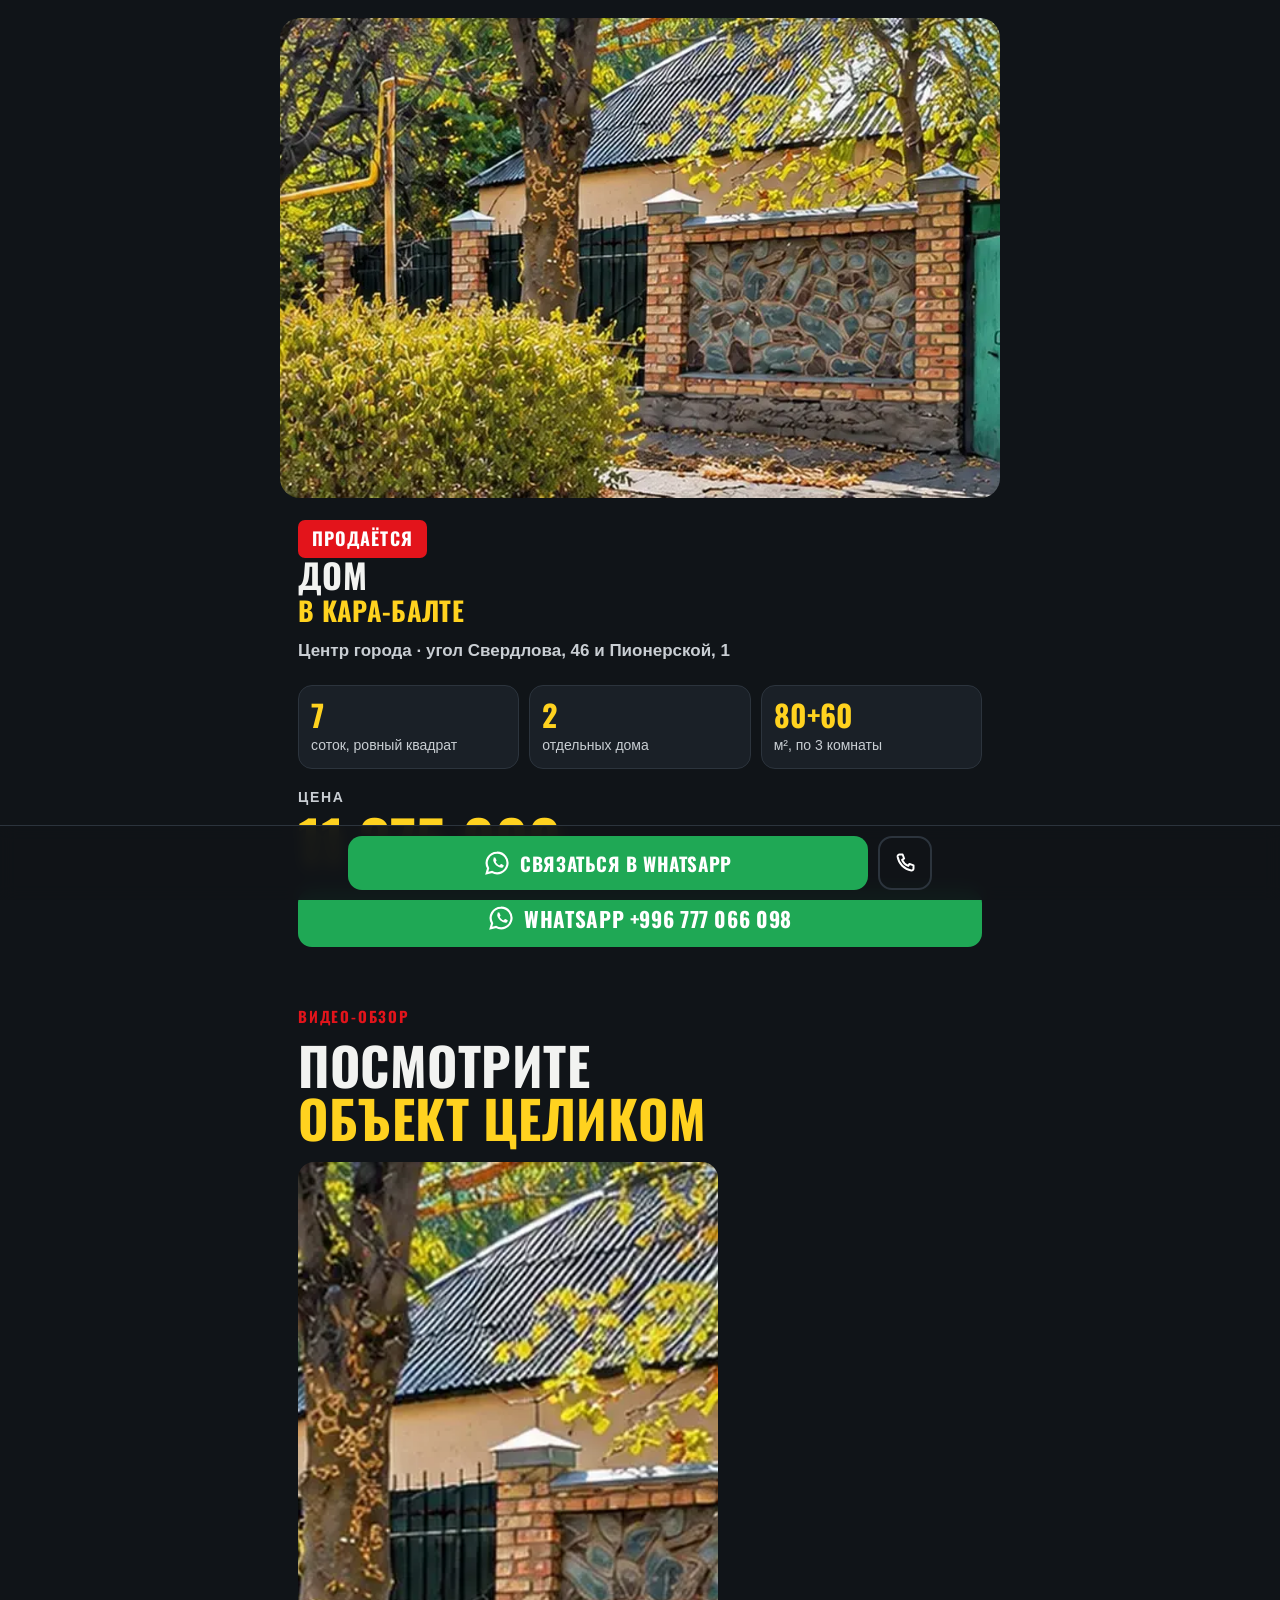
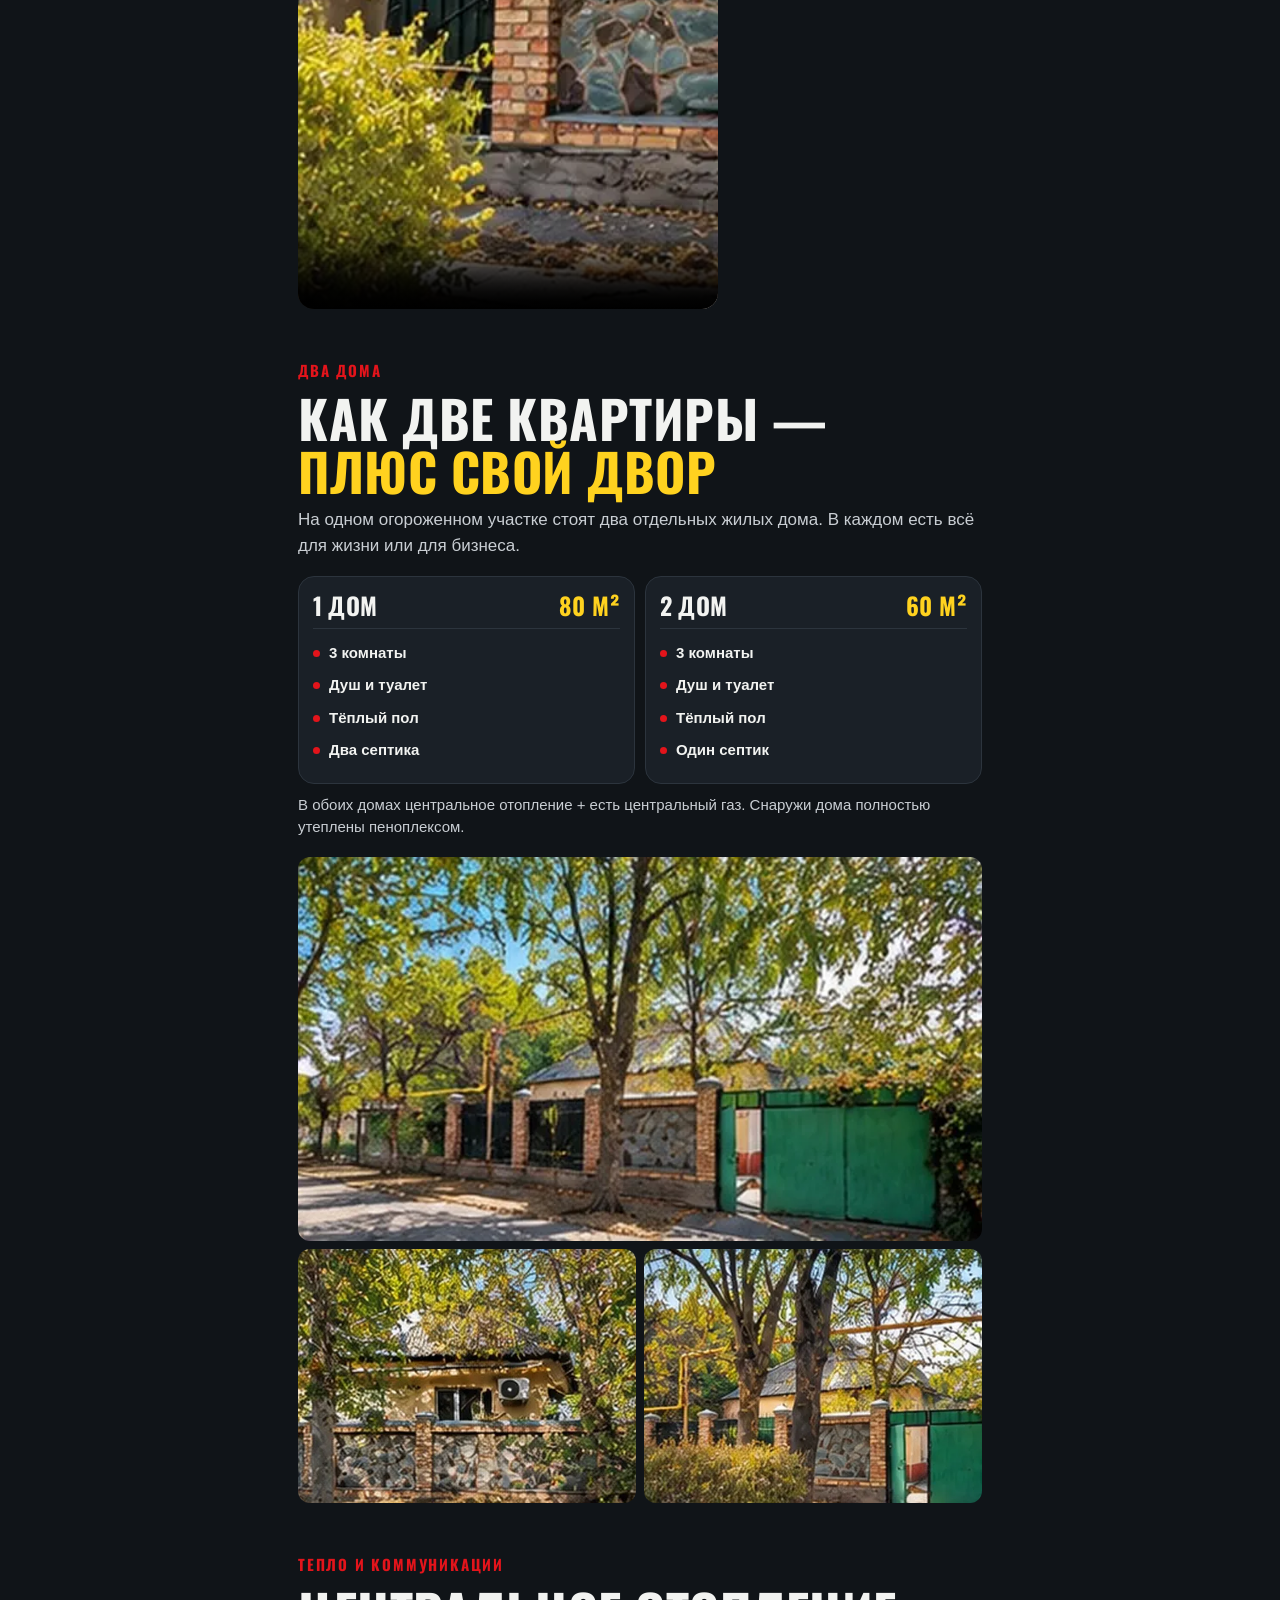
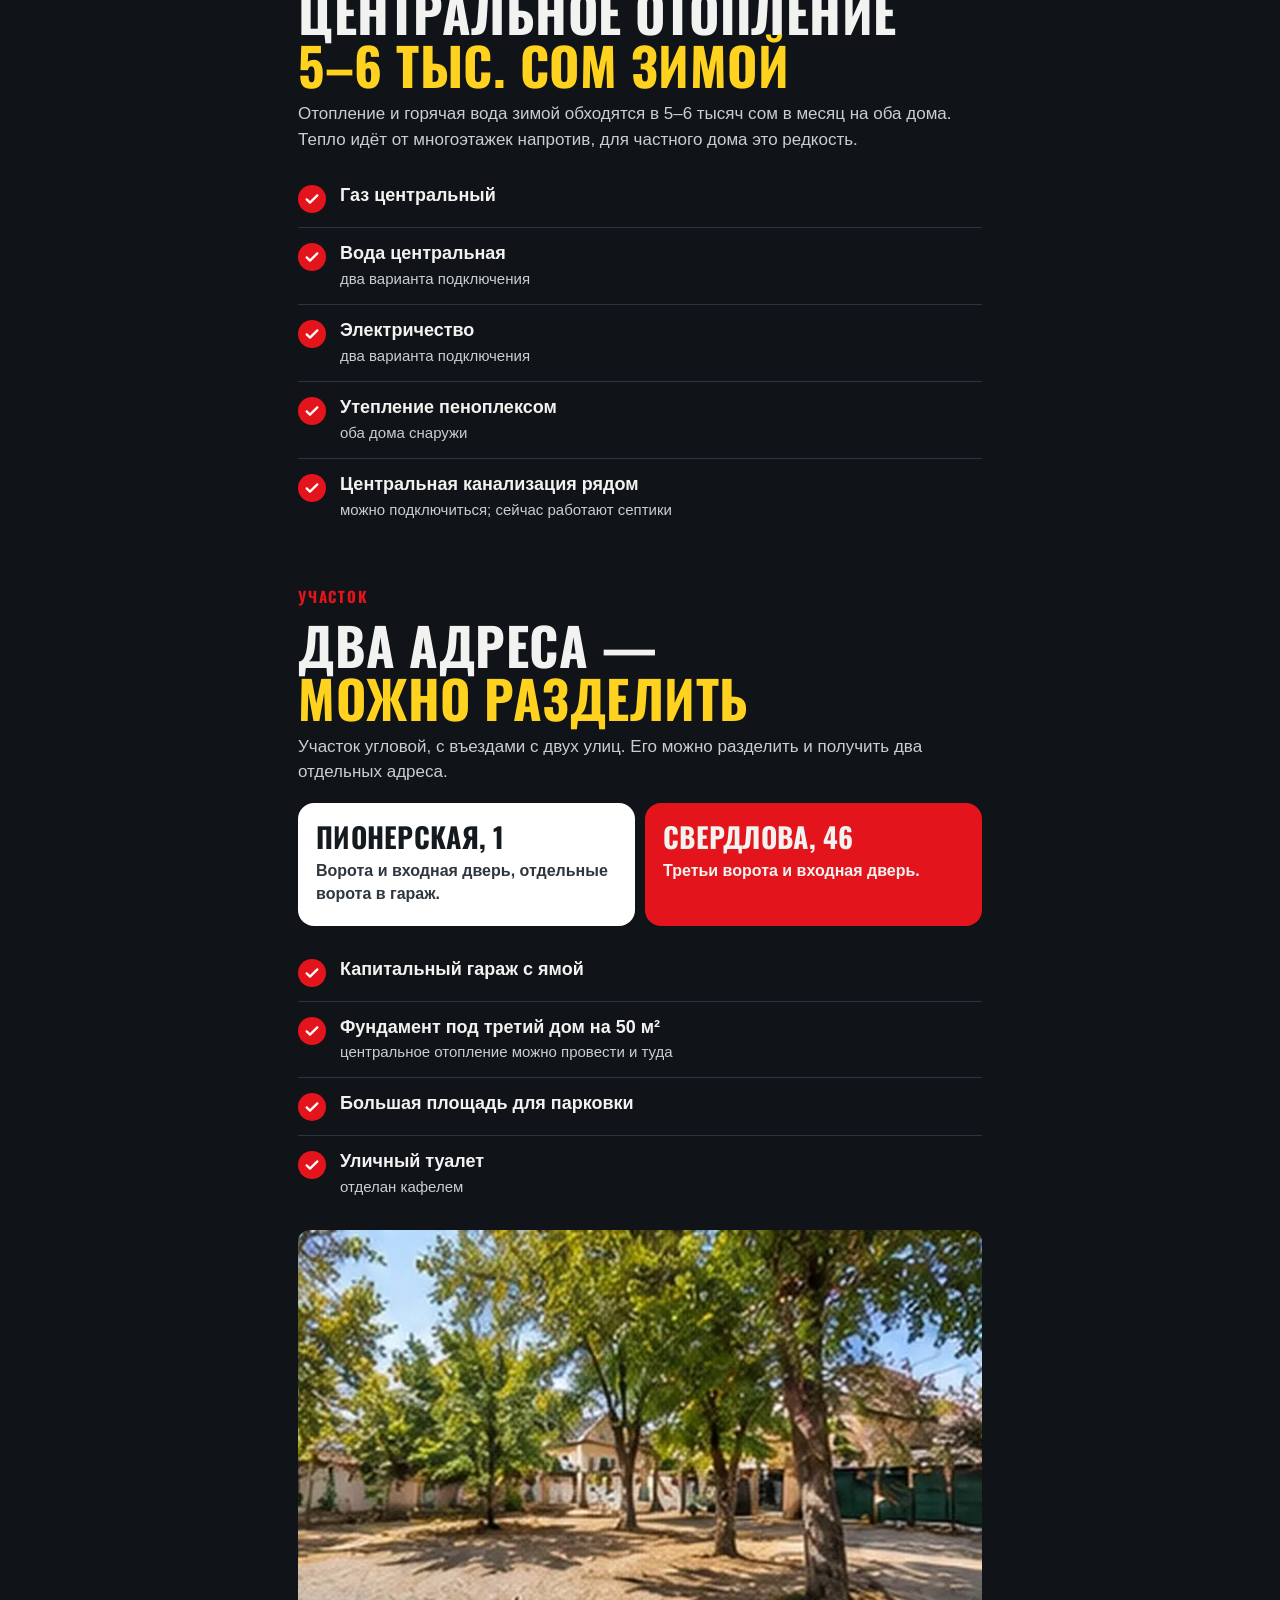
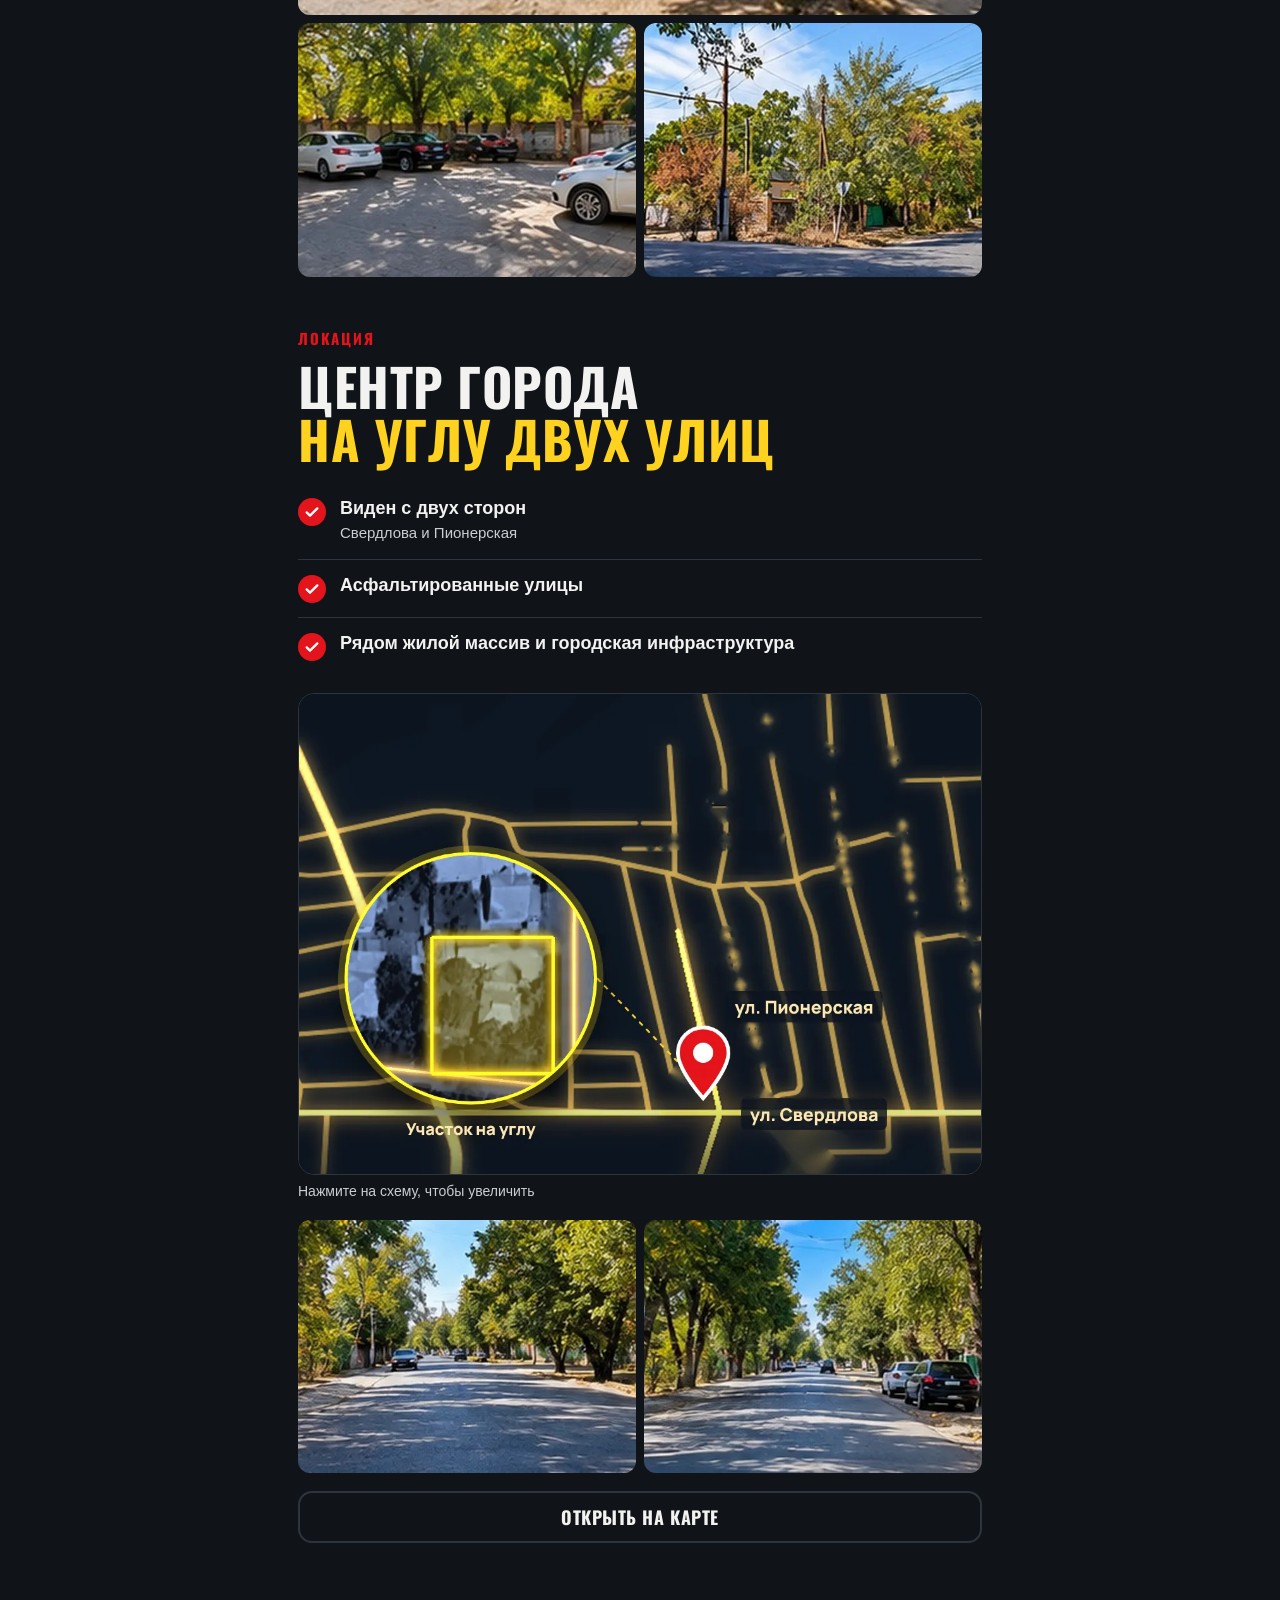
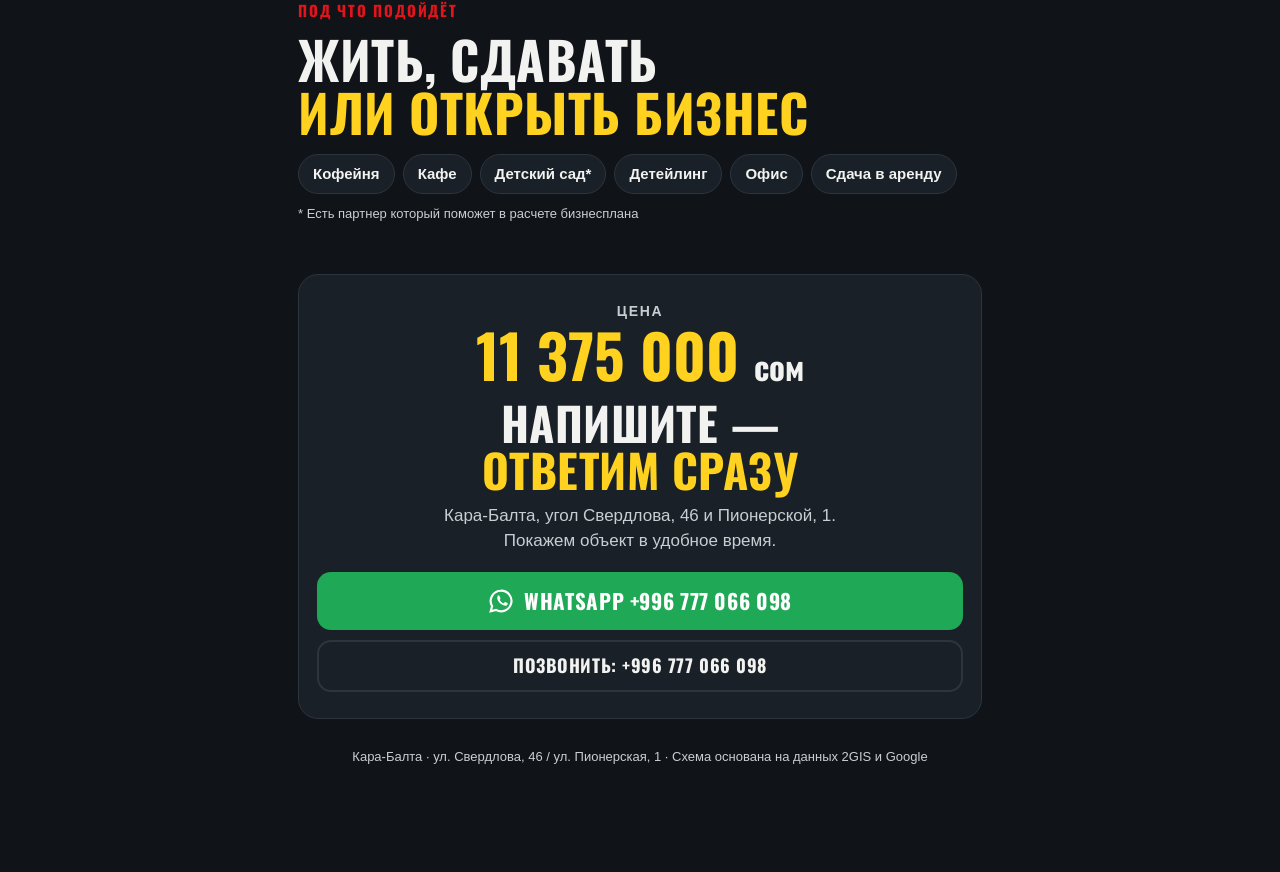
<file: index.html>
<!doctype html>
<html lang="ru">
<head>
<meta charset="utf-8">
<meta name="viewport" content="width=device-width,initial-scale=1,viewport-fit=cover">
<title>Продаётся дом в Кара-Балте — ул. Свердлова, 46</title>
<meta name="description" content="Угловой участок 7 соток, два дома 80 и 60 м², центральное отопление и газ. Кара-Балта, ул. Свердлова, 46, угол Пионерской. Цена 11 375 000 сом.">
<meta property="og:title" content="Продаётся дом в Кара-Балте">
<meta property="og:description" content="Угловой участок 7 соток · два дома 80 + 60 м² · центр города. Цена 11 375 000 сом.">
<meta property="og:image" content="og.jpg">
<meta property="og:type" content="website">
<meta name="theme-color" content="#101418">
<link rel="preload" href="oswald-700.woff2" as="font" type="font/woff2" crossorigin>
<link rel="preload" href="oswald-700-latin.woff2" as="font" type="font/woff2" crossorigin>
<link rel="preload" href="hero.webp" as="image">

<!-- Meta Pixel: вставьте сюда код пикселя из Events Manager, если нужна аналитика -->

<style>
@font-face{font-family:Oswald;src:url(oswald-700.woff2) format("woff2");font-weight:700;font-display:swap;unicode-range:U+0400-04FF}
@font-face{font-family:Oswald;src:url(oswald-700-latin.woff2) format("woff2");font-weight:700;font-display:swap;unicode-range:U+0000-00FF,U+2013,U+2014,U+00B2}
:root{--red:#E3141B;--yel:#FFD21F;--bg:#101418;--card:#1A2027;--line:#2C343D;--txt:#F2F3F1;--sub:#C9CED3;--wa:#1FA855}
*{box-sizing:border-box;margin:0;padding:0}
html{-webkit-text-size-adjust:100%}
body{background:var(--bg);color:var(--txt);font:500 17px/1.5 -apple-system,BlinkMacSystemFont,"Segoe UI",Roboto,Arial,sans-serif;padding-bottom:96px}
img{display:block;max-width:100%;height:auto}
a{color:inherit}
.wrap{max-width:720px;margin:0 auto;padding:0 18px}
.H{font-family:Oswald,Impact,"Arial Narrow",sans-serif;font-weight:700;text-transform:uppercase;line-height:1.02;letter-spacing:.01em}
.y{color:var(--yel)}
.plate{display:inline-block;background:var(--red);color:#fff;font-family:Oswald,Impact,sans-serif;font-weight:700;text-transform:uppercase;letter-spacing:.06em;font-size:18px;padding:5px 14px 6px;border-radius:7px}

/* hero */
.hero{position:relative}
.hero img{width:100%;aspect-ratio:3/2;max-height:62vh;object-fit:cover;object-position:45% 60%}
.hero-txt{padding:22px 0 8px}
.hero h1{font-size:clamp(44px,12.5vw,84px);margin-top:14px}
h1 span{display:block;color:var(--yel);font-size:.78em;margin-top:4px}
.addr{margin-top:14px;font-weight:700;color:var(--sub);font-size:17px}

.facts{display:grid;grid-template-columns:repeat(3,1fr);gap:10px;margin:22px 0 6px}
.fact{background:var(--card);border:1px solid var(--line);border-radius:14px;padding:14px 12px}
.fact b{display:block;font-family:Oswald,Impact,sans-serif;font-size:30px;line-height:1;color:var(--yel)}
.fact small{display:block;margin-top:6px;font-size:14px;color:var(--sub);line-height:1.3}

.btn{display:flex;align-items:center;justify-content:center;gap:10px;width:100%;min-height:58px;border-radius:14px;background:var(--wa);color:#fff;text-decoration:none;font-family:Oswald,Impact,sans-serif;font-weight:700;font-size:21px;text-transform:uppercase;letter-spacing:.03em}
.btn svg{width:26px;height:26px;flex:none}
.btn.ghost{background:transparent;border:2px solid var(--line);color:var(--txt);font-size:18px;min-height:52px}
.cta{margin:18px 0 6px;display:grid;gap:10px}

/* sections */
section{padding:44px 0 6px}
.kick{font-family:Oswald,Impact,sans-serif;font-weight:700;font-size:15px;letter-spacing:.12em;text-transform:uppercase;color:var(--red);margin-bottom:10px}
h2{font-size:clamp(32px,8.5vw,52px)}
.lead{color:var(--sub);margin-top:10px;font-size:17px}

.pts{list-style:none;margin-top:18px}
.pts li{display:flex;gap:14px;align-items:flex-start;padding:14px 0;border-bottom:1px solid var(--line)}
.pts li:last-child{border-bottom:0}
.ck{flex:none;width:28px;height:28px;border-radius:50%;background:var(--red);display:flex;align-items:center;justify-content:center;margin-top:1px}
.ck svg{width:16px;height:16px}
.pts b{display:block;font-weight:700;font-size:18px;line-height:1.3}
.pts small{display:block;color:var(--sub);font-size:15px;margin-top:2px}

.gal{display:grid;grid-template-columns:1fr 1fr;gap:8px;margin-top:18px}
.gal img{width:100%;aspect-ratio:4/3;object-fit:cover;border-radius:12px;background:var(--card)}
.gal .wide{grid-column:1/-1;aspect-ratio:16/9}
.cap{font-size:14px;color:var(--sub);margin-top:6px}

.map{margin-top:18px;border-radius:16px;overflow:hidden;border:1px solid var(--line)}
.map img{width:100%;aspect-ratio:1080/760;object-fit:cover}

.two{display:grid;gap:10px;margin-top:18px}
.box{border-radius:16px;padding:20px 18px}
.box h3{font-size:28px}
.box p{margin-top:8px;font-weight:600;font-size:16px;line-height:1.45}
.box.red{background:var(--red)}
.box.white{background:#fff;color:#151A1F}
.box.white p{color:#2E363E}
.chips{display:flex;flex-wrap:wrap;gap:8px;margin-top:16px}
.chips span{font-weight:700;font-size:15px;padding:8px 14px;border-radius:999px;background:var(--card);border:1px solid var(--line)}
.note{font-size:13px;color:var(--sub);margin-top:10px}

.houses{display:grid;grid-template-columns:1fr 1fr;gap:10px;margin-top:18px}
.house{background:var(--card);border:1px solid var(--line);border-radius:16px;padding:16px 14px}
.hh{display:flex;justify-content:space-between;align-items:baseline;border-bottom:1px solid var(--line);padding-bottom:10px;margin-bottom:8px}
.hh b{font-size:24px}.hh span{font-size:24px}
.house ul{list-style:none}.house li{font-weight:600;font-size:15px;padding:5px 0 5px 16px;position:relative}
.house li:before{content:"";position:absolute;left:0;top:13px;width:7px;height:7px;border-radius:50%;background:var(--red)}
.vid{margin-top:18px;border-radius:16px;overflow:hidden;background:#000;max-width:420px}
.vid video{display:block;width:100%;aspect-ratio:9/16;object-fit:cover}
.price{margin:18px 0 0}.price small{display:block;font-weight:700;font-size:14px;letter-spacing:.12em;text-transform:uppercase;color:var(--sub)}.price b{display:block;font-family:Oswald,Impact,sans-serif;font-weight:700;font-size:clamp(40px,11vw,60px);line-height:1.05;color:var(--yel)}.price b span{font-size:.55em;color:var(--txt)}
.final{margin-top:44px;background:var(--card);border:1px solid var(--line);border-radius:20px;padding:26px 18px 20px;text-align:center}
.final h2{font-size:clamp(30px,8vw,46px)}
.final p{color:var(--sub);margin:10px 0 18px}
footer{padding:28px 0 10px;color:var(--sub);font-size:13px;text-align:center}

/* sticky bar */
.sticky{position:fixed;left:0;right:0;bottom:0;z-index:10;padding:10px 14px calc(10px + env(safe-area-inset-bottom));background:rgba(16,20,24,.94);backdrop-filter:blur(8px);-webkit-backdrop-filter:blur(8px);border-top:1px solid var(--line);display:flex;gap:10px}
.sticky .btn{min-height:54px;font-size:19px}
.sticky .call{flex:none;width:54px;min-height:54px;border-radius:14px;border:2px solid var(--line);display:flex;align-items:center;justify-content:center}
.sticky .call svg{width:24px;height:24px}

@media(min-width:760px){
  .hero{max-width:720px;margin:18px auto 0;border-radius:20px;overflow:hidden}
  .two{grid-template-columns:1fr 1fr}
  .sticky{justify-content:center}.sticky .btn{max-width:520px}
}
</style>
</head>
<body>

<svg width="0" height="0" style="position:absolute" aria-hidden="true"><defs>
<symbol id="chk" viewBox="0 0 24 24"><path d="M4 12.5l5 5L20 6.5" fill="none" stroke="#fff" stroke-width="3.4" stroke-linecap="round" stroke-linejoin="round"/></symbol>
<symbol id="wa" viewBox="0 0 24 24"><path d="M12 2.5a9.5 9.5 0 0 0-8.2 14.3L2.5 21.5l4.9-1.3A9.5 9.5 0 1 0 12 2.5z" fill="none" stroke="#fff" stroke-width="2"/><path d="M8.6 7.6c.3-.6.6-.6.9-.6h.6c.2 0 .4 0 .6.5l.8 1.9c.1.2.1.4 0 .6l-.5.7c-.1.2-.2.3 0 .6.4.8 1.6 2.2 3.1 2.8.3.1.4.1.6-.1l.7-.9c.2-.2.4-.2.6-.1l1.8.9c.3.1.4.2.4.4 0 .9-.6 1.8-1.5 2-1.9.4-6.5-1.6-8-5.9-.4-1.2 0-2.3.4-2.8z" fill="#fff"/></symbol>
<symbol id="tel" viewBox="0 0 24 24"><path d="M6.6 3.5h3l1.5 4-2 1.3a11 11 0 0 0 6.1 6.1l1.3-2 4 1.5v3a2 2 0 0 1-2.2 2A16.5 16.5 0 0 1 4.6 5.7a2 2 0 0 1 2-2.2z" fill="none" stroke="#fff" stroke-width="2" stroke-linejoin="round"/></symbol>
</defs></svg>

<header class="hero">
  <img src="hero.webp" width="1200" height="900" alt="Дом на ул. Свердлова, 46 в Кара-Балте — фасад и ворота" fetchpriority="high">
</header>

<main class="wrap">
  <div class="hero-txt">
    <span class="plate">Продаётся</span>
    <h1 class="H">Дом <span>в Кара-Балте</span></h1>
    <div class="addr">Центр города · угол Свердлова, 46 и Пионерской, 1</div>

    <div class="facts">
      <div class="fact"><b>7</b><small>соток, ровный квадрат</small></div>
      <div class="fact"><b>2</b><small>отдельных дома</small></div>
      <div class="fact"><b>80+60</b><small>м², по 3 комнаты</small></div>
    </div>

    <div class="price"><small>Цена</small><b>11 375 000 <span>сом</span></b></div>

    <div class="cta">
      <a class="btn js-wa" href="https://wa.me/996777066098"><svg><use href="#wa"/></svg>WhatsApp +996 777 066 098</a>
    </div>
  </div>

  <section id="video" hidden>
    <div class="kick">Видео-обзор</div>
    <h2 class="H">Посмотрите<br><span class="y">объект целиком</span></h2>
    <div class="vid"><video src="video.mp4" poster="hero.webp" controls playsinline preload="none"></video></div>
  </section>

  <section>
    <div class="kick">Два дома</div>
    <h2 class="H">Как две квартиры —<br><span class="y">плюс свой двор</span></h2>
    <p class="lead">На одном огороженном участке стоят два отдельных жилых дома. В каждом есть всё для жизни или для бизнеса.</p>
    <div class="houses">
      <div class="house">
        <div class="hh"><b class="H">1 Дом</b><span class="H y">80 м²</span></div>
        <ul>
          <li>3 комнаты</li><li>Душ и туалет</li><li>Тёплый пол</li><li>Два септика</li>
        </ul>
      </div>
      <div class="house">
        <div class="hh"><b class="H">2 Дом</b><span class="H y">60 м²</span></div>
        <ul>
          <li>3 комнаты</li><li>Душ и туалет</li><li>Тёплый пол</li><li>Один септик</li>
        </ul>
      </div>
    </div>
    <p class="note" style="font-size:15px">В обоих домах центральное отопление + есть центральный газ. Снаружи дома полностью утеплены пеноплексом.</p>
    <div class="gal">
      <img class="wide" src="gate1.webp" width="800" height="447" loading="lazy" alt="Фасад и забор со стороны улицы">
      <img src="ac.webp" width="800" height="447" loading="lazy" alt="Один из домов">
      <img src="gate2.webp" width="800" height="447" loading="lazy" alt="Ворота и вход">
    </div>
  </section>

  <section>
    <div class="kick">Тепло и коммуникации</div>
    <h2 class="H">Центральное отопление<br><span class="y">5–6 тыс. сом зимой</span></h2>
    <p class="lead">Отопление и горячая вода зимой обходятся в 5–6 тысяч сом в месяц на оба дома. Тепло идёт от многоэтажек напротив, для частного дома это редкость.</p>
    <ul class="pts">
      <li><span class="ck"><svg><use href="#chk"/></svg></span><div><b>Газ центральный</b></div></li>
      <li><span class="ck"><svg><use href="#chk"/></svg></span><div><b>Вода центральная</b><small>два варианта подключения</small></div></li>
      <li><span class="ck"><svg><use href="#chk"/></svg></span><div><b>Электричество</b><small>два варианта подключения</small></div></li>
      <li><span class="ck"><svg><use href="#chk"/></svg></span><div><b>Утепление пеноплексом</b><small>оба дома снаружи</small></div></li>
      <li><span class="ck"><svg><use href="#chk"/></svg></span><div><b>Центральная канализация рядом</b><small>можно подключиться; сейчас работают септики</small></div></li>
    </ul>
  </section>

  <section>
    <div class="kick">Участок</div>
    <h2 class="H">Два адреса —<br><span class="y">можно разделить</span></h2>
    <p class="lead">Участок угловой, с въездами с двух улиц. Его можно разделить и получить два отдельных адреса.</p>
    <div class="two">
      <div class="box white"><h3 class="H">Пионерская, 1</h3><p>Ворота и входная дверь, отдельные ворота в гараж.</p></div>
      <div class="box red"><h3 class="H">Свердлова, 46</h3><p>Третьи ворота и входная дверь.</p></div>
    </div>
    <ul class="pts">
      <li><span class="ck"><svg><use href="#chk"/></svg></span><div><b>Капитальный гараж с ямой</b></div></li>
      <li><span class="ck"><svg><use href="#chk"/></svg></span><div><b>Фундамент под третий дом на 50 м²</b><small>центральное отопление можно провести и туда</small></div></li>
      <li><span class="ck"><svg><use href="#chk"/></svg></span><div><b>Большая площадь для парковки</b></div></li>
      <li><span class="ck"><svg><use href="#chk"/></svg></span><div><b>Уличный туалет</b><small>отделан кафелем</small></div></li>
    </ul>
    <div class="gal">
      <img class="wide" src="yard.webp" width="800" height="401" loading="lazy" alt="Двор">
      <img src="park.webp" width="800" height="401" loading="lazy" alt="Место для парковки">
      <img src="corner.webp" width="800" height="469" loading="lazy" alt="Угол Свердлова и Пионерской">
    </div>
  </section>

  <section>
    <div class="kick">Локация</div>
    <h2 class="H">Центр города<br><span class="y">на углу двух улиц</span></h2>
    <ul class="pts">
      <li><span class="ck"><svg><use href="#chk"/></svg></span><div><b>Виден с двух сторон</b><small>Свердлова и Пионерская</small></div></li>
      <li><span class="ck"><svg><use href="#chk"/></svg></span><div><b>Асфальтированные улицы</b></div></li>
      <li><span class="ck"><svg><use href="#chk"/></svg></span><div><b>Рядом жилой массив и городская инфраструктура</b></div></li>
    </ul>
    <a class="map" href="map-full.webp" style="display:block"><img src="map.webp" width="1080" height="760" loading="lazy" alt="Схема: участок на углу улиц Свердлова и Пионерской, Кара-Балта"></a>
    <p class="cap">Нажмите на схему, чтобы увеличить</p>
    <div class="gal">
      <img src="svd.webp" width="800" height="471" loading="lazy" alt="Улица Свердлова">
      <img src="pio.webp" width="800" height="455" loading="lazy" alt="Улица Пионерская">
    </div>
    <div class="cta"><a class="btn ghost" href="https://www.google.com/maps/search/?api=1&query=%D0%9A%D0%B0%D1%80%D0%B0-%D0%91%D0%B0%D0%BB%D1%82%D0%B0%2C%20%D1%83%D0%BB.%20%D0%A1%D0%B2%D0%B5%D1%80%D0%B4%D0%BB%D0%BE%D0%B2%D0%B0%2C%2046" target="_blank" rel="noopener">Открыть на карте</a></div>
  </section>

  <section>
    <div class="kick">Под что подойдёт</div>
    <h2 class="H">Жить, сдавать<br><span class="y">или открыть бизнес</span></h2>
    <div class="chips"><span>Кофейня</span><span>Кафе</span><span>Детский сад*</span><span>Детейлинг</span><span>Офис</span><span>Сдача в аренду</span></div>
    <p class="note">* Есть партнер который поможет в расчете бизнесплана</p>
  </section>

  <div class="final">
    <div class="price" style="text-align:center;margin:0"><small>Цена</small><b>11 375 000 <span>сом</span></b></div>
    <h2 class="H" style="margin-top:14px">Напишите —<br><span class="y">ответим сразу</span></h2>
    <p>Кара-Балта, угол Свердлова, 46 и Пионерской, 1.<br>Покажем объект в удобное время.</p>
    <div class="cta">
      <a class="btn js-wa" href="https://wa.me/996777066098"><svg><use href="#wa"/></svg>WhatsApp +996 777 066 098</a>
      <a class="btn ghost" href="tel:+996777066098">Позвонить: +996 777 066 098</a>
    </div>
  </div>

  <footer>Кара-Балта · ул. Свердлова, 46 / ул. Пионерская, 1 · Схема основана на данных 2GIS и Google</footer>
</main>

<div class="sticky">
  <a class="btn js-wa" href="https://wa.me/996777066098"><svg><use href="#wa"/></svg>Связаться в WhatsApp</a>
  <a class="call" href="tel:+996777066098" aria-label="Позвонить"><svg><use href="#tel"/></svg></a>
</div>

<script>
// Видео: показываем блок, только если файл video.mp4 лежит рядом
(function(){var v=document.querySelector('#video video');fetch('video.mp4',{method:'HEAD'}).then(function(r){if(r.ok)document.getElementById('video').hidden=false}).catch(function(){});})();
// Предзаполненное сообщение — запускает автоответ с ценой
(function(){
  var t=encodeURIComponent('Здравствуйте! Интересует дом под бизнес в Кара-Балте, ул. Свердлова, 46. Хочу узнать подробнее и договориться о просмотре.');
  document.querySelectorAll('.js-wa').forEach(function(a){
    a.href='https://wa.me/996777066098?text='+t;
    a.addEventListener('click',function(){ if(window.fbq) fbq('track','Contact'); });
  });
})();
</script>
</body>
</html>
</file>
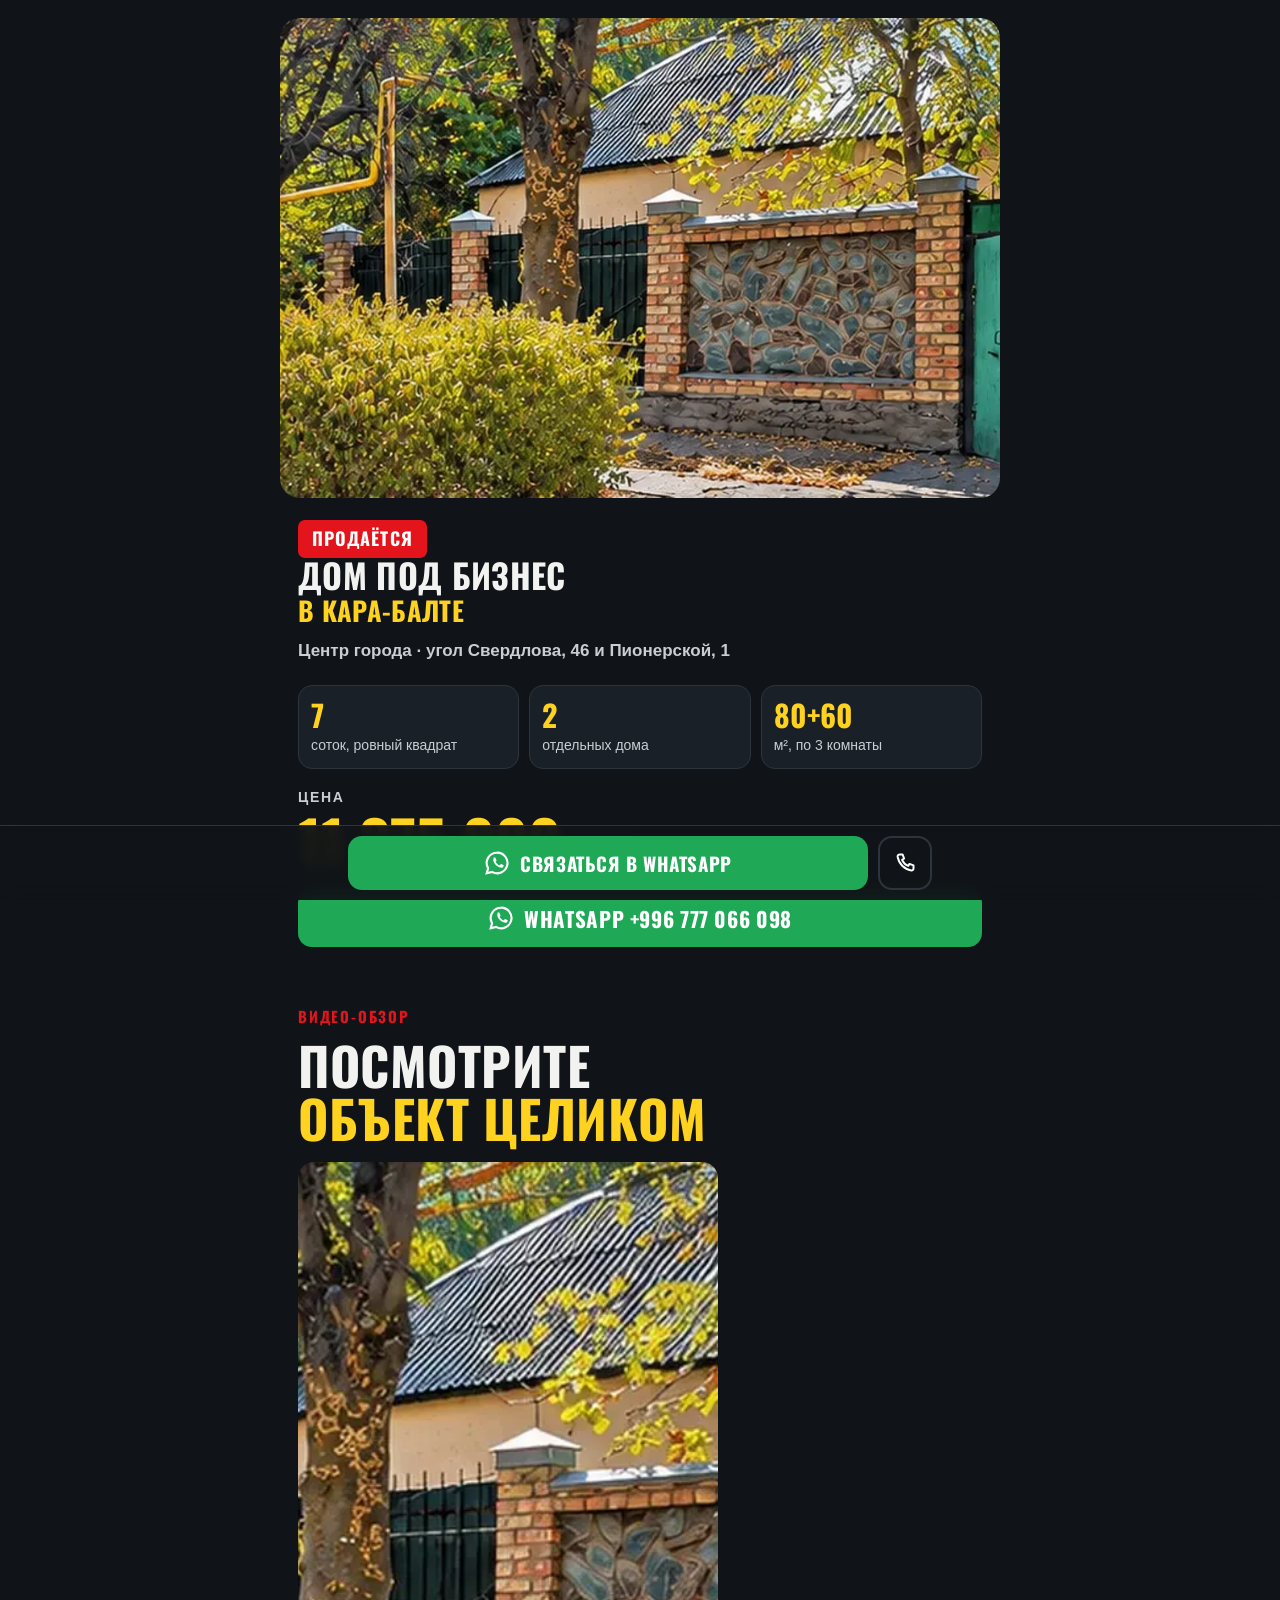
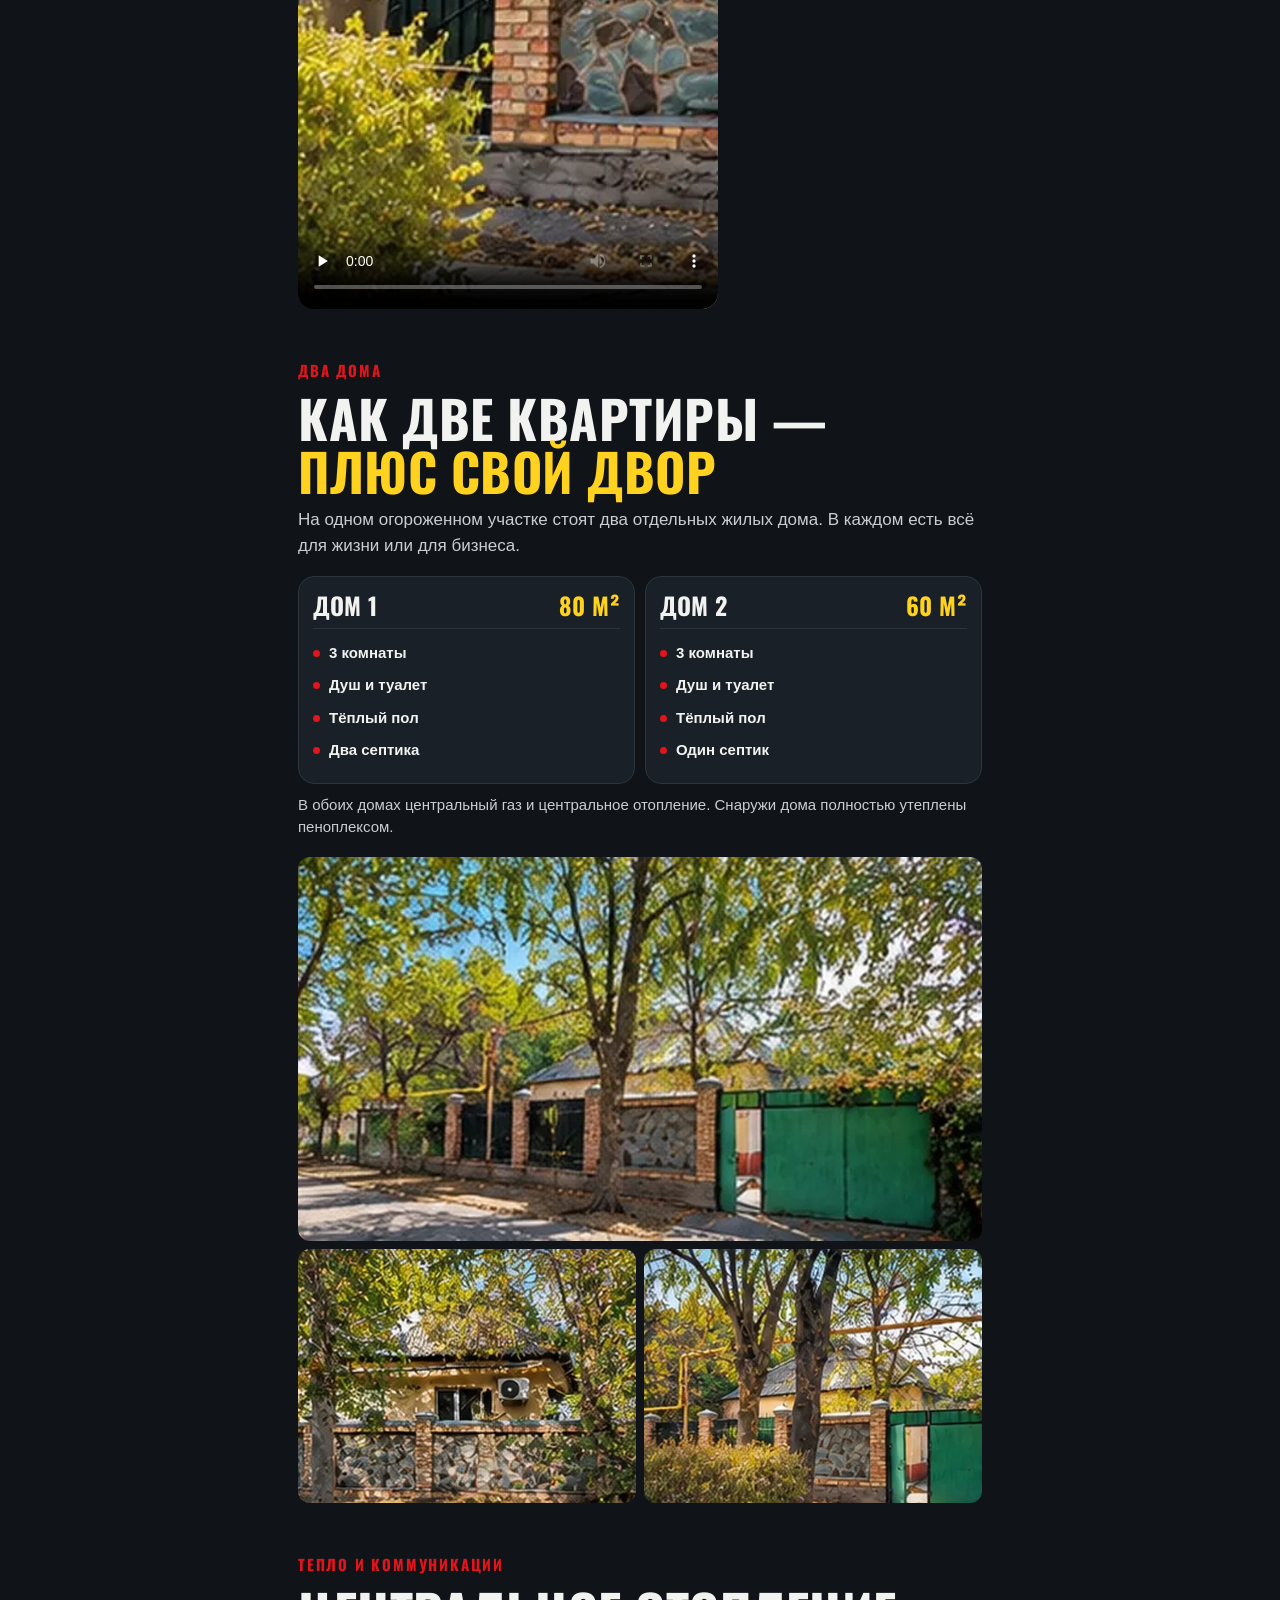
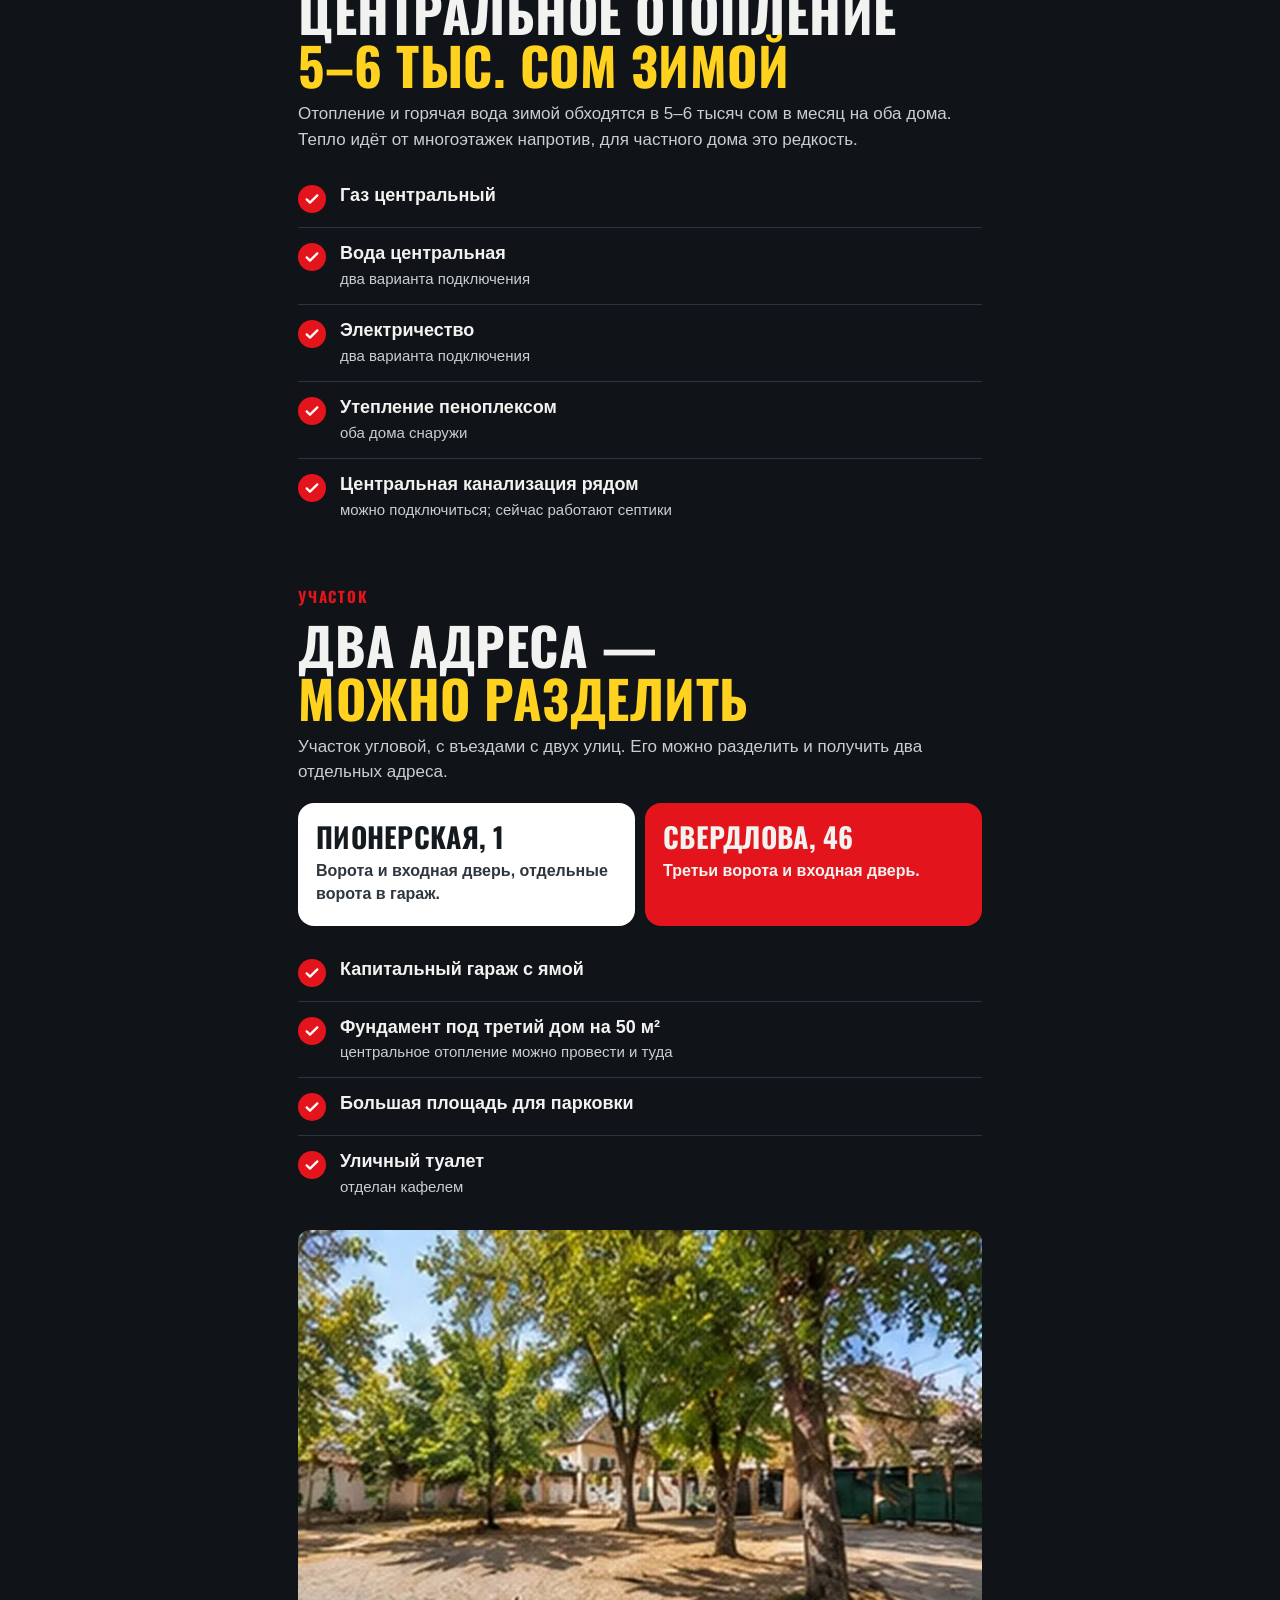
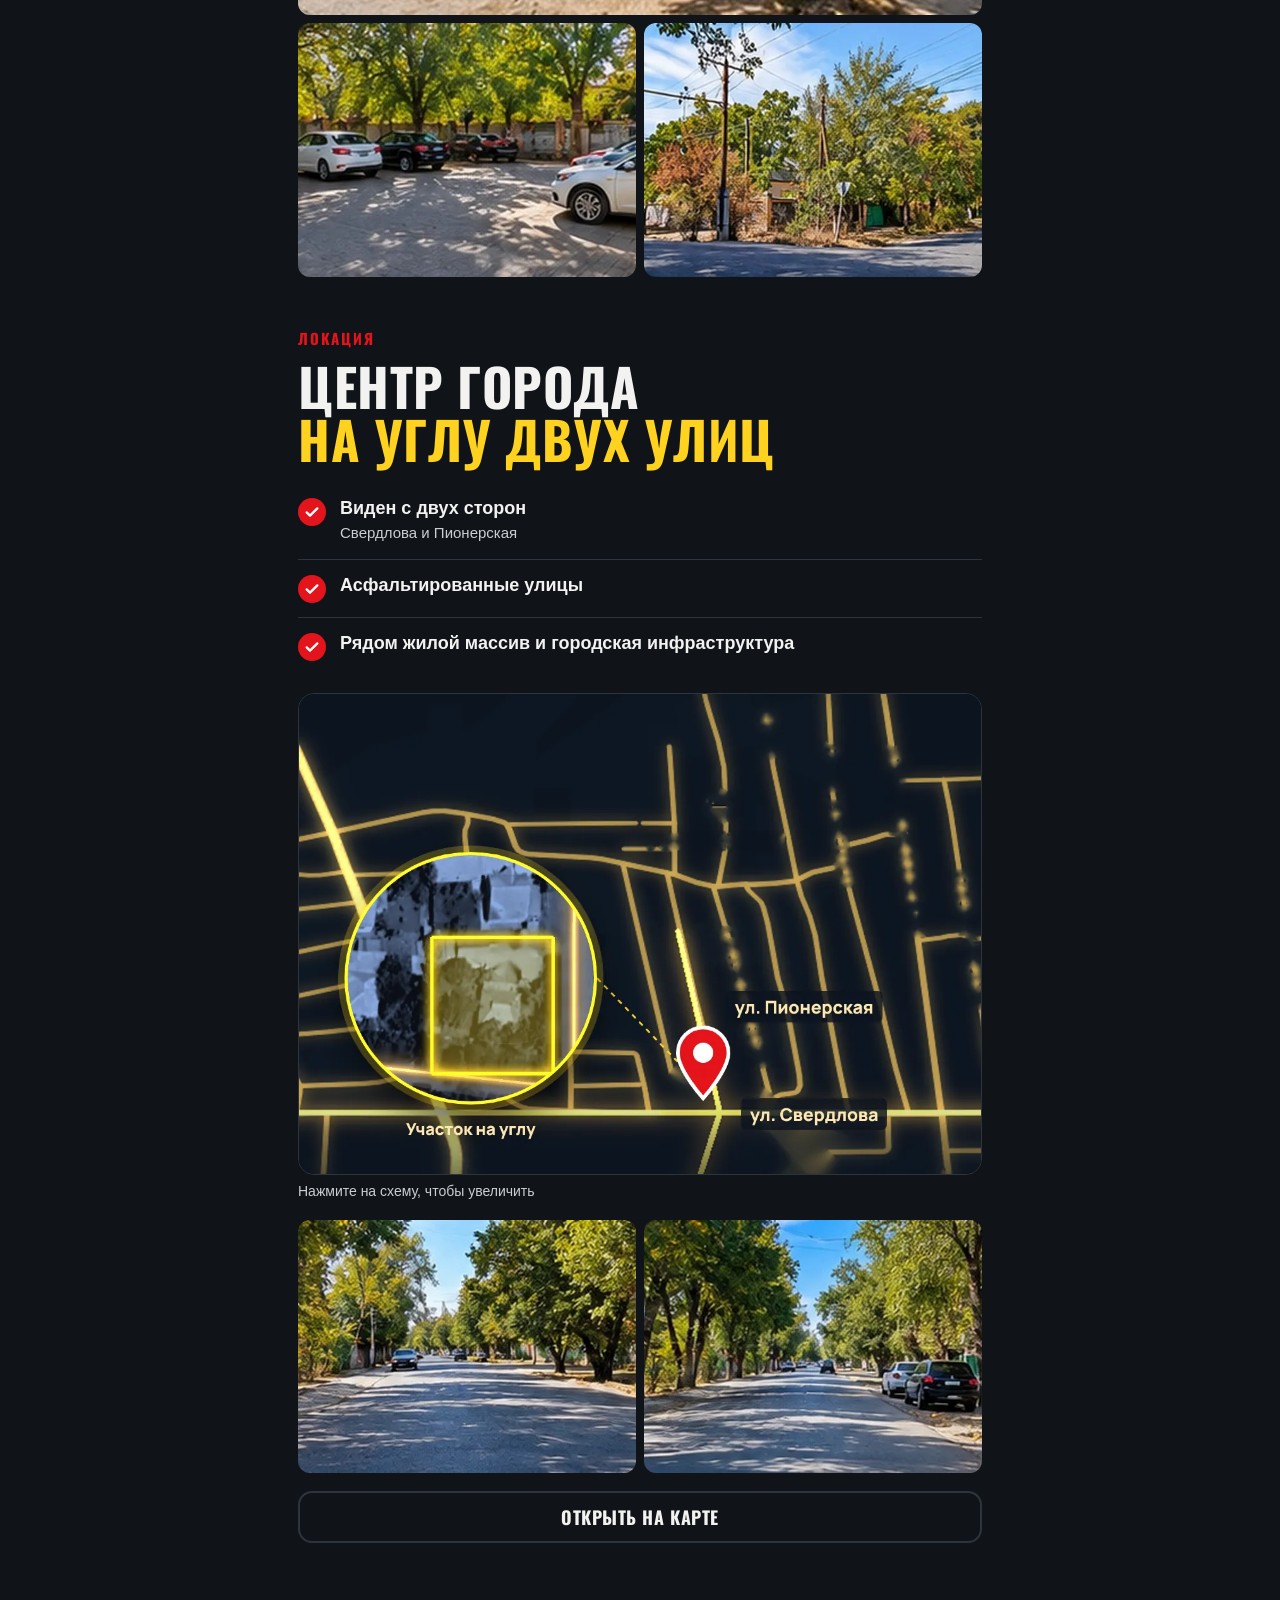
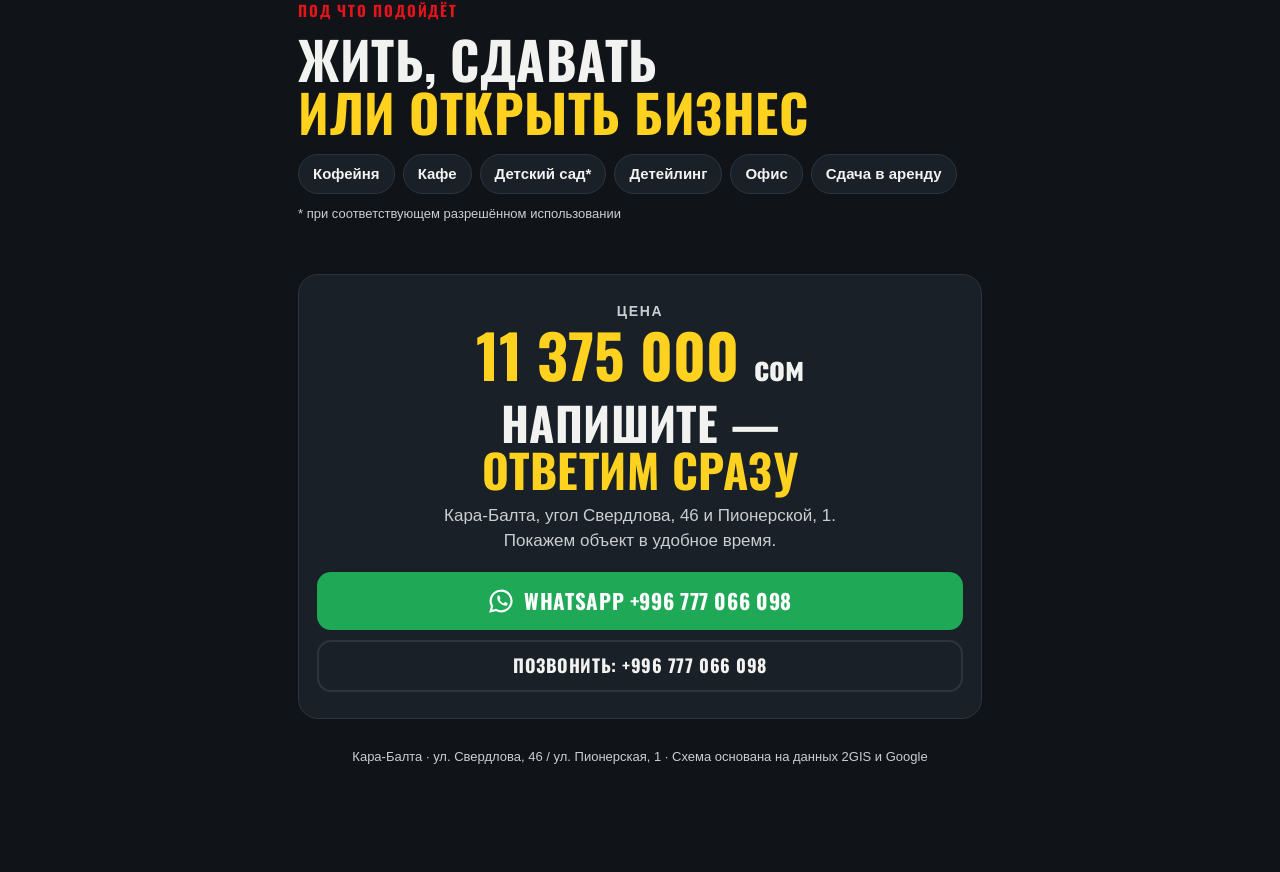
<file: domkb/index.html>
<!doctype html>
<html lang="ru">
<head>
<meta charset="utf-8">
<meta name="viewport" content="width=device-width,initial-scale=1,viewport-fit=cover">
<title>Продаётся дом под бизнес в Кара-Балте — ул. Свердлова, 46</title>
<meta name="description" content="Угловой участок 7 соток, два дома 80 и 60 м², центральное отопление и газ. Кара-Балта, ул. Свердлова, 46, угол Пионерской. Цена 11 375 000 сом.">
<meta property="og:title" content="Продаётся дом под бизнес в Кара-Балте">
<meta property="og:description" content="Угловой участок 7 соток · два дома 80 + 60 м² · центр города. Цена 11 375 000 сом.">
<meta property="og:image" content="og.jpg">
<meta property="og:type" content="website">
<meta name="theme-color" content="#101418">
<link rel="preload" href="oswald-700.woff2" as="font" type="font/woff2" crossorigin>
<link rel="preload" href="oswald-700-latin.woff2" as="font" type="font/woff2" crossorigin>
<link rel="preload" href="hero.webp" as="image">

<!-- Meta Pixel: вставьте сюда код пикселя из Events Manager, если нужна аналитика -->

<style>
@font-face{font-family:Oswald;src:url(oswald-700.woff2) format("woff2");font-weight:700;font-display:swap;unicode-range:U+0400-04FF}
@font-face{font-family:Oswald;src:url(oswald-700-latin.woff2) format("woff2");font-weight:700;font-display:swap;unicode-range:U+0000-00FF,U+2013,U+2014,U+00B2}
:root{--red:#E3141B;--yel:#FFD21F;--bg:#101418;--card:#1A2027;--line:#2C343D;--txt:#F2F3F1;--sub:#C9CED3;--wa:#1FA855}
*{box-sizing:border-box;margin:0;padding:0}
html{-webkit-text-size-adjust:100%}
body{background:var(--bg);color:var(--txt);font:500 17px/1.5 -apple-system,BlinkMacSystemFont,"Segoe UI",Roboto,Arial,sans-serif;padding-bottom:96px}
img{display:block;max-width:100%;height:auto}
a{color:inherit}
.wrap{max-width:720px;margin:0 auto;padding:0 18px}
.H{font-family:Oswald,Impact,"Arial Narrow",sans-serif;font-weight:700;text-transform:uppercase;line-height:1.02;letter-spacing:.01em}
.y{color:var(--yel)}
.plate{display:inline-block;background:var(--red);color:#fff;font-family:Oswald,Impact,sans-serif;font-weight:700;text-transform:uppercase;letter-spacing:.06em;font-size:18px;padding:5px 14px 6px;border-radius:7px}

/* hero */
.hero{position:relative}
.hero img{width:100%;aspect-ratio:3/2;max-height:62vh;object-fit:cover;object-position:45% 60%}
.hero-txt{padding:22px 0 8px}
.hero h1{font-size:clamp(44px,12.5vw,84px);margin-top:14px}
h1 span{display:block;color:var(--yel);font-size:.78em;margin-top:4px}
.addr{margin-top:14px;font-weight:700;color:var(--sub);font-size:17px}

.facts{display:grid;grid-template-columns:repeat(3,1fr);gap:10px;margin:22px 0 6px}
.fact{background:var(--card);border:1px solid var(--line);border-radius:14px;padding:14px 12px}
.fact b{display:block;font-family:Oswald,Impact,sans-serif;font-size:30px;line-height:1;color:var(--yel)}
.fact small{display:block;margin-top:6px;font-size:14px;color:var(--sub);line-height:1.3}

.btn{display:flex;align-items:center;justify-content:center;gap:10px;width:100%;min-height:58px;border-radius:14px;background:var(--wa);color:#fff;text-decoration:none;font-family:Oswald,Impact,sans-serif;font-weight:700;font-size:21px;text-transform:uppercase;letter-spacing:.03em}
.btn svg{width:26px;height:26px;flex:none}
.btn.ghost{background:transparent;border:2px solid var(--line);color:var(--txt);font-size:18px;min-height:52px}
.cta{margin:18px 0 6px;display:grid;gap:10px}

/* sections */
section{padding:44px 0 6px}
.kick{font-family:Oswald,Impact,sans-serif;font-weight:700;font-size:15px;letter-spacing:.12em;text-transform:uppercase;color:var(--red);margin-bottom:10px}
h2{font-size:clamp(32px,8.5vw,52px)}
.lead{color:var(--sub);margin-top:10px;font-size:17px}

.pts{list-style:none;margin-top:18px}
.pts li{display:flex;gap:14px;align-items:flex-start;padding:14px 0;border-bottom:1px solid var(--line)}
.pts li:last-child{border-bottom:0}
.ck{flex:none;width:28px;height:28px;border-radius:50%;background:var(--red);display:flex;align-items:center;justify-content:center;margin-top:1px}
.ck svg{width:16px;height:16px}
.pts b{display:block;font-weight:700;font-size:18px;line-height:1.3}
.pts small{display:block;color:var(--sub);font-size:15px;margin-top:2px}

.gal{display:grid;grid-template-columns:1fr 1fr;gap:8px;margin-top:18px}
.gal img{width:100%;aspect-ratio:4/3;object-fit:cover;border-radius:12px;background:var(--card)}
.gal .wide{grid-column:1/-1;aspect-ratio:16/9}
.cap{font-size:14px;color:var(--sub);margin-top:6px}

.map{margin-top:18px;border-radius:16px;overflow:hidden;border:1px solid var(--line)}
.map img{width:100%;aspect-ratio:1080/760;object-fit:cover}

.two{display:grid;gap:10px;margin-top:18px}
.box{border-radius:16px;padding:20px 18px}
.box h3{font-size:28px}
.box p{margin-top:8px;font-weight:600;font-size:16px;line-height:1.45}
.box.red{background:var(--red)}
.box.white{background:#fff;color:#151A1F}
.box.white p{color:#2E363E}
.chips{display:flex;flex-wrap:wrap;gap:8px;margin-top:16px}
.chips span{font-weight:700;font-size:15px;padding:8px 14px;border-radius:999px;background:var(--card);border:1px solid var(--line)}
.note{font-size:13px;color:var(--sub);margin-top:10px}

.houses{display:grid;grid-template-columns:1fr 1fr;gap:10px;margin-top:18px}
.house{background:var(--card);border:1px solid var(--line);border-radius:16px;padding:16px 14px}
.hh{display:flex;justify-content:space-between;align-items:baseline;border-bottom:1px solid var(--line);padding-bottom:10px;margin-bottom:8px}
.hh b{font-size:24px}.hh span{font-size:24px}
.house ul{list-style:none}.house li{font-weight:600;font-size:15px;padding:5px 0 5px 16px;position:relative}
.house li:before{content:"";position:absolute;left:0;top:13px;width:7px;height:7px;border-radius:50%;background:var(--red)}
.vid{margin-top:18px;border-radius:16px;overflow:hidden;background:#000;max-width:420px}
.vid video{display:block;width:100%;aspect-ratio:9/16;object-fit:cover}
.price{margin:18px 0 0}.price small{display:block;font-weight:700;font-size:14px;letter-spacing:.12em;text-transform:uppercase;color:var(--sub)}.price b{display:block;font-family:Oswald,Impact,sans-serif;font-weight:700;font-size:clamp(40px,11vw,60px);line-height:1.05;color:var(--yel)}.price b span{font-size:.55em;color:var(--txt)}
.final{margin-top:44px;background:var(--card);border:1px solid var(--line);border-radius:20px;padding:26px 18px 20px;text-align:center}
.final h2{font-size:clamp(30px,8vw,46px)}
.final p{color:var(--sub);margin:10px 0 18px}
footer{padding:28px 0 10px;color:var(--sub);font-size:13px;text-align:center}

/* sticky bar */
.sticky{position:fixed;left:0;right:0;bottom:0;z-index:10;padding:10px 14px calc(10px + env(safe-area-inset-bottom));background:rgba(16,20,24,.94);backdrop-filter:blur(8px);-webkit-backdrop-filter:blur(8px);border-top:1px solid var(--line);display:flex;gap:10px}
.sticky .btn{min-height:54px;font-size:19px}
.sticky .call{flex:none;width:54px;min-height:54px;border-radius:14px;border:2px solid var(--line);display:flex;align-items:center;justify-content:center}
.sticky .call svg{width:24px;height:24px}

@media(min-width:760px){
  .hero{max-width:720px;margin:18px auto 0;border-radius:20px;overflow:hidden}
  .two{grid-template-columns:1fr 1fr}
  .sticky{justify-content:center}.sticky .btn{max-width:520px}
}
</style>
</head>
<body>

<svg width="0" height="0" style="position:absolute" aria-hidden="true"><defs>
<symbol id="chk" viewBox="0 0 24 24"><path d="M4 12.5l5 5L20 6.5" fill="none" stroke="#fff" stroke-width="3.4" stroke-linecap="round" stroke-linejoin="round"/></symbol>
<symbol id="wa" viewBox="0 0 24 24"><path d="M12 2.5a9.5 9.5 0 0 0-8.2 14.3L2.5 21.5l4.9-1.3A9.5 9.5 0 1 0 12 2.5z" fill="none" stroke="#fff" stroke-width="2"/><path d="M8.6 7.6c.3-.6.6-.6.9-.6h.6c.2 0 .4 0 .6.5l.8 1.9c.1.2.1.4 0 .6l-.5.7c-.1.2-.2.3 0 .6.4.8 1.6 2.2 3.1 2.8.3.1.4.1.6-.1l.7-.9c.2-.2.4-.2.6-.1l1.8.9c.3.1.4.2.4.4 0 .9-.6 1.8-1.5 2-1.9.4-6.5-1.6-8-5.9-.4-1.2 0-2.3.4-2.8z" fill="#fff"/></symbol>
<symbol id="tel" viewBox="0 0 24 24"><path d="M6.6 3.5h3l1.5 4-2 1.3a11 11 0 0 0 6.1 6.1l1.3-2 4 1.5v3a2 2 0 0 1-2.2 2A16.5 16.5 0 0 1 4.6 5.7a2 2 0 0 1 2-2.2z" fill="none" stroke="#fff" stroke-width="2" stroke-linejoin="round"/></symbol>
</defs></svg>

<header class="hero">
  <img src="hero.webp" width="1200" height="900" alt="Дом на ул. Свердлова, 46 в Кара-Балте — фасад и ворота" fetchpriority="high">
</header>

<main class="wrap">
  <div class="hero-txt">
    <span class="plate">Продаётся</span>
    <h1 class="H">Дом под бизнес<span>в Кара-Балте</span></h1>
    <div class="addr">Центр города · угол Свердлова, 46 и Пионерской, 1</div>

    <div class="facts">
      <div class="fact"><b>7</b><small>соток, ровный квадрат</small></div>
      <div class="fact"><b>2</b><small>отдельных дома</small></div>
      <div class="fact"><b>80+60</b><small>м², по 3 комнаты</small></div>
    </div>

    <div class="price"><small>Цена</small><b>11 375 000 <span>сом</span></b></div>

    <div class="cta">
      <a class="btn js-wa" href="https://wa.me/996777066098"><svg><use href="#wa"/></svg>WhatsApp +996 777 066 098</a>
    </div>
  </div>

  <section id="video" hidden>
    <div class="kick">Видео-обзор</div>
    <h2 class="H">Посмотрите<br><span class="y">объект целиком</span></h2>
    <div class="vid"><video src="video.mp4" poster="hero.webp" controls playsinline preload="none"></video></div>
  </section>

  <section>
    <div class="kick">Два дома</div>
    <h2 class="H">Как две квартиры —<br><span class="y">плюс свой двор</span></h2>
    <p class="lead">На одном огороженном участке стоят два отдельных жилых дома. В каждом есть всё для жизни или для бизнеса.</p>
    <div class="houses">
      <div class="house">
        <div class="hh"><b class="H">Дом 1</b><span class="H y">80 м²</span></div>
        <ul>
          <li>3 комнаты</li><li>Душ и туалет</li><li>Тёплый пол</li><li>Два септика</li>
        </ul>
      </div>
      <div class="house">
        <div class="hh"><b class="H">Дом 2</b><span class="H y">60 м²</span></div>
        <ul>
          <li>3 комнаты</li><li>Душ и туалет</li><li>Тёплый пол</li><li>Один септик</li>
        </ul>
      </div>
    </div>
    <p class="note" style="font-size:15px">В обоих домах центральный газ и центральное отопление. Снаружи дома полностью утеплены пеноплексом.</p>
    <div class="gal">
      <img class="wide" src="gate1.webp" width="800" height="447" loading="lazy" alt="Фасад и забор со стороны улицы">
      <img src="ac.webp" width="800" height="447" loading="lazy" alt="Один из домов">
      <img src="gate2.webp" width="800" height="447" loading="lazy" alt="Ворота и вход">
    </div>
  </section>

  <section>
    <div class="kick">Тепло и коммуникации</div>
    <h2 class="H">Центральное отопление<br><span class="y">5–6 тыс. сом зимой</span></h2>
    <p class="lead">Отопление и горячая вода зимой обходятся в 5–6 тысяч сом в месяц на оба дома. Тепло идёт от многоэтажек напротив, для частного дома это редкость.</p>
    <ul class="pts">
      <li><span class="ck"><svg><use href="#chk"/></svg></span><div><b>Газ центральный</b></div></li>
      <li><span class="ck"><svg><use href="#chk"/></svg></span><div><b>Вода центральная</b><small>два варианта подключения</small></div></li>
      <li><span class="ck"><svg><use href="#chk"/></svg></span><div><b>Электричество</b><small>два варианта подключения</small></div></li>
      <li><span class="ck"><svg><use href="#chk"/></svg></span><div><b>Утепление пеноплексом</b><small>оба дома снаружи</small></div></li>
      <li><span class="ck"><svg><use href="#chk"/></svg></span><div><b>Центральная канализация рядом</b><small>можно подключиться; сейчас работают септики</small></div></li>
    </ul>
  </section>

  <section>
    <div class="kick">Участок</div>
    <h2 class="H">Два адреса —<br><span class="y">можно разделить</span></h2>
    <p class="lead">Участок угловой, с въездами с двух улиц. Его можно разделить и получить два отдельных адреса.</p>
    <div class="two">
      <div class="box white"><h3 class="H">Пионерская, 1</h3><p>Ворота и входная дверь, отдельные ворота в гараж.</p></div>
      <div class="box red"><h3 class="H">Свердлова, 46</h3><p>Третьи ворота и входная дверь.</p></div>
    </div>
    <ul class="pts">
      <li><span class="ck"><svg><use href="#chk"/></svg></span><div><b>Капитальный гараж с ямой</b></div></li>
      <li><span class="ck"><svg><use href="#chk"/></svg></span><div><b>Фундамент под третий дом на 50 м²</b><small>центральное отопление можно провести и туда</small></div></li>
      <li><span class="ck"><svg><use href="#chk"/></svg></span><div><b>Большая площадь для парковки</b></div></li>
      <li><span class="ck"><svg><use href="#chk"/></svg></span><div><b>Уличный туалет</b><small>отделан кафелем</small></div></li>
    </ul>
    <div class="gal">
      <img class="wide" src="yard.webp" width="800" height="401" loading="lazy" alt="Двор">
      <img src="park.webp" width="800" height="401" loading="lazy" alt="Место для парковки">
      <img src="corner.webp" width="800" height="469" loading="lazy" alt="Угол Свердлова и Пионерской">
    </div>
  </section>

  <section>
    <div class="kick">Локация</div>
    <h2 class="H">Центр города<br><span class="y">на углу двух улиц</span></h2>
    <ul class="pts">
      <li><span class="ck"><svg><use href="#chk"/></svg></span><div><b>Виден с двух сторон</b><small>Свердлова и Пионерская</small></div></li>
      <li><span class="ck"><svg><use href="#chk"/></svg></span><div><b>Асфальтированные улицы</b></div></li>
      <li><span class="ck"><svg><use href="#chk"/></svg></span><div><b>Рядом жилой массив и городская инфраструктура</b></div></li>
    </ul>
    <a class="map" href="map-full.webp" style="display:block"><img src="map.webp" width="1080" height="760" loading="lazy" alt="Схема: участок на углу улиц Свердлова и Пионерской, Кара-Балта"></a>
    <p class="cap">Нажмите на схему, чтобы увеличить</p>
    <div class="gal">
      <img src="svd.webp" width="800" height="471" loading="lazy" alt="Улица Свердлова">
      <img src="pio.webp" width="800" height="455" loading="lazy" alt="Улица Пионерская">
    </div>
    <div class="cta"><a class="btn ghost" href="https://www.google.com/maps/search/?api=1&query=%D0%9A%D0%B0%D1%80%D0%B0-%D0%91%D0%B0%D0%BB%D1%82%D0%B0%2C%20%D1%83%D0%BB.%20%D0%A1%D0%B2%D0%B5%D1%80%D0%B4%D0%BB%D0%BE%D0%B2%D0%B0%2C%2046" target="_blank" rel="noopener">Открыть на карте</a></div>
  </section>

  <section>
    <div class="kick">Под что подойдёт</div>
    <h2 class="H">Жить, сдавать<br><span class="y">или открыть бизнес</span></h2>
    <div class="chips"><span>Кофейня</span><span>Кафе</span><span>Детский сад*</span><span>Детейлинг</span><span>Офис</span><span>Сдача в аренду</span></div>
    <p class="note">* при соответствующем разрешённом использовании</p>
  </section>

  <div class="final">
    <div class="price" style="text-align:center;margin:0"><small>Цена</small><b>11 375 000 <span>сом</span></b></div>
    <h2 class="H" style="margin-top:14px">Напишите —<br><span class="y">ответим сразу</span></h2>
    <p>Кара-Балта, угол Свердлова, 46 и Пионерской, 1.<br>Покажем объект в удобное время.</p>
    <div class="cta">
      <a class="btn js-wa" href="https://wa.me/996777066098"><svg><use href="#wa"/></svg>WhatsApp +996 777 066 098</a>
      <a class="btn ghost" href="tel:+996777066098">Позвонить: +996 777 066 098</a>
    </div>
  </div>

  <footer>Кара-Балта · ул. Свердлова, 46 / ул. Пионерская, 1 · Схема основана на данных 2GIS и Google</footer>
</main>

<div class="sticky">
  <a class="btn js-wa" href="https://wa.me/996777066098"><svg><use href="#wa"/></svg>Связаться в WhatsApp</a>
  <a class="call" href="tel:+996777066098" aria-label="Позвонить"><svg><use href="#tel"/></svg></a>
</div>

<script>
// Видео: показываем блок, только если файл video.mp4 лежит рядом
(function(){var v=document.querySelector('#video video');fetch('video.mp4',{method:'HEAD'}).then(function(r){if(r.ok)document.getElementById('video').hidden=false}).catch(function(){});})();
// Предзаполненное сообщение — запускает автоответ с ценой
(function(){
  var t=encodeURIComponent('Здравствуйте! Интересует дом под бизнес в Кара-Балте, ул. Свердлова, 46. Хочу узнать подробнее и договориться о просмотре.');
  document.querySelectorAll('.js-wa').forEach(function(a){
    a.href='https://wa.me/996777066098?text='+t;
    a.addEventListener('click',function(){ if(window.fbq) fbq('track','Contact'); });
  });
})();
</script>
</body>
</html>
</file>
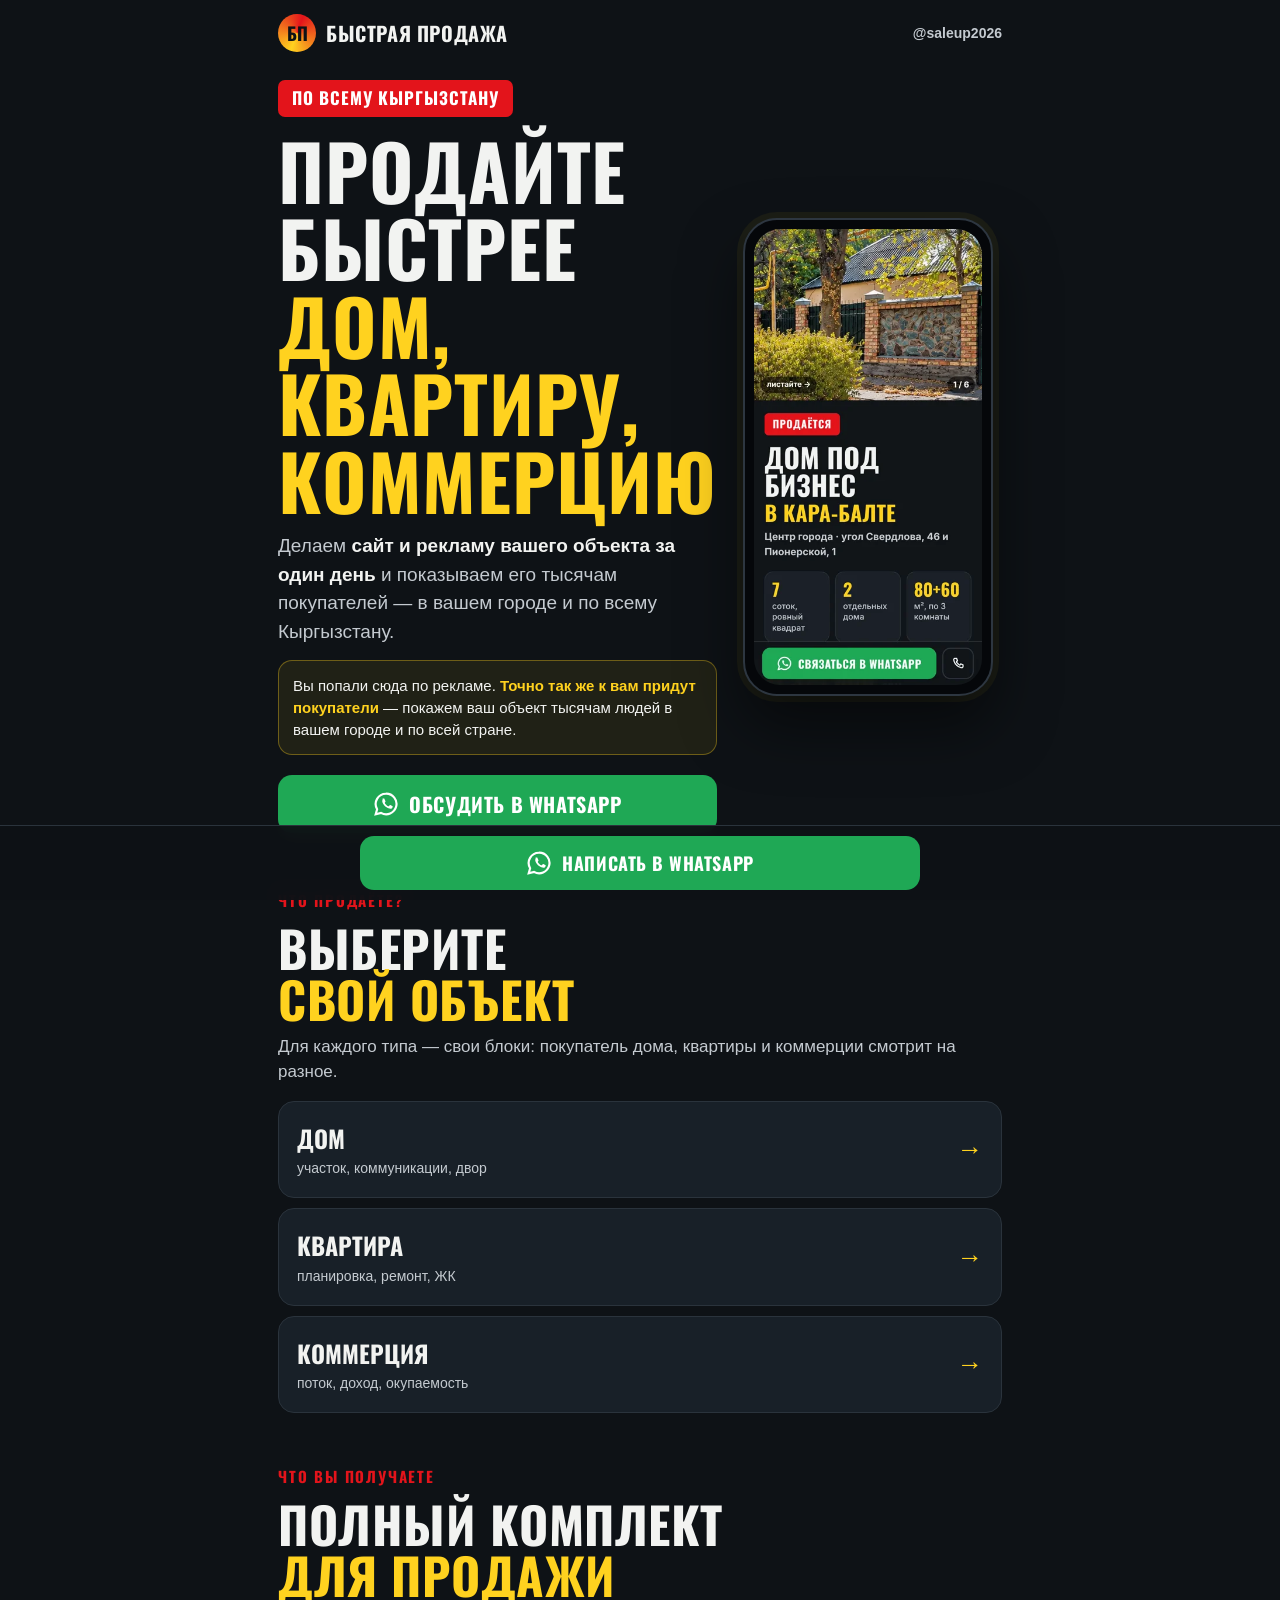
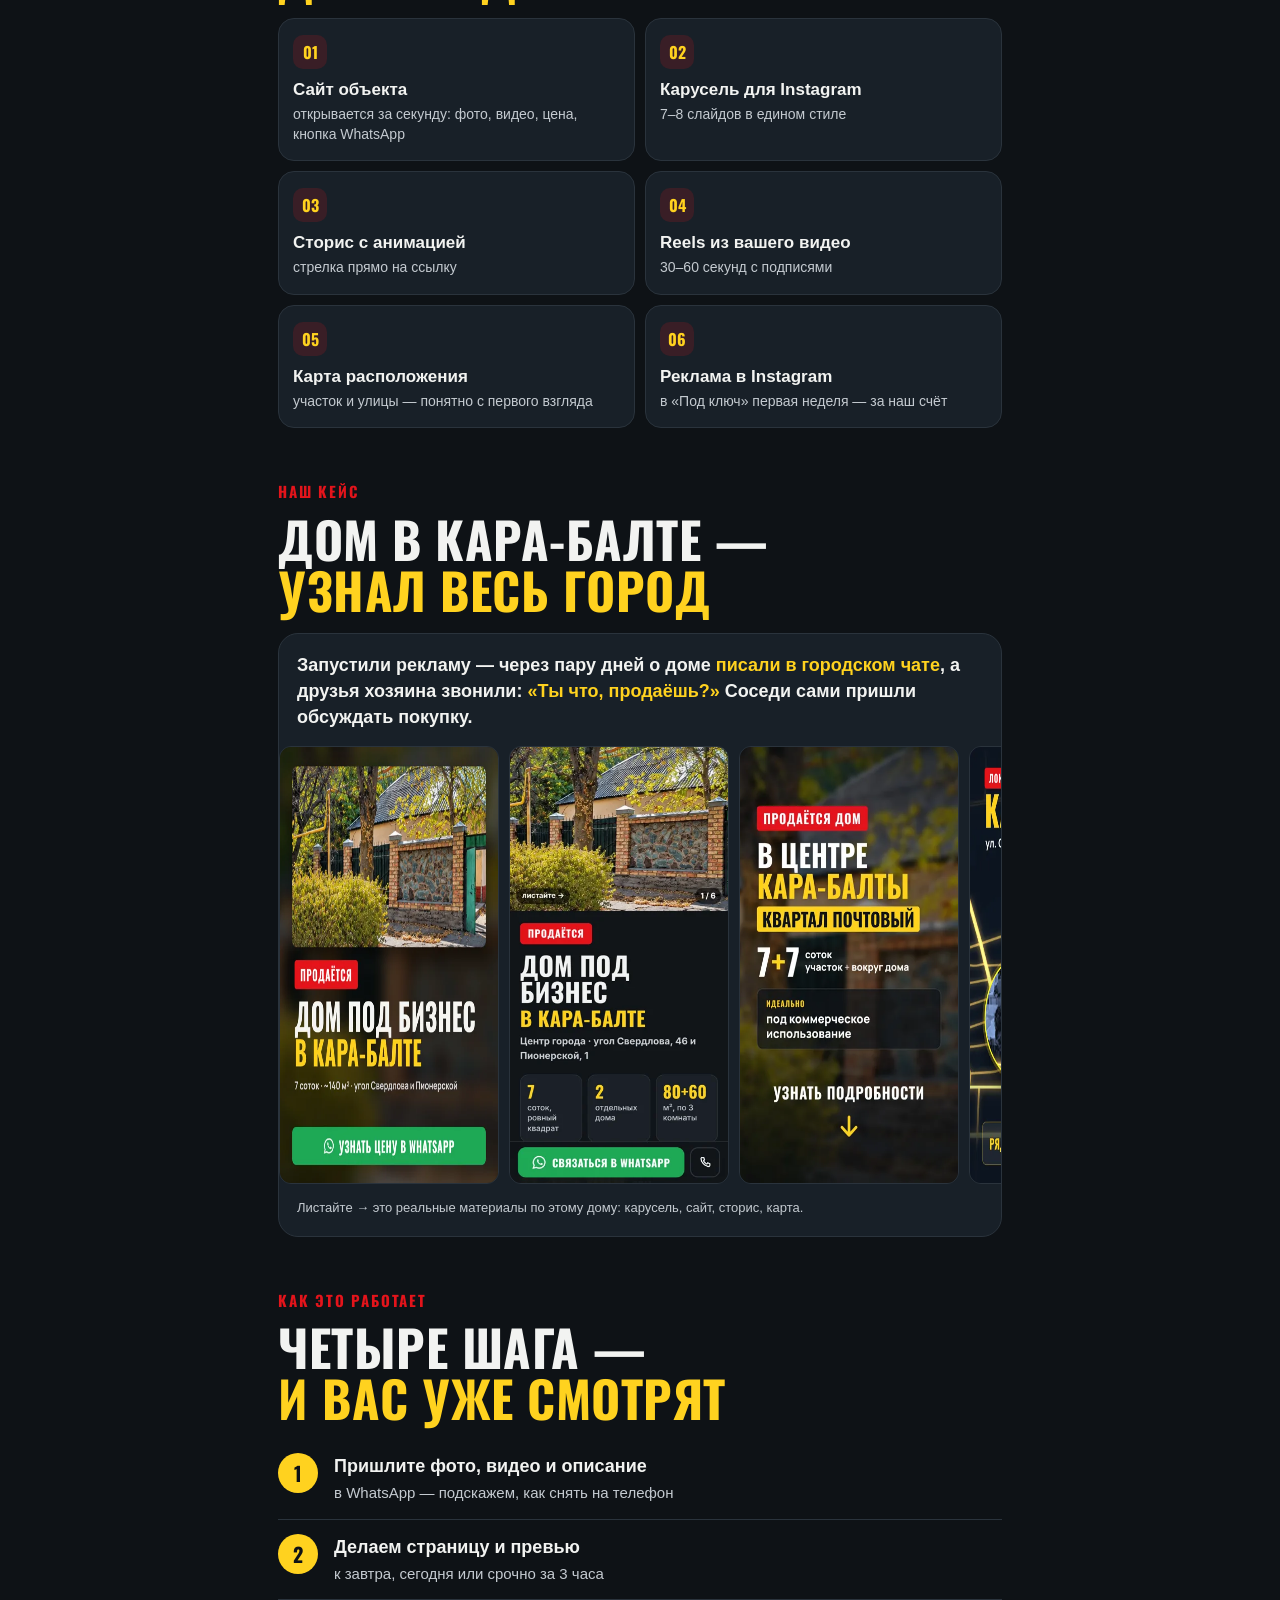
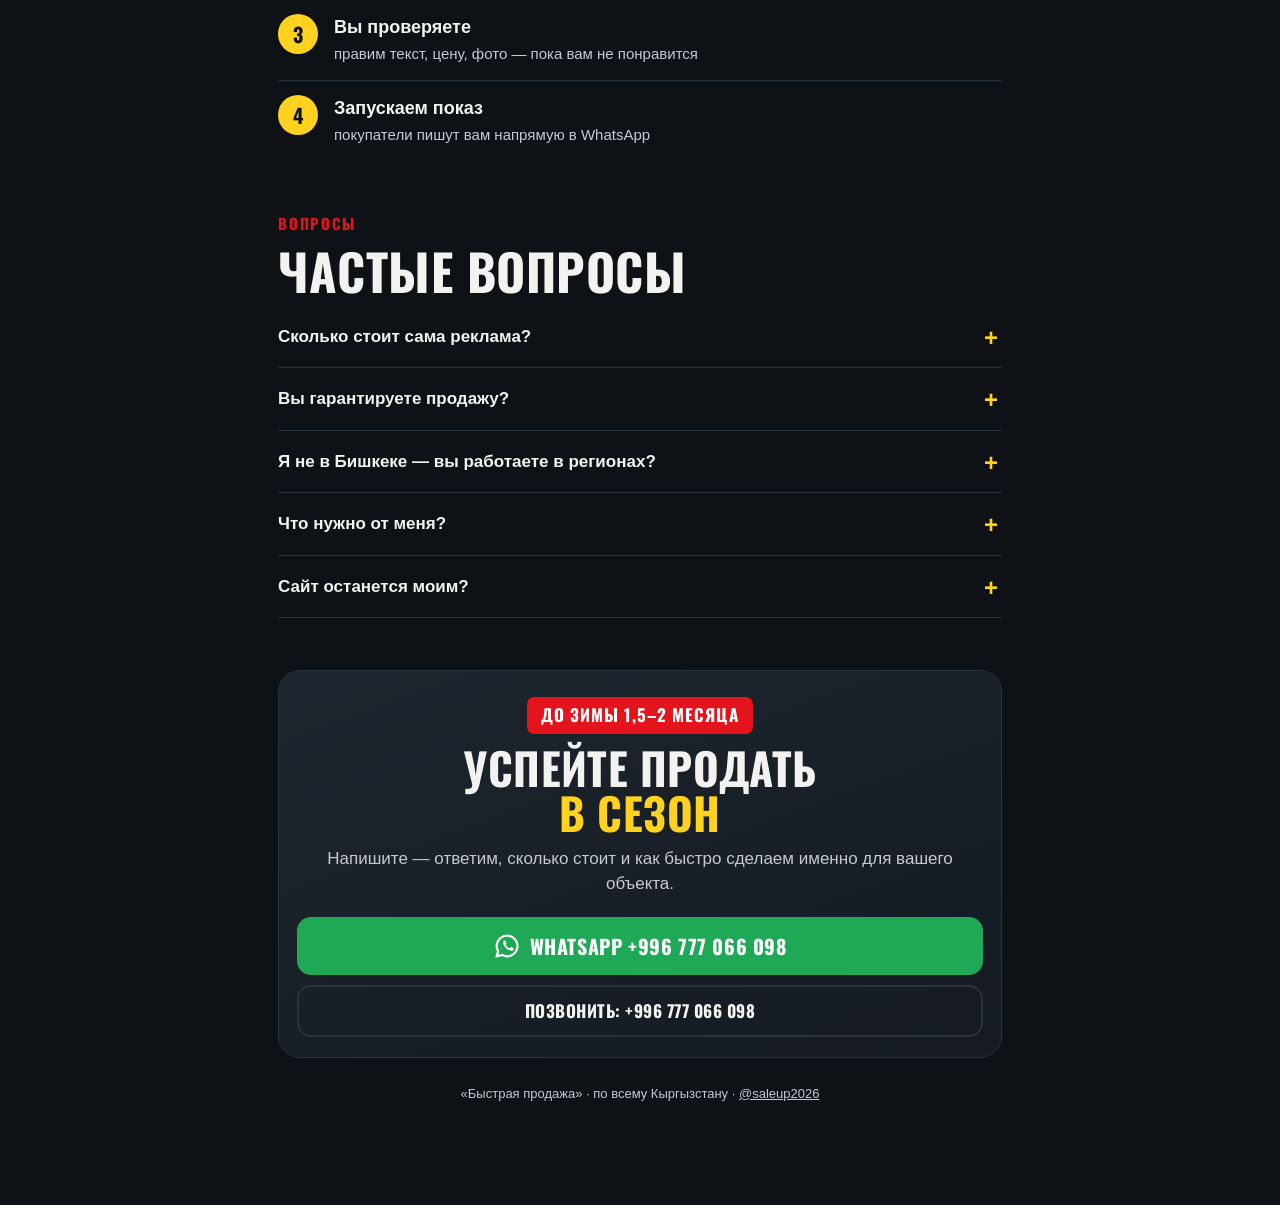
<file: saleup-busines/index.html>
<!doctype html><html lang="ru"><head><meta charset="utf-8">
<meta name="viewport" content="width=device-width,initial-scale=1,viewport-fit=cover">
<title>Быстрая продажа — сайт и реклама для продажи недвижимости</title><meta name="description" content="Продайте дом, квартиру или коммерцию быстрее: сайт, карусель, сторис, Reels и таргет за один день. По всему Кыргызстану.">
<meta property="og:title" content="Быстрая продажа — сайт и реклама для продажи недвижимости"><meta property="og:description" content="Продайте дом, квартиру или коммерцию быстрее: сайт, карусель, сторис, Reels и таргет за один день. По всему Кыргызстану.">
<meta property="og:image" content="case-cover.webp"><meta name="theme-color" content="#0E1216">
<link rel="preload" href="oswald-700.woff2" as="font" type="font/woff2" crossorigin>
<link rel="stylesheet" href="style.css">
<!-- Пиксель Meta: вставьте код сюда -->
</head><body><div class="wrap"><div class="bar"><a class="logo" href="index.html"><i>БП</i><b>Быстрая продажа</b></a><a class="ig" href="https://instagram.com/saleup2026" target="_blank" rel="noopener">@saleup2026</a></div></div><div class="wrap"><div class="hero"><div><span class="plate">По всему Кыргызстану</span><h1 class="H">Продайте быстрее<span>дом, квартиру, коммерцию</span></h1>
<p class="lead">Делаем <b>сайт и рекламу вашего объекта за один день</b> и показываем его тысячам покупателей — в вашем городе и по всему Кыргызстану.</p><div class="proof"><span>Вы попали сюда по рекламе. <b>Точно так же к вам придут покупатели</b> — покажем ваш объект тысячам людей в вашем городе и по всей стране.</span></div><div class="cta"><a class="btn" href="https://wa.me/996777066098?text=%D0%97%D0%B4%D1%80%D0%B0%D0%B2%D1%81%D1%82%D0%B2%D1%83%D0%B9%D1%82%D0%B5%21%20%D0%A5%D0%BE%D1%87%D1%83%20%D0%B1%D1%8B%D1%81%D1%82%D1%80%D0%B5%D0%B5%20%D0%BF%D1%80%D0%BE%D0%B4%D0%B0%D1%82%D1%8C%20%D0%BD%D0%B5%D0%B4%D0%B2%D0%B8%D0%B6%D0%B8%D0%BC%D0%BE%D1%81%D1%82%D1%8C.%20%D0%A0%D0%B0%D1%81%D1%81%D0%BA%D0%B0%D0%B6%D0%B8%D1%82%D0%B5%2C%20%D0%BA%D0%B0%D0%BA%20%D1%8D%D1%82%D0%BE%20%D1%80%D0%B0%D0%B1%D0%BE%D1%82%D0%B0%D0%B5%D1%82%20%D0%B8%20%D1%81%D0%BA%D0%BE%D0%BB%D1%8C%D0%BA%D0%BE%20%D1%81%D1%82%D0%BE%D0%B8%D1%82."><svg viewBox="0 0 24 24"><path d="M12 2.5a9.5 9.5 0 0 0-8.2 14.3L2.5 21.5l4.9-1.3A9.5 9.5 0 1 0 12 2.5z" fill="none" stroke="#fff" stroke-width="2"/><path d="M8.6 7.6c.3-.6.6-.6.9-.6h.6c.2 0 .4 0 .6.5l.8 1.9c.1.2.1.4 0 .6l-.5.7c-.1.2-.2.3 0 .6.4.8 1.6 2.2 3.1 2.8.3.1.4.1.6-.1l.7-.9c.2-.2.4-.2.6-.1l1.8.9c.3.1.4.2.4.4 0 .9-.6 1.8-1.5 2-1.9.4-6.5-1.6-8-5.9-.4-1.2 0-2.3.4-2.8z" fill="#fff"/></svg>Обсудить в WhatsApp</a></div></div>
<div class="phone"><img src="shot-site.webp" alt="Пример сайта объекта на телефоне" width="390" height="780"></div></div><section><div class="kick">Что продаёте?</div><h2 class="H">Выберите<br><span class="y">свой объект</span></h2><p class="sub">Для каждого типа — свои блоки: покупатель дома, квартиры и коммерции смотрит на разное.</p><div class="types"><a class="type" href="dom.html"><div><b>Дом</b><small>участок, коммуникации, двор</small></div><i>→</i></a><a class="type" href="kvartira.html"><div><b>Квартира</b><small>планировка, ремонт, ЖК</small></div><i>→</i></a><a class="type" href="kommerciya.html"><div><b>Коммерция</b><small>поток, доход, окупаемость</small></div><i>→</i></a></div></section><section><div class="kick">Что вы получаете</div><h2 class="H">Полный комплект<br><span class="y">для продажи</span></h2><div class="kit"><div><em>01</em><b>Сайт объекта</b><small>открывается за секунду: фото, видео, цена, кнопка WhatsApp</small></div><div><em>02</em><b>Карусель для Instagram</b><small>7–8 слайдов в едином стиле</small></div><div><em>03</em><b>Сторис с анимацией</b><small>стрелка прямо на ссылку</small></div><div><em>04</em><b>Reels из вашего видео</b><small>30–60 секунд с подписями</small></div><div><em>05</em><b>Карта расположения</b><small>участок и улицы — понятно с первого взгляда</small></div><div><em>06</em><b>Реклама в Instagram</b><small>в «Под ключ» первая неделя — за наш счёт</small></div></div></section><section><div class="kick">Наш кейс</div><h2 class="H">Дом в Кара-Балте —<br><span class="y">узнал весь город</span></h2>
<div class="case"><p class="q">Запустили рекламу — через пару дней о доме <b>писали в городском чате</b>, а друзья хозяина звонили: <b>«Ты что, продаёшь?»</b> Соседи сами пришли обсуждать покупку.</p>
<div class="shots"><img src="case-cover.webp" alt="Обложка карусели" loading="lazy"><img src="shot-site.webp" alt="Сайт на телефоне" loading="lazy"><img src="case-story.webp" alt="Анимированная сторис" loading="lazy"><img src="case-map.webp" alt="Ночная карта" loading="lazy"><img src="case-slide.webp" alt="Слайд карусели" loading="lazy"></div><small>Листайте → это реальные материалы по этому дому: карусель, сайт, сторис, карта.</small></div></section><section><div class="kick">Как это работает</div><h2 class="H">Четыре шага —<br><span class="y">и вас уже смотрят</span></h2><ol class="steps"><li><div><b>Пришлите фото, видео и описание</b><small>в WhatsApp — подскажем, как снять на телефон</small></div></li><li><div><b>Делаем страницу и превью</b><small>к завтра, сегодня или срочно за 3 часа</small></div></li><li><div><b>Вы проверяете</b><small>правим текст, цену, фото — пока вам не понравится</small></div></li><li><div><b>Запускаем показ</b><small>покупатели пишут вам напрямую в WhatsApp</small></div></li></ol></section><section><div class="kick">Вопросы</div><h2 class="H">Частые вопросы</h2><div style="margin-top:10px"><details><summary>Сколько стоит сама реклама?</summary><p>В пакете «Под ключ» первую неделю рекламы оплачиваем мы. Дальше — от 1 500 сом в неделю, сумму подберём под ваш город.</p></details><details><summary>Вы гарантируете продажу?</summary><p>Мы гарантируем, что объект увидят тысячи людей и он будет выглядеть лучше соседних объявлений. Сама продажа зависит ещё от цены и состояния — честно скажем, если цена мешает.</p></details><details><summary>Я не в Бишкеке — вы работаете в регионах?</summary><p>Да, по всему Кыргызстану. Всё делается удалённо через WhatsApp. В регионах продать сложнее всего — там такая реклама работает особенно заметно.</p></details><details><summary>Что нужно от меня?</summary><p>Фото и видео на телефон, описание своими словами, цена и номер, на который будут писать покупатели. Остальное — наша работа.</p></details><details><summary>Сайт останется моим?</summary><p>Да. Ссылку можно отправлять в WhatsApp, Telegram, ставить в объявления на lalafo и house.kg — она работает, пока объект продаётся.</p></details></div></section><div class="final"><span class="plate">До зимы 1,5–2 месяца</span><h2 class="H" style="margin-top:12px">Успейте продать<br><span class="y">в сезон</span></h2>
<p>Напишите — ответим, сколько стоит и как быстро сделаем именно для вашего объекта.</p><div class="cta"><a class="btn" href="https://wa.me/996777066098?text=%D0%97%D0%B4%D1%80%D0%B0%D0%B2%D1%81%D1%82%D0%B2%D1%83%D0%B9%D1%82%D0%B5%21%20%D0%A5%D0%BE%D1%87%D1%83%20%D0%B1%D1%8B%D1%81%D1%82%D1%80%D0%B5%D0%B5%20%D0%BF%D1%80%D0%BE%D0%B4%D0%B0%D1%82%D1%8C%20%D0%BD%D0%B5%D0%B4%D0%B2%D0%B8%D0%B6%D0%B8%D0%BC%D0%BE%D1%81%D1%82%D1%8C.%20%D0%A0%D0%B0%D1%81%D1%81%D0%BA%D0%B0%D0%B6%D0%B8%D1%82%D0%B5%2C%20%D0%BA%D0%B0%D0%BA%20%D1%8D%D1%82%D0%BE%20%D1%80%D0%B0%D0%B1%D0%BE%D1%82%D0%B0%D0%B5%D1%82%20%D0%B8%20%D1%81%D0%BA%D0%BE%D0%BB%D1%8C%D0%BA%D0%BE%20%D1%81%D1%82%D0%BE%D0%B8%D1%82."><svg viewBox="0 0 24 24"><path d="M12 2.5a9.5 9.5 0 0 0-8.2 14.3L2.5 21.5l4.9-1.3A9.5 9.5 0 1 0 12 2.5z" fill="none" stroke="#fff" stroke-width="2"/><path d="M8.6 7.6c.3-.6.6-.6.9-.6h.6c.2 0 .4 0 .6.5l.8 1.9c.1.2.1.4 0 .6l-.5.7c-.1.2-.2.3 0 .6.4.8 1.6 2.2 3.1 2.8.3.1.4.1.6-.1l.7-.9c.2-.2.4-.2.6-.1l1.8.9c.3.1.4.2.4.4 0 .9-.6 1.8-1.5 2-1.9.4-6.5-1.6-8-5.9-.4-1.2 0-2.3.4-2.8z" fill="#fff"/></svg>WhatsApp +996 777 066 098</a>
<a class="btn ghost" href="tel:+996777066098">Позвонить: +996 777 066 098</a></div></div>
<footer>«Быстрая продажа» · по всему Кыргызстану · <a href="https://instagram.com/saleup2026">@saleup2026</a></footer></div>
<div class="sticky"><a class="btn" href="https://wa.me/996777066098?text=%D0%97%D0%B4%D1%80%D0%B0%D0%B2%D1%81%D1%82%D0%B2%D1%83%D0%B9%D1%82%D0%B5%21%20%D0%A5%D0%BE%D1%87%D1%83%20%D0%B1%D1%8B%D1%81%D1%82%D1%80%D0%B5%D0%B5%20%D0%BF%D1%80%D0%BE%D0%B4%D0%B0%D1%82%D1%8C%20%D0%BD%D0%B5%D0%B4%D0%B2%D0%B8%D0%B6%D0%B8%D0%BC%D0%BE%D1%81%D1%82%D1%8C.%20%D0%A0%D0%B0%D1%81%D1%81%D0%BA%D0%B0%D0%B6%D0%B8%D1%82%D0%B5%2C%20%D0%BA%D0%B0%D0%BA%20%D1%8D%D1%82%D0%BE%20%D1%80%D0%B0%D0%B1%D0%BE%D1%82%D0%B0%D0%B5%D1%82%20%D0%B8%20%D1%81%D0%BA%D0%BE%D0%BB%D1%8C%D0%BA%D0%BE%20%D1%81%D1%82%D0%BE%D0%B8%D1%82."><svg viewBox="0 0 24 24"><path d="M12 2.5a9.5 9.5 0 0 0-8.2 14.3L2.5 21.5l4.9-1.3A9.5 9.5 0 1 0 12 2.5z" fill="none" stroke="#fff" stroke-width="2"/><path d="M8.6 7.6c.3-.6.6-.6.9-.6h.6c.2 0 .4 0 .6.5l.8 1.9c.1.2.1.4 0 .6l-.5.7c-.1.2-.2.3 0 .6.4.8 1.6 2.2 3.1 2.8.3.1.4.1.6-.1l.7-.9c.2-.2.4-.2.6-.1l1.8.9c.3.1.4.2.4.4 0 .9-.6 1.8-1.5 2-1.9.4-6.5-1.6-8-5.9-.4-1.2 0-2.3.4-2.8z" fill="#fff"/></svg>Написать в WhatsApp</a></div>
<script>document.querySelectorAll('a[href^="https://wa.me"]').forEach(a=>a.addEventListener('click',()=>{if(window.fbq)fbq('track','Contact')}))</script>
</body></html>
</file>
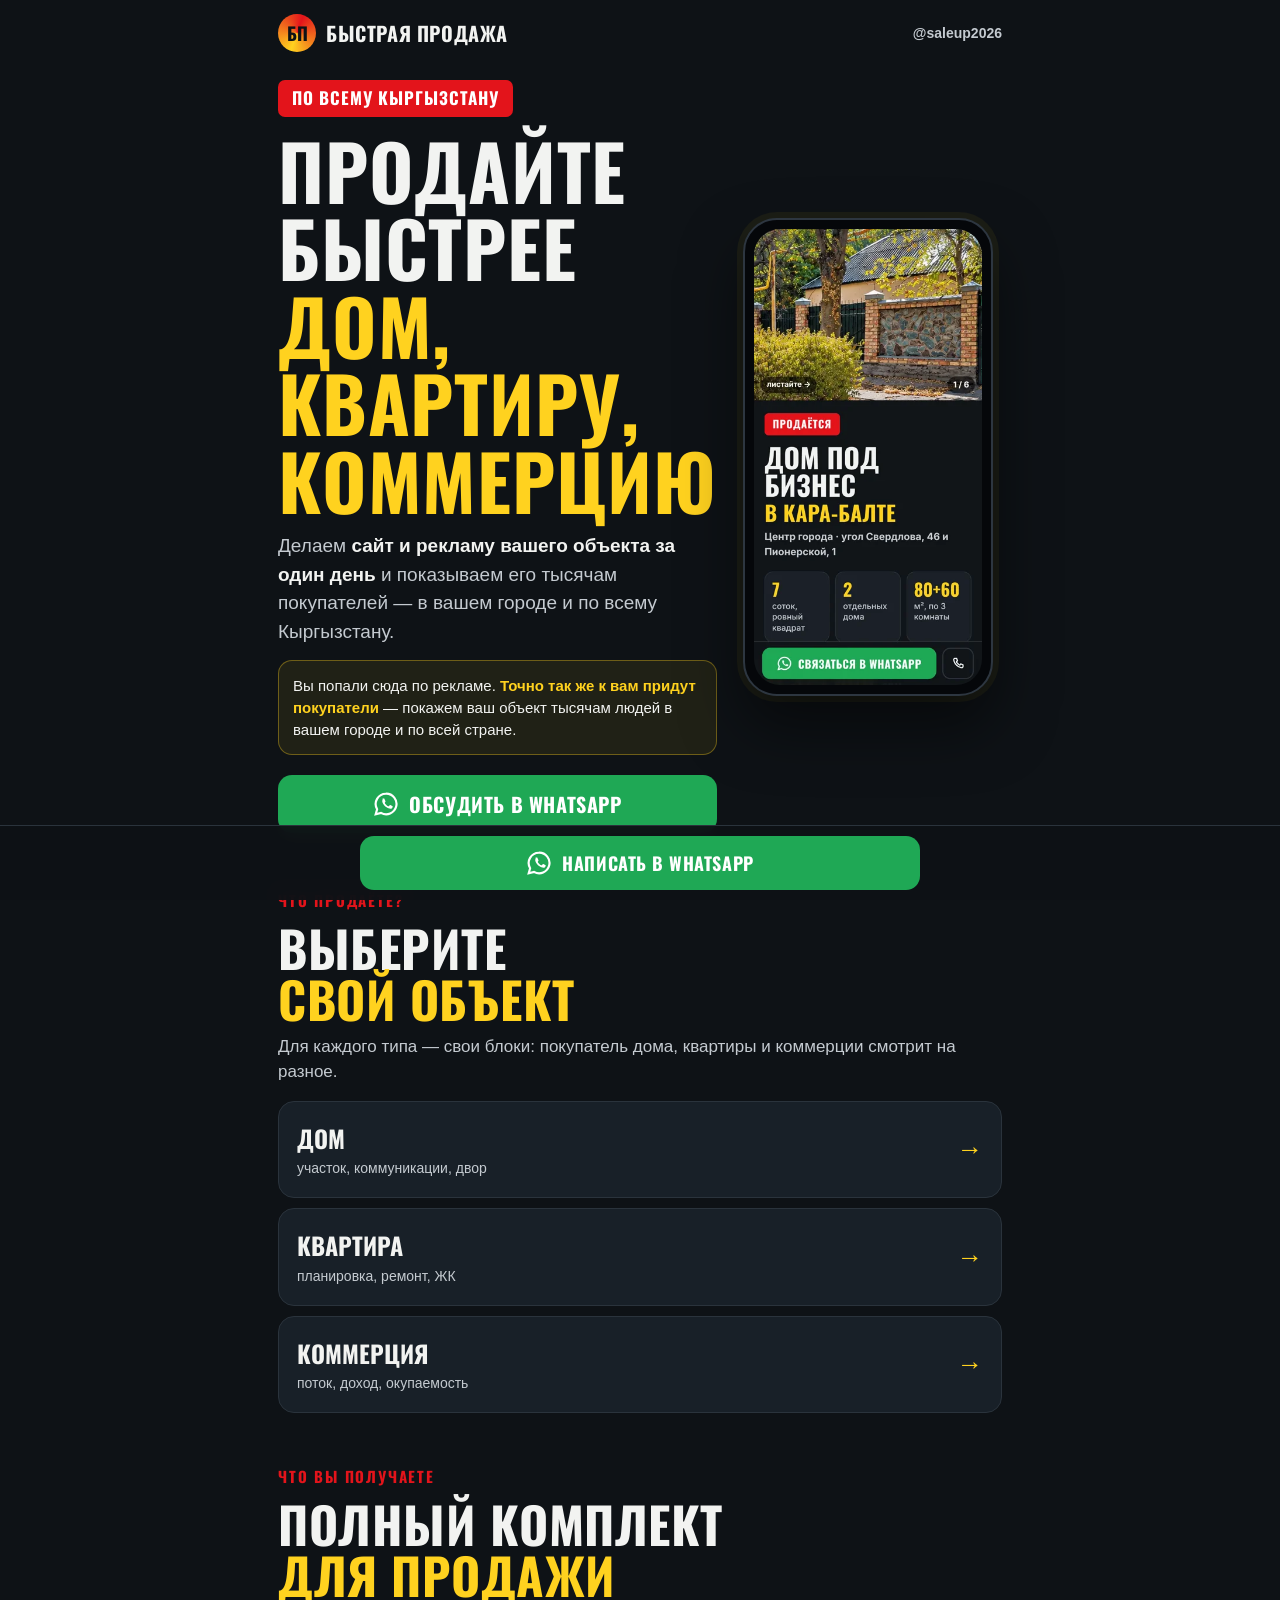
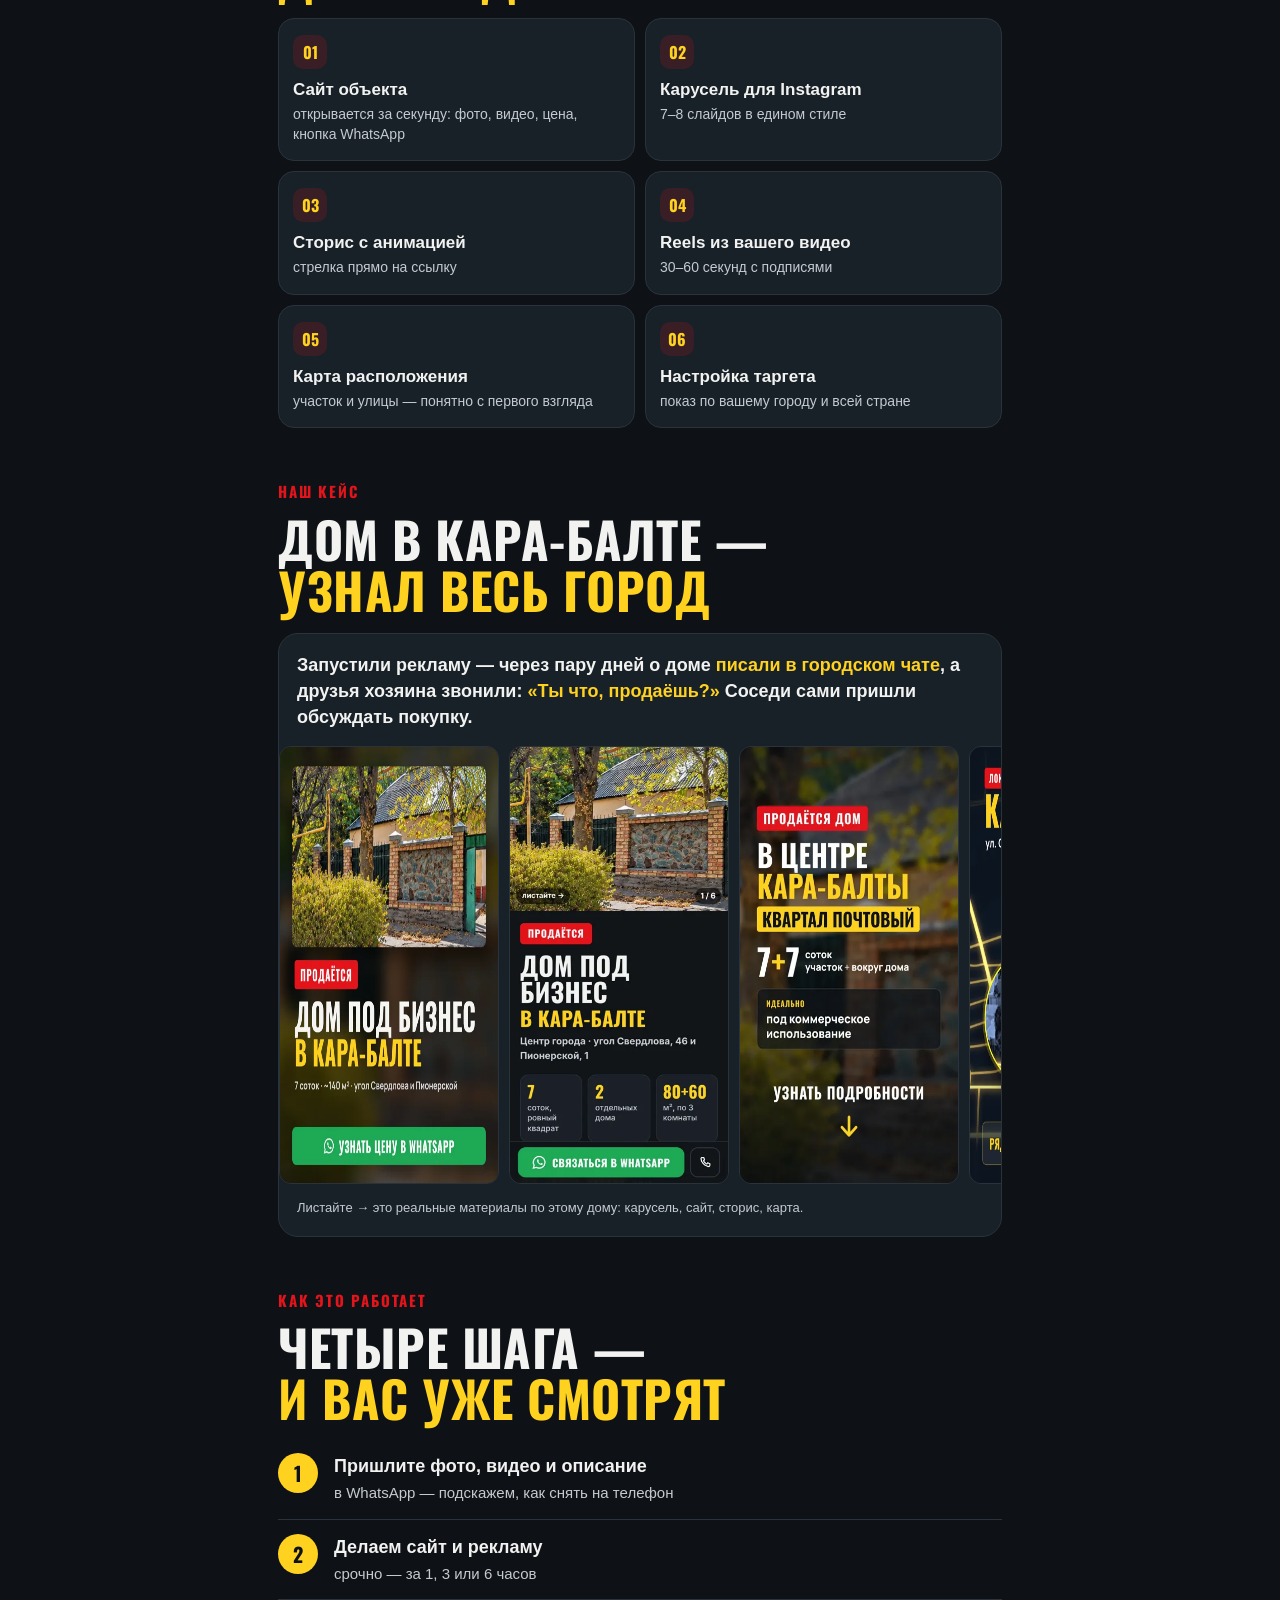
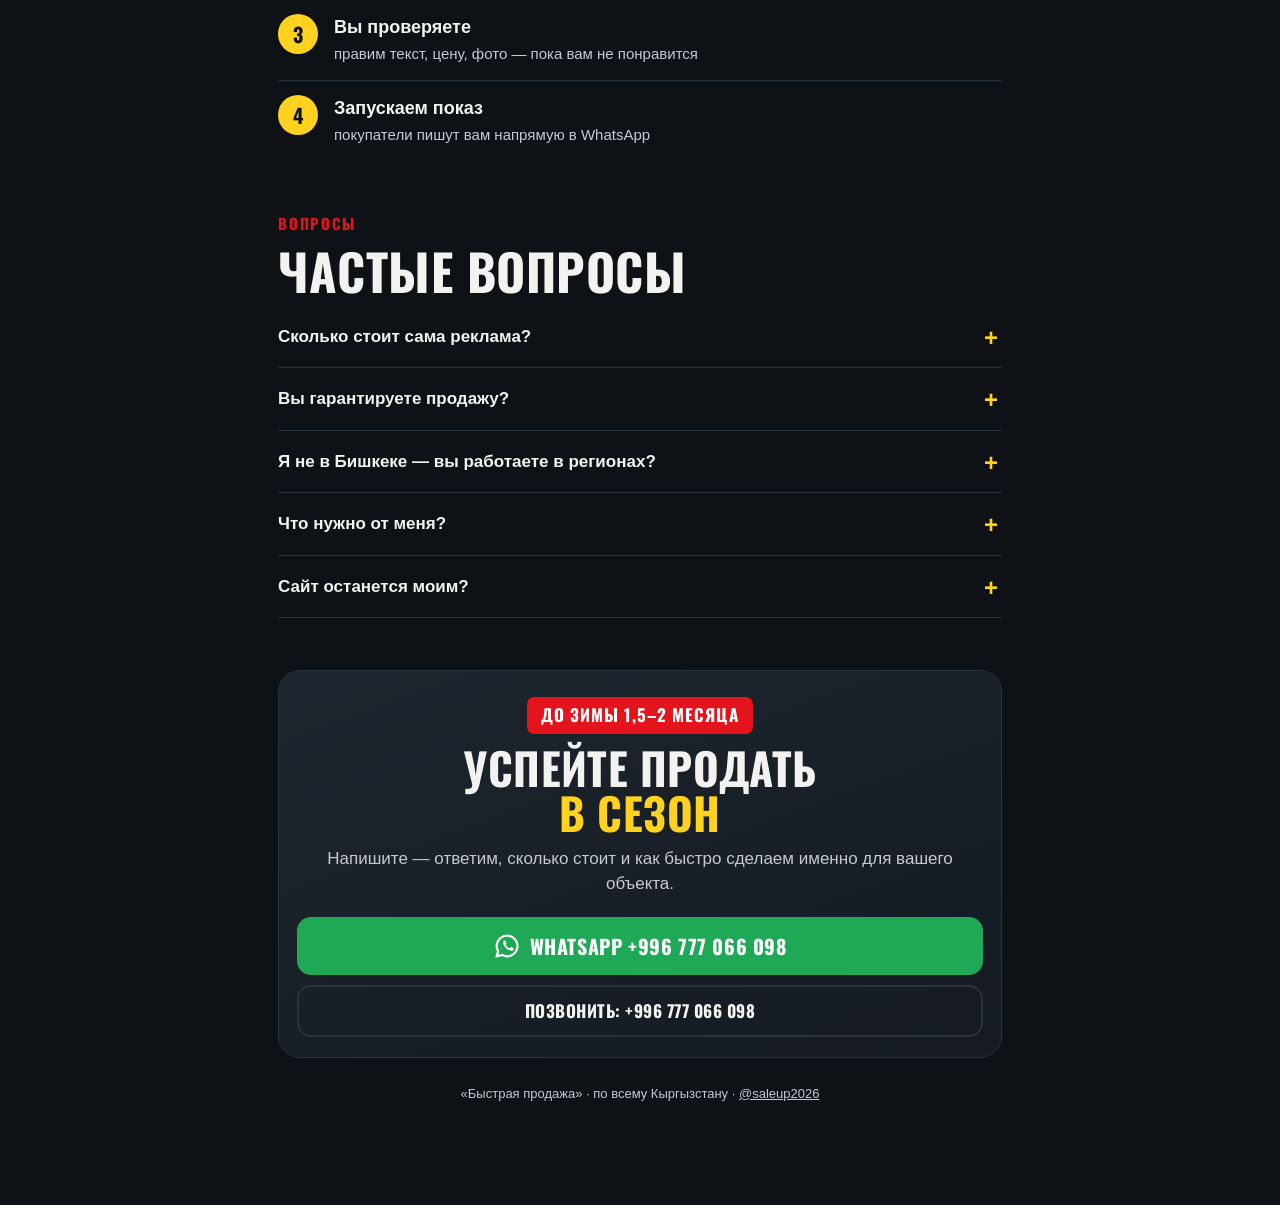
<file: saleupdom/index.html>
<!doctype html><html lang="ru"><head><meta charset="utf-8">
<meta name="viewport" content="width=device-width,initial-scale=1,viewport-fit=cover">
<title>Быстрая продажа — сайт и реклама для продажи недвижимости</title><meta name="description" content="Продайте дом, квартиру или коммерцию быстрее: сайт, карусель, сторис, Reels и таргет за один день. По всему Кыргызстану.">
<meta property="og:title" content="Быстрая продажа — сайт и реклама для продажи недвижимости"><meta property="og:description" content="Продайте дом, квартиру или коммерцию быстрее: сайт, карусель, сторис, Reels и таргет за один день. По всему Кыргызстану.">
<meta property="og:image" content="case-cover.webp"><meta name="theme-color" content="#0E1216">
<link rel="preload" href="oswald-700.woff2" as="font" type="font/woff2" crossorigin>
<link rel="stylesheet" href="style.css">
<!-- Пиксель Meta: вставьте код сюда -->
</head><body><div class="wrap"><div class="bar"><a class="logo" href="index.html"><i>БП</i><b>Быстрая продажа</b></a><a class="ig" href="https://instagram.com/saleup2026" target="_blank" rel="noopener">@saleup2026</a></div></div><div class="wrap"><div class="hero"><div><span class="plate">По всему Кыргызстану</span><h1 class="H">Продайте быстрее<span>дом, квартиру, коммерцию</span></h1>
<p class="lead">Делаем <b>сайт и рекламу вашего объекта за один день</b> и показываем его тысячам покупателей — в вашем городе и по всему Кыргызстану.</p><div class="proof"><span>Вы попали сюда по рекламе. <b>Точно так же к вам придут покупатели</b> — покажем ваш объект тысячам людей в вашем городе и по всей стране.</span></div><div class="cta"><a class="btn" href="https://wa.me/996777066098?text=%D0%97%D0%B4%D1%80%D0%B0%D0%B2%D1%81%D1%82%D0%B2%D1%83%D0%B9%D1%82%D0%B5%21%20%D0%A5%D0%BE%D1%87%D1%83%20%D0%B1%D1%8B%D1%81%D1%82%D1%80%D0%B5%D0%B5%20%D0%BF%D1%80%D0%BE%D0%B4%D0%B0%D1%82%D1%8C%20%D0%BD%D0%B5%D0%B4%D0%B2%D0%B8%D0%B6%D0%B8%D0%BC%D0%BE%D1%81%D1%82%D1%8C.%20%D0%A0%D0%B0%D1%81%D1%81%D0%BA%D0%B0%D0%B6%D0%B8%D1%82%D0%B5%2C%20%D0%BA%D0%B0%D0%BA%20%D1%8D%D1%82%D0%BE%20%D1%80%D0%B0%D0%B1%D0%BE%D1%82%D0%B0%D0%B5%D1%82%20%D0%B8%20%D1%81%D0%BA%D0%BE%D0%BB%D1%8C%D0%BA%D0%BE%20%D1%81%D1%82%D0%BE%D0%B8%D1%82."><svg viewBox="0 0 24 24"><path d="M12 2.5a9.5 9.5 0 0 0-8.2 14.3L2.5 21.5l4.9-1.3A9.5 9.5 0 1 0 12 2.5z" fill="none" stroke="#fff" stroke-width="2"/><path d="M8.6 7.6c.3-.6.6-.6.9-.6h.6c.2 0 .4 0 .6.5l.8 1.9c.1.2.1.4 0 .6l-.5.7c-.1.2-.2.3 0 .6.4.8 1.6 2.2 3.1 2.8.3.1.4.1.6-.1l.7-.9c.2-.2.4-.2.6-.1l1.8.9c.3.1.4.2.4.4 0 .9-.6 1.8-1.5 2-1.9.4-6.5-1.6-8-5.9-.4-1.2 0-2.3.4-2.8z" fill="#fff"/></svg>Обсудить в WhatsApp</a></div></div>
<div class="phone"><img src="shot-site.webp" alt="Пример сайта объекта на телефоне" width="390" height="780"></div></div><section><div class="kick">Что продаёте?</div><h2 class="H">Выберите<br><span class="y">свой объект</span></h2><p class="sub">Для каждого типа — свои блоки: покупатель дома, квартиры и коммерции смотрит на разное.</p><div class="types"><a class="type" href="dom.html"><div><b>Дом</b><small>участок, коммуникации, двор</small></div><i>→</i></a><a class="type" href="kvartira.html"><div><b>Квартира</b><small>планировка, ремонт, ЖК</small></div><i>→</i></a><a class="type" href="kommerciya.html"><div><b>Коммерция</b><small>поток, доход, окупаемость</small></div><i>→</i></a></div></section><section><div class="kick">Что вы получаете</div><h2 class="H">Полный комплект<br><span class="y">для продажи</span></h2><div class="kit"><div><em>01</em><b>Сайт объекта</b><small>открывается за секунду: фото, видео, цена, кнопка WhatsApp</small></div><div><em>02</em><b>Карусель для Instagram</b><small>7–8 слайдов в едином стиле</small></div><div><em>03</em><b>Сторис с анимацией</b><small>стрелка прямо на ссылку</small></div><div><em>04</em><b>Reels из вашего видео</b><small>30–60 секунд с подписями</small></div><div><em>05</em><b>Карта расположения</b><small>участок и улицы — понятно с первого взгляда</small></div><div><em>06</em><b>Настройка таргета</b><small>показ по вашему городу и всей стране</small></div></div></section><section><div class="kick">Наш кейс</div><h2 class="H">Дом в Кара-Балте —<br><span class="y">узнал весь город</span></h2>
<div class="case"><p class="q">Запустили рекламу — через пару дней о доме <b>писали в городском чате</b>, а друзья хозяина звонили: <b>«Ты что, продаёшь?»</b> Соседи сами пришли обсуждать покупку.</p>
<div class="shots"><img src="case-cover.webp" alt="Обложка карусели" loading="lazy"><img src="shot-site.webp" alt="Сайт на телефоне" loading="lazy"><img src="case-story.webp" alt="Анимированная сторис" loading="lazy"><img src="case-map.webp" alt="Ночная карта" loading="lazy"><img src="case-slide.webp" alt="Слайд карусели" loading="lazy"></div><small>Листайте → это реальные материалы по этому дому: карусель, сайт, сторис, карта.</small></div></section><section><div class="kick">Как это работает</div><h2 class="H">Четыре шага —<br><span class="y">и вас уже смотрят</span></h2><ol class="steps"><li><div><b>Пришлите фото, видео и описание</b><small>в WhatsApp — подскажем, как снять на телефон</small></div></li><li><div><b>Делаем сайт и рекламу</b><small>срочно — за 1, 3 или 6 часов</small></div></li><li><div><b>Вы проверяете</b><small>правим текст, цену, фото — пока вам не понравится</small></div></li><li><div><b>Запускаем показ</b><small>покупатели пишут вам напрямую в WhatsApp</small></div></li></ol></section><section><div class="kick">Вопросы</div><h2 class="H">Частые вопросы</h2><div style="margin-top:10px"><details><summary>Сколько стоит сама реклама?</summary><p>Бюджет на показы оплачивается отдельно — напрямую Instagram/Facebook, без наценки. Подскажем сумму под ваш город и срок.</p></details><details><summary>Вы гарантируете продажу?</summary><p>Мы гарантируем, что объект увидят тысячи людей и он будет выглядеть лучше соседних объявлений. Сама продажа зависит ещё от цены и состояния — честно скажем, если цена мешает.</p></details><details><summary>Я не в Бишкеке — вы работаете в регионах?</summary><p>Да, по всему Кыргызстану. Всё делается удалённо через WhatsApp. В регионах продать сложнее всего — там такая реклама работает особенно заметно.</p></details><details><summary>Что нужно от меня?</summary><p>Фото и видео на телефон, описание своими словами, цена и номер, на который будут писать покупатели. Остальное — наша работа.</p></details><details><summary>Сайт останется моим?</summary><p>Да. Ссылку можно отправлять в WhatsApp, Telegram, ставить в объявления на lalafo и house.kg — она работает, пока объект продаётся.</p></details></div></section><div class="final"><span class="plate">До зимы 1,5–2 месяца</span><h2 class="H" style="margin-top:12px">Успейте продать<br><span class="y">в сезон</span></h2>
<p>Напишите — ответим, сколько стоит и как быстро сделаем именно для вашего объекта.</p><div class="cta"><a class="btn" href="https://wa.me/996777066098?text=%D0%97%D0%B4%D1%80%D0%B0%D0%B2%D1%81%D1%82%D0%B2%D1%83%D0%B9%D1%82%D0%B5%21%20%D0%A5%D0%BE%D1%87%D1%83%20%D0%B1%D1%8B%D1%81%D1%82%D1%80%D0%B5%D0%B5%20%D0%BF%D1%80%D0%BE%D0%B4%D0%B0%D1%82%D1%8C%20%D0%BD%D0%B5%D0%B4%D0%B2%D0%B8%D0%B6%D0%B8%D0%BC%D0%BE%D1%81%D1%82%D1%8C.%20%D0%A0%D0%B0%D1%81%D1%81%D0%BA%D0%B0%D0%B6%D0%B8%D1%82%D0%B5%2C%20%D0%BA%D0%B0%D0%BA%20%D1%8D%D1%82%D0%BE%20%D1%80%D0%B0%D0%B1%D0%BE%D1%82%D0%B0%D0%B5%D1%82%20%D0%B8%20%D1%81%D0%BA%D0%BE%D0%BB%D1%8C%D0%BA%D0%BE%20%D1%81%D1%82%D0%BE%D0%B8%D1%82."><svg viewBox="0 0 24 24"><path d="M12 2.5a9.5 9.5 0 0 0-8.2 14.3L2.5 21.5l4.9-1.3A9.5 9.5 0 1 0 12 2.5z" fill="none" stroke="#fff" stroke-width="2"/><path d="M8.6 7.6c.3-.6.6-.6.9-.6h.6c.2 0 .4 0 .6.5l.8 1.9c.1.2.1.4 0 .6l-.5.7c-.1.2-.2.3 0 .6.4.8 1.6 2.2 3.1 2.8.3.1.4.1.6-.1l.7-.9c.2-.2.4-.2.6-.1l1.8.9c.3.1.4.2.4.4 0 .9-.6 1.8-1.5 2-1.9.4-6.5-1.6-8-5.9-.4-1.2 0-2.3.4-2.8z" fill="#fff"/></svg>WhatsApp +996 777 066 098</a>
<a class="btn ghost" href="tel:+996777066098">Позвонить: +996 777 066 098</a></div></div>
<footer>«Быстрая продажа» · по всему Кыргызстану · <a href="https://instagram.com/saleup2026">@saleup2026</a></footer></div>
<div class="sticky"><a class="btn" href="https://wa.me/996777066098?text=%D0%97%D0%B4%D1%80%D0%B0%D0%B2%D1%81%D1%82%D0%B2%D1%83%D0%B9%D1%82%D0%B5%21%20%D0%A5%D0%BE%D1%87%D1%83%20%D0%B1%D1%8B%D1%81%D1%82%D1%80%D0%B5%D0%B5%20%D0%BF%D1%80%D0%BE%D0%B4%D0%B0%D1%82%D1%8C%20%D0%BD%D0%B5%D0%B4%D0%B2%D0%B8%D0%B6%D0%B8%D0%BC%D0%BE%D1%81%D1%82%D1%8C.%20%D0%A0%D0%B0%D1%81%D1%81%D0%BA%D0%B0%D0%B6%D0%B8%D1%82%D0%B5%2C%20%D0%BA%D0%B0%D0%BA%20%D1%8D%D1%82%D0%BE%20%D1%80%D0%B0%D0%B1%D0%BE%D1%82%D0%B0%D0%B5%D1%82%20%D0%B8%20%D1%81%D0%BA%D0%BE%D0%BB%D1%8C%D0%BA%D0%BE%20%D1%81%D1%82%D0%BE%D0%B8%D1%82."><svg viewBox="0 0 24 24"><path d="M12 2.5a9.5 9.5 0 0 0-8.2 14.3L2.5 21.5l4.9-1.3A9.5 9.5 0 1 0 12 2.5z" fill="none" stroke="#fff" stroke-width="2"/><path d="M8.6 7.6c.3-.6.6-.6.9-.6h.6c.2 0 .4 0 .6.5l.8 1.9c.1.2.1.4 0 .6l-.5.7c-.1.2-.2.3 0 .6.4.8 1.6 2.2 3.1 2.8.3.1.4.1.6-.1l.7-.9c.2-.2.4-.2.6-.1l1.8.9c.3.1.4.2.4.4 0 .9-.6 1.8-1.5 2-1.9.4-6.5-1.6-8-5.9-.4-1.2 0-2.3.4-2.8z" fill="#fff"/></svg>Написать в WhatsApp</a></div>
<script>document.querySelectorAll('a[href^="https://wa.me"]').forEach(a=>a.addEventListener('click',()=>{if(window.fbq)fbq('track','Contact')}))</script>
</body></html>
</file>
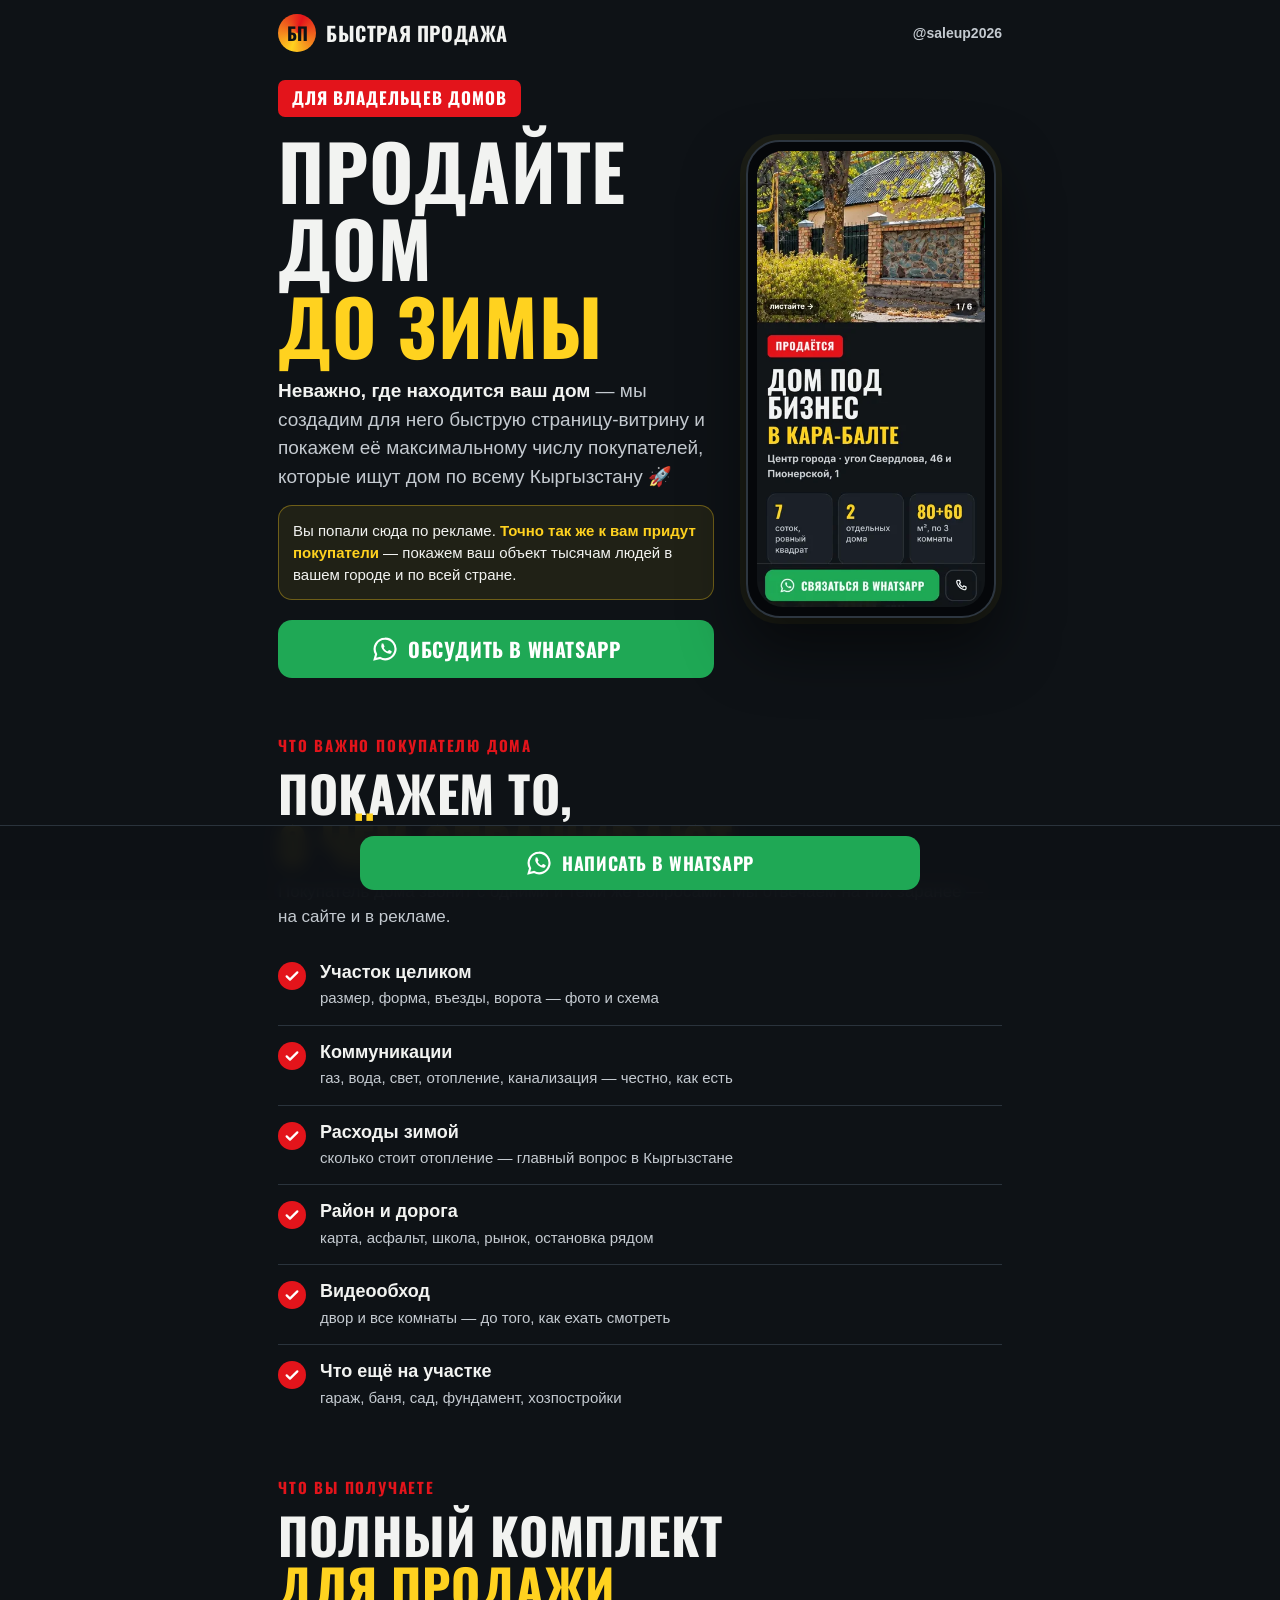
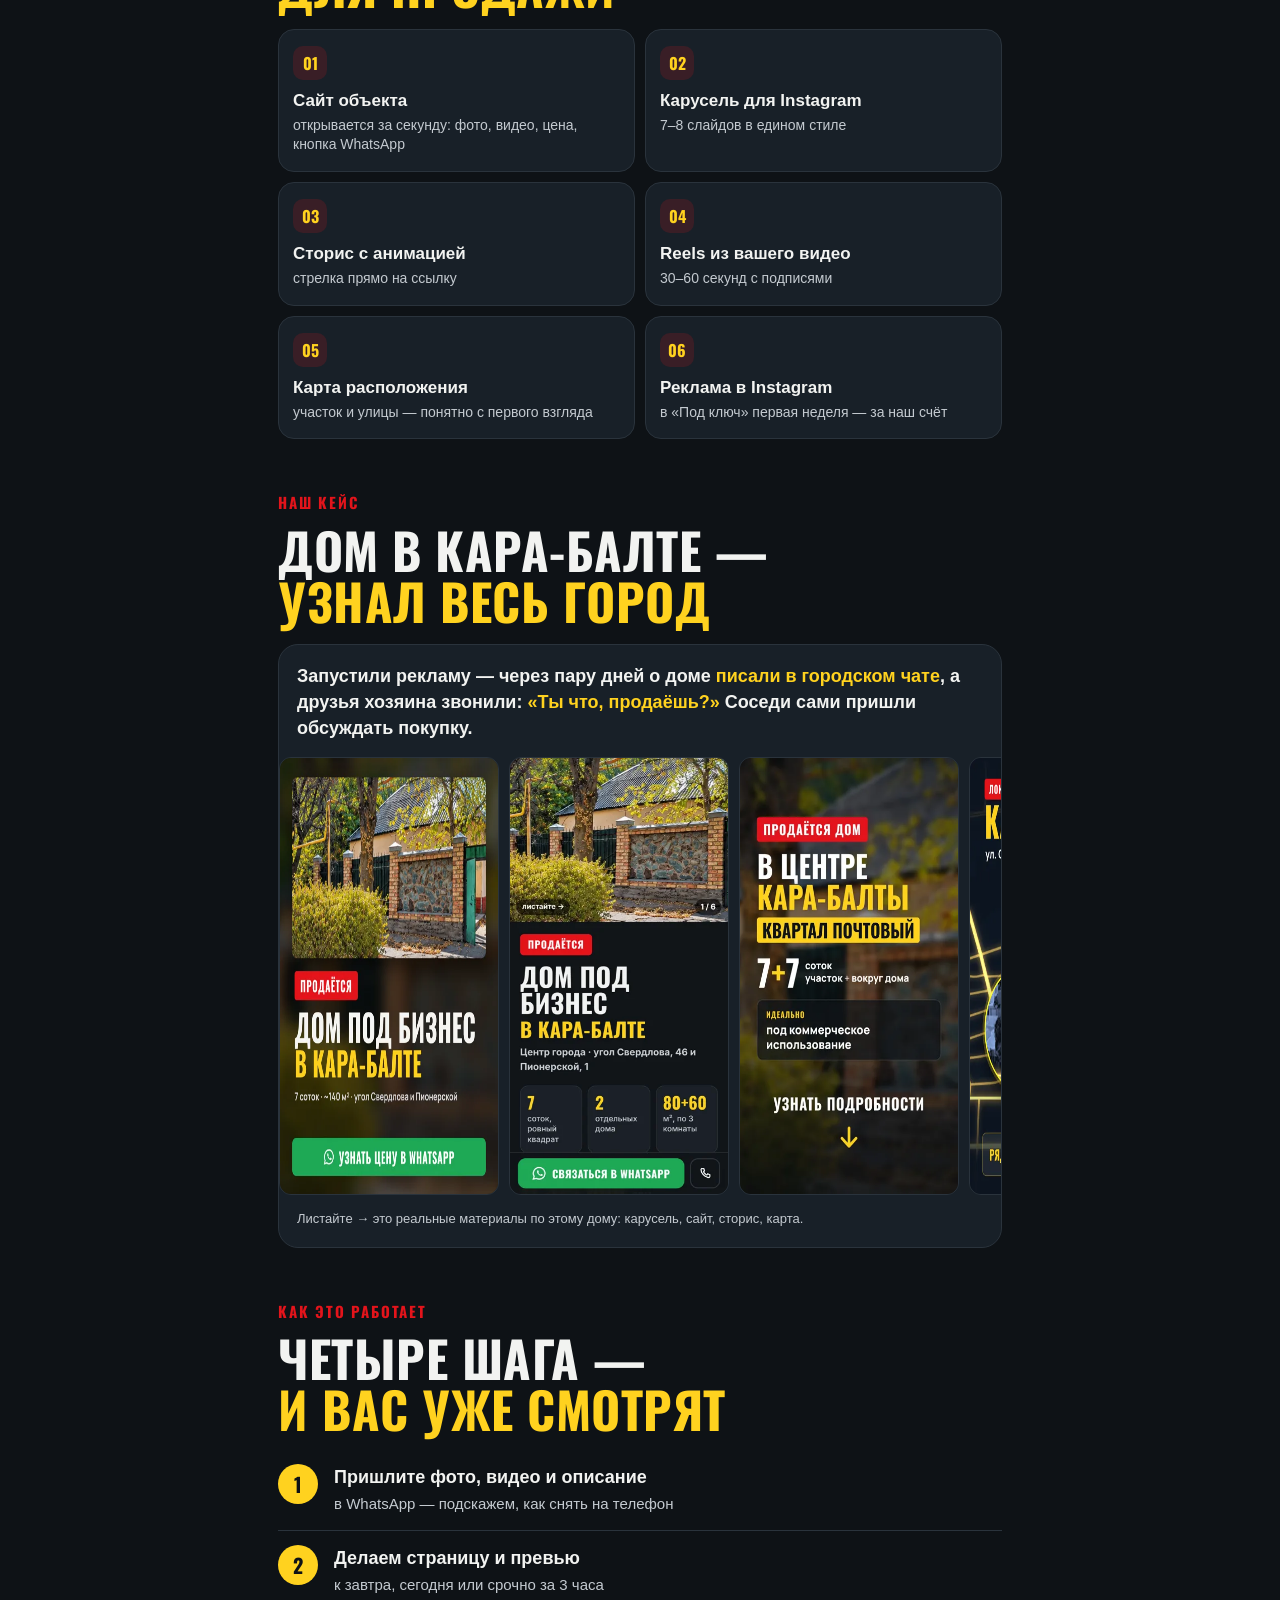
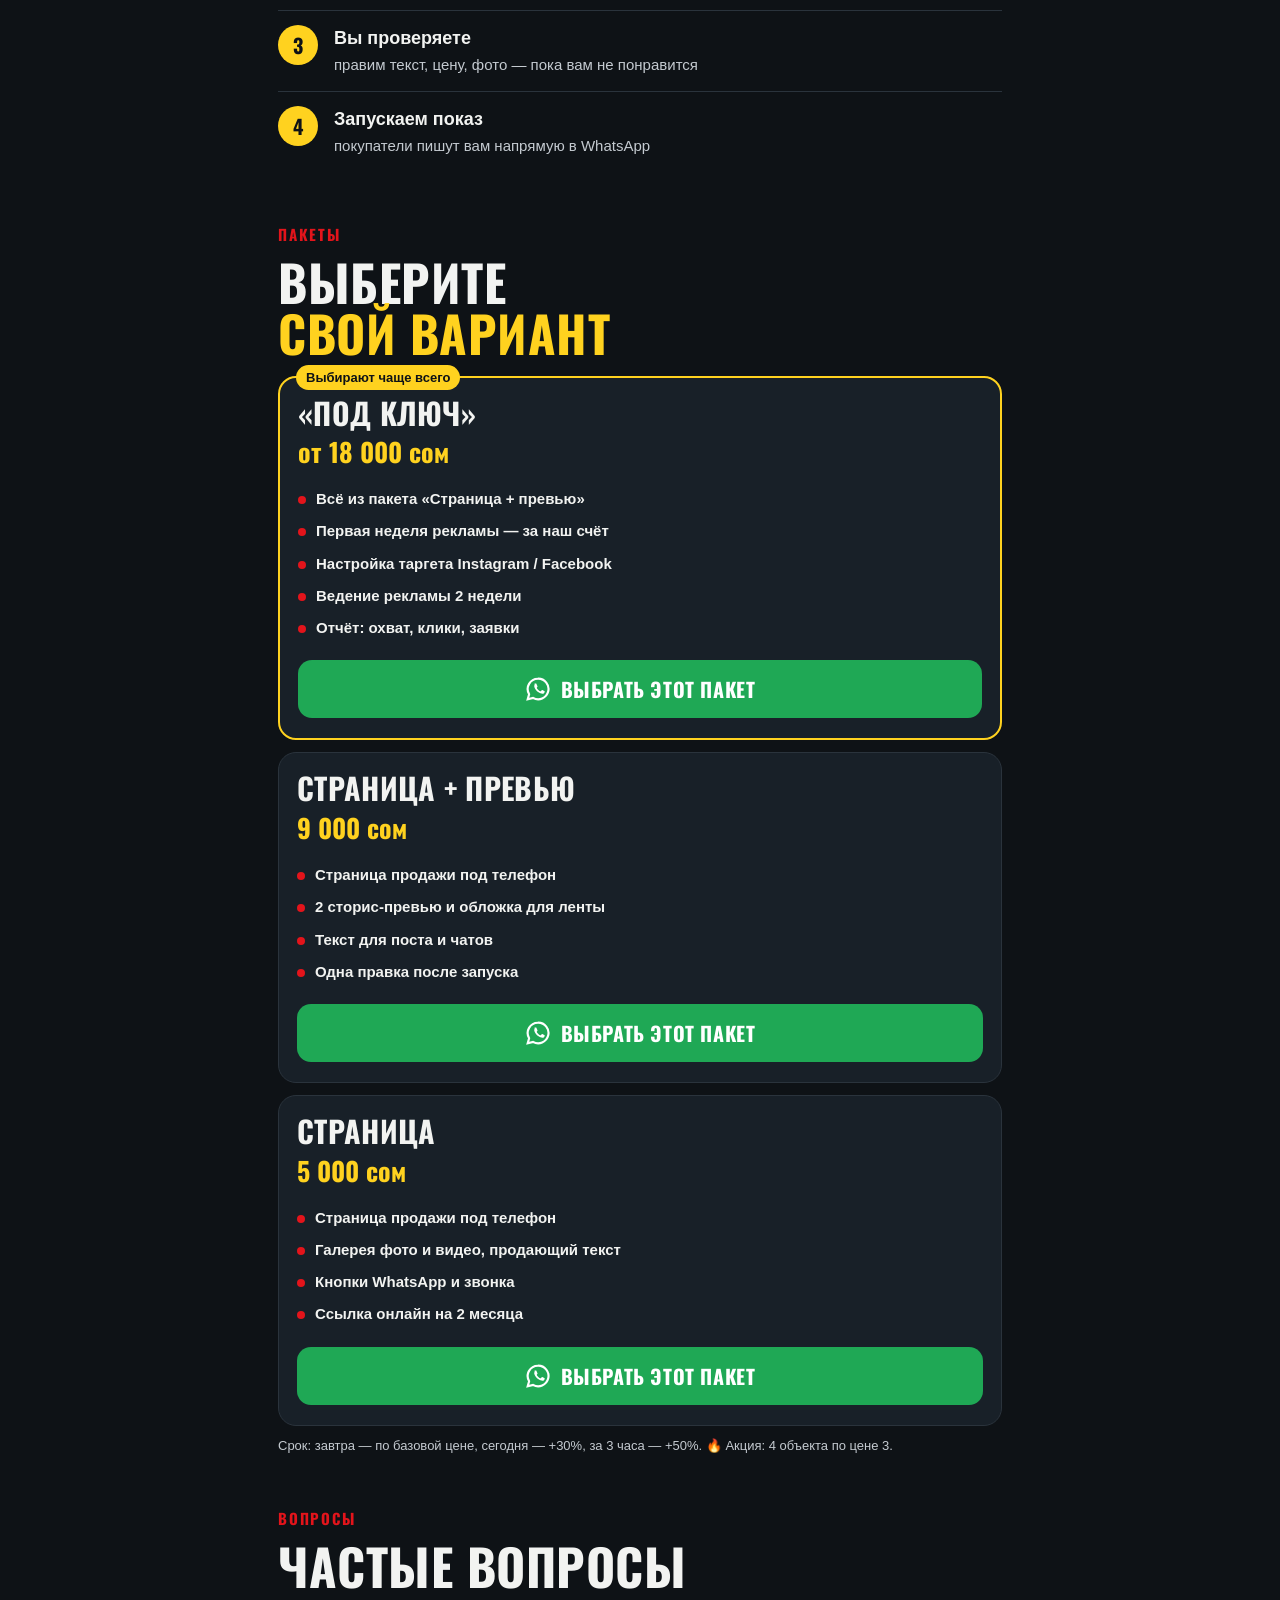
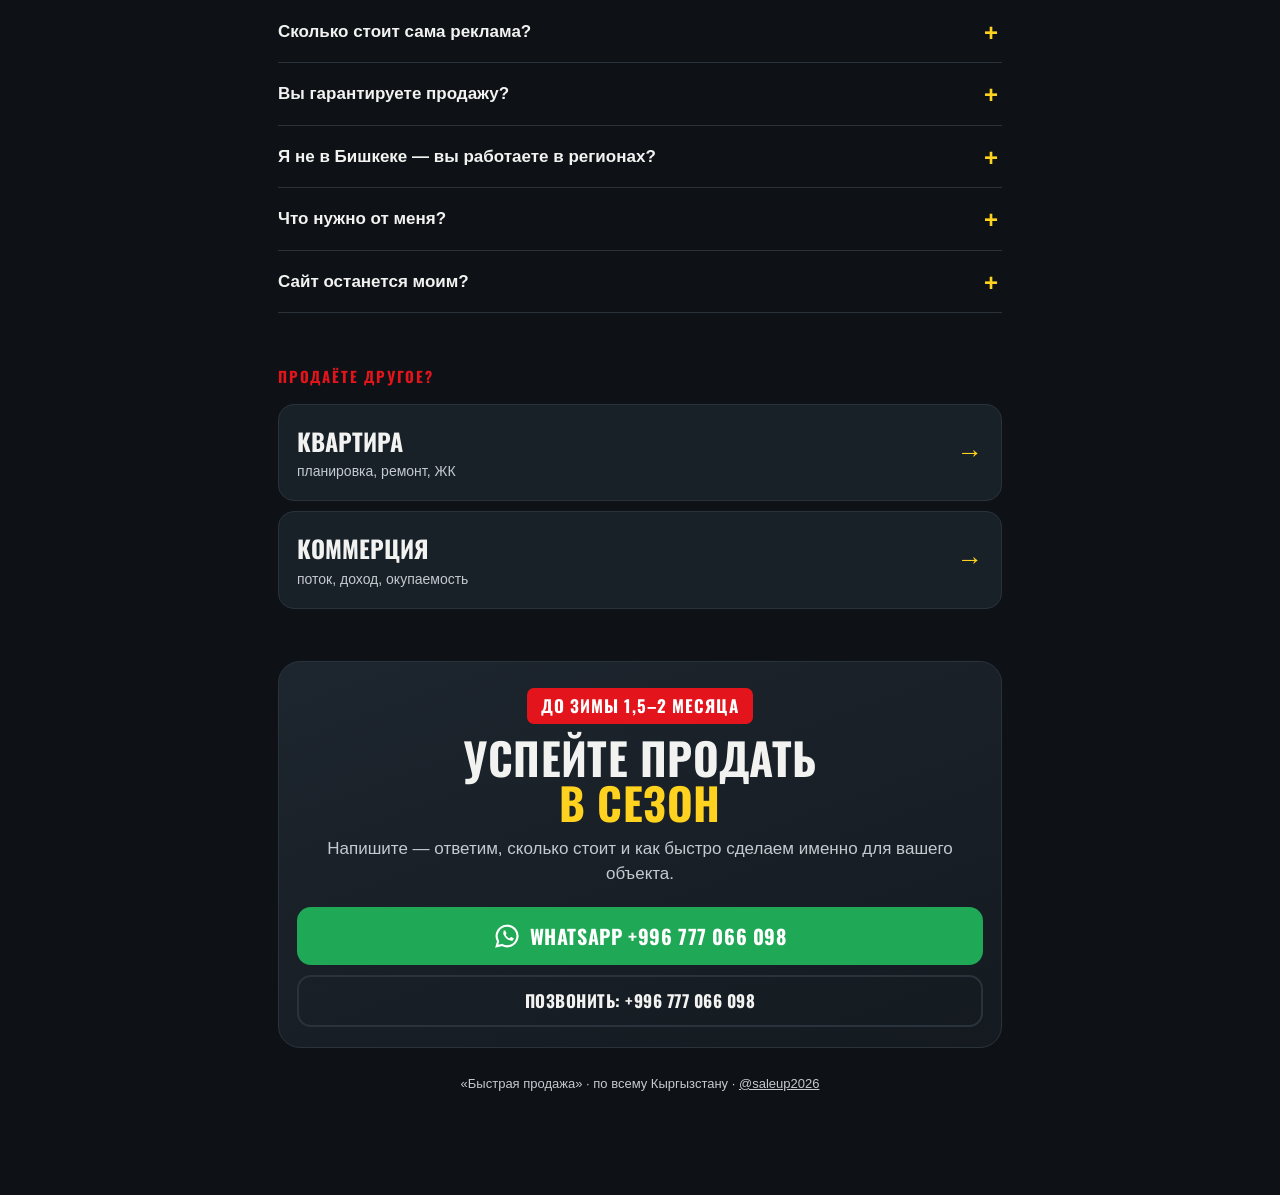
<file: saleup-busines/dom.html>
<!doctype html><html lang="ru"><head><meta charset="utf-8">
<meta name="viewport" content="width=device-width,initial-scale=1,viewport-fit=cover">
<title>Продать дом быстро — сайт и реклама за 1 день | Быстрая продажа</title><meta name="description" content="Сделаем сайт, карусель, сторис и Reels для вашего дома и покажем его тысячам покупателей по всему Кыргызстану.">
<meta property="og:title" content="Продать дом быстро — сайт и реклама за 1 день | Быстрая продажа"><meta property="og:description" content="Сделаем сайт, карусель, сторис и Reels для вашего дома и покажем его тысячам покупателей по всему Кыргызстану.">
<meta property="og:image" content="case-cover.webp"><meta name="theme-color" content="#0E1216">
<link rel="preload" href="oswald-700.woff2" as="font" type="font/woff2" crossorigin>
<link rel="stylesheet" href="style.css">
<!-- Пиксель Meta: вставьте код сюда -->
</head><body><div class="wrap"><div class="bar"><a class="logo" href="index.html"><i>БП</i><b>Быстрая продажа</b></a><a class="ig" href="https://instagram.com/saleup2026" target="_blank" rel="noopener">@saleup2026</a></div></div><div class="wrap"><div class="hero"><div><span class="plate">Для владельцев домов</span><h1 class="H">Продайте дом<span>до зимы</span></h1>
<p class="lead"><b>Неважно, где находится ваш дом</b> — мы создадим для него быструю страницу-витрину и покажем её максимальному числу покупателей, которые ищут дом по всему Кыргызстану 🚀</p><div class="proof"><span>Вы попали сюда по рекламе. <b>Точно так же к вам придут покупатели</b> — покажем ваш объект тысячам людей в вашем городе и по всей стране.</span></div><div class="cta"><a class="btn" href="https://wa.me/996777066098?text=%D0%97%D0%B4%D1%80%D0%B0%D0%B2%D1%81%D1%82%D0%B2%D1%83%D0%B9%D1%82%D0%B5%21%20%D0%A5%D0%BE%D1%87%D1%83%20%D0%B1%D1%8B%D1%81%D1%82%D1%80%D0%B5%D0%B5%20%D0%BF%D1%80%D0%BE%D0%B4%D0%B0%D1%82%D1%8C%20%D0%B4%D0%BE%D0%BC.%20%D0%A0%D0%B0%D1%81%D1%81%D0%BA%D0%B0%D0%B6%D0%B8%D1%82%D0%B5%2C%20%D0%BA%D0%B0%D0%BA%20%D1%8D%D1%82%D0%BE%20%D1%80%D0%B0%D0%B1%D0%BE%D1%82%D0%B0%D0%B5%D1%82%20%D0%B8%20%D1%81%D0%BA%D0%BE%D0%BB%D1%8C%D0%BA%D0%BE%20%D1%81%D1%82%D0%BE%D0%B8%D1%82."><svg viewBox="0 0 24 24"><path d="M12 2.5a9.5 9.5 0 0 0-8.2 14.3L2.5 21.5l4.9-1.3A9.5 9.5 0 1 0 12 2.5z" fill="none" stroke="#fff" stroke-width="2"/><path d="M8.6 7.6c.3-.6.6-.6.9-.6h.6c.2 0 .4 0 .6.5l.8 1.9c.1.2.1.4 0 .6l-.5.7c-.1.2-.2.3 0 .6.4.8 1.6 2.2 3.1 2.8.3.1.4.1.6-.1l.7-.9c.2-.2.4-.2.6-.1l1.8.9c.3.1.4.2.4.4 0 .9-.6 1.8-1.5 2-1.9.4-6.5-1.6-8-5.9-.4-1.2 0-2.3.4-2.8z" fill="#fff"/></svg>Обсудить в WhatsApp</a></div></div>
<div class="phone"><img src="shot-site.webp" alt="Пример сайта объекта на телефоне" width="390" height="780"></div></div><section><div class="kick">Что важно покупателю дома</div><h2 class="H">Покажем то,<br><span class="y">о чём спрашивают</span></h2><p class="sub">Покупатель дома звонит с одними и теми же вопросами. Мы отвечаем на них заранее — на сайте и в рекламе.</p><ul class="pts"><li><span class="ck"><svg viewBox="0 0 24 24"><path d="M4 12.5l5 5L20 6.5" fill="none" stroke="#fff" stroke-width="3.4" stroke-linecap="round" stroke-linejoin="round"/></svg></span><div><b>Участок целиком</b><small>размер, форма, въезды, ворота — фото и схема</small></div></li><li><span class="ck"><svg viewBox="0 0 24 24"><path d="M4 12.5l5 5L20 6.5" fill="none" stroke="#fff" stroke-width="3.4" stroke-linecap="round" stroke-linejoin="round"/></svg></span><div><b>Коммуникации</b><small>газ, вода, свет, отопление, канализация — честно, как есть</small></div></li><li><span class="ck"><svg viewBox="0 0 24 24"><path d="M4 12.5l5 5L20 6.5" fill="none" stroke="#fff" stroke-width="3.4" stroke-linecap="round" stroke-linejoin="round"/></svg></span><div><b>Расходы зимой</b><small>сколько стоит отопление — главный вопрос в Кыргызстане</small></div></li><li><span class="ck"><svg viewBox="0 0 24 24"><path d="M4 12.5l5 5L20 6.5" fill="none" stroke="#fff" stroke-width="3.4" stroke-linecap="round" stroke-linejoin="round"/></svg></span><div><b>Район и дорога</b><small>карта, асфальт, школа, рынок, остановка рядом</small></div></li><li><span class="ck"><svg viewBox="0 0 24 24"><path d="M4 12.5l5 5L20 6.5" fill="none" stroke="#fff" stroke-width="3.4" stroke-linecap="round" stroke-linejoin="round"/></svg></span><div><b>Видеообход</b><small>двор и все комнаты — до того, как ехать смотреть</small></div></li><li><span class="ck"><svg viewBox="0 0 24 24"><path d="M4 12.5l5 5L20 6.5" fill="none" stroke="#fff" stroke-width="3.4" stroke-linecap="round" stroke-linejoin="round"/></svg></span><div><b>Что ещё на участке</b><small>гараж, баня, сад, фундамент, хозпостройки</small></div></li></ul></section><section><div class="kick">Что вы получаете</div><h2 class="H">Полный комплект<br><span class="y">для продажи</span></h2><div class="kit"><div><em>01</em><b>Сайт объекта</b><small>открывается за секунду: фото, видео, цена, кнопка WhatsApp</small></div><div><em>02</em><b>Карусель для Instagram</b><small>7–8 слайдов в едином стиле</small></div><div><em>03</em><b>Сторис с анимацией</b><small>стрелка прямо на ссылку</small></div><div><em>04</em><b>Reels из вашего видео</b><small>30–60 секунд с подписями</small></div><div><em>05</em><b>Карта расположения</b><small>участок и улицы — понятно с первого взгляда</small></div><div><em>06</em><b>Реклама в Instagram</b><small>в «Под ключ» первая неделя — за наш счёт</small></div></div></section><section><div class="kick">Наш кейс</div><h2 class="H">Дом в Кара-Балте —<br><span class="y">узнал весь город</span></h2>
<div class="case"><p class="q">Запустили рекламу — через пару дней о доме <b>писали в городском чате</b>, а друзья хозяина звонили: <b>«Ты что, продаёшь?»</b> Соседи сами пришли обсуждать покупку.</p>
<div class="shots"><img src="case-cover.webp" alt="Обложка карусели" loading="lazy"><img src="shot-site.webp" alt="Сайт на телефоне" loading="lazy"><img src="case-story.webp" alt="Анимированная сторис" loading="lazy"><img src="case-map.webp" alt="Ночная карта" loading="lazy"><img src="case-slide.webp" alt="Слайд карусели" loading="lazy"></div><small>Листайте → это реальные материалы по этому дому: карусель, сайт, сторис, карта.</small></div></section><section><div class="kick">Как это работает</div><h2 class="H">Четыре шага —<br><span class="y">и вас уже смотрят</span></h2><ol class="steps"><li><div><b>Пришлите фото, видео и описание</b><small>в WhatsApp — подскажем, как снять на телефон</small></div></li><li><div><b>Делаем страницу и превью</b><small>к завтра, сегодня или срочно за 3 часа</small></div></li><li><div><b>Вы проверяете</b><small>правим текст, цену, фото — пока вам не понравится</small></div></li><li><div><b>Запускаем показ</b><small>покупатели пишут вам напрямую в WhatsApp</small></div></li></ol></section><section><div class="kick">Пакеты</div><h2 class="H">Выберите<br><span class="y">свой вариант</span></h2><div class="packs"><div class="pack top"><h3 class="H">«Под ключ»</h3><div class="pr">от 18 000 сом</div><ul><li>Всё из пакета «Страница + превью»</li><li>Первая неделя рекламы — за наш счёт</li><li>Настройка таргета Instagram / Facebook</li><li>Ведение рекламы 2 недели</li><li>Отчёт: охват, клики, заявки</li></ul><a class="btn" href="https://wa.me/996777066098?text=%D0%97%D0%B4%D1%80%D0%B0%D0%B2%D1%81%D1%82%D0%B2%D1%83%D0%B9%D1%82%D0%B5%21%20%D0%A5%D0%BE%D1%87%D1%83%20%D0%BF%D0%B0%D0%BA%D0%B5%D1%82%20%C2%AB%D0%9F%D0%BE%D0%B4%20%D0%BA%D0%BB%D1%8E%D1%87%C2%BB%20%D0%B4%D0%BB%D1%8F%20%D0%BF%D1%80%D0%BE%D0%B4%D0%B0%D0%B6%D0%B8%3A%20%D0%B4%D0%BE%D0%BC."><svg viewBox="0 0 24 24"><path d="M12 2.5a9.5 9.5 0 0 0-8.2 14.3L2.5 21.5l4.9-1.3A9.5 9.5 0 1 0 12 2.5z" fill="none" stroke="#fff" stroke-width="2"/><path d="M8.6 7.6c.3-.6.6-.6.9-.6h.6c.2 0 .4 0 .6.5l.8 1.9c.1.2.1.4 0 .6l-.5.7c-.1.2-.2.3 0 .6.4.8 1.6 2.2 3.1 2.8.3.1.4.1.6-.1l.7-.9c.2-.2.4-.2.6-.1l1.8.9c.3.1.4.2.4.4 0 .9-.6 1.8-1.5 2-1.9.4-6.5-1.6-8-5.9-.4-1.2 0-2.3.4-2.8z" fill="#fff"/></svg>Выбрать этот пакет</a></div><div class="pack"><h3 class="H">Страница + превью</h3><div class="pr">9 000 сом</div><ul><li>Страница продажи под телефон</li><li>2 сторис-превью и обложка для ленты</li><li>Текст для поста и чатов</li><li>Одна правка после запуска</li></ul><a class="btn" href="https://wa.me/996777066098?text=%D0%97%D0%B4%D1%80%D0%B0%D0%B2%D1%81%D1%82%D0%B2%D1%83%D0%B9%D1%82%D0%B5%21%20%D0%A5%D0%BE%D1%87%D1%83%20%D0%BF%D0%B0%D0%BA%D0%B5%D1%82%20%C2%AB%D0%A1%D1%82%D1%80%D0%B0%D0%BD%D0%B8%D1%86%D0%B0%20%2B%20%D0%BF%D1%80%D0%B5%D0%B2%D1%8C%D1%8E%C2%BB%20%D0%B4%D0%BB%D1%8F%20%D0%BF%D1%80%D0%BE%D0%B4%D0%B0%D0%B6%D0%B8%3A%20%D0%B4%D0%BE%D0%BC."><svg viewBox="0 0 24 24"><path d="M12 2.5a9.5 9.5 0 0 0-8.2 14.3L2.5 21.5l4.9-1.3A9.5 9.5 0 1 0 12 2.5z" fill="none" stroke="#fff" stroke-width="2"/><path d="M8.6 7.6c.3-.6.6-.6.9-.6h.6c.2 0 .4 0 .6.5l.8 1.9c.1.2.1.4 0 .6l-.5.7c-.1.2-.2.3 0 .6.4.8 1.6 2.2 3.1 2.8.3.1.4.1.6-.1l.7-.9c.2-.2.4-.2.6-.1l1.8.9c.3.1.4.2.4.4 0 .9-.6 1.8-1.5 2-1.9.4-6.5-1.6-8-5.9-.4-1.2 0-2.3.4-2.8z" fill="#fff"/></svg>Выбрать этот пакет</a></div><div class="pack"><h3 class="H">Страница</h3><div class="pr">5 000 сом</div><ul><li>Страница продажи под телефон</li><li>Галерея фото и видео, продающий текст</li><li>Кнопки WhatsApp и звонка</li><li>Ссылка онлайн на 2 месяца</li></ul><a class="btn" href="https://wa.me/996777066098?text=%D0%97%D0%B4%D1%80%D0%B0%D0%B2%D1%81%D1%82%D0%B2%D1%83%D0%B9%D1%82%D0%B5%21%20%D0%A5%D0%BE%D1%87%D1%83%20%D0%BF%D0%B0%D0%BA%D0%B5%D1%82%20%C2%AB%D0%A1%D1%82%D1%80%D0%B0%D0%BD%D0%B8%D1%86%D0%B0%C2%BB%20%D0%B4%D0%BB%D1%8F%20%D0%BF%D1%80%D0%BE%D0%B4%D0%B0%D0%B6%D0%B8%3A%20%D0%B4%D0%BE%D0%BC."><svg viewBox="0 0 24 24"><path d="M12 2.5a9.5 9.5 0 0 0-8.2 14.3L2.5 21.5l4.9-1.3A9.5 9.5 0 1 0 12 2.5z" fill="none" stroke="#fff" stroke-width="2"/><path d="M8.6 7.6c.3-.6.6-.6.9-.6h.6c.2 0 .4 0 .6.5l.8 1.9c.1.2.1.4 0 .6l-.5.7c-.1.2-.2.3 0 .6.4.8 1.6 2.2 3.1 2.8.3.1.4.1.6-.1l.7-.9c.2-.2.4-.2.6-.1l1.8.9c.3.1.4.2.4.4 0 .9-.6 1.8-1.5 2-1.9.4-6.5-1.6-8-5.9-.4-1.2 0-2.3.4-2.8z" fill="#fff"/></svg>Выбрать этот пакет</a></div></div><p class="note">Срок: завтра — по базовой цене, сегодня — +30%, за 3 часа — +50%. 🔥 Акция: 4 объекта по цене 3.</p></section><section><div class="kick">Вопросы</div><h2 class="H">Частые вопросы</h2><div style="margin-top:10px"><details><summary>Сколько стоит сама реклама?</summary><p>В пакете «Под ключ» первую неделю рекламы оплачиваем мы. Дальше — от 1 500 сом в неделю, сумму подберём под ваш город.</p></details><details><summary>Вы гарантируете продажу?</summary><p>Мы гарантируем, что объект увидят тысячи людей и он будет выглядеть лучше соседних объявлений. Сама продажа зависит ещё от цены и состояния — честно скажем, если цена мешает.</p></details><details><summary>Я не в Бишкеке — вы работаете в регионах?</summary><p>Да, по всему Кыргызстану. Всё делается удалённо через WhatsApp. В регионах продать сложнее всего — там такая реклама работает особенно заметно.</p></details><details><summary>Что нужно от меня?</summary><p>Фото и видео на телефон, описание своими словами, цена и номер, на который будут писать покупатели. Остальное — наша работа.</p></details><details><summary>Сайт останется моим?</summary><p>Да. Ссылку можно отправлять в WhatsApp, Telegram, ставить в объявления на lalafo и house.kg — она работает, пока объект продаётся.</p></details></div></section><section><div class="kick">Продаёте другое?</div><div class="types"><a class="type" href="kvartira.html"><div><b>Квартира</b><small>планировка, ремонт, ЖК</small></div><i>→</i></a><a class="type" href="kommerciya.html"><div><b>Коммерция</b><small>поток, доход, окупаемость</small></div><i>→</i></a></div></section><div class="final"><span class="plate">До зимы 1,5–2 месяца</span><h2 class="H" style="margin-top:12px">Успейте продать<br><span class="y">в сезон</span></h2>
<p>Напишите — ответим, сколько стоит и как быстро сделаем именно для вашего объекта.</p><div class="cta"><a class="btn" href="https://wa.me/996777066098?text=%D0%97%D0%B4%D1%80%D0%B0%D0%B2%D1%81%D1%82%D0%B2%D1%83%D0%B9%D1%82%D0%B5%21%20%D0%A5%D0%BE%D1%87%D1%83%20%D0%B1%D1%8B%D1%81%D1%82%D1%80%D0%B5%D0%B5%20%D0%BF%D1%80%D0%BE%D0%B4%D0%B0%D1%82%D1%8C%20%D0%B4%D0%BE%D0%BC.%20%D0%A0%D0%B0%D1%81%D1%81%D0%BA%D0%B0%D0%B6%D0%B8%D1%82%D0%B5%2C%20%D0%BA%D0%B0%D0%BA%20%D1%8D%D1%82%D0%BE%20%D1%80%D0%B0%D0%B1%D0%BE%D1%82%D0%B0%D0%B5%D1%82%20%D0%B8%20%D1%81%D0%BA%D0%BE%D0%BB%D1%8C%D0%BA%D0%BE%20%D1%81%D1%82%D0%BE%D0%B8%D1%82."><svg viewBox="0 0 24 24"><path d="M12 2.5a9.5 9.5 0 0 0-8.2 14.3L2.5 21.5l4.9-1.3A9.5 9.5 0 1 0 12 2.5z" fill="none" stroke="#fff" stroke-width="2"/><path d="M8.6 7.6c.3-.6.6-.6.9-.6h.6c.2 0 .4 0 .6.5l.8 1.9c.1.2.1.4 0 .6l-.5.7c-.1.2-.2.3 0 .6.4.8 1.6 2.2 3.1 2.8.3.1.4.1.6-.1l.7-.9c.2-.2.4-.2.6-.1l1.8.9c.3.1.4.2.4.4 0 .9-.6 1.8-1.5 2-1.9.4-6.5-1.6-8-5.9-.4-1.2 0-2.3.4-2.8z" fill="#fff"/></svg>WhatsApp +996 777 066 098</a>
<a class="btn ghost" href="tel:+996777066098">Позвонить: +996 777 066 098</a></div></div>
<footer>«Быстрая продажа» · по всему Кыргызстану · <a href="https://instagram.com/saleup2026">@saleup2026</a></footer></div>
<div class="sticky"><a class="btn" href="https://wa.me/996777066098?text=%D0%97%D0%B4%D1%80%D0%B0%D0%B2%D1%81%D1%82%D0%B2%D1%83%D0%B9%D1%82%D0%B5%21%20%D0%A5%D0%BE%D1%87%D1%83%20%D0%B1%D1%8B%D1%81%D1%82%D1%80%D0%B5%D0%B5%20%D0%BF%D1%80%D0%BE%D0%B4%D0%B0%D1%82%D1%8C%20%D0%B4%D0%BE%D0%BC.%20%D0%A0%D0%B0%D1%81%D1%81%D0%BA%D0%B0%D0%B6%D0%B8%D1%82%D0%B5%2C%20%D0%BA%D0%B0%D0%BA%20%D1%8D%D1%82%D0%BE%20%D1%80%D0%B0%D0%B1%D0%BE%D1%82%D0%B0%D0%B5%D1%82%20%D0%B8%20%D1%81%D0%BA%D0%BE%D0%BB%D1%8C%D0%BA%D0%BE%20%D1%81%D1%82%D0%BE%D0%B8%D1%82."><svg viewBox="0 0 24 24"><path d="M12 2.5a9.5 9.5 0 0 0-8.2 14.3L2.5 21.5l4.9-1.3A9.5 9.5 0 1 0 12 2.5z" fill="none" stroke="#fff" stroke-width="2"/><path d="M8.6 7.6c.3-.6.6-.6.9-.6h.6c.2 0 .4 0 .6.5l.8 1.9c.1.2.1.4 0 .6l-.5.7c-.1.2-.2.3 0 .6.4.8 1.6 2.2 3.1 2.8.3.1.4.1.6-.1l.7-.9c.2-.2.4-.2.6-.1l1.8.9c.3.1.4.2.4.4 0 .9-.6 1.8-1.5 2-1.9.4-6.5-1.6-8-5.9-.4-1.2 0-2.3.4-2.8z" fill="#fff"/></svg>Написать в WhatsApp</a></div>
<script>document.querySelectorAll('a[href^="https://wa.me"]').forEach(a=>a.addEventListener('click',()=>{if(window.fbq)fbq('track','Contact')}))</script>
</body></html>
</file>
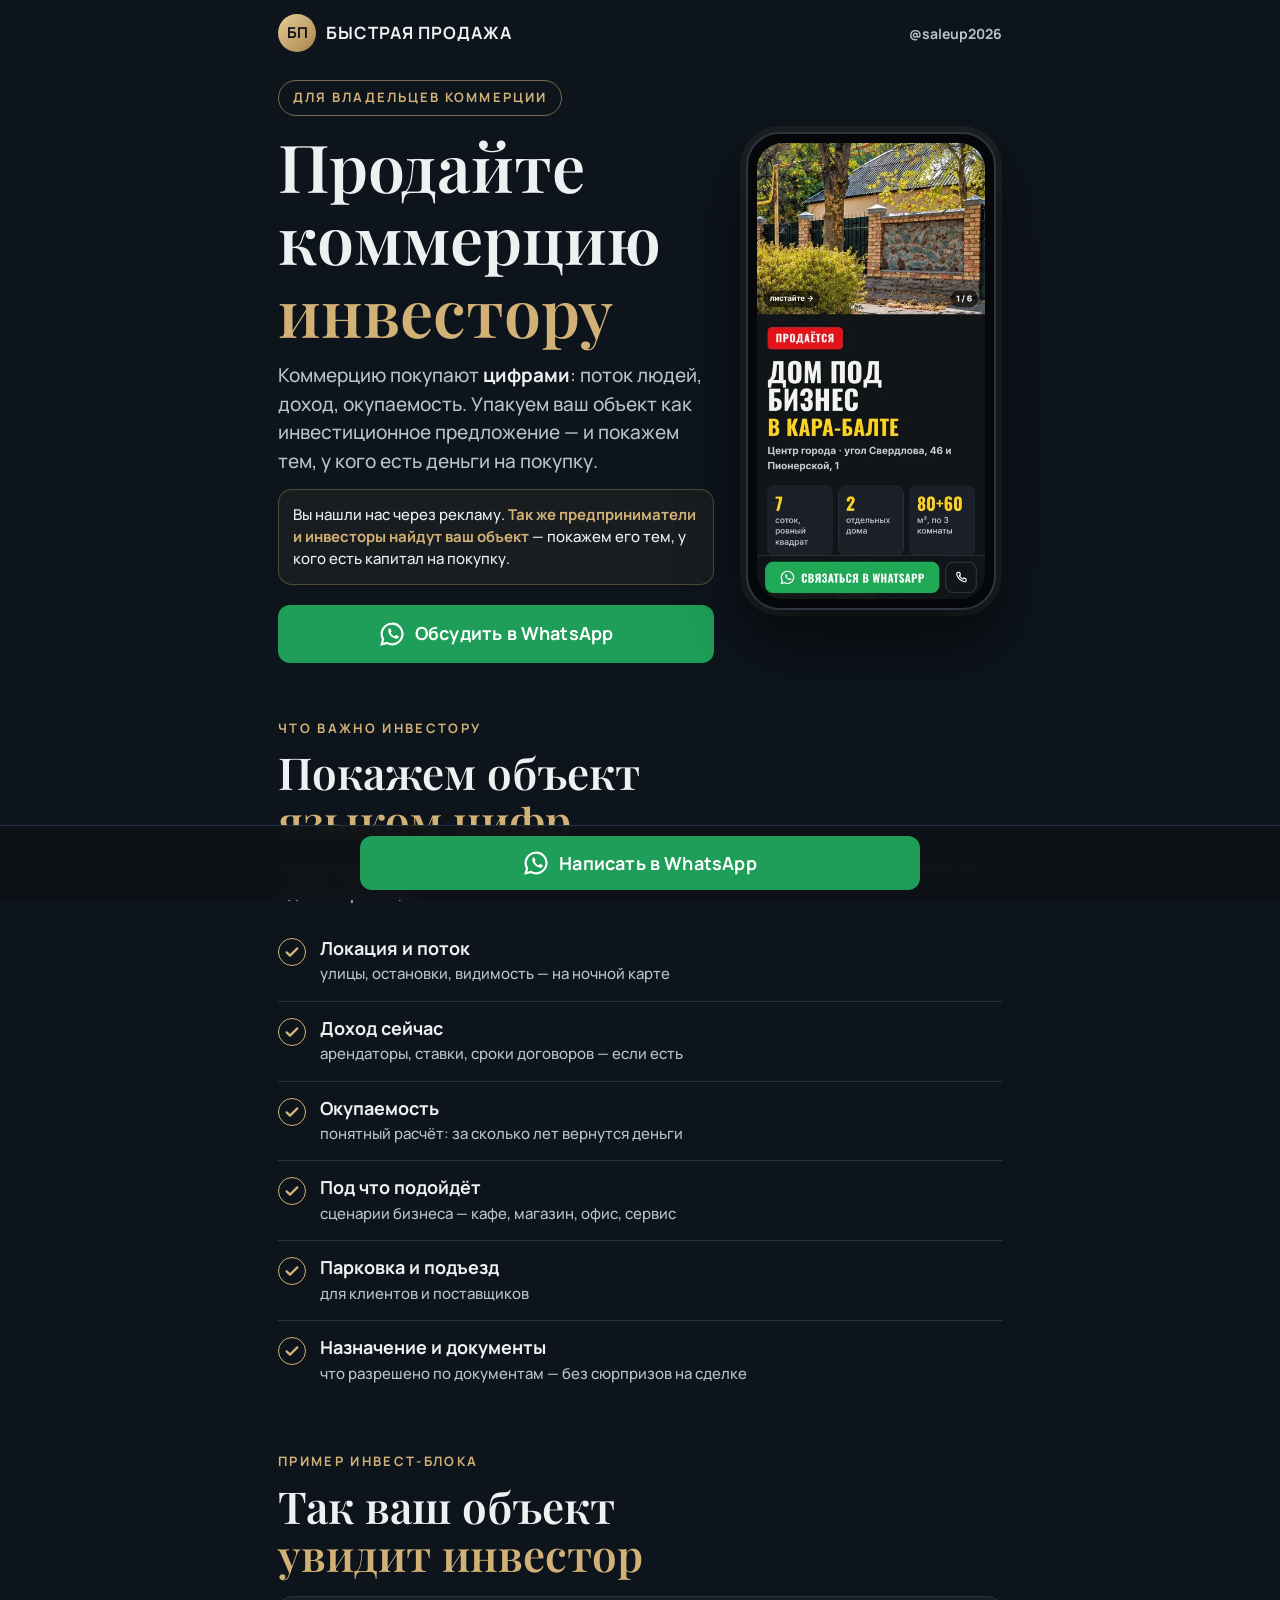
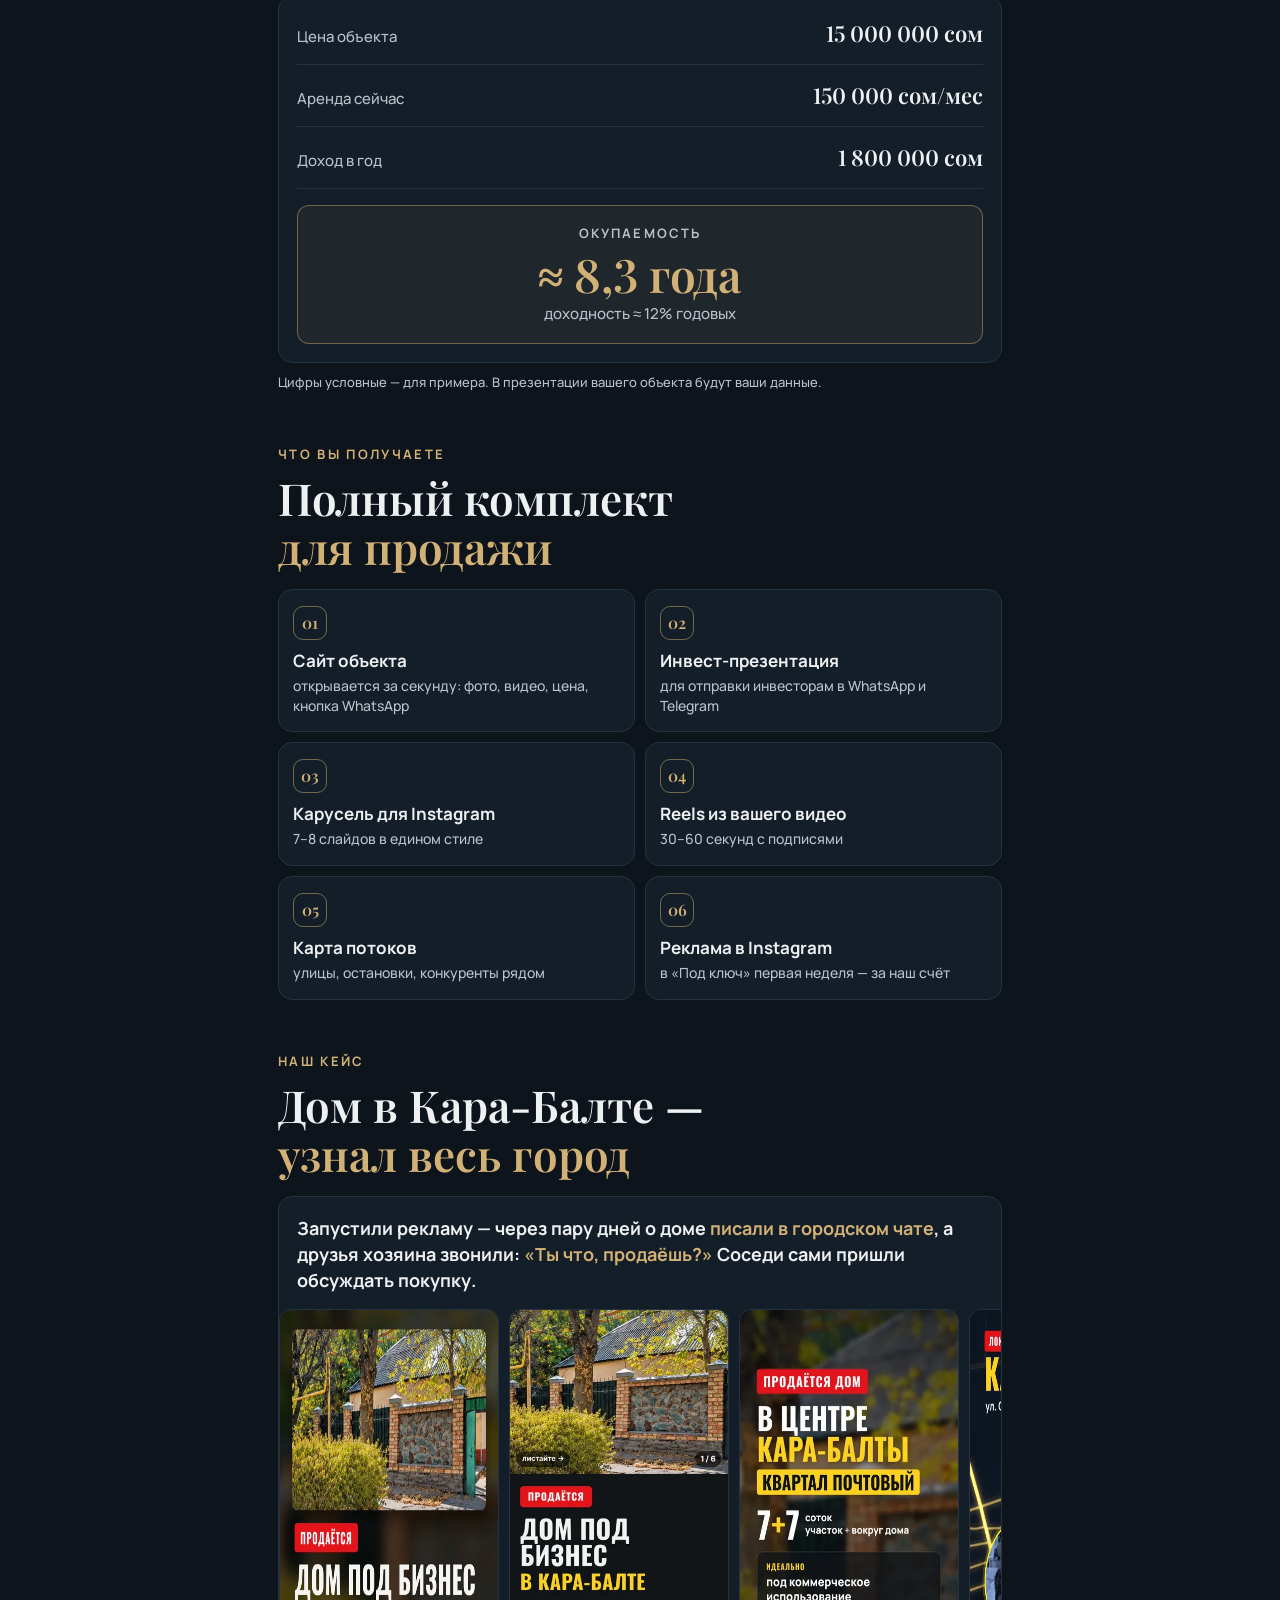
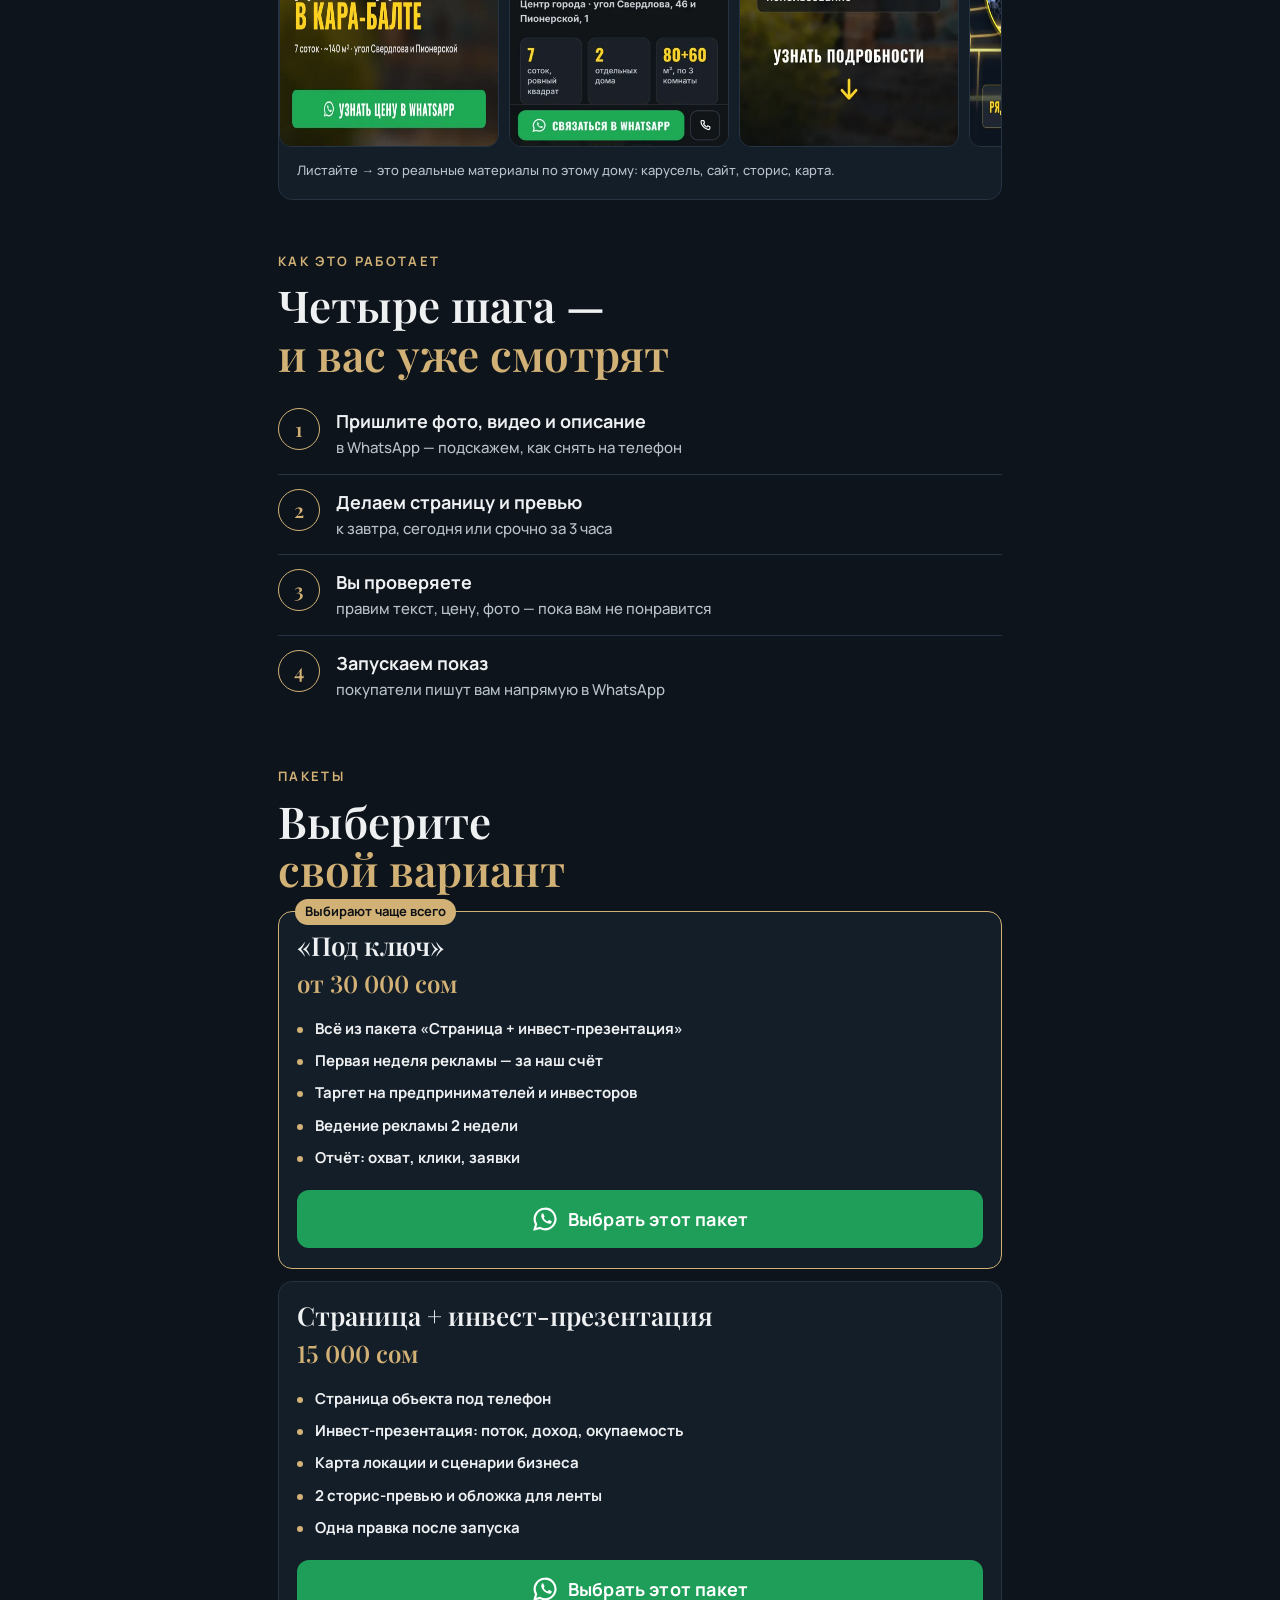
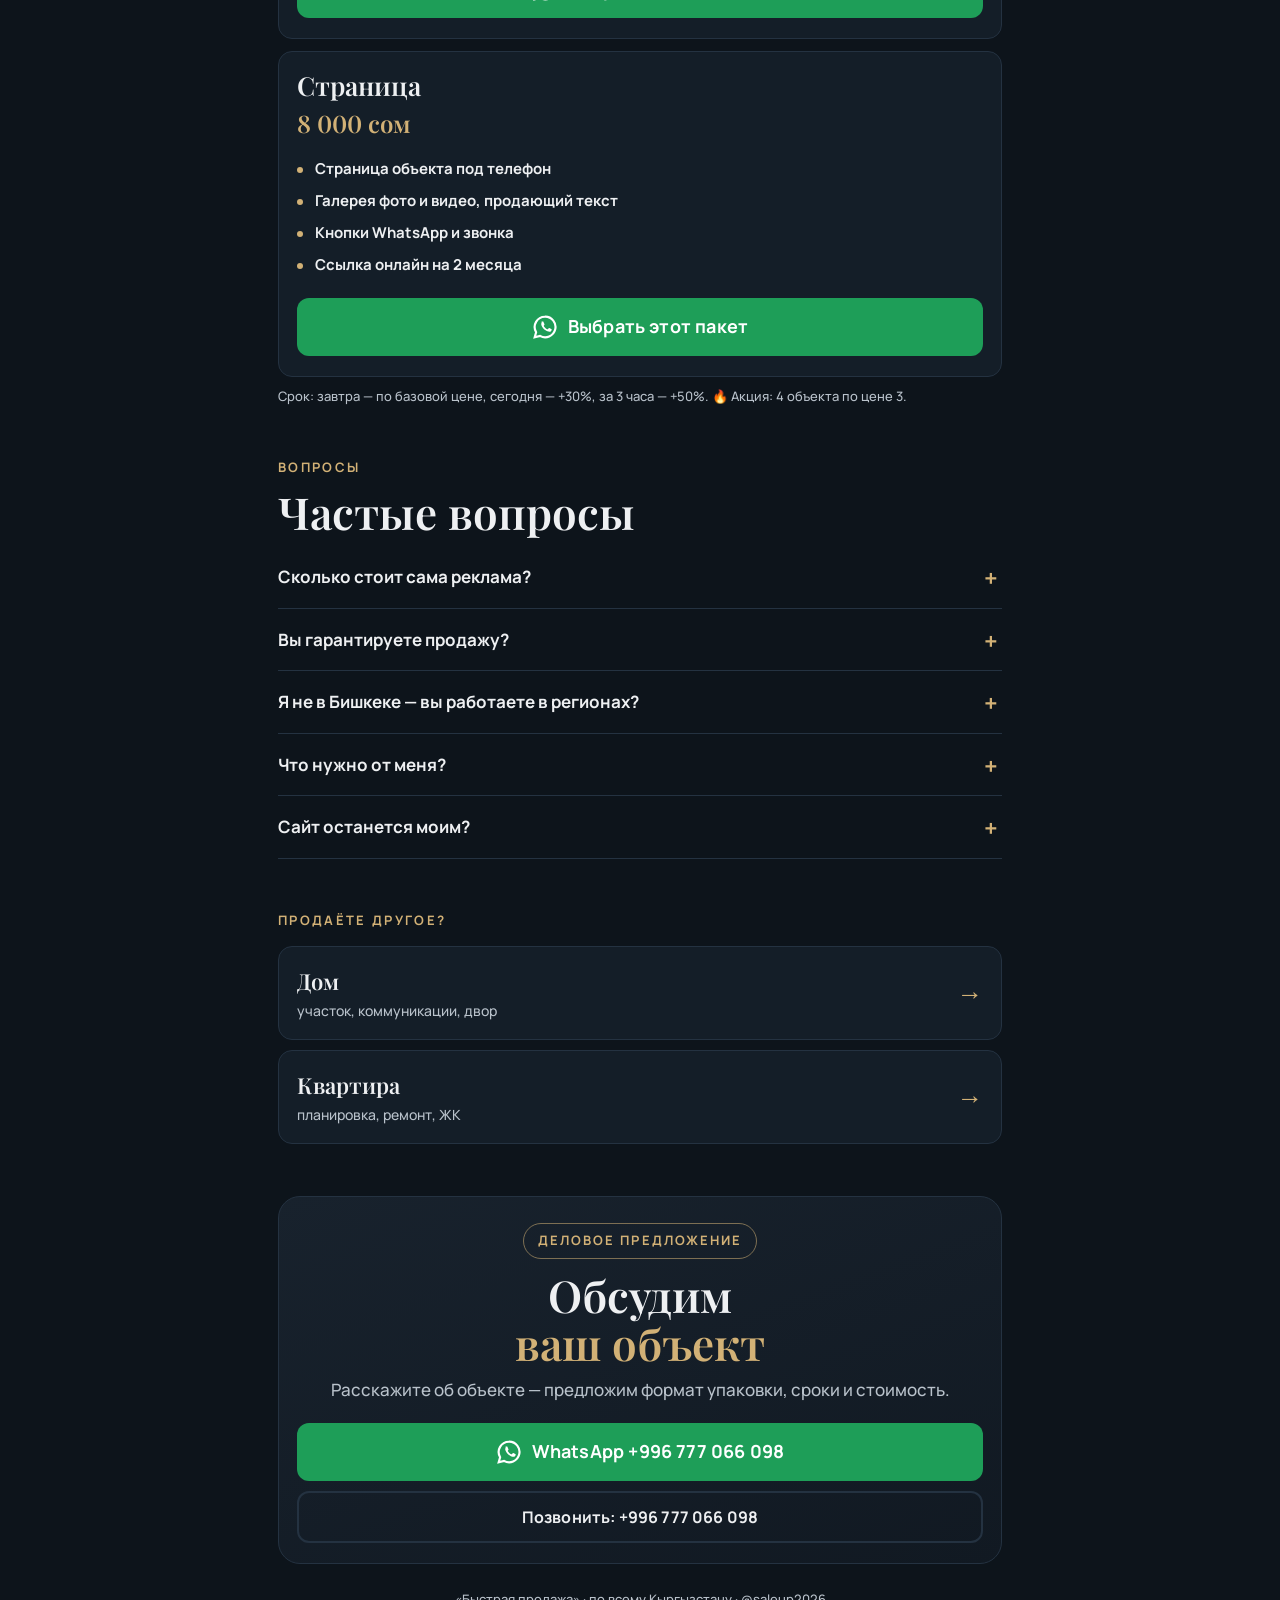
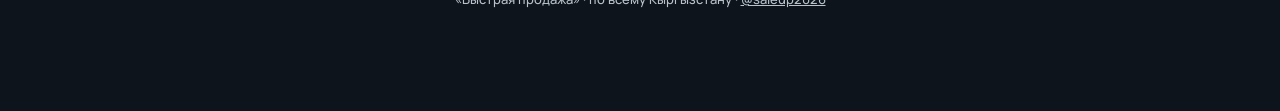
<file: saleup-busines/kommerciya.html>
<!doctype html><html lang="ru"><head><meta charset="utf-8">
<meta name="viewport" content="width=device-width,initial-scale=1,viewport-fit=cover">
<title>Продать коммерческую недвижимость — инвест-упаковка и реклама | Быстрая продажа</title><meta name="description" content="Упакуем ваш магазин, офис, кафе или участок как инвестиционное предложение: поток, доход, окупаемость.">
<meta property="og:title" content="Продать коммерческую недвижимость — инвест-упаковка и реклама | Быстрая продажа"><meta property="og:description" content="Упакуем ваш магазин, офис, кафе или участок как инвестиционное предложение: поток, доход, окупаемость.">
<meta property="og:image" content="case-cover.webp"><meta name="theme-color" content="#0E1216">
<link rel="preload" href="oswald-700.woff2" as="font" type="font/woff2" crossorigin>
<link rel="stylesheet" href="style.css">
<!-- Пиксель Meta: вставьте код сюда -->
<link rel="stylesheet" href="style-biz.css"></head><body class="biz"><div class="wrap"><div class="bar"><a class="logo" href="index.html"><i>БП</i><b>Быстрая продажа</b></a><a class="ig" href="https://instagram.com/saleup2026" target="_blank" rel="noopener">@saleup2026</a></div></div><div class="wrap"><div class="hero"><div><span class="plate">Для владельцев коммерции</span><h1 class="H">Продайте коммерцию<span>инвестору</span></h1>
<p class="lead">Коммерцию покупают <b>цифрами</b>: поток людей, доход, окупаемость. Упакуем ваш объект как инвестиционное предложение — и покажем тем, у кого есть деньги на покупку.</p><div class="proof"><span>Вы нашли нас через рекламу. <b>Так же предприниматели и инвесторы найдут ваш объект</b> — покажем его тем, у кого есть капитал на покупку.</span></div><div class="cta"><a class="btn" href="https://wa.me/996777066098?text=%D0%97%D0%B4%D1%80%D0%B0%D0%B2%D1%81%D1%82%D0%B2%D1%83%D0%B9%D1%82%D0%B5%21%20%D0%A5%D0%BE%D1%87%D1%83%20%D0%B1%D1%8B%D1%81%D1%82%D1%80%D0%B5%D0%B5%20%D0%BF%D1%80%D0%BE%D0%B4%D0%B0%D1%82%D1%8C%20%D0%BA%D0%BE%D0%BC%D0%BC%D0%B5%D1%80%D1%87%D0%B5%D1%81%D0%BA%D0%B8%D0%B9%20%D0%BE%D0%B1%D1%8A%D0%B5%D0%BA%D1%82.%20%D0%A0%D0%B0%D1%81%D1%81%D0%BA%D0%B0%D0%B6%D0%B8%D1%82%D0%B5%2C%20%D0%BA%D0%B0%D0%BA%20%D1%8D%D1%82%D0%BE%20%D1%80%D0%B0%D0%B1%D0%BE%D1%82%D0%B0%D0%B5%D1%82%20%D0%B8%20%D1%81%D0%BA%D0%BE%D0%BB%D1%8C%D0%BA%D0%BE%20%D1%81%D1%82%D0%BE%D0%B8%D1%82."><svg viewBox="0 0 24 24"><path d="M12 2.5a9.5 9.5 0 0 0-8.2 14.3L2.5 21.5l4.9-1.3A9.5 9.5 0 1 0 12 2.5z" fill="none" stroke="#fff" stroke-width="2"/><path d="M8.6 7.6c.3-.6.6-.6.9-.6h.6c.2 0 .4 0 .6.5l.8 1.9c.1.2.1.4 0 .6l-.5.7c-.1.2-.2.3 0 .6.4.8 1.6 2.2 3.1 2.8.3.1.4.1.6-.1l.7-.9c.2-.2.4-.2.6-.1l1.8.9c.3.1.4.2.4.4 0 .9-.6 1.8-1.5 2-1.9.4-6.5-1.6-8-5.9-.4-1.2 0-2.3.4-2.8z" fill="#fff"/></svg>Обсудить в WhatsApp</a></div></div>
<div class="phone"><img src="shot-site.webp" alt="Пример сайта объекта на телефоне" width="390" height="780"></div></div><section><div class="kick">Что важно инвестору</div><h2 class="H">Покажем объект<br><span class="y">языком цифр</span></h2><p class="sub">Инвестор сравнивает не обои, а деньги. Мы собираем всё, что нужно для решения, на одной странице.</p><ul class="pts"><li><span class="ck"><svg viewBox="0 0 24 24"><path d="M4 12.5l5 5L20 6.5" fill="none" stroke="#fff" stroke-width="3.4" stroke-linecap="round" stroke-linejoin="round"/></svg></span><div><b>Локация и поток</b><small>улицы, остановки, видимость — на ночной карте</small></div></li><li><span class="ck"><svg viewBox="0 0 24 24"><path d="M4 12.5l5 5L20 6.5" fill="none" stroke="#fff" stroke-width="3.4" stroke-linecap="round" stroke-linejoin="round"/></svg></span><div><b>Доход сейчас</b><small>арендаторы, ставки, сроки договоров — если есть</small></div></li><li><span class="ck"><svg viewBox="0 0 24 24"><path d="M4 12.5l5 5L20 6.5" fill="none" stroke="#fff" stroke-width="3.4" stroke-linecap="round" stroke-linejoin="round"/></svg></span><div><b>Окупаемость</b><small>понятный расчёт: за сколько лет вернутся деньги</small></div></li><li><span class="ck"><svg viewBox="0 0 24 24"><path d="M4 12.5l5 5L20 6.5" fill="none" stroke="#fff" stroke-width="3.4" stroke-linecap="round" stroke-linejoin="round"/></svg></span><div><b>Под что подойдёт</b><small>сценарии бизнеса — кафе, магазин, офис, сервис</small></div></li><li><span class="ck"><svg viewBox="0 0 24 24"><path d="M4 12.5l5 5L20 6.5" fill="none" stroke="#fff" stroke-width="3.4" stroke-linecap="round" stroke-linejoin="round"/></svg></span><div><b>Парковка и подъезд</b><small>для клиентов и поставщиков</small></div></li><li><span class="ck"><svg viewBox="0 0 24 24"><path d="M4 12.5l5 5L20 6.5" fill="none" stroke="#fff" stroke-width="3.4" stroke-linecap="round" stroke-linejoin="round"/></svg></span><div><b>Назначение и документы</b><small>что разрешено по документам — без сюрпризов на сделке</small></div></li></ul></section><section><div class="kick">Пример инвест-блока</div><h2 class="H">Так ваш объект<br><span class="y">увидит инвестор</span></h2>
<div class="inv"><div class="row"><span>Цена объекта</span><b>15 000 000 сом</b></div><div class="row"><span>Аренда сейчас</span><b>150 000 сом/мес</b></div>
<div class="row"><span>Доход в год</span><b>1 800 000 сом</b></div><div class="big"><span>Окупаемость</span><b>≈ 8,3 года</b><i>доходность ≈ 12% годовых</i></div></div>
<p class="note">Цифры условные — для примера. В презентации вашего объекта будут ваши данные.</p></section><section><div class="kick">Что вы получаете</div><h2 class="H">Полный комплект<br><span class="y">для продажи</span></h2><div class="kit"><div><em>01</em><b>Сайт объекта</b><small>открывается за секунду: фото, видео, цена, кнопка WhatsApp</small></div><div><em>02</em><b>Инвест-презентация</b><small>для отправки инвесторам в WhatsApp и Telegram</small></div><div><em>03</em><b>Карусель для Instagram</b><small>7–8 слайдов в едином стиле</small></div><div><em>04</em><b>Reels из вашего видео</b><small>30–60 секунд с подписями</small></div><div><em>05</em><b>Карта потоков</b><small>улицы, остановки, конкуренты рядом</small></div><div><em>06</em><b>Реклама в Instagram</b><small>в «Под ключ» первая неделя — за наш счёт</small></div></div></section><section><div class="kick">Наш кейс</div><h2 class="H">Дом в Кара-Балте —<br><span class="y">узнал весь город</span></h2>
<div class="case"><p class="q">Запустили рекламу — через пару дней о доме <b>писали в городском чате</b>, а друзья хозяина звонили: <b>«Ты что, продаёшь?»</b> Соседи сами пришли обсуждать покупку.</p>
<div class="shots"><img src="case-cover.webp" alt="Обложка карусели" loading="lazy"><img src="shot-site.webp" alt="Сайт на телефоне" loading="lazy"><img src="case-story.webp" alt="Анимированная сторис" loading="lazy"><img src="case-map.webp" alt="Ночная карта" loading="lazy"><img src="case-slide.webp" alt="Слайд карусели" loading="lazy"></div><small>Листайте → это реальные материалы по этому дому: карусель, сайт, сторис, карта.</small></div></section><section><div class="kick">Как это работает</div><h2 class="H">Четыре шага —<br><span class="y">и вас уже смотрят</span></h2><ol class="steps"><li><div><b>Пришлите фото, видео и описание</b><small>в WhatsApp — подскажем, как снять на телефон</small></div></li><li><div><b>Делаем страницу и превью</b><small>к завтра, сегодня или срочно за 3 часа</small></div></li><li><div><b>Вы проверяете</b><small>правим текст, цену, фото — пока вам не понравится</small></div></li><li><div><b>Запускаем показ</b><small>покупатели пишут вам напрямую в WhatsApp</small></div></li></ol></section><section><div class="kick">Пакеты</div><h2 class="H">Выберите<br><span class="y">свой вариант</span></h2><div class="packs"><div class="pack top"><h3 class="H">«Под ключ»</h3><div class="pr">от 30 000 сом</div><ul><li>Всё из пакета «Страница + инвест-презентация»</li><li>Первая неделя рекламы — за наш счёт</li><li>Таргет на предпринимателей и инвесторов</li><li>Ведение рекламы 2 недели</li><li>Отчёт: охват, клики, заявки</li></ul><a class="btn" href="https://wa.me/996777066098?text=%D0%97%D0%B4%D1%80%D0%B0%D0%B2%D1%81%D1%82%D0%B2%D1%83%D0%B9%D1%82%D0%B5%21%20%D0%A5%D0%BE%D1%87%D1%83%20%D0%BF%D0%B0%D0%BA%D0%B5%D1%82%20%C2%AB%D0%9F%D0%BE%D0%B4%20%D0%BA%D0%BB%D1%8E%D1%87%C2%BB%20%D0%B4%D0%BB%D1%8F%20%D0%BF%D1%80%D0%BE%D0%B4%D0%B0%D0%B6%D0%B8%3A%20%D0%BA%D0%BE%D0%BC%D0%BC%D0%B5%D1%80%D1%87%D0%B5%D1%81%D0%BA%D0%B8%D0%B9%20%D0%BE%D0%B1%D1%8A%D0%B5%D0%BA%D1%82."><svg viewBox="0 0 24 24"><path d="M12 2.5a9.5 9.5 0 0 0-8.2 14.3L2.5 21.5l4.9-1.3A9.5 9.5 0 1 0 12 2.5z" fill="none" stroke="#fff" stroke-width="2"/><path d="M8.6 7.6c.3-.6.6-.6.9-.6h.6c.2 0 .4 0 .6.5l.8 1.9c.1.2.1.4 0 .6l-.5.7c-.1.2-.2.3 0 .6.4.8 1.6 2.2 3.1 2.8.3.1.4.1.6-.1l.7-.9c.2-.2.4-.2.6-.1l1.8.9c.3.1.4.2.4.4 0 .9-.6 1.8-1.5 2-1.9.4-6.5-1.6-8-5.9-.4-1.2 0-2.3.4-2.8z" fill="#fff"/></svg>Выбрать этот пакет</a></div><div class="pack"><h3 class="H">Страница + инвест-презентация</h3><div class="pr">15 000 сом</div><ul><li>Страница объекта под телефон</li><li>Инвест-презентация: поток, доход, окупаемость</li><li>Карта локации и сценарии бизнеса</li><li>2 сторис-превью и обложка для ленты</li><li>Одна правка после запуска</li></ul><a class="btn" href="https://wa.me/996777066098?text=%D0%97%D0%B4%D1%80%D0%B0%D0%B2%D1%81%D1%82%D0%B2%D1%83%D0%B9%D1%82%D0%B5%21%20%D0%A5%D0%BE%D1%87%D1%83%20%D0%BF%D0%B0%D0%BA%D0%B5%D1%82%20%C2%AB%D0%A1%D1%82%D1%80%D0%B0%D0%BD%D0%B8%D1%86%D0%B0%20%2B%20%D0%B8%D0%BD%D0%B2%D0%B5%D1%81%D1%82-%D0%BF%D1%80%D0%B5%D0%B7%D0%B5%D0%BD%D1%82%D0%B0%D1%86%D0%B8%D1%8F%C2%BB%20%D0%B4%D0%BB%D1%8F%20%D0%BF%D1%80%D0%BE%D0%B4%D0%B0%D0%B6%D0%B8%3A%20%D0%BA%D0%BE%D0%BC%D0%BC%D0%B5%D1%80%D1%87%D0%B5%D1%81%D0%BA%D0%B8%D0%B9%20%D0%BE%D0%B1%D1%8A%D0%B5%D0%BA%D1%82."><svg viewBox="0 0 24 24"><path d="M12 2.5a9.5 9.5 0 0 0-8.2 14.3L2.5 21.5l4.9-1.3A9.5 9.5 0 1 0 12 2.5z" fill="none" stroke="#fff" stroke-width="2"/><path d="M8.6 7.6c.3-.6.6-.6.9-.6h.6c.2 0 .4 0 .6.5l.8 1.9c.1.2.1.4 0 .6l-.5.7c-.1.2-.2.3 0 .6.4.8 1.6 2.2 3.1 2.8.3.1.4.1.6-.1l.7-.9c.2-.2.4-.2.6-.1l1.8.9c.3.1.4.2.4.4 0 .9-.6 1.8-1.5 2-1.9.4-6.5-1.6-8-5.9-.4-1.2 0-2.3.4-2.8z" fill="#fff"/></svg>Выбрать этот пакет</a></div><div class="pack"><h3 class="H">Страница</h3><div class="pr">8 000 сом</div><ul><li>Страница объекта под телефон</li><li>Галерея фото и видео, продающий текст</li><li>Кнопки WhatsApp и звонка</li><li>Ссылка онлайн на 2 месяца</li></ul><a class="btn" href="https://wa.me/996777066098?text=%D0%97%D0%B4%D1%80%D0%B0%D0%B2%D1%81%D1%82%D0%B2%D1%83%D0%B9%D1%82%D0%B5%21%20%D0%A5%D0%BE%D1%87%D1%83%20%D0%BF%D0%B0%D0%BA%D0%B5%D1%82%20%C2%AB%D0%A1%D1%82%D1%80%D0%B0%D0%BD%D0%B8%D1%86%D0%B0%C2%BB%20%D0%B4%D0%BB%D1%8F%20%D0%BF%D1%80%D0%BE%D0%B4%D0%B0%D0%B6%D0%B8%3A%20%D0%BA%D0%BE%D0%BC%D0%BC%D0%B5%D1%80%D1%87%D0%B5%D1%81%D0%BA%D0%B8%D0%B9%20%D0%BE%D0%B1%D1%8A%D0%B5%D0%BA%D1%82."><svg viewBox="0 0 24 24"><path d="M12 2.5a9.5 9.5 0 0 0-8.2 14.3L2.5 21.5l4.9-1.3A9.5 9.5 0 1 0 12 2.5z" fill="none" stroke="#fff" stroke-width="2"/><path d="M8.6 7.6c.3-.6.6-.6.9-.6h.6c.2 0 .4 0 .6.5l.8 1.9c.1.2.1.4 0 .6l-.5.7c-.1.2-.2.3 0 .6.4.8 1.6 2.2 3.1 2.8.3.1.4.1.6-.1l.7-.9c.2-.2.4-.2.6-.1l1.8.9c.3.1.4.2.4.4 0 .9-.6 1.8-1.5 2-1.9.4-6.5-1.6-8-5.9-.4-1.2 0-2.3.4-2.8z" fill="#fff"/></svg>Выбрать этот пакет</a></div></div><p class="note">Срок: завтра — по базовой цене, сегодня — +30%, за 3 часа — +50%. 🔥 Акция: 4 объекта по цене 3.</p></section><section><div class="kick">Вопросы</div><h2 class="H">Частые вопросы</h2><div style="margin-top:10px"><details><summary>Сколько стоит сама реклама?</summary><p>В пакете «Под ключ» первую неделю рекламы оплачиваем мы. Дальше — от 1 500 сом в неделю, сумму подберём под ваш город.</p></details><details><summary>Вы гарантируете продажу?</summary><p>Мы гарантируем, что объект увидят тысячи людей и он будет выглядеть лучше соседних объявлений. Сама продажа зависит ещё от цены и состояния — честно скажем, если цена мешает.</p></details><details><summary>Я не в Бишкеке — вы работаете в регионах?</summary><p>Да, по всему Кыргызстану. Всё делается удалённо через WhatsApp. В регионах продать сложнее всего — там такая реклама работает особенно заметно.</p></details><details><summary>Что нужно от меня?</summary><p>Фото и видео на телефон, описание своими словами, цена и номер, на который будут писать покупатели. Остальное — наша работа.</p></details><details><summary>Сайт останется моим?</summary><p>Да. Ссылку можно отправлять в WhatsApp, Telegram, ставить в объявления на lalafo и house.kg — она работает, пока объект продаётся.</p></details></div></section><section><div class="kick">Продаёте другое?</div><div class="types"><a class="type" href="dom.html"><div><b>Дом</b><small>участок, коммуникации, двор</small></div><i>→</i></a><a class="type" href="kvartira.html"><div><b>Квартира</b><small>планировка, ремонт, ЖК</small></div><i>→</i></a></div></section><div class="final"><span class="plate">Деловое предложение</span><h2 class="H" style="margin-top:12px">Обсудим<br><span class="y">ваш объект</span></h2>
<p>Расскажите об объекте — предложим формат упаковки, сроки и стоимость.</p><div class="cta"><a class="btn" href="https://wa.me/996777066098?text=%D0%97%D0%B4%D1%80%D0%B0%D0%B2%D1%81%D1%82%D0%B2%D1%83%D0%B9%D1%82%D0%B5%21%20%D0%A5%D0%BE%D1%87%D1%83%20%D0%B1%D1%8B%D1%81%D1%82%D1%80%D0%B5%D0%B5%20%D0%BF%D1%80%D0%BE%D0%B4%D0%B0%D1%82%D1%8C%20%D0%BA%D0%BE%D0%BC%D0%BC%D0%B5%D1%80%D1%87%D0%B5%D1%81%D0%BA%D0%B8%D0%B9%20%D0%BE%D0%B1%D1%8A%D0%B5%D0%BA%D1%82.%20%D0%A0%D0%B0%D1%81%D1%81%D0%BA%D0%B0%D0%B6%D0%B8%D1%82%D0%B5%2C%20%D0%BA%D0%B0%D0%BA%20%D1%8D%D1%82%D0%BE%20%D1%80%D0%B0%D0%B1%D0%BE%D1%82%D0%B0%D0%B5%D1%82%20%D0%B8%20%D1%81%D0%BA%D0%BE%D0%BB%D1%8C%D0%BA%D0%BE%20%D1%81%D1%82%D0%BE%D0%B8%D1%82."><svg viewBox="0 0 24 24"><path d="M12 2.5a9.5 9.5 0 0 0-8.2 14.3L2.5 21.5l4.9-1.3A9.5 9.5 0 1 0 12 2.5z" fill="none" stroke="#fff" stroke-width="2"/><path d="M8.6 7.6c.3-.6.6-.6.9-.6h.6c.2 0 .4 0 .6.5l.8 1.9c.1.2.1.4 0 .6l-.5.7c-.1.2-.2.3 0 .6.4.8 1.6 2.2 3.1 2.8.3.1.4.1.6-.1l.7-.9c.2-.2.4-.2.6-.1l1.8.9c.3.1.4.2.4.4 0 .9-.6 1.8-1.5 2-1.9.4-6.5-1.6-8-5.9-.4-1.2 0-2.3.4-2.8z" fill="#fff"/></svg>WhatsApp +996 777 066 098</a>
<a class="btn ghost" href="tel:+996777066098">Позвонить: +996 777 066 098</a></div></div>
<footer>«Быстрая продажа» · по всему Кыргызстану · <a href="https://instagram.com/saleup2026">@saleup2026</a></footer></div>
<div class="sticky"><a class="btn" href="https://wa.me/996777066098?text=%D0%97%D0%B4%D1%80%D0%B0%D0%B2%D1%81%D1%82%D0%B2%D1%83%D0%B9%D1%82%D0%B5%21%20%D0%A5%D0%BE%D1%87%D1%83%20%D0%B1%D1%8B%D1%81%D1%82%D1%80%D0%B5%D0%B5%20%D0%BF%D1%80%D0%BE%D0%B4%D0%B0%D1%82%D1%8C%20%D0%BA%D0%BE%D0%BC%D0%BC%D0%B5%D1%80%D1%87%D0%B5%D1%81%D0%BA%D0%B8%D0%B9%20%D0%BE%D0%B1%D1%8A%D0%B5%D0%BA%D1%82.%20%D0%A0%D0%B0%D1%81%D1%81%D0%BA%D0%B0%D0%B6%D0%B8%D1%82%D0%B5%2C%20%D0%BA%D0%B0%D0%BA%20%D1%8D%D1%82%D0%BE%20%D1%80%D0%B0%D0%B1%D0%BE%D1%82%D0%B0%D0%B5%D1%82%20%D0%B8%20%D1%81%D0%BA%D0%BE%D0%BB%D1%8C%D0%BA%D0%BE%20%D1%81%D1%82%D0%BE%D0%B8%D1%82."><svg viewBox="0 0 24 24"><path d="M12 2.5a9.5 9.5 0 0 0-8.2 14.3L2.5 21.5l4.9-1.3A9.5 9.5 0 1 0 12 2.5z" fill="none" stroke="#fff" stroke-width="2"/><path d="M8.6 7.6c.3-.6.6-.6.9-.6h.6c.2 0 .4 0 .6.5l.8 1.9c.1.2.1.4 0 .6l-.5.7c-.1.2-.2.3 0 .6.4.8 1.6 2.2 3.1 2.8.3.1.4.1.6-.1l.7-.9c.2-.2.4-.2.6-.1l1.8.9c.3.1.4.2.4.4 0 .9-.6 1.8-1.5 2-1.9.4-6.5-1.6-8-5.9-.4-1.2 0-2.3.4-2.8z" fill="#fff"/></svg>Написать в WhatsApp</a></div>
<script>document.querySelectorAll('a[href^="https://wa.me"]').forEach(a=>a.addEventListener('click',()=>{if(window.fbq)fbq('track','Contact')}))</script>
</body></html>
</file>
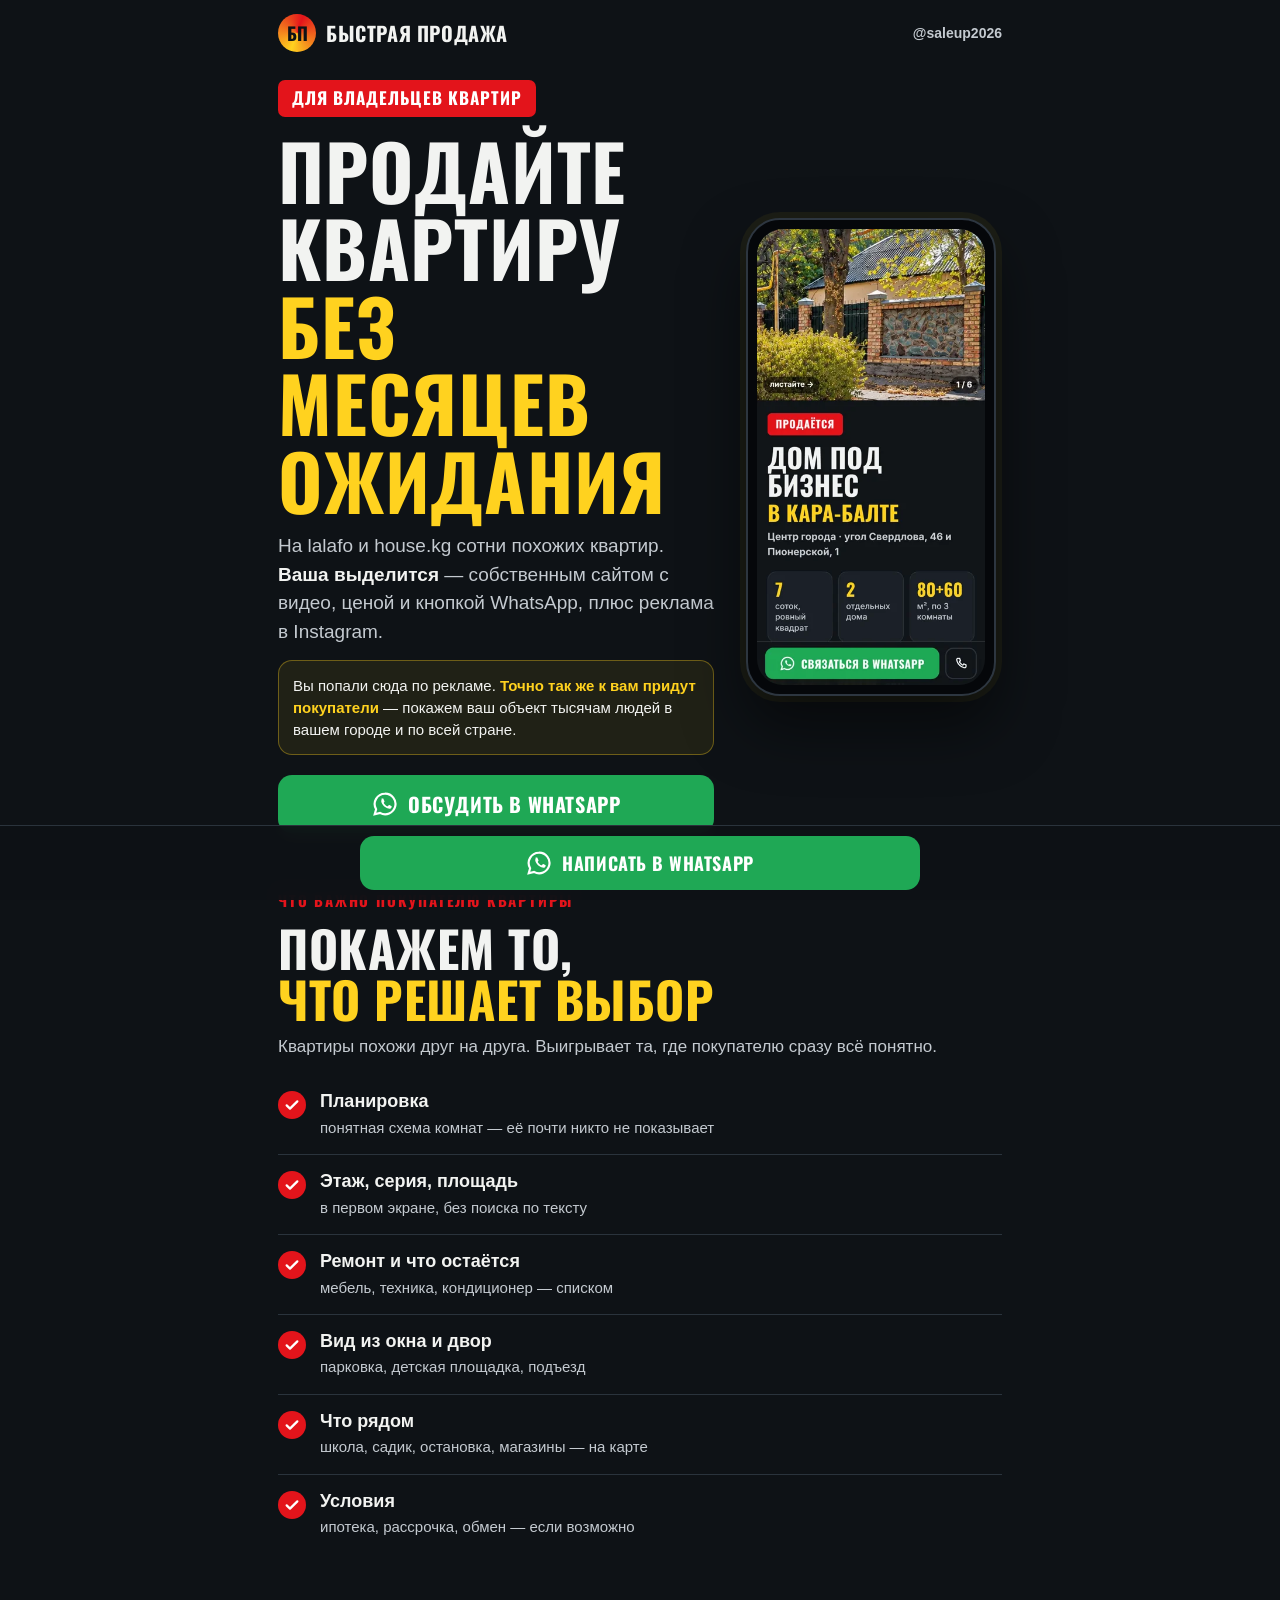
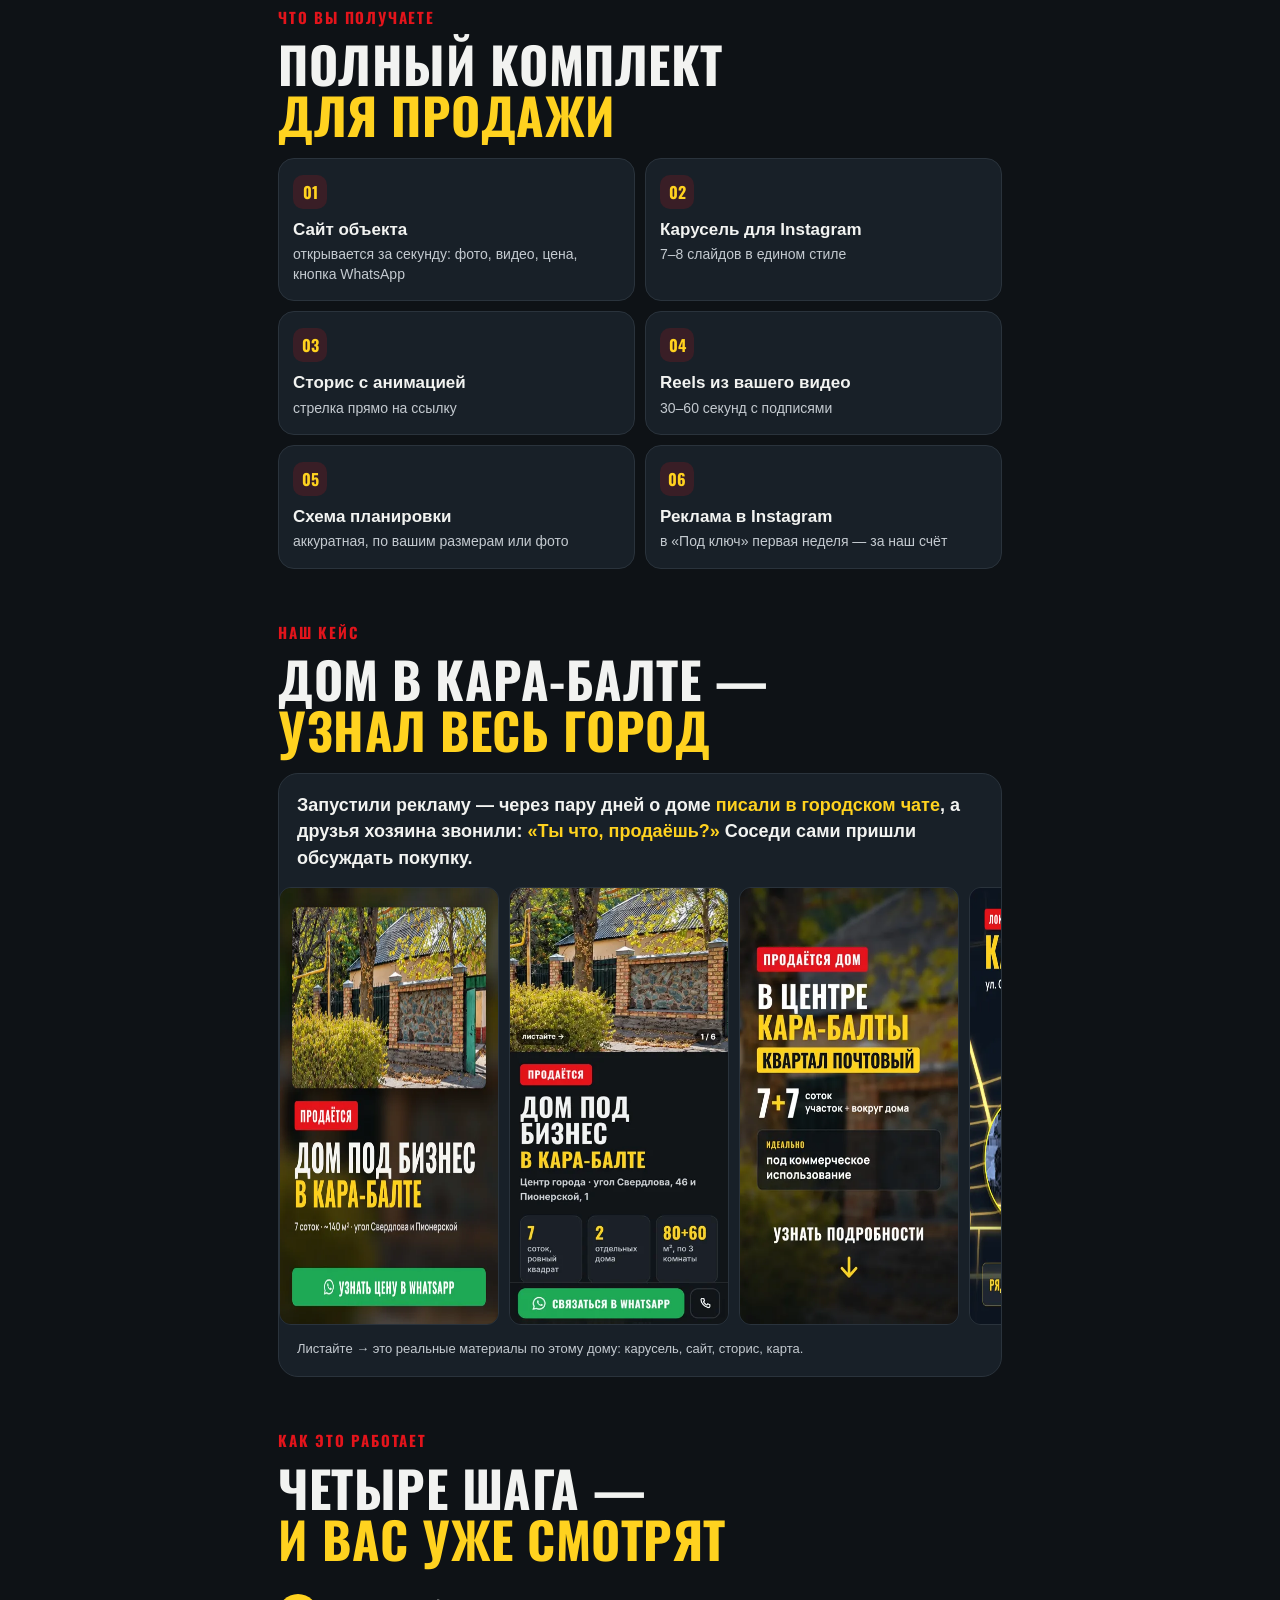
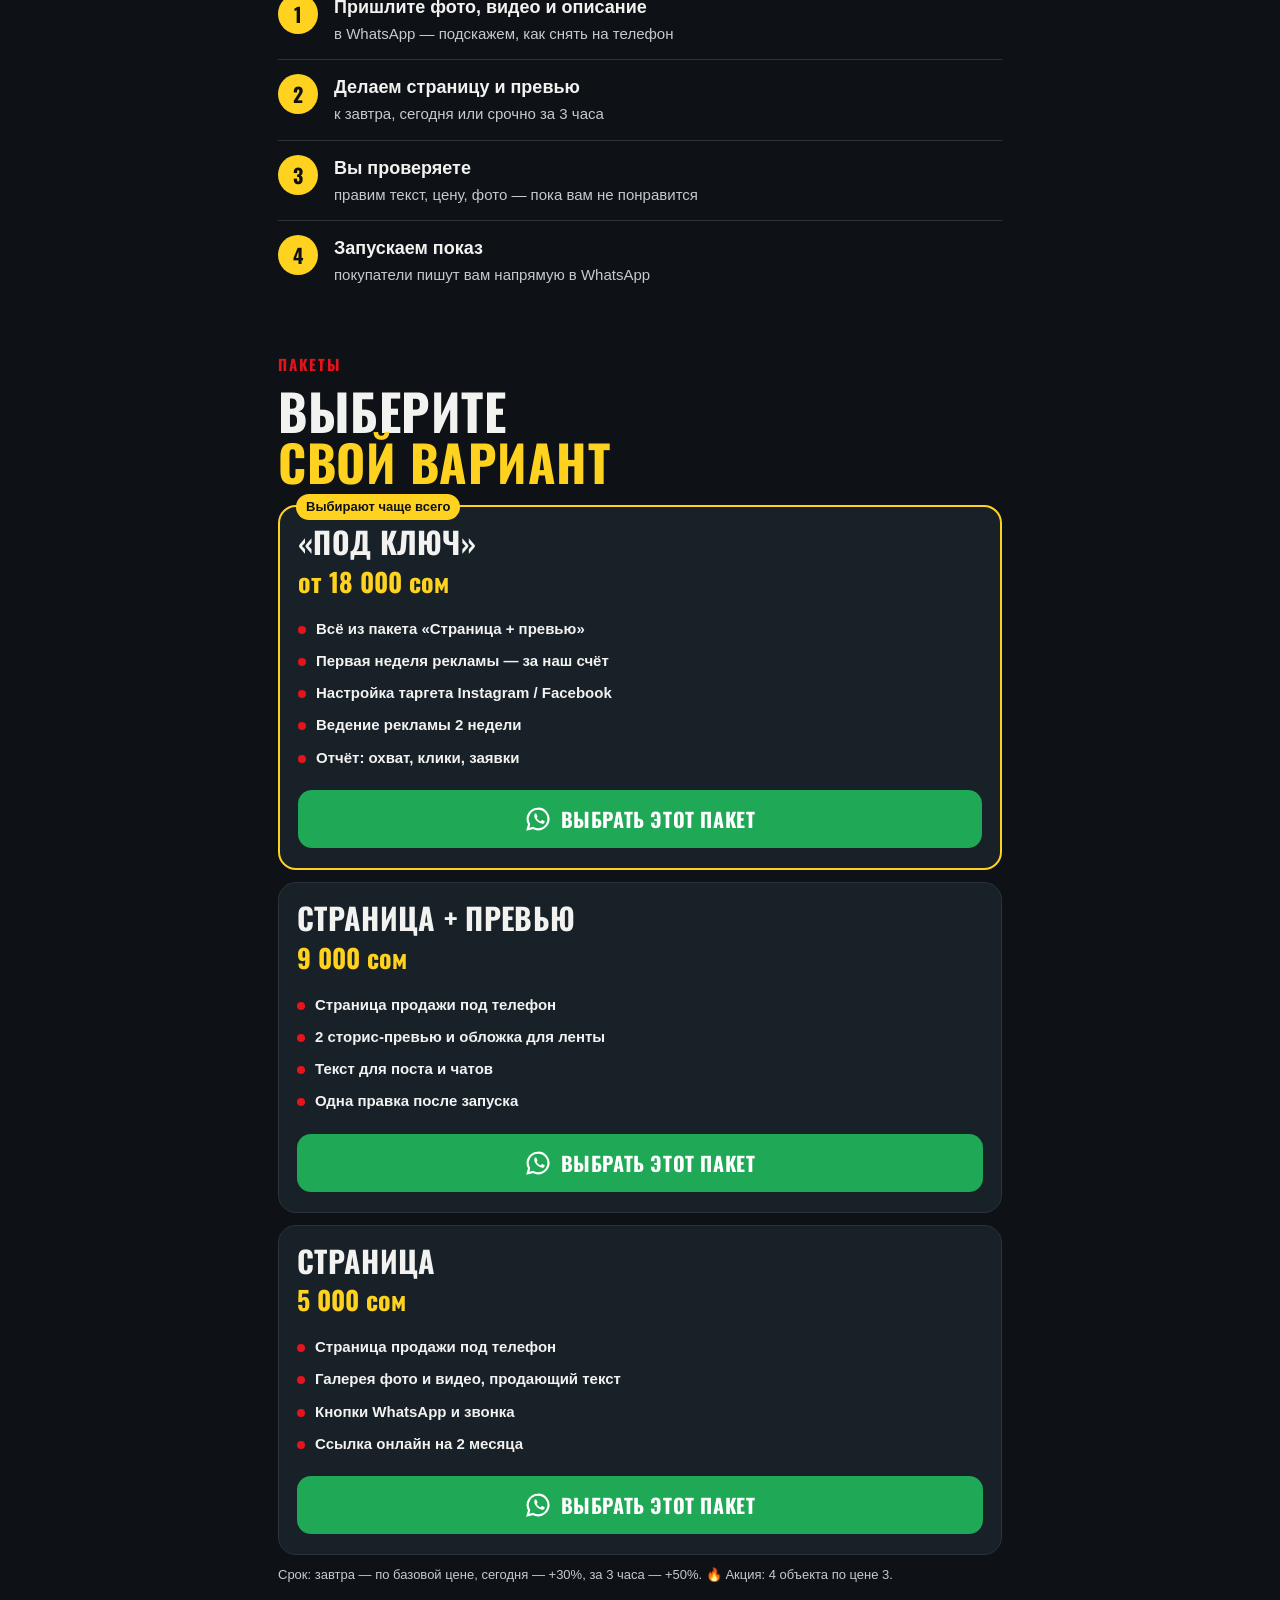
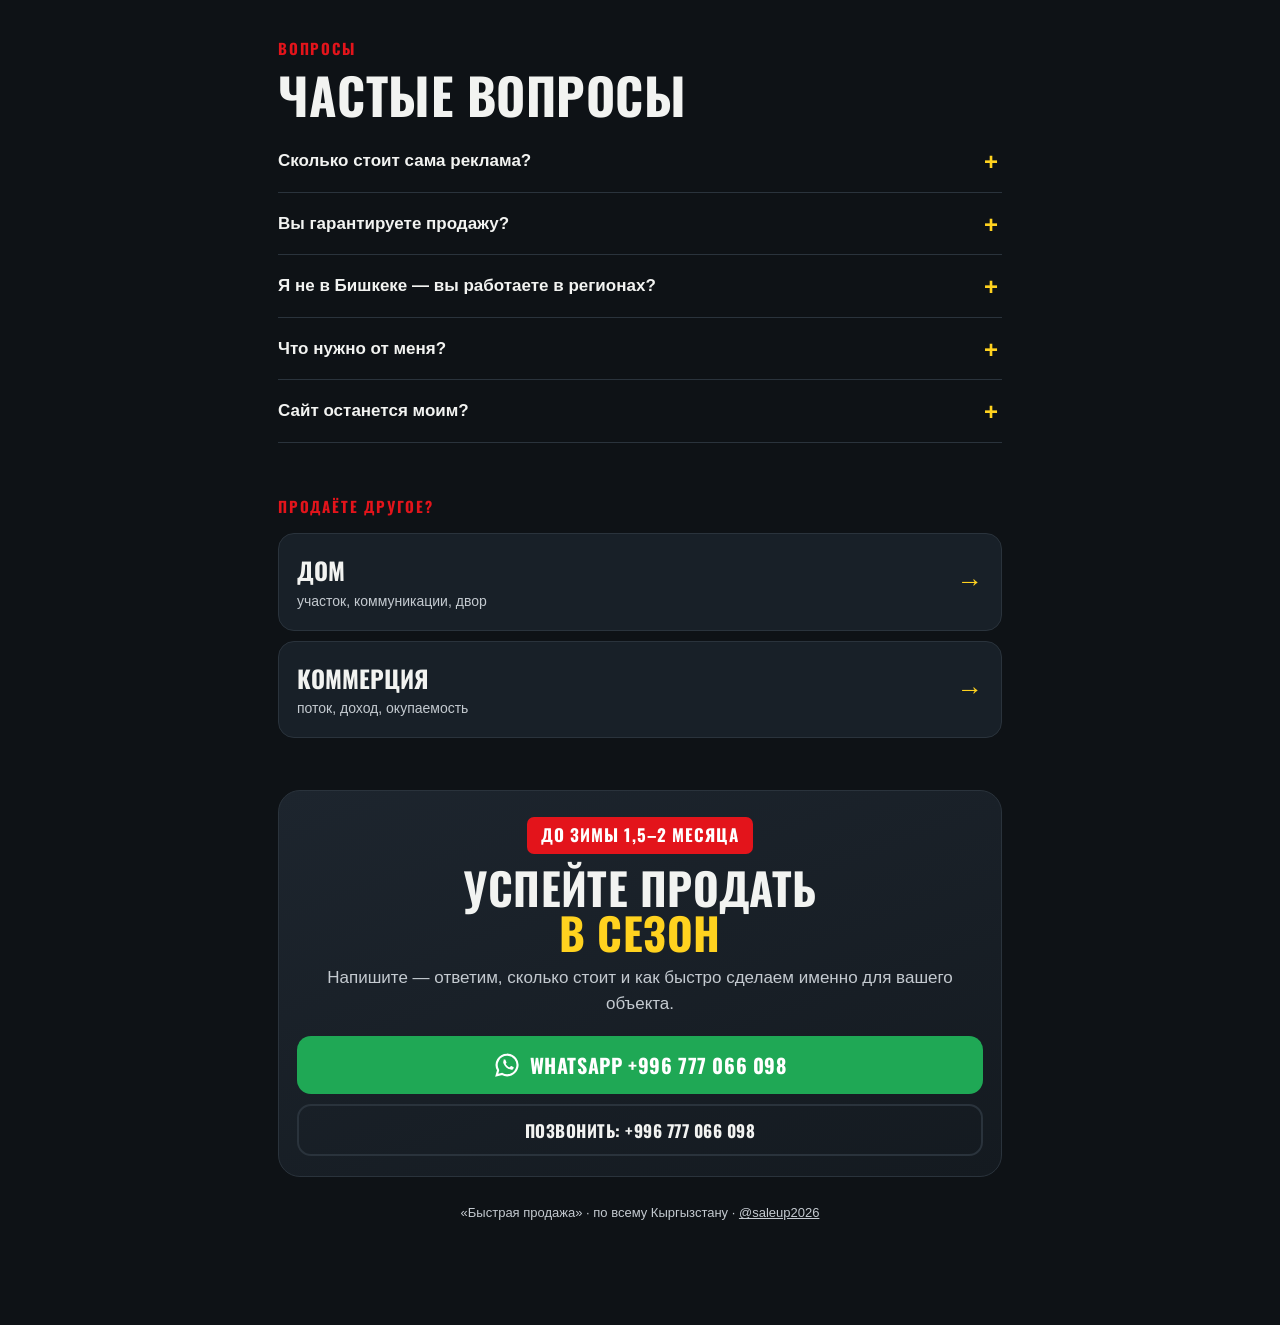
<file: saleup-busines/kvartira.html>
<!doctype html><html lang="ru"><head><meta charset="utf-8">
<meta name="viewport" content="width=device-width,initial-scale=1,viewport-fit=cover">
<title>Продать квартиру быстро — сайт и реклама за 1 день | Быстрая продажа</title><meta name="description" content="Ваша квартира выделится среди сотен похожих: свой сайт с ценой, видео и кнопкой WhatsApp, плюс реклама в Instagram.">
<meta property="og:title" content="Продать квартиру быстро — сайт и реклама за 1 день | Быстрая продажа"><meta property="og:description" content="Ваша квартира выделится среди сотен похожих: свой сайт с ценой, видео и кнопкой WhatsApp, плюс реклама в Instagram.">
<meta property="og:image" content="case-cover.webp"><meta name="theme-color" content="#0E1216">
<link rel="preload" href="oswald-700.woff2" as="font" type="font/woff2" crossorigin>
<link rel="stylesheet" href="style.css">
<!-- Пиксель Meta: вставьте код сюда -->
</head><body><div class="wrap"><div class="bar"><a class="logo" href="index.html"><i>БП</i><b>Быстрая продажа</b></a><a class="ig" href="https://instagram.com/saleup2026" target="_blank" rel="noopener">@saleup2026</a></div></div><div class="wrap"><div class="hero"><div><span class="plate">Для владельцев квартир</span><h1 class="H">Продайте квартиру<span>без месяцев ожидания</span></h1>
<p class="lead">На lalafo и house.kg сотни похожих квартир. <b>Ваша выделится</b> — собственным сайтом с видео, ценой и кнопкой WhatsApp, плюс реклама в Instagram.</p><div class="proof"><span>Вы попали сюда по рекламе. <b>Точно так же к вам придут покупатели</b> — покажем ваш объект тысячам людей в вашем городе и по всей стране.</span></div><div class="cta"><a class="btn" href="https://wa.me/996777066098?text=%D0%97%D0%B4%D1%80%D0%B0%D0%B2%D1%81%D1%82%D0%B2%D1%83%D0%B9%D1%82%D0%B5%21%20%D0%A5%D0%BE%D1%87%D1%83%20%D0%B1%D1%8B%D1%81%D1%82%D1%80%D0%B5%D0%B5%20%D0%BF%D1%80%D0%BE%D0%B4%D0%B0%D1%82%D1%8C%20%D0%BA%D0%B2%D0%B0%D1%80%D1%82%D0%B8%D1%80%D1%83.%20%D0%A0%D0%B0%D1%81%D1%81%D0%BA%D0%B0%D0%B6%D0%B8%D1%82%D0%B5%2C%20%D0%BA%D0%B0%D0%BA%20%D1%8D%D1%82%D0%BE%20%D1%80%D0%B0%D0%B1%D0%BE%D1%82%D0%B0%D0%B5%D1%82%20%D0%B8%20%D1%81%D0%BA%D0%BE%D0%BB%D1%8C%D0%BA%D0%BE%20%D1%81%D1%82%D0%BE%D0%B8%D1%82."><svg viewBox="0 0 24 24"><path d="M12 2.5a9.5 9.5 0 0 0-8.2 14.3L2.5 21.5l4.9-1.3A9.5 9.5 0 1 0 12 2.5z" fill="none" stroke="#fff" stroke-width="2"/><path d="M8.6 7.6c.3-.6.6-.6.9-.6h.6c.2 0 .4 0 .6.5l.8 1.9c.1.2.1.4 0 .6l-.5.7c-.1.2-.2.3 0 .6.4.8 1.6 2.2 3.1 2.8.3.1.4.1.6-.1l.7-.9c.2-.2.4-.2.6-.1l1.8.9c.3.1.4.2.4.4 0 .9-.6 1.8-1.5 2-1.9.4-6.5-1.6-8-5.9-.4-1.2 0-2.3.4-2.8z" fill="#fff"/></svg>Обсудить в WhatsApp</a></div></div>
<div class="phone"><img src="shot-site.webp" alt="Пример сайта объекта на телефоне" width="390" height="780"></div></div><section><div class="kick">Что важно покупателю квартиры</div><h2 class="H">Покажем то,<br><span class="y">что решает выбор</span></h2><p class="sub">Квартиры похожи друг на друга. Выигрывает та, где покупателю сразу всё понятно.</p><ul class="pts"><li><span class="ck"><svg viewBox="0 0 24 24"><path d="M4 12.5l5 5L20 6.5" fill="none" stroke="#fff" stroke-width="3.4" stroke-linecap="round" stroke-linejoin="round"/></svg></span><div><b>Планировка</b><small>понятная схема комнат — её почти никто не показывает</small></div></li><li><span class="ck"><svg viewBox="0 0 24 24"><path d="M4 12.5l5 5L20 6.5" fill="none" stroke="#fff" stroke-width="3.4" stroke-linecap="round" stroke-linejoin="round"/></svg></span><div><b>Этаж, серия, площадь</b><small>в первом экране, без поиска по тексту</small></div></li><li><span class="ck"><svg viewBox="0 0 24 24"><path d="M4 12.5l5 5L20 6.5" fill="none" stroke="#fff" stroke-width="3.4" stroke-linecap="round" stroke-linejoin="round"/></svg></span><div><b>Ремонт и что остаётся</b><small>мебель, техника, кондиционер — списком</small></div></li><li><span class="ck"><svg viewBox="0 0 24 24"><path d="M4 12.5l5 5L20 6.5" fill="none" stroke="#fff" stroke-width="3.4" stroke-linecap="round" stroke-linejoin="round"/></svg></span><div><b>Вид из окна и двор</b><small>парковка, детская площадка, подъезд</small></div></li><li><span class="ck"><svg viewBox="0 0 24 24"><path d="M4 12.5l5 5L20 6.5" fill="none" stroke="#fff" stroke-width="3.4" stroke-linecap="round" stroke-linejoin="round"/></svg></span><div><b>Что рядом</b><small>школа, садик, остановка, магазины — на карте</small></div></li><li><span class="ck"><svg viewBox="0 0 24 24"><path d="M4 12.5l5 5L20 6.5" fill="none" stroke="#fff" stroke-width="3.4" stroke-linecap="round" stroke-linejoin="round"/></svg></span><div><b>Условия</b><small>ипотека, рассрочка, обмен — если возможно</small></div></li></ul></section><section><div class="kick">Что вы получаете</div><h2 class="H">Полный комплект<br><span class="y">для продажи</span></h2><div class="kit"><div><em>01</em><b>Сайт объекта</b><small>открывается за секунду: фото, видео, цена, кнопка WhatsApp</small></div><div><em>02</em><b>Карусель для Instagram</b><small>7–8 слайдов в едином стиле</small></div><div><em>03</em><b>Сторис с анимацией</b><small>стрелка прямо на ссылку</small></div><div><em>04</em><b>Reels из вашего видео</b><small>30–60 секунд с подписями</small></div><div><em>05</em><b>Схема планировки</b><small>аккуратная, по вашим размерам или фото</small></div><div><em>06</em><b>Реклама в Instagram</b><small>в «Под ключ» первая неделя — за наш счёт</small></div></div></section><section><div class="kick">Наш кейс</div><h2 class="H">Дом в Кара-Балте —<br><span class="y">узнал весь город</span></h2>
<div class="case"><p class="q">Запустили рекламу — через пару дней о доме <b>писали в городском чате</b>, а друзья хозяина звонили: <b>«Ты что, продаёшь?»</b> Соседи сами пришли обсуждать покупку.</p>
<div class="shots"><img src="case-cover.webp" alt="Обложка карусели" loading="lazy"><img src="shot-site.webp" alt="Сайт на телефоне" loading="lazy"><img src="case-story.webp" alt="Анимированная сторис" loading="lazy"><img src="case-map.webp" alt="Ночная карта" loading="lazy"><img src="case-slide.webp" alt="Слайд карусели" loading="lazy"></div><small>Листайте → это реальные материалы по этому дому: карусель, сайт, сторис, карта.</small></div></section><section><div class="kick">Как это работает</div><h2 class="H">Четыре шага —<br><span class="y">и вас уже смотрят</span></h2><ol class="steps"><li><div><b>Пришлите фото, видео и описание</b><small>в WhatsApp — подскажем, как снять на телефон</small></div></li><li><div><b>Делаем страницу и превью</b><small>к завтра, сегодня или срочно за 3 часа</small></div></li><li><div><b>Вы проверяете</b><small>правим текст, цену, фото — пока вам не понравится</small></div></li><li><div><b>Запускаем показ</b><small>покупатели пишут вам напрямую в WhatsApp</small></div></li></ol></section><section><div class="kick">Пакеты</div><h2 class="H">Выберите<br><span class="y">свой вариант</span></h2><div class="packs"><div class="pack top"><h3 class="H">«Под ключ»</h3><div class="pr">от 18 000 сом</div><ul><li>Всё из пакета «Страница + превью»</li><li>Первая неделя рекламы — за наш счёт</li><li>Настройка таргета Instagram / Facebook</li><li>Ведение рекламы 2 недели</li><li>Отчёт: охват, клики, заявки</li></ul><a class="btn" href="https://wa.me/996777066098?text=%D0%97%D0%B4%D1%80%D0%B0%D0%B2%D1%81%D1%82%D0%B2%D1%83%D0%B9%D1%82%D0%B5%21%20%D0%A5%D0%BE%D1%87%D1%83%20%D0%BF%D0%B0%D0%BA%D0%B5%D1%82%20%C2%AB%D0%9F%D0%BE%D0%B4%20%D0%BA%D0%BB%D1%8E%D1%87%C2%BB%20%D0%B4%D0%BB%D1%8F%20%D0%BF%D1%80%D0%BE%D0%B4%D0%B0%D0%B6%D0%B8%3A%20%D0%BA%D0%B2%D0%B0%D1%80%D1%82%D0%B8%D1%80%D1%83."><svg viewBox="0 0 24 24"><path d="M12 2.5a9.5 9.5 0 0 0-8.2 14.3L2.5 21.5l4.9-1.3A9.5 9.5 0 1 0 12 2.5z" fill="none" stroke="#fff" stroke-width="2"/><path d="M8.6 7.6c.3-.6.6-.6.9-.6h.6c.2 0 .4 0 .6.5l.8 1.9c.1.2.1.4 0 .6l-.5.7c-.1.2-.2.3 0 .6.4.8 1.6 2.2 3.1 2.8.3.1.4.1.6-.1l.7-.9c.2-.2.4-.2.6-.1l1.8.9c.3.1.4.2.4.4 0 .9-.6 1.8-1.5 2-1.9.4-6.5-1.6-8-5.9-.4-1.2 0-2.3.4-2.8z" fill="#fff"/></svg>Выбрать этот пакет</a></div><div class="pack"><h3 class="H">Страница + превью</h3><div class="pr">9 000 сом</div><ul><li>Страница продажи под телефон</li><li>2 сторис-превью и обложка для ленты</li><li>Текст для поста и чатов</li><li>Одна правка после запуска</li></ul><a class="btn" href="https://wa.me/996777066098?text=%D0%97%D0%B4%D1%80%D0%B0%D0%B2%D1%81%D1%82%D0%B2%D1%83%D0%B9%D1%82%D0%B5%21%20%D0%A5%D0%BE%D1%87%D1%83%20%D0%BF%D0%B0%D0%BA%D0%B5%D1%82%20%C2%AB%D0%A1%D1%82%D1%80%D0%B0%D0%BD%D0%B8%D1%86%D0%B0%20%2B%20%D0%BF%D1%80%D0%B5%D0%B2%D1%8C%D1%8E%C2%BB%20%D0%B4%D0%BB%D1%8F%20%D0%BF%D1%80%D0%BE%D0%B4%D0%B0%D0%B6%D0%B8%3A%20%D0%BA%D0%B2%D0%B0%D1%80%D1%82%D0%B8%D1%80%D1%83."><svg viewBox="0 0 24 24"><path d="M12 2.5a9.5 9.5 0 0 0-8.2 14.3L2.5 21.5l4.9-1.3A9.5 9.5 0 1 0 12 2.5z" fill="none" stroke="#fff" stroke-width="2"/><path d="M8.6 7.6c.3-.6.6-.6.9-.6h.6c.2 0 .4 0 .6.5l.8 1.9c.1.2.1.4 0 .6l-.5.7c-.1.2-.2.3 0 .6.4.8 1.6 2.2 3.1 2.8.3.1.4.1.6-.1l.7-.9c.2-.2.4-.2.6-.1l1.8.9c.3.1.4.2.4.4 0 .9-.6 1.8-1.5 2-1.9.4-6.5-1.6-8-5.9-.4-1.2 0-2.3.4-2.8z" fill="#fff"/></svg>Выбрать этот пакет</a></div><div class="pack"><h3 class="H">Страница</h3><div class="pr">5 000 сом</div><ul><li>Страница продажи под телефон</li><li>Галерея фото и видео, продающий текст</li><li>Кнопки WhatsApp и звонка</li><li>Ссылка онлайн на 2 месяца</li></ul><a class="btn" href="https://wa.me/996777066098?text=%D0%97%D0%B4%D1%80%D0%B0%D0%B2%D1%81%D1%82%D0%B2%D1%83%D0%B9%D1%82%D0%B5%21%20%D0%A5%D0%BE%D1%87%D1%83%20%D0%BF%D0%B0%D0%BA%D0%B5%D1%82%20%C2%AB%D0%A1%D1%82%D1%80%D0%B0%D0%BD%D0%B8%D1%86%D0%B0%C2%BB%20%D0%B4%D0%BB%D1%8F%20%D0%BF%D1%80%D0%BE%D0%B4%D0%B0%D0%B6%D0%B8%3A%20%D0%BA%D0%B2%D0%B0%D1%80%D1%82%D0%B8%D1%80%D1%83."><svg viewBox="0 0 24 24"><path d="M12 2.5a9.5 9.5 0 0 0-8.2 14.3L2.5 21.5l4.9-1.3A9.5 9.5 0 1 0 12 2.5z" fill="none" stroke="#fff" stroke-width="2"/><path d="M8.6 7.6c.3-.6.6-.6.9-.6h.6c.2 0 .4 0 .6.5l.8 1.9c.1.2.1.4 0 .6l-.5.7c-.1.2-.2.3 0 .6.4.8 1.6 2.2 3.1 2.8.3.1.4.1.6-.1l.7-.9c.2-.2.4-.2.6-.1l1.8.9c.3.1.4.2.4.4 0 .9-.6 1.8-1.5 2-1.9.4-6.5-1.6-8-5.9-.4-1.2 0-2.3.4-2.8z" fill="#fff"/></svg>Выбрать этот пакет</a></div></div><p class="note">Срок: завтра — по базовой цене, сегодня — +30%, за 3 часа — +50%. 🔥 Акция: 4 объекта по цене 3.</p></section><section><div class="kick">Вопросы</div><h2 class="H">Частые вопросы</h2><div style="margin-top:10px"><details><summary>Сколько стоит сама реклама?</summary><p>В пакете «Под ключ» первую неделю рекламы оплачиваем мы. Дальше — от 1 500 сом в неделю, сумму подберём под ваш город.</p></details><details><summary>Вы гарантируете продажу?</summary><p>Мы гарантируем, что объект увидят тысячи людей и он будет выглядеть лучше соседних объявлений. Сама продажа зависит ещё от цены и состояния — честно скажем, если цена мешает.</p></details><details><summary>Я не в Бишкеке — вы работаете в регионах?</summary><p>Да, по всему Кыргызстану. Всё делается удалённо через WhatsApp. В регионах продать сложнее всего — там такая реклама работает особенно заметно.</p></details><details><summary>Что нужно от меня?</summary><p>Фото и видео на телефон, описание своими словами, цена и номер, на который будут писать покупатели. Остальное — наша работа.</p></details><details><summary>Сайт останется моим?</summary><p>Да. Ссылку можно отправлять в WhatsApp, Telegram, ставить в объявления на lalafo и house.kg — она работает, пока объект продаётся.</p></details></div></section><section><div class="kick">Продаёте другое?</div><div class="types"><a class="type" href="dom.html"><div><b>Дом</b><small>участок, коммуникации, двор</small></div><i>→</i></a><a class="type" href="kommerciya.html"><div><b>Коммерция</b><small>поток, доход, окупаемость</small></div><i>→</i></a></div></section><div class="final"><span class="plate">До зимы 1,5–2 месяца</span><h2 class="H" style="margin-top:12px">Успейте продать<br><span class="y">в сезон</span></h2>
<p>Напишите — ответим, сколько стоит и как быстро сделаем именно для вашего объекта.</p><div class="cta"><a class="btn" href="https://wa.me/996777066098?text=%D0%97%D0%B4%D1%80%D0%B0%D0%B2%D1%81%D1%82%D0%B2%D1%83%D0%B9%D1%82%D0%B5%21%20%D0%A5%D0%BE%D1%87%D1%83%20%D0%B1%D1%8B%D1%81%D1%82%D1%80%D0%B5%D0%B5%20%D0%BF%D1%80%D0%BE%D0%B4%D0%B0%D1%82%D1%8C%20%D0%BA%D0%B2%D0%B0%D1%80%D1%82%D0%B8%D1%80%D1%83.%20%D0%A0%D0%B0%D1%81%D1%81%D0%BA%D0%B0%D0%B6%D0%B8%D1%82%D0%B5%2C%20%D0%BA%D0%B0%D0%BA%20%D1%8D%D1%82%D0%BE%20%D1%80%D0%B0%D0%B1%D0%BE%D1%82%D0%B0%D0%B5%D1%82%20%D0%B8%20%D1%81%D0%BA%D0%BE%D0%BB%D1%8C%D0%BA%D0%BE%20%D1%81%D1%82%D0%BE%D0%B8%D1%82."><svg viewBox="0 0 24 24"><path d="M12 2.5a9.5 9.5 0 0 0-8.2 14.3L2.5 21.5l4.9-1.3A9.5 9.5 0 1 0 12 2.5z" fill="none" stroke="#fff" stroke-width="2"/><path d="M8.6 7.6c.3-.6.6-.6.9-.6h.6c.2 0 .4 0 .6.5l.8 1.9c.1.2.1.4 0 .6l-.5.7c-.1.2-.2.3 0 .6.4.8 1.6 2.2 3.1 2.8.3.1.4.1.6-.1l.7-.9c.2-.2.4-.2.6-.1l1.8.9c.3.1.4.2.4.4 0 .9-.6 1.8-1.5 2-1.9.4-6.5-1.6-8-5.9-.4-1.2 0-2.3.4-2.8z" fill="#fff"/></svg>WhatsApp +996 777 066 098</a>
<a class="btn ghost" href="tel:+996777066098">Позвонить: +996 777 066 098</a></div></div>
<footer>«Быстрая продажа» · по всему Кыргызстану · <a href="https://instagram.com/saleup2026">@saleup2026</a></footer></div>
<div class="sticky"><a class="btn" href="https://wa.me/996777066098?text=%D0%97%D0%B4%D1%80%D0%B0%D0%B2%D1%81%D1%82%D0%B2%D1%83%D0%B9%D1%82%D0%B5%21%20%D0%A5%D0%BE%D1%87%D1%83%20%D0%B1%D1%8B%D1%81%D1%82%D1%80%D0%B5%D0%B5%20%D0%BF%D1%80%D0%BE%D0%B4%D0%B0%D1%82%D1%8C%20%D0%BA%D0%B2%D0%B0%D1%80%D1%82%D0%B8%D1%80%D1%83.%20%D0%A0%D0%B0%D1%81%D1%81%D0%BA%D0%B0%D0%B6%D0%B8%D1%82%D0%B5%2C%20%D0%BA%D0%B0%D0%BA%20%D1%8D%D1%82%D0%BE%20%D1%80%D0%B0%D0%B1%D0%BE%D1%82%D0%B0%D0%B5%D1%82%20%D0%B8%20%D1%81%D0%BA%D0%BE%D0%BB%D1%8C%D0%BA%D0%BE%20%D1%81%D1%82%D0%BE%D0%B8%D1%82."><svg viewBox="0 0 24 24"><path d="M12 2.5a9.5 9.5 0 0 0-8.2 14.3L2.5 21.5l4.9-1.3A9.5 9.5 0 1 0 12 2.5z" fill="none" stroke="#fff" stroke-width="2"/><path d="M8.6 7.6c.3-.6.6-.6.9-.6h.6c.2 0 .4 0 .6.5l.8 1.9c.1.2.1.4 0 .6l-.5.7c-.1.2-.2.3 0 .6.4.8 1.6 2.2 3.1 2.8.3.1.4.1.6-.1l.7-.9c.2-.2.4-.2.6-.1l1.8.9c.3.1.4.2.4.4 0 .9-.6 1.8-1.5 2-1.9.4-6.5-1.6-8-5.9-.4-1.2 0-2.3.4-2.8z" fill="#fff"/></svg>Написать в WhatsApp</a></div>
<script>document.querySelectorAll('a[href^="https://wa.me"]').forEach(a=>a.addEventListener('click',()=>{if(window.fbq)fbq('track','Contact')}))</script>
</body></html>
</file>
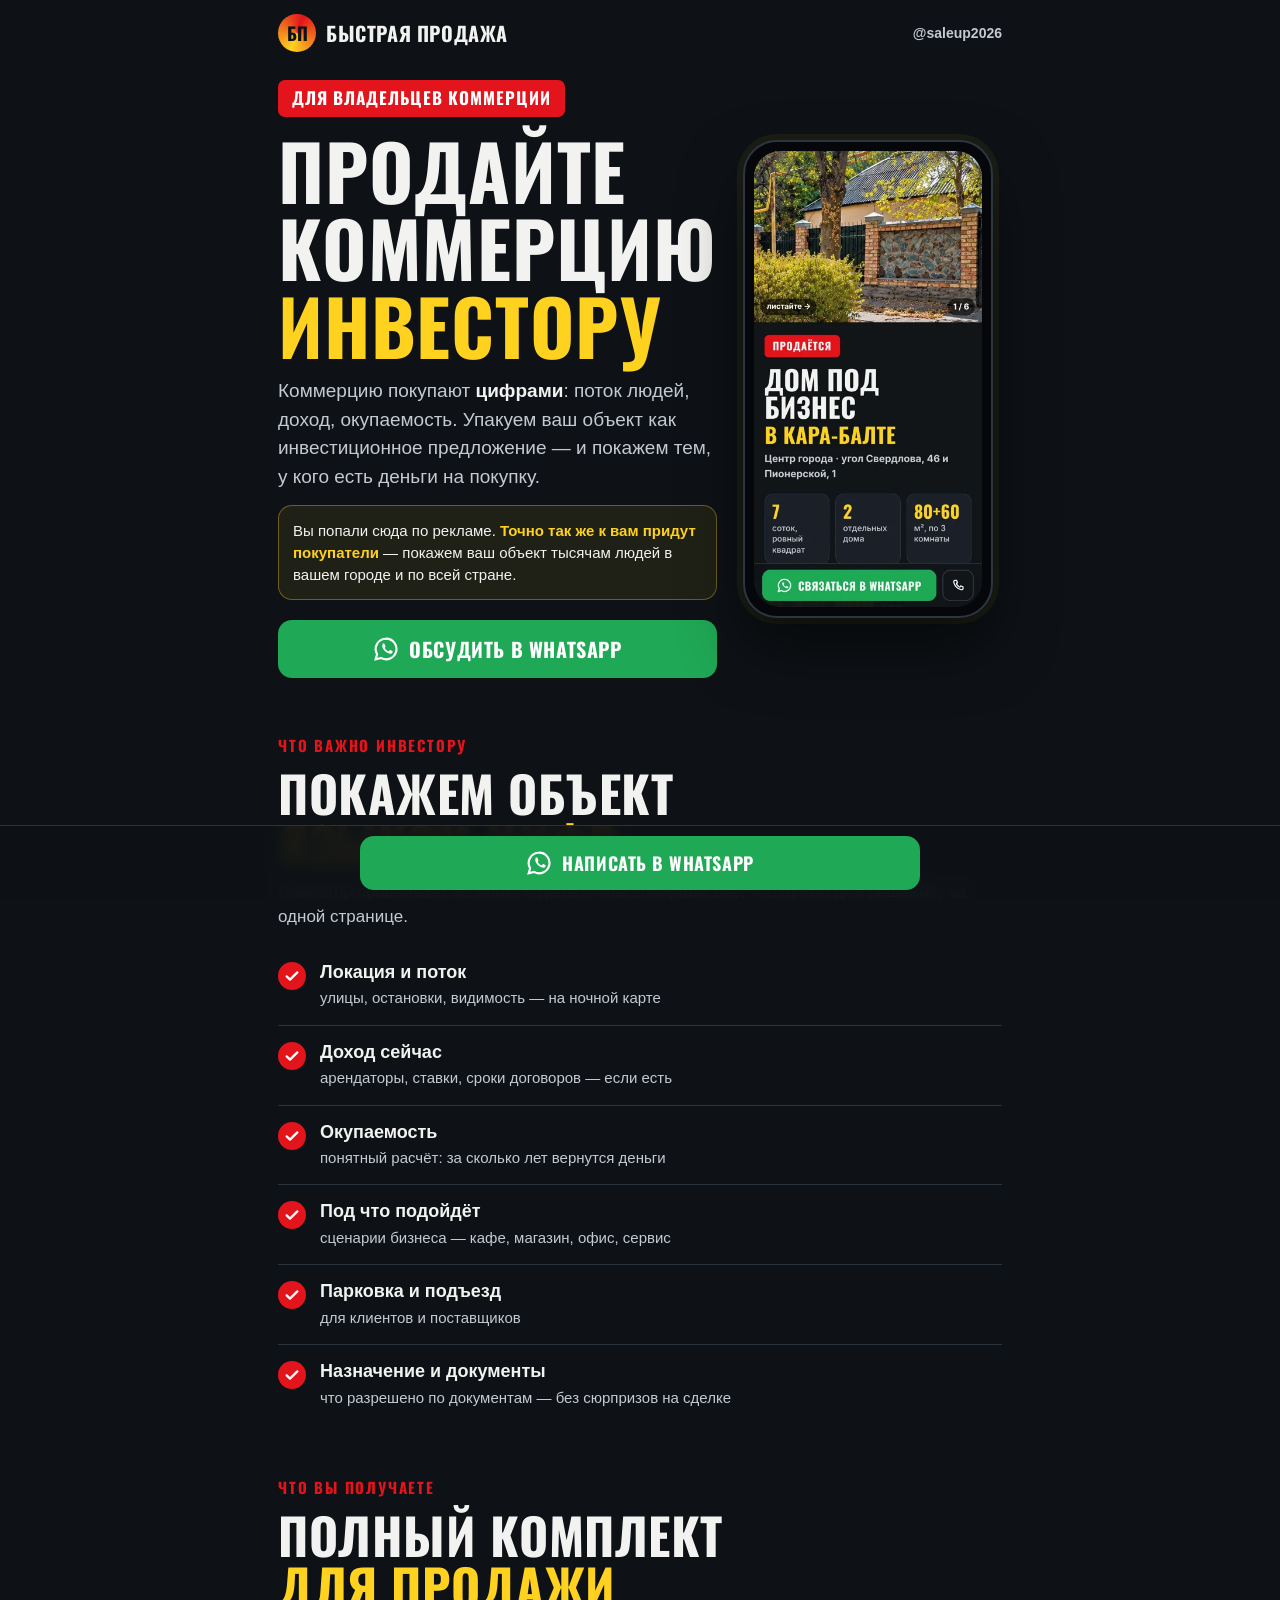
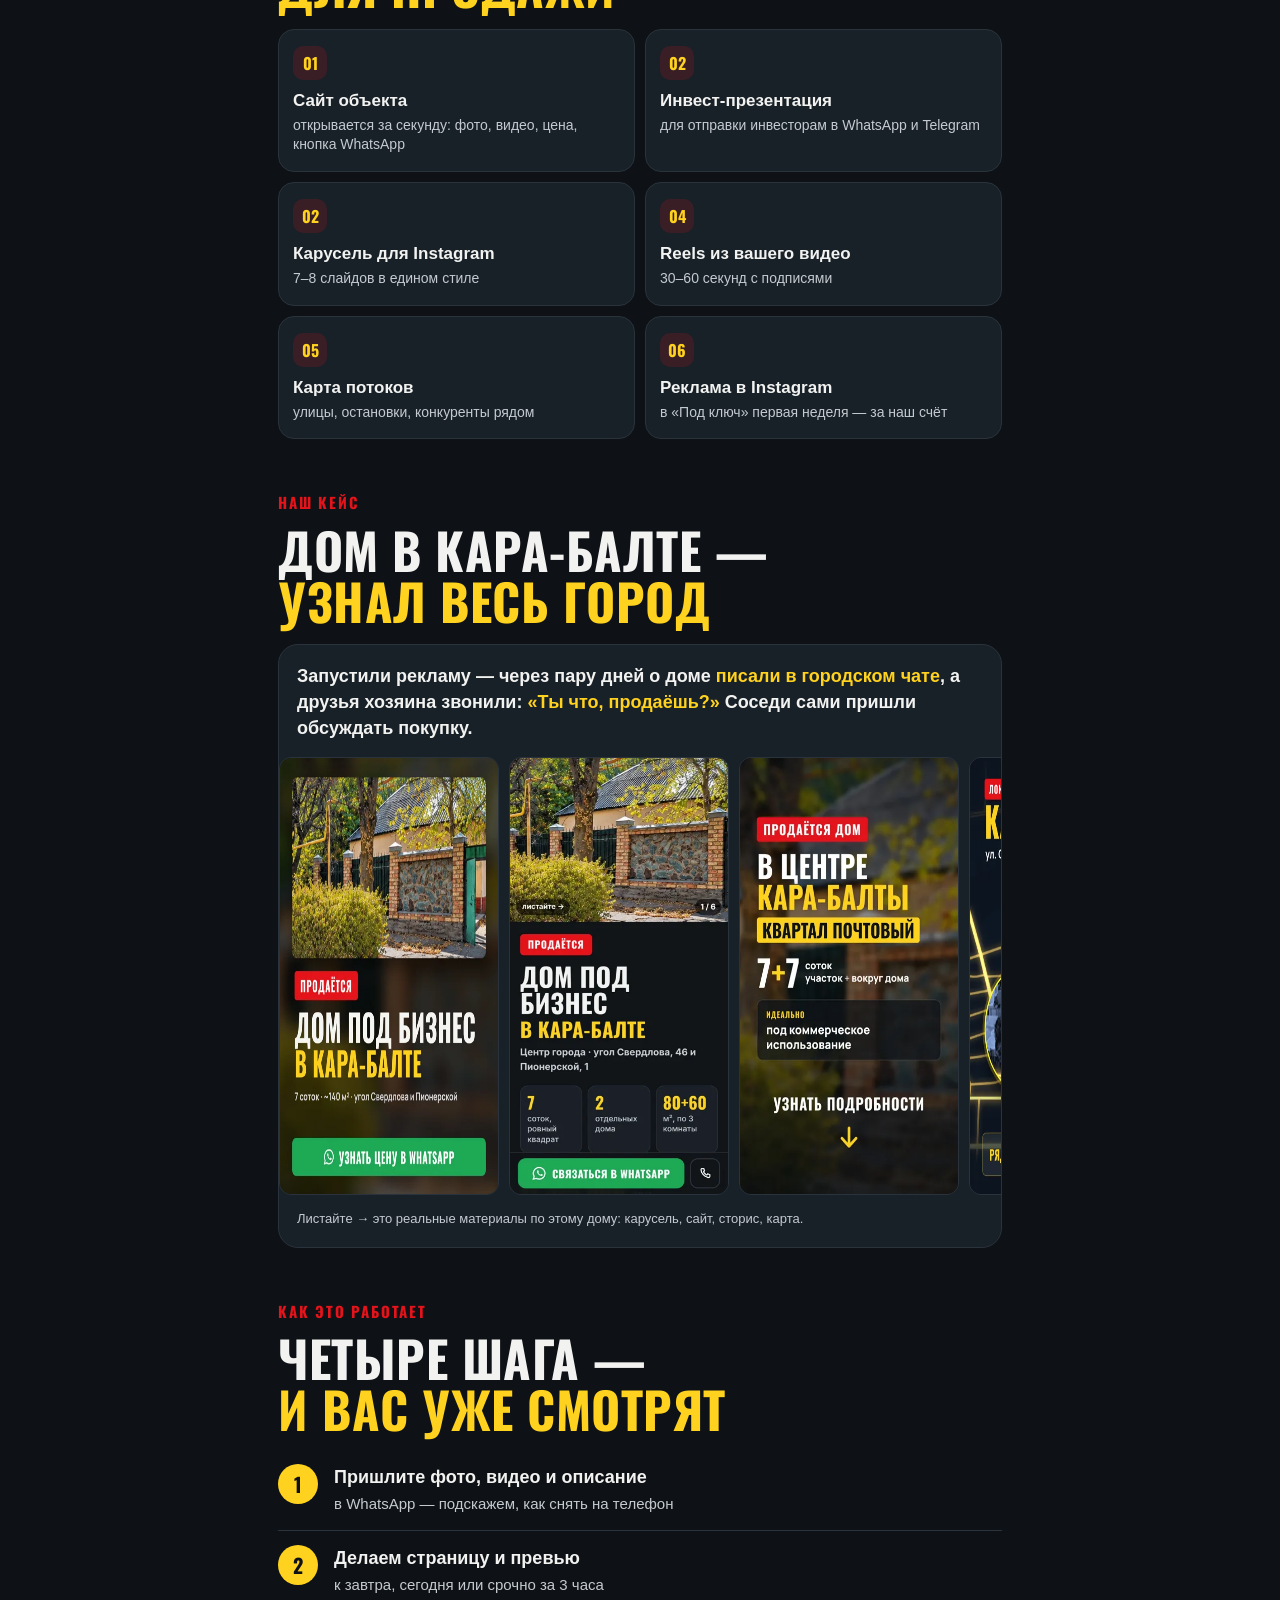
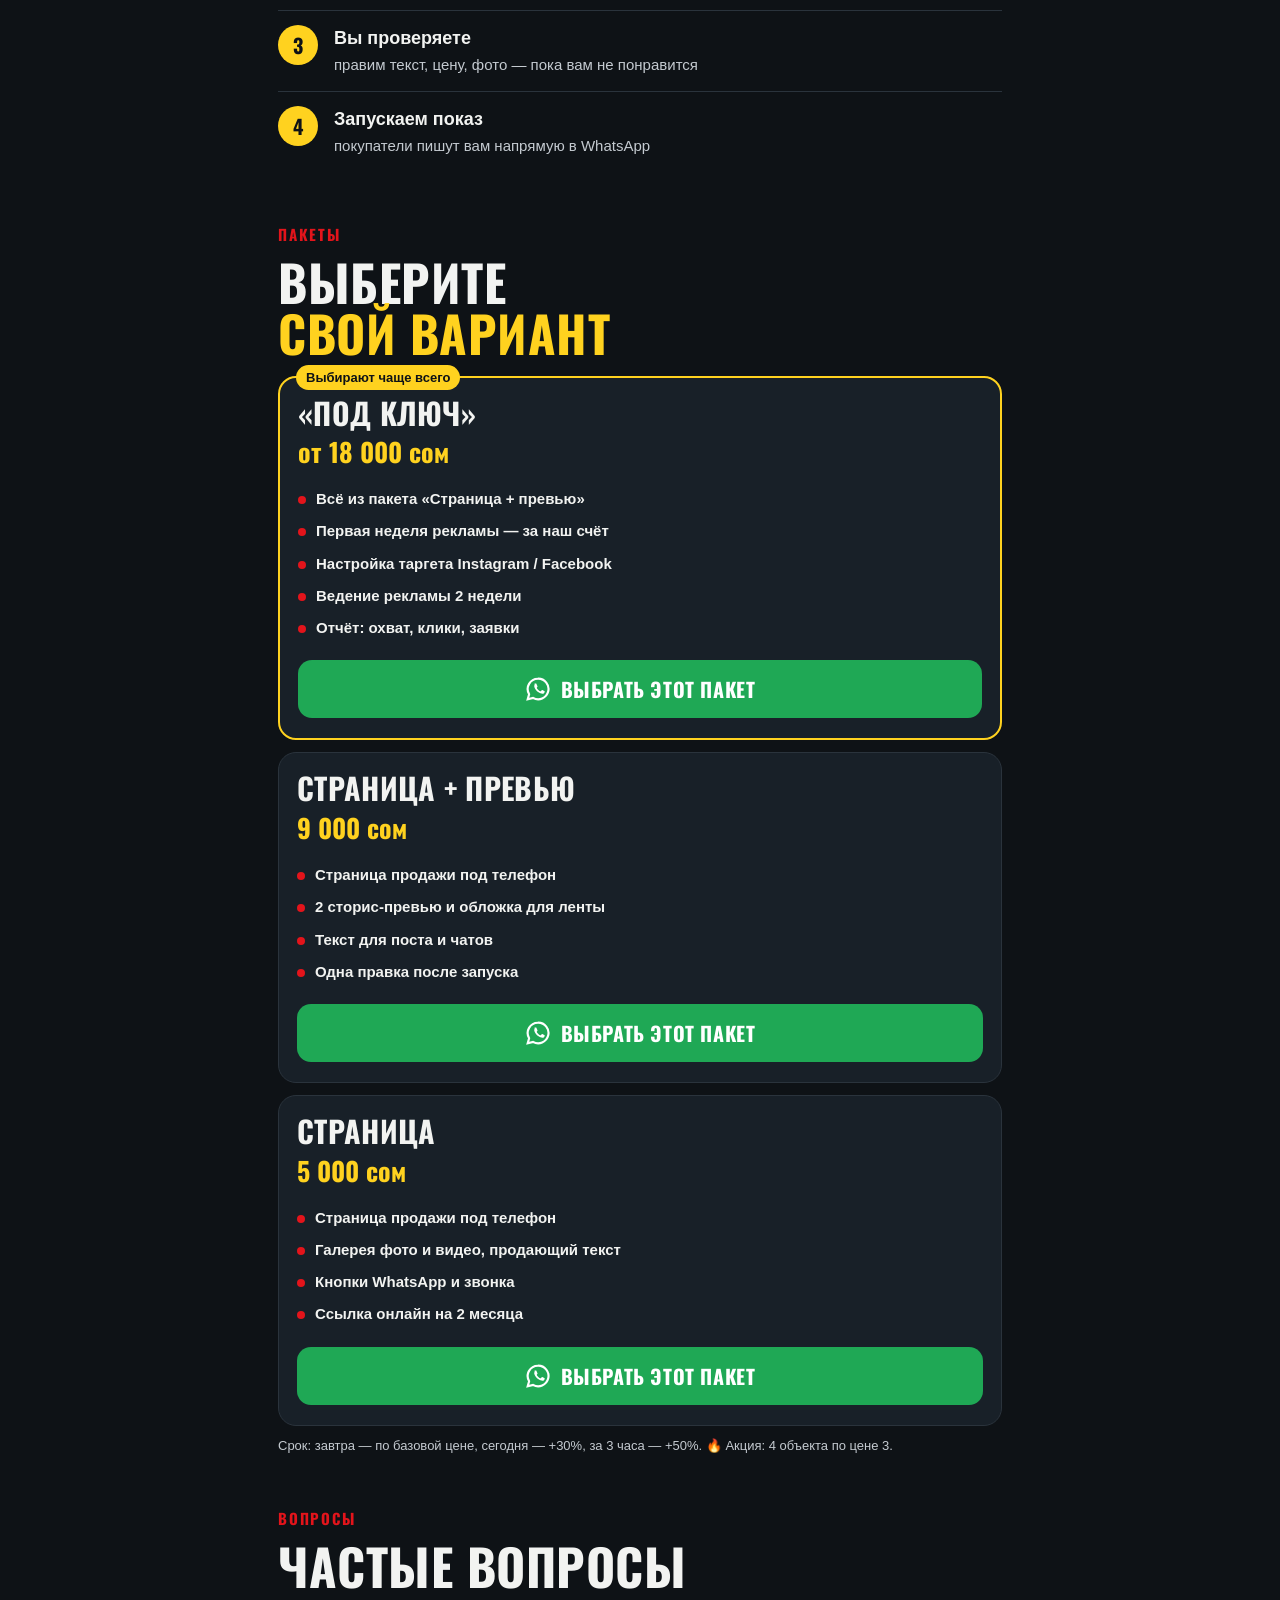
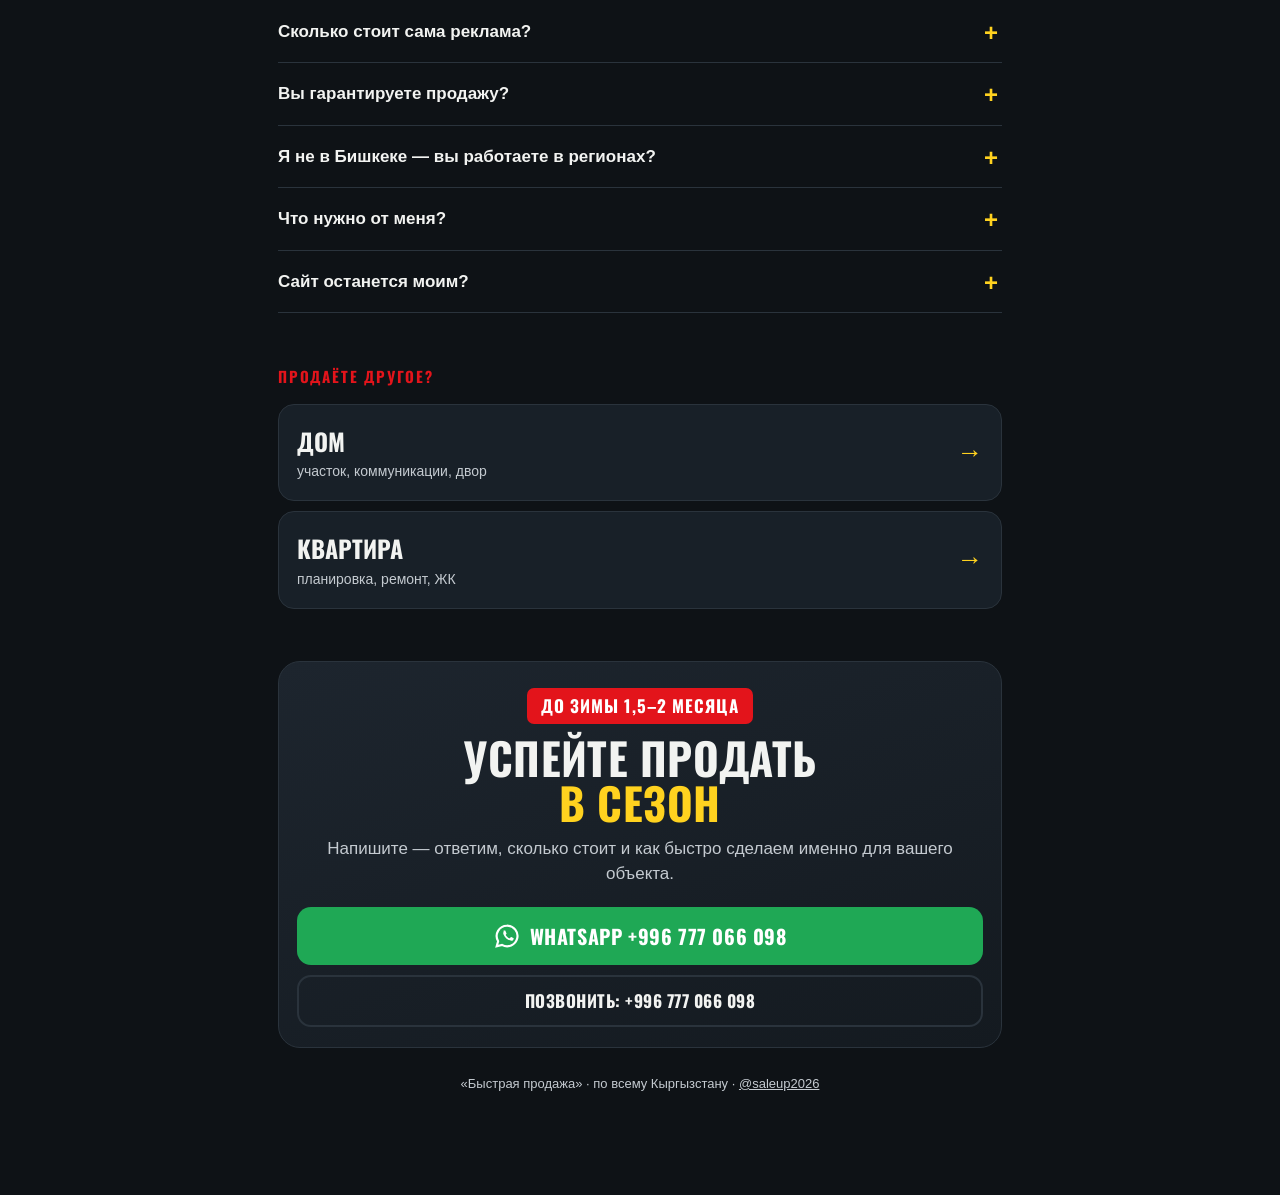
<file: saleup-price/kommerciya.html>
<!doctype html><html lang="ru"><head><meta charset="utf-8">
<meta name="viewport" content="width=device-width,initial-scale=1,viewport-fit=cover">
<title>Продать коммерческую недвижимость — инвест-упаковка и реклама | Быстрая продажа</title><meta name="description" content="Упакуем ваш магазин, офис, кафе или участок как инвестиционное предложение: поток, доход, окупаемость.">
<meta property="og:title" content="Продать коммерческую недвижимость — инвест-упаковка и реклама | Быстрая продажа"><meta property="og:description" content="Упакуем ваш магазин, офис, кафе или участок как инвестиционное предложение: поток, доход, окупаемость.">
<meta property="og:image" content="case-cover.webp"><meta name="theme-color" content="#0E1216">
<link rel="preload" href="oswald-700.woff2" as="font" type="font/woff2" crossorigin>
<link rel="stylesheet" href="style.css">
<!-- Пиксель Meta: вставьте код сюда -->
</head><body><div class="wrap"><div class="bar"><a class="logo" href="index.html"><i>БП</i><b>Быстрая продажа</b></a><a class="ig" href="https://instagram.com/saleup2026" target="_blank" rel="noopener">@saleup2026</a></div></div><div class="wrap"><div class="hero"><div><span class="plate">Для владельцев коммерции</span><h1 class="H">Продайте коммерцию<span>инвестору</span></h1>
<p class="lead">Коммерцию покупают <b>цифрами</b>: поток людей, доход, окупаемость. Упакуем ваш объект как инвестиционное предложение — и покажем тем, у кого есть деньги на покупку.</p><div class="proof"><span>Вы попали сюда по рекламе. <b>Точно так же к вам придут покупатели</b> — покажем ваш объект тысячам людей в вашем городе и по всей стране.</span></div><div class="cta"><a class="btn" href="https://wa.me/996777066098?text=%D0%97%D0%B4%D1%80%D0%B0%D0%B2%D1%81%D1%82%D0%B2%D1%83%D0%B9%D1%82%D0%B5%21%20%D0%A5%D0%BE%D1%87%D1%83%20%D0%B1%D1%8B%D1%81%D1%82%D1%80%D0%B5%D0%B5%20%D0%BF%D1%80%D0%BE%D0%B4%D0%B0%D1%82%D1%8C%20%D0%BA%D0%BE%D0%BC%D0%BC%D0%B5%D1%80%D1%87%D0%B5%D1%81%D0%BA%D0%B8%D0%B9%20%D0%BE%D0%B1%D1%8A%D0%B5%D0%BA%D1%82.%20%D0%A0%D0%B0%D1%81%D1%81%D0%BA%D0%B0%D0%B6%D0%B8%D1%82%D0%B5%2C%20%D0%BA%D0%B0%D0%BA%20%D1%8D%D1%82%D0%BE%20%D1%80%D0%B0%D0%B1%D0%BE%D1%82%D0%B0%D0%B5%D1%82%20%D0%B8%20%D1%81%D0%BA%D0%BE%D0%BB%D1%8C%D0%BA%D0%BE%20%D1%81%D1%82%D0%BE%D0%B8%D1%82."><svg viewBox="0 0 24 24"><path d="M12 2.5a9.5 9.5 0 0 0-8.2 14.3L2.5 21.5l4.9-1.3A9.5 9.5 0 1 0 12 2.5z" fill="none" stroke="#fff" stroke-width="2"/><path d="M8.6 7.6c.3-.6.6-.6.9-.6h.6c.2 0 .4 0 .6.5l.8 1.9c.1.2.1.4 0 .6l-.5.7c-.1.2-.2.3 0 .6.4.8 1.6 2.2 3.1 2.8.3.1.4.1.6-.1l.7-.9c.2-.2.4-.2.6-.1l1.8.9c.3.1.4.2.4.4 0 .9-.6 1.8-1.5 2-1.9.4-6.5-1.6-8-5.9-.4-1.2 0-2.3.4-2.8z" fill="#fff"/></svg>Обсудить в WhatsApp</a></div></div>
<div class="phone"><img src="shot-site.webp" alt="Пример сайта объекта на телефоне" width="390" height="780"></div></div><section><div class="kick">Что важно инвестору</div><h2 class="H">Покажем объект<br><span class="y">языком цифр</span></h2><p class="sub">Инвестор сравнивает не обои, а деньги. Мы собираем всё, что нужно для решения, на одной странице.</p><ul class="pts"><li><span class="ck"><svg viewBox="0 0 24 24"><path d="M4 12.5l5 5L20 6.5" fill="none" stroke="#fff" stroke-width="3.4" stroke-linecap="round" stroke-linejoin="round"/></svg></span><div><b>Локация и поток</b><small>улицы, остановки, видимость — на ночной карте</small></div></li><li><span class="ck"><svg viewBox="0 0 24 24"><path d="M4 12.5l5 5L20 6.5" fill="none" stroke="#fff" stroke-width="3.4" stroke-linecap="round" stroke-linejoin="round"/></svg></span><div><b>Доход сейчас</b><small>арендаторы, ставки, сроки договоров — если есть</small></div></li><li><span class="ck"><svg viewBox="0 0 24 24"><path d="M4 12.5l5 5L20 6.5" fill="none" stroke="#fff" stroke-width="3.4" stroke-linecap="round" stroke-linejoin="round"/></svg></span><div><b>Окупаемость</b><small>понятный расчёт: за сколько лет вернутся деньги</small></div></li><li><span class="ck"><svg viewBox="0 0 24 24"><path d="M4 12.5l5 5L20 6.5" fill="none" stroke="#fff" stroke-width="3.4" stroke-linecap="round" stroke-linejoin="round"/></svg></span><div><b>Под что подойдёт</b><small>сценарии бизнеса — кафе, магазин, офис, сервис</small></div></li><li><span class="ck"><svg viewBox="0 0 24 24"><path d="M4 12.5l5 5L20 6.5" fill="none" stroke="#fff" stroke-width="3.4" stroke-linecap="round" stroke-linejoin="round"/></svg></span><div><b>Парковка и подъезд</b><small>для клиентов и поставщиков</small></div></li><li><span class="ck"><svg viewBox="0 0 24 24"><path d="M4 12.5l5 5L20 6.5" fill="none" stroke="#fff" stroke-width="3.4" stroke-linecap="round" stroke-linejoin="round"/></svg></span><div><b>Назначение и документы</b><small>что разрешено по документам — без сюрпризов на сделке</small></div></li></ul></section><section><div class="kick">Что вы получаете</div><h2 class="H">Полный комплект<br><span class="y">для продажи</span></h2><div class="kit"><div><em>01</em><b>Сайт объекта</b><small>открывается за секунду: фото, видео, цена, кнопка WhatsApp</small></div><div><em>02</em><b>Инвест-презентация</b><small>для отправки инвесторам в WhatsApp и Telegram</small></div><div><em>02</em><b>Карусель для Instagram</b><small>7–8 слайдов в едином стиле</small></div><div><em>04</em><b>Reels из вашего видео</b><small>30–60 секунд с подписями</small></div><div><em>05</em><b>Карта потоков</b><small>улицы, остановки, конкуренты рядом</small></div><div><em>06</em><b>Реклама в Instagram</b><small>в «Под ключ» первая неделя — за наш счёт</small></div></div></section><section><div class="kick">Наш кейс</div><h2 class="H">Дом в Кара-Балте —<br><span class="y">узнал весь город</span></h2>
<div class="case"><p class="q">Запустили рекламу — через пару дней о доме <b>писали в городском чате</b>, а друзья хозяина звонили: <b>«Ты что, продаёшь?»</b> Соседи сами пришли обсуждать покупку.</p>
<div class="shots"><img src="case-cover.webp" alt="Обложка карусели" loading="lazy"><img src="shot-site.webp" alt="Сайт на телефоне" loading="lazy"><img src="case-story.webp" alt="Анимированная сторис" loading="lazy"><img src="case-map.webp" alt="Ночная карта" loading="lazy"><img src="case-slide.webp" alt="Слайд карусели" loading="lazy"></div><small>Листайте → это реальные материалы по этому дому: карусель, сайт, сторис, карта.</small></div></section><section><div class="kick">Как это работает</div><h2 class="H">Четыре шага —<br><span class="y">и вас уже смотрят</span></h2><ol class="steps"><li><div><b>Пришлите фото, видео и описание</b><small>в WhatsApp — подскажем, как снять на телефон</small></div></li><li><div><b>Делаем страницу и превью</b><small>к завтра, сегодня или срочно за 3 часа</small></div></li><li><div><b>Вы проверяете</b><small>правим текст, цену, фото — пока вам не понравится</small></div></li><li><div><b>Запускаем показ</b><small>покупатели пишут вам напрямую в WhatsApp</small></div></li></ol></section><section><div class="kick">Пакеты</div><h2 class="H">Выберите<br><span class="y">свой вариант</span></h2><div class="packs"><div class="pack top"><h3 class="H">«Под ключ»</h3><div class="pr">от 18 000 сом</div><ul><li>Всё из пакета «Страница + превью»</li><li>Первая неделя рекламы — за наш счёт</li><li>Настройка таргета Instagram / Facebook</li><li>Ведение рекламы 2 недели</li><li>Отчёт: охват, клики, заявки</li></ul><a class="btn" href="https://wa.me/996777066098?text=%D0%97%D0%B4%D1%80%D0%B0%D0%B2%D1%81%D1%82%D0%B2%D1%83%D0%B9%D1%82%D0%B5%21%20%D0%A5%D0%BE%D1%87%D1%83%20%D0%BF%D0%B0%D0%BA%D0%B5%D1%82%20%C2%AB%D0%9F%D0%BE%D0%B4%20%D0%BA%D0%BB%D1%8E%D1%87%C2%BB%20%D0%B4%D0%BB%D1%8F%20%D0%BF%D1%80%D0%BE%D0%B4%D0%B0%D0%B6%D0%B8%3A%20%D0%BA%D0%BE%D0%BC%D0%BC%D0%B5%D1%80%D1%87%D0%B5%D1%81%D0%BA%D0%B8%D0%B9%20%D0%BE%D0%B1%D1%8A%D0%B5%D0%BA%D1%82."><svg viewBox="0 0 24 24"><path d="M12 2.5a9.5 9.5 0 0 0-8.2 14.3L2.5 21.5l4.9-1.3A9.5 9.5 0 1 0 12 2.5z" fill="none" stroke="#fff" stroke-width="2"/><path d="M8.6 7.6c.3-.6.6-.6.9-.6h.6c.2 0 .4 0 .6.5l.8 1.9c.1.2.1.4 0 .6l-.5.7c-.1.2-.2.3 0 .6.4.8 1.6 2.2 3.1 2.8.3.1.4.1.6-.1l.7-.9c.2-.2.4-.2.6-.1l1.8.9c.3.1.4.2.4.4 0 .9-.6 1.8-1.5 2-1.9.4-6.5-1.6-8-5.9-.4-1.2 0-2.3.4-2.8z" fill="#fff"/></svg>Выбрать этот пакет</a></div><div class="pack"><h3 class="H">Страница + превью</h3><div class="pr">9 000 сом</div><ul><li>Страница продажи под телефон</li><li>2 сторис-превью и обложка для ленты</li><li>Текст для поста и чатов</li><li>Одна правка после запуска</li></ul><a class="btn" href="https://wa.me/996777066098?text=%D0%97%D0%B4%D1%80%D0%B0%D0%B2%D1%81%D1%82%D0%B2%D1%83%D0%B9%D1%82%D0%B5%21%20%D0%A5%D0%BE%D1%87%D1%83%20%D0%BF%D0%B0%D0%BA%D0%B5%D1%82%20%C2%AB%D0%A1%D1%82%D1%80%D0%B0%D0%BD%D0%B8%D1%86%D0%B0%20%2B%20%D0%BF%D1%80%D0%B5%D0%B2%D1%8C%D1%8E%C2%BB%20%D0%B4%D0%BB%D1%8F%20%D0%BF%D1%80%D0%BE%D0%B4%D0%B0%D0%B6%D0%B8%3A%20%D0%BA%D0%BE%D0%BC%D0%BC%D0%B5%D1%80%D1%87%D0%B5%D1%81%D0%BA%D0%B8%D0%B9%20%D0%BE%D0%B1%D1%8A%D0%B5%D0%BA%D1%82."><svg viewBox="0 0 24 24"><path d="M12 2.5a9.5 9.5 0 0 0-8.2 14.3L2.5 21.5l4.9-1.3A9.5 9.5 0 1 0 12 2.5z" fill="none" stroke="#fff" stroke-width="2"/><path d="M8.6 7.6c.3-.6.6-.6.9-.6h.6c.2 0 .4 0 .6.5l.8 1.9c.1.2.1.4 0 .6l-.5.7c-.1.2-.2.3 0 .6.4.8 1.6 2.2 3.1 2.8.3.1.4.1.6-.1l.7-.9c.2-.2.4-.2.6-.1l1.8.9c.3.1.4.2.4.4 0 .9-.6 1.8-1.5 2-1.9.4-6.5-1.6-8-5.9-.4-1.2 0-2.3.4-2.8z" fill="#fff"/></svg>Выбрать этот пакет</a></div><div class="pack"><h3 class="H">Страница</h3><div class="pr">5 000 сом</div><ul><li>Страница продажи под телефон</li><li>Галерея фото и видео, продающий текст</li><li>Кнопки WhatsApp и звонка</li><li>Ссылка онлайн на 2 месяца</li></ul><a class="btn" href="https://wa.me/996777066098?text=%D0%97%D0%B4%D1%80%D0%B0%D0%B2%D1%81%D1%82%D0%B2%D1%83%D0%B9%D1%82%D0%B5%21%20%D0%A5%D0%BE%D1%87%D1%83%20%D0%BF%D0%B0%D0%BA%D0%B5%D1%82%20%C2%AB%D0%A1%D1%82%D1%80%D0%B0%D0%BD%D0%B8%D1%86%D0%B0%C2%BB%20%D0%B4%D0%BB%D1%8F%20%D0%BF%D1%80%D0%BE%D0%B4%D0%B0%D0%B6%D0%B8%3A%20%D0%BA%D0%BE%D0%BC%D0%BC%D0%B5%D1%80%D1%87%D0%B5%D1%81%D0%BA%D0%B8%D0%B9%20%D0%BE%D0%B1%D1%8A%D0%B5%D0%BA%D1%82."><svg viewBox="0 0 24 24"><path d="M12 2.5a9.5 9.5 0 0 0-8.2 14.3L2.5 21.5l4.9-1.3A9.5 9.5 0 1 0 12 2.5z" fill="none" stroke="#fff" stroke-width="2"/><path d="M8.6 7.6c.3-.6.6-.6.9-.6h.6c.2 0 .4 0 .6.5l.8 1.9c.1.2.1.4 0 .6l-.5.7c-.1.2-.2.3 0 .6.4.8 1.6 2.2 3.1 2.8.3.1.4.1.6-.1l.7-.9c.2-.2.4-.2.6-.1l1.8.9c.3.1.4.2.4.4 0 .9-.6 1.8-1.5 2-1.9.4-6.5-1.6-8-5.9-.4-1.2 0-2.3.4-2.8z" fill="#fff"/></svg>Выбрать этот пакет</a></div></div><p class="note">Срок: завтра — по базовой цене, сегодня — +30%, за 3 часа — +50%. 🔥 Акция: 4 объекта по цене 3.</p></section><section><div class="kick">Вопросы</div><h2 class="H">Частые вопросы</h2><div style="margin-top:10px"><details><summary>Сколько стоит сама реклама?</summary><p>В пакете «Под ключ» первую неделю рекламы оплачиваем мы. Дальше — от 1 500 сом в неделю, сумму подберём под ваш город.</p></details><details><summary>Вы гарантируете продажу?</summary><p>Мы гарантируем, что объект увидят тысячи людей и он будет выглядеть лучше соседних объявлений. Сама продажа зависит ещё от цены и состояния — честно скажем, если цена мешает.</p></details><details><summary>Я не в Бишкеке — вы работаете в регионах?</summary><p>Да, по всему Кыргызстану. Всё делается удалённо через WhatsApp. В регионах продать сложнее всего — там такая реклама работает особенно заметно.</p></details><details><summary>Что нужно от меня?</summary><p>Фото и видео на телефон, описание своими словами, цена и номер, на который будут писать покупатели. Остальное — наша работа.</p></details><details><summary>Сайт останется моим?</summary><p>Да. Ссылку можно отправлять в WhatsApp, Telegram, ставить в объявления на lalafo и house.kg — она работает, пока объект продаётся.</p></details></div></section><section><div class="kick">Продаёте другое?</div><div class="types"><a class="type" href="dom.html"><div><b>Дом</b><small>участок, коммуникации, двор</small></div><i>→</i></a><a class="type" href="kvartira.html"><div><b>Квартира</b><small>планировка, ремонт, ЖК</small></div><i>→</i></a></div></section><div class="final"><span class="plate">До зимы 1,5–2 месяца</span><h2 class="H" style="margin-top:12px">Успейте продать<br><span class="y">в сезон</span></h2>
<p>Напишите — ответим, сколько стоит и как быстро сделаем именно для вашего объекта.</p><div class="cta"><a class="btn" href="https://wa.me/996777066098?text=%D0%97%D0%B4%D1%80%D0%B0%D0%B2%D1%81%D1%82%D0%B2%D1%83%D0%B9%D1%82%D0%B5%21%20%D0%A5%D0%BE%D1%87%D1%83%20%D0%B1%D1%8B%D1%81%D1%82%D1%80%D0%B5%D0%B5%20%D0%BF%D1%80%D0%BE%D0%B4%D0%B0%D1%82%D1%8C%20%D0%BA%D0%BE%D0%BC%D0%BC%D0%B5%D1%80%D1%87%D0%B5%D1%81%D0%BA%D0%B8%D0%B9%20%D0%BE%D0%B1%D1%8A%D0%B5%D0%BA%D1%82.%20%D0%A0%D0%B0%D1%81%D1%81%D0%BA%D0%B0%D0%B6%D0%B8%D1%82%D0%B5%2C%20%D0%BA%D0%B0%D0%BA%20%D1%8D%D1%82%D0%BE%20%D1%80%D0%B0%D0%B1%D0%BE%D1%82%D0%B0%D0%B5%D1%82%20%D0%B8%20%D1%81%D0%BA%D0%BE%D0%BB%D1%8C%D0%BA%D0%BE%20%D1%81%D1%82%D0%BE%D0%B8%D1%82."><svg viewBox="0 0 24 24"><path d="M12 2.5a9.5 9.5 0 0 0-8.2 14.3L2.5 21.5l4.9-1.3A9.5 9.5 0 1 0 12 2.5z" fill="none" stroke="#fff" stroke-width="2"/><path d="M8.6 7.6c.3-.6.6-.6.9-.6h.6c.2 0 .4 0 .6.5l.8 1.9c.1.2.1.4 0 .6l-.5.7c-.1.2-.2.3 0 .6.4.8 1.6 2.2 3.1 2.8.3.1.4.1.6-.1l.7-.9c.2-.2.4-.2.6-.1l1.8.9c.3.1.4.2.4.4 0 .9-.6 1.8-1.5 2-1.9.4-6.5-1.6-8-5.9-.4-1.2 0-2.3.4-2.8z" fill="#fff"/></svg>WhatsApp +996 777 066 098</a>
<a class="btn ghost" href="tel:+996777066098">Позвонить: +996 777 066 098</a></div></div>
<footer>«Быстрая продажа» · по всему Кыргызстану · <a href="https://instagram.com/saleup2026">@saleup2026</a></footer></div>
<div class="sticky"><a class="btn" href="https://wa.me/996777066098?text=%D0%97%D0%B4%D1%80%D0%B0%D0%B2%D1%81%D1%82%D0%B2%D1%83%D0%B9%D1%82%D0%B5%21%20%D0%A5%D0%BE%D1%87%D1%83%20%D0%B1%D1%8B%D1%81%D1%82%D1%80%D0%B5%D0%B5%20%D0%BF%D1%80%D0%BE%D0%B4%D0%B0%D1%82%D1%8C%20%D0%BA%D0%BE%D0%BC%D0%BC%D0%B5%D1%80%D1%87%D0%B5%D1%81%D0%BA%D0%B8%D0%B9%20%D0%BE%D0%B1%D1%8A%D0%B5%D0%BA%D1%82.%20%D0%A0%D0%B0%D1%81%D1%81%D0%BA%D0%B0%D0%B6%D0%B8%D1%82%D0%B5%2C%20%D0%BA%D0%B0%D0%BA%20%D1%8D%D1%82%D0%BE%20%D1%80%D0%B0%D0%B1%D0%BE%D1%82%D0%B0%D0%B5%D1%82%20%D0%B8%20%D1%81%D0%BA%D0%BE%D0%BB%D1%8C%D0%BA%D0%BE%20%D1%81%D1%82%D0%BE%D0%B8%D1%82."><svg viewBox="0 0 24 24"><path d="M12 2.5a9.5 9.5 0 0 0-8.2 14.3L2.5 21.5l4.9-1.3A9.5 9.5 0 1 0 12 2.5z" fill="none" stroke="#fff" stroke-width="2"/><path d="M8.6 7.6c.3-.6.6-.6.9-.6h.6c.2 0 .4 0 .6.5l.8 1.9c.1.2.1.4 0 .6l-.5.7c-.1.2-.2.3 0 .6.4.8 1.6 2.2 3.1 2.8.3.1.4.1.6-.1l.7-.9c.2-.2.4-.2.6-.1l1.8.9c.3.1.4.2.4.4 0 .9-.6 1.8-1.5 2-1.9.4-6.5-1.6-8-5.9-.4-1.2 0-2.3.4-2.8z" fill="#fff"/></svg>Написать в WhatsApp</a></div>
<script>document.querySelectorAll('a[href^="https://wa.me"]').forEach(a=>a.addEventListener('click',()=>{if(window.fbq)fbq('track','Contact')}))</script>
</body></html>
</file>
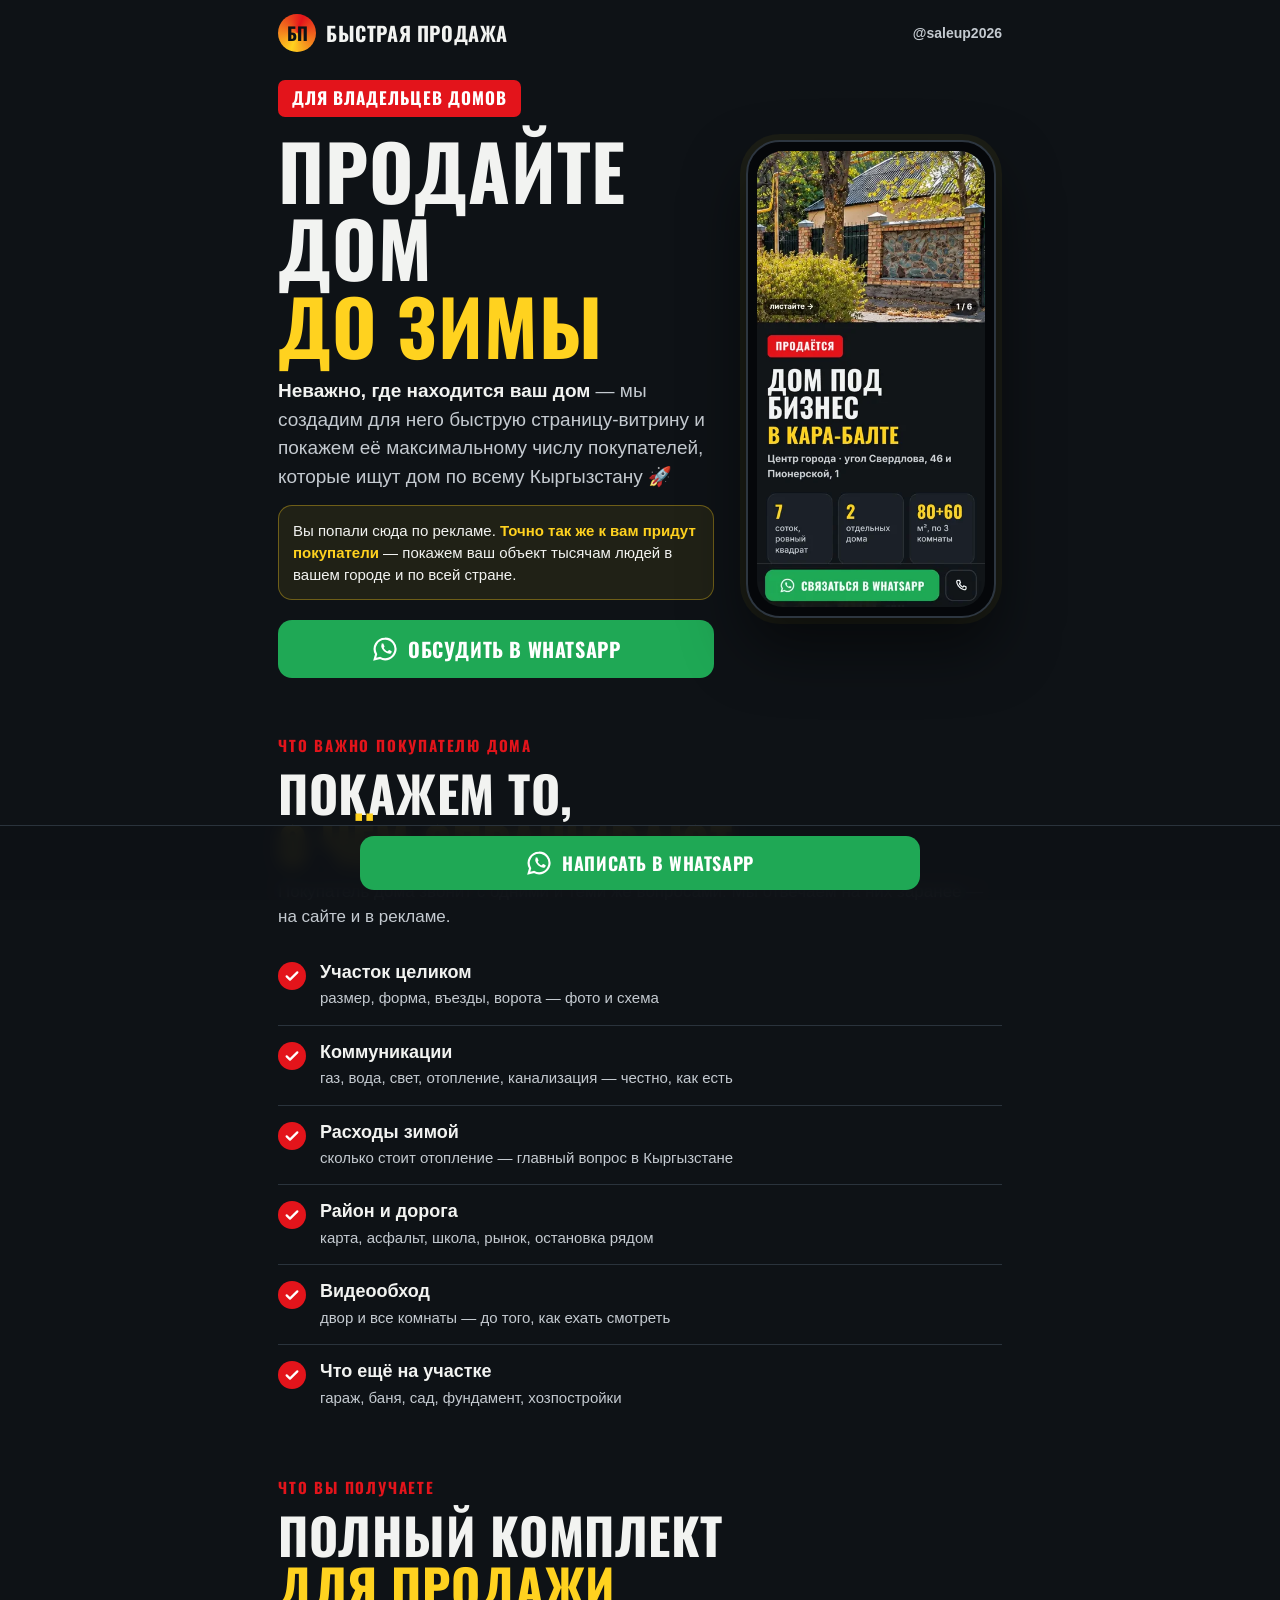
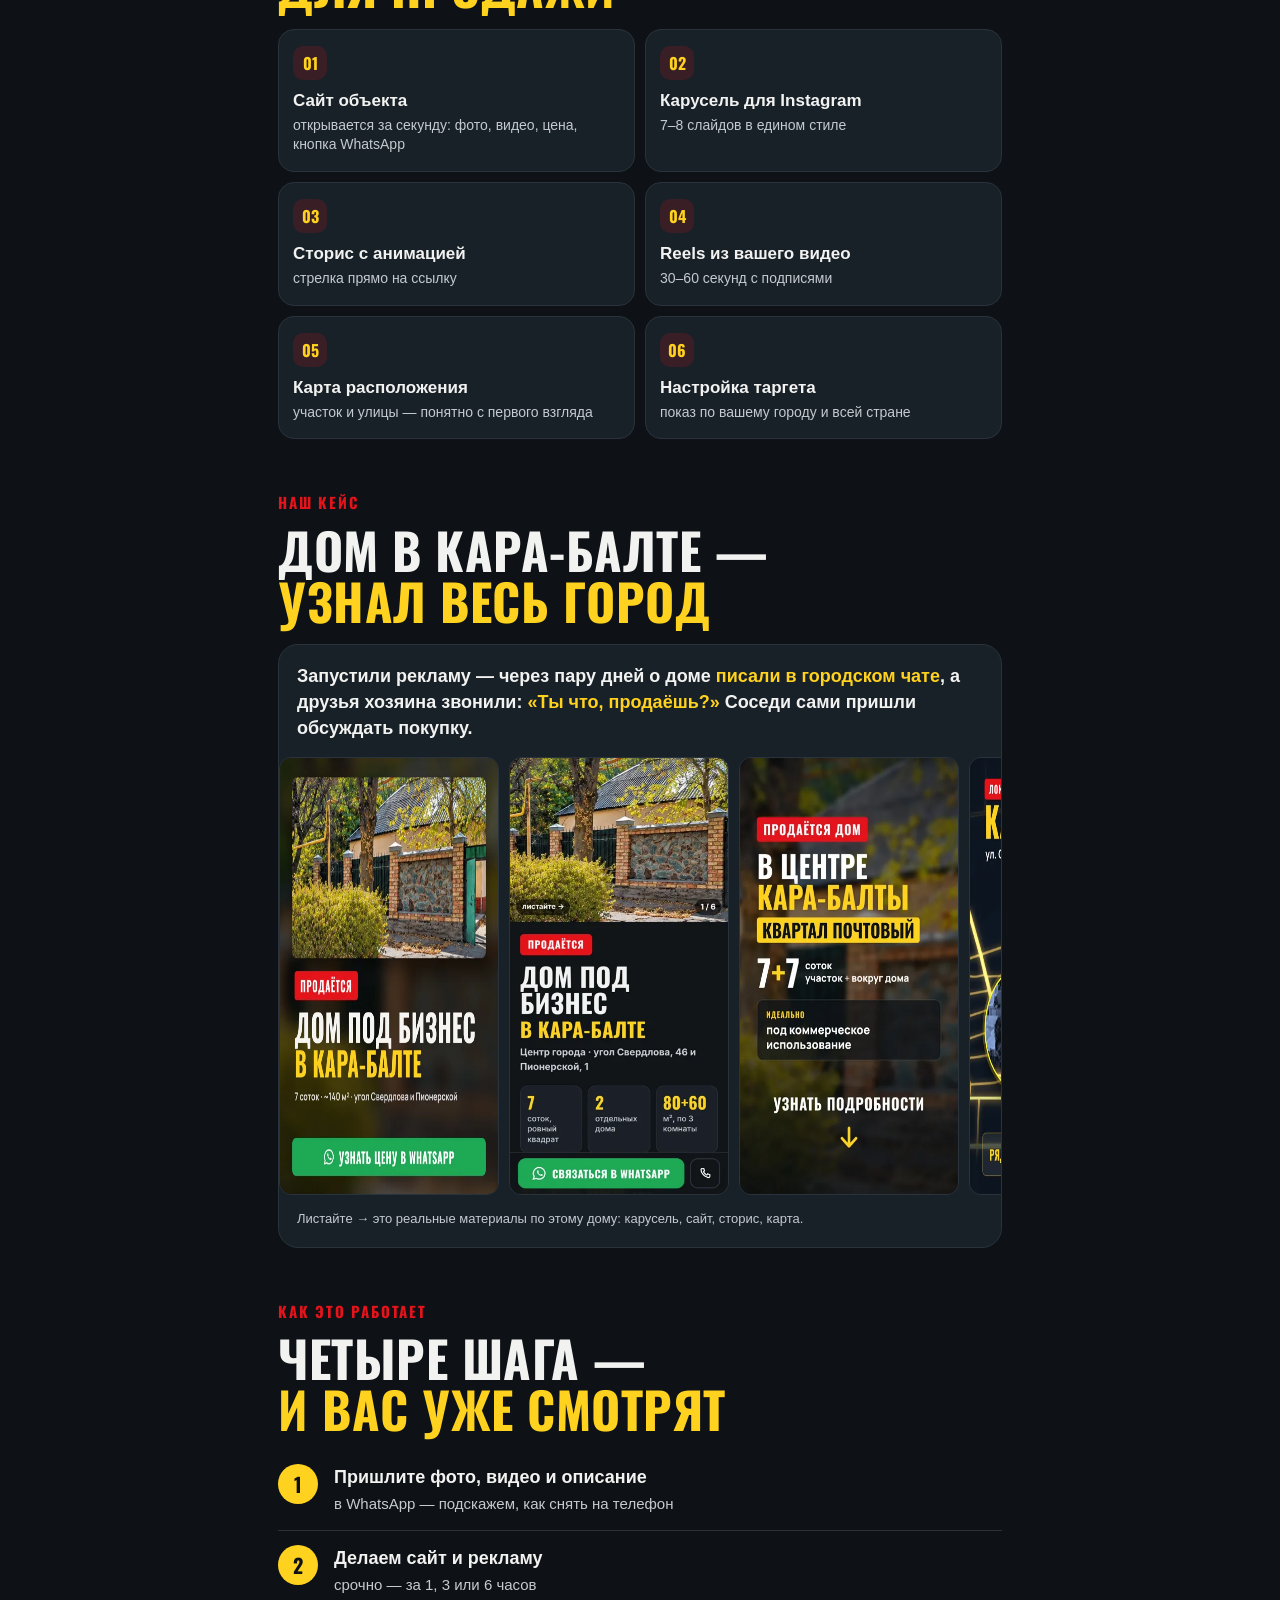
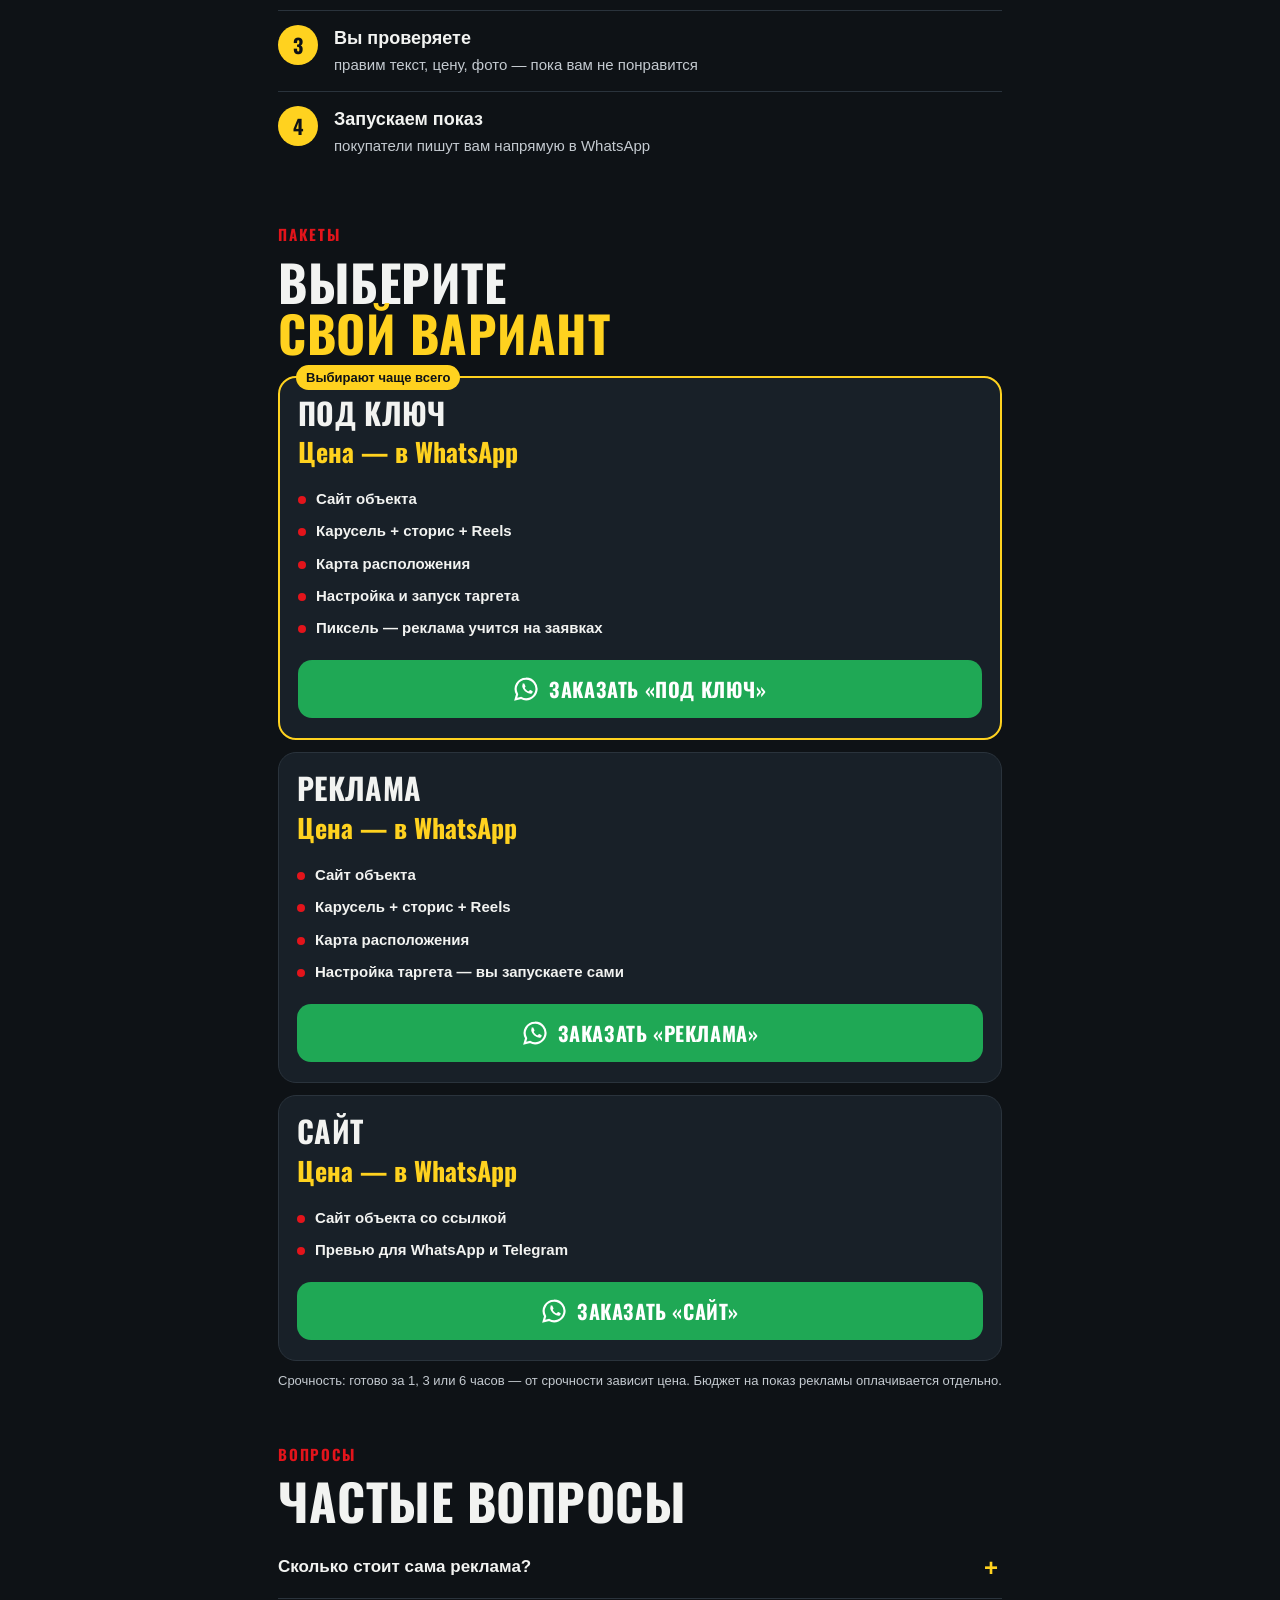
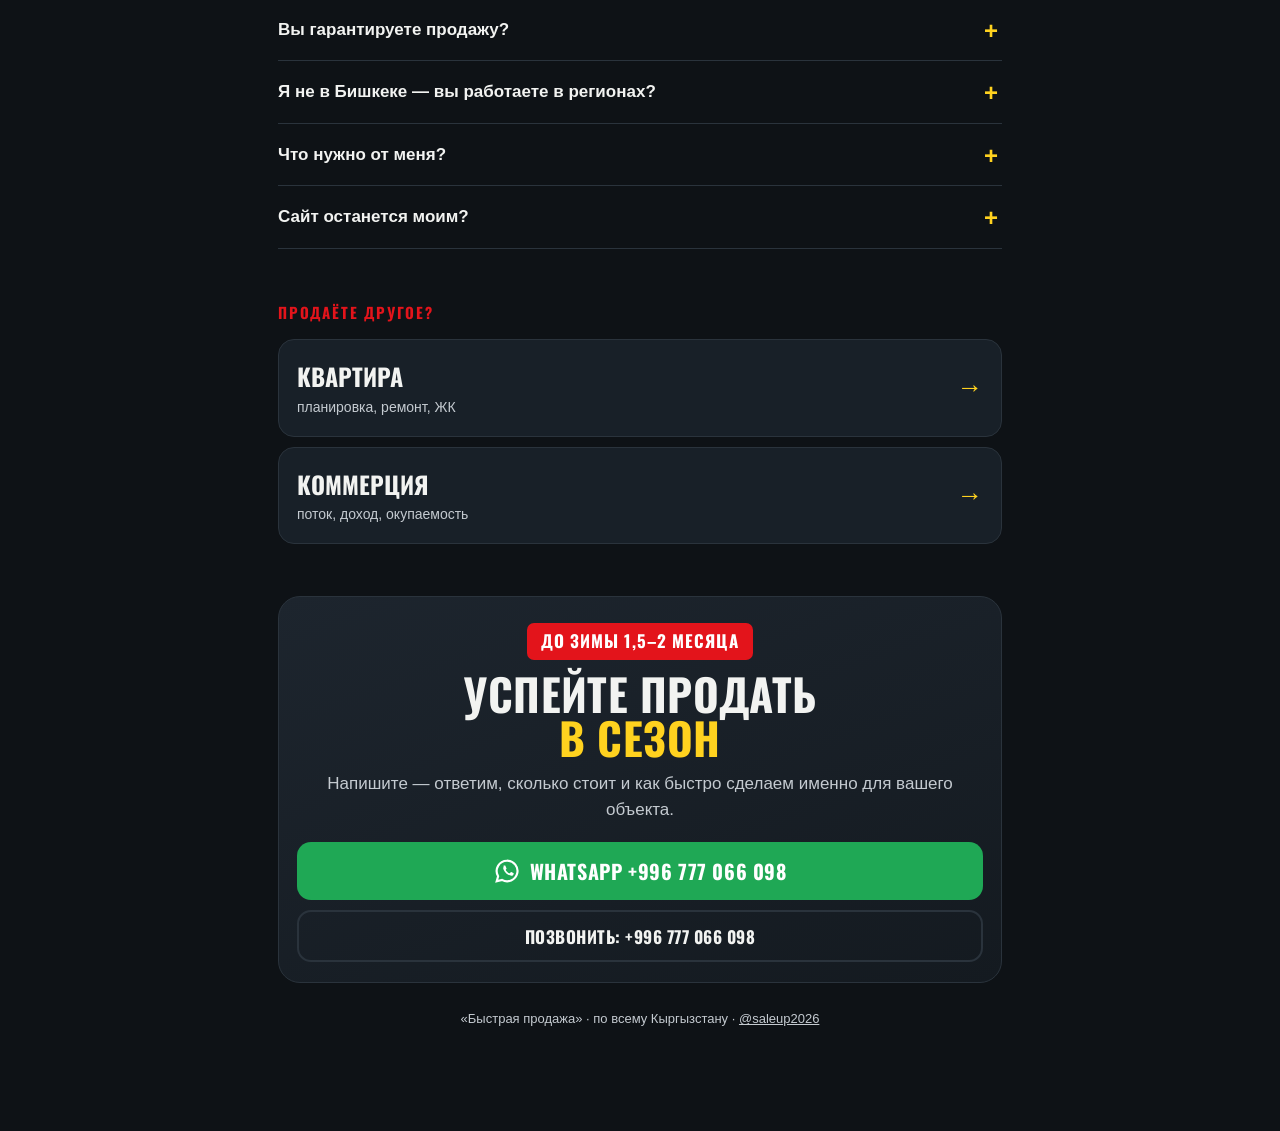
<file: saleupdom/dom.html>
<!doctype html><html lang="ru"><head><meta charset="utf-8">
<meta name="viewport" content="width=device-width,initial-scale=1,viewport-fit=cover">
<title>Продать дом быстро — сайт и реклама за 1 день | Быстрая продажа</title><meta name="description" content="Сделаем сайт, карусель, сторис и Reels для вашего дома и покажем его тысячам покупателей по всему Кыргызстану.">
<meta property="og:title" content="Продать дом быстро — сайт и реклама за 1 день | Быстрая продажа"><meta property="og:description" content="Сделаем сайт, карусель, сторис и Reels для вашего дома и покажем его тысячам покупателей по всему Кыргызстану.">
<meta property="og:image" content="case-cover.webp"><meta name="theme-color" content="#0E1216">
<link rel="preload" href="oswald-700.woff2" as="font" type="font/woff2" crossorigin>
<link rel="stylesheet" href="style.css">
<!-- Пиксель Meta: вставьте код сюда -->
</head><body><div class="wrap"><div class="bar"><a class="logo" href="index.html"><i>БП</i><b>Быстрая продажа</b></a><a class="ig" href="https://instagram.com/saleup2026" target="_blank" rel="noopener">@saleup2026</a></div></div><div class="wrap"><div class="hero"><div><span class="plate">Для владельцев домов</span><h1 class="H">Продайте дом<span>до зимы</span></h1>
<p class="lead"><b>Неважно, где находится ваш дом</b> — мы создадим для него быструю страницу-витрину и покажем её максимальному числу покупателей, которые ищут дом по всему Кыргызстану 🚀</p><div class="proof"><span>Вы попали сюда по рекламе. <b>Точно так же к вам придут покупатели</b> — покажем ваш объект тысячам людей в вашем городе и по всей стране.</span></div><div class="cta"><a class="btn" href="https://wa.me/996777066098?text=%D0%97%D0%B4%D1%80%D0%B0%D0%B2%D1%81%D1%82%D0%B2%D1%83%D0%B9%D1%82%D0%B5%21%20%D0%A5%D0%BE%D1%87%D1%83%20%D0%B1%D1%8B%D1%81%D1%82%D1%80%D0%B5%D0%B5%20%D0%BF%D1%80%D0%BE%D0%B4%D0%B0%D1%82%D1%8C%20%D0%B4%D0%BE%D0%BC.%20%D0%A0%D0%B0%D1%81%D1%81%D0%BA%D0%B0%D0%B6%D0%B8%D1%82%D0%B5%2C%20%D0%BA%D0%B0%D0%BA%20%D1%8D%D1%82%D0%BE%20%D1%80%D0%B0%D0%B1%D0%BE%D1%82%D0%B0%D0%B5%D1%82%20%D0%B8%20%D1%81%D0%BA%D0%BE%D0%BB%D1%8C%D0%BA%D0%BE%20%D1%81%D1%82%D0%BE%D0%B8%D1%82."><svg viewBox="0 0 24 24"><path d="M12 2.5a9.5 9.5 0 0 0-8.2 14.3L2.5 21.5l4.9-1.3A9.5 9.5 0 1 0 12 2.5z" fill="none" stroke="#fff" stroke-width="2"/><path d="M8.6 7.6c.3-.6.6-.6.9-.6h.6c.2 0 .4 0 .6.5l.8 1.9c.1.2.1.4 0 .6l-.5.7c-.1.2-.2.3 0 .6.4.8 1.6 2.2 3.1 2.8.3.1.4.1.6-.1l.7-.9c.2-.2.4-.2.6-.1l1.8.9c.3.1.4.2.4.4 0 .9-.6 1.8-1.5 2-1.9.4-6.5-1.6-8-5.9-.4-1.2 0-2.3.4-2.8z" fill="#fff"/></svg>Обсудить в WhatsApp</a></div></div>
<div class="phone"><img src="shot-site.webp" alt="Пример сайта объекта на телефоне" width="390" height="780"></div></div><section><div class="kick">Что важно покупателю дома</div><h2 class="H">Покажем то,<br><span class="y">о чём спрашивают</span></h2><p class="sub">Покупатель дома звонит с одними и теми же вопросами. Мы отвечаем на них заранее — на сайте и в рекламе.</p><ul class="pts"><li><span class="ck"><svg viewBox="0 0 24 24"><path d="M4 12.5l5 5L20 6.5" fill="none" stroke="#fff" stroke-width="3.4" stroke-linecap="round" stroke-linejoin="round"/></svg></span><div><b>Участок целиком</b><small>размер, форма, въезды, ворота — фото и схема</small></div></li><li><span class="ck"><svg viewBox="0 0 24 24"><path d="M4 12.5l5 5L20 6.5" fill="none" stroke="#fff" stroke-width="3.4" stroke-linecap="round" stroke-linejoin="round"/></svg></span><div><b>Коммуникации</b><small>газ, вода, свет, отопление, канализация — честно, как есть</small></div></li><li><span class="ck"><svg viewBox="0 0 24 24"><path d="M4 12.5l5 5L20 6.5" fill="none" stroke="#fff" stroke-width="3.4" stroke-linecap="round" stroke-linejoin="round"/></svg></span><div><b>Расходы зимой</b><small>сколько стоит отопление — главный вопрос в Кыргызстане</small></div></li><li><span class="ck"><svg viewBox="0 0 24 24"><path d="M4 12.5l5 5L20 6.5" fill="none" stroke="#fff" stroke-width="3.4" stroke-linecap="round" stroke-linejoin="round"/></svg></span><div><b>Район и дорога</b><small>карта, асфальт, школа, рынок, остановка рядом</small></div></li><li><span class="ck"><svg viewBox="0 0 24 24"><path d="M4 12.5l5 5L20 6.5" fill="none" stroke="#fff" stroke-width="3.4" stroke-linecap="round" stroke-linejoin="round"/></svg></span><div><b>Видеообход</b><small>двор и все комнаты — до того, как ехать смотреть</small></div></li><li><span class="ck"><svg viewBox="0 0 24 24"><path d="M4 12.5l5 5L20 6.5" fill="none" stroke="#fff" stroke-width="3.4" stroke-linecap="round" stroke-linejoin="round"/></svg></span><div><b>Что ещё на участке</b><small>гараж, баня, сад, фундамент, хозпостройки</small></div></li></ul></section><section><div class="kick">Что вы получаете</div><h2 class="H">Полный комплект<br><span class="y">для продажи</span></h2><div class="kit"><div><em>01</em><b>Сайт объекта</b><small>открывается за секунду: фото, видео, цена, кнопка WhatsApp</small></div><div><em>02</em><b>Карусель для Instagram</b><small>7–8 слайдов в едином стиле</small></div><div><em>03</em><b>Сторис с анимацией</b><small>стрелка прямо на ссылку</small></div><div><em>04</em><b>Reels из вашего видео</b><small>30–60 секунд с подписями</small></div><div><em>05</em><b>Карта расположения</b><small>участок и улицы — понятно с первого взгляда</small></div><div><em>06</em><b>Настройка таргета</b><small>показ по вашему городу и всей стране</small></div></div></section><section><div class="kick">Наш кейс</div><h2 class="H">Дом в Кара-Балте —<br><span class="y">узнал весь город</span></h2>
<div class="case"><p class="q">Запустили рекламу — через пару дней о доме <b>писали в городском чате</b>, а друзья хозяина звонили: <b>«Ты что, продаёшь?»</b> Соседи сами пришли обсуждать покупку.</p>
<div class="shots"><img src="case-cover.webp" alt="Обложка карусели" loading="lazy"><img src="shot-site.webp" alt="Сайт на телефоне" loading="lazy"><img src="case-story.webp" alt="Анимированная сторис" loading="lazy"><img src="case-map.webp" alt="Ночная карта" loading="lazy"><img src="case-slide.webp" alt="Слайд карусели" loading="lazy"></div><small>Листайте → это реальные материалы по этому дому: карусель, сайт, сторис, карта.</small></div></section><section><div class="kick">Как это работает</div><h2 class="H">Четыре шага —<br><span class="y">и вас уже смотрят</span></h2><ol class="steps"><li><div><b>Пришлите фото, видео и описание</b><small>в WhatsApp — подскажем, как снять на телефон</small></div></li><li><div><b>Делаем сайт и рекламу</b><small>срочно — за 1, 3 или 6 часов</small></div></li><li><div><b>Вы проверяете</b><small>правим текст, цену, фото — пока вам не понравится</small></div></li><li><div><b>Запускаем показ</b><small>покупатели пишут вам напрямую в WhatsApp</small></div></li></ol></section><section><div class="kick">Пакеты</div><h2 class="H">Выберите<br><span class="y">свой вариант</span></h2><div class="packs"><div class="pack top"><h3 class="H">Под ключ</h3><div class="pr">Цена — в WhatsApp</div><ul><li>Сайт объекта</li><li>Карусель + сторис + Reels</li><li>Карта расположения</li><li>Настройка и запуск таргета</li><li>Пиксель — реклама учится на заявках</li></ul><a class="btn" href="https://wa.me/996777066098?text=%D0%97%D0%B4%D1%80%D0%B0%D0%B2%D1%81%D1%82%D0%B2%D1%83%D0%B9%D1%82%D0%B5%21%20%D0%A5%D0%BE%D1%87%D1%83%20%D0%BF%D0%B0%D0%BA%D0%B5%D1%82%20%C2%AB%D0%9F%D0%BE%D0%B4%20%D0%BA%D0%BB%D1%8E%D1%87%C2%BB%20%D0%B4%D0%BB%D1%8F%20%D0%BF%D1%80%D0%BE%D0%B4%D0%B0%D0%B6%D0%B8%3A%20%D0%B4%D0%BE%D0%BC."><svg viewBox="0 0 24 24"><path d="M12 2.5a9.5 9.5 0 0 0-8.2 14.3L2.5 21.5l4.9-1.3A9.5 9.5 0 1 0 12 2.5z" fill="none" stroke="#fff" stroke-width="2"/><path d="M8.6 7.6c.3-.6.6-.6.9-.6h.6c.2 0 .4 0 .6.5l.8 1.9c.1.2.1.4 0 .6l-.5.7c-.1.2-.2.3 0 .6.4.8 1.6 2.2 3.1 2.8.3.1.4.1.6-.1l.7-.9c.2-.2.4-.2.6-.1l1.8.9c.3.1.4.2.4.4 0 .9-.6 1.8-1.5 2-1.9.4-6.5-1.6-8-5.9-.4-1.2 0-2.3.4-2.8z" fill="#fff"/></svg>Заказать «Под ключ»</a></div><div class="pack"><h3 class="H">Реклама</h3><div class="pr">Цена — в WhatsApp</div><ul><li>Сайт объекта</li><li>Карусель + сторис + Reels</li><li>Карта расположения</li><li>Настройка таргета — вы запускаете сами</li></ul><a class="btn" href="https://wa.me/996777066098?text=%D0%97%D0%B4%D1%80%D0%B0%D0%B2%D1%81%D1%82%D0%B2%D1%83%D0%B9%D1%82%D0%B5%21%20%D0%A5%D0%BE%D1%87%D1%83%20%D0%BF%D0%B0%D0%BA%D0%B5%D1%82%20%C2%AB%D0%A0%D0%B5%D0%BA%D0%BB%D0%B0%D0%BC%D0%B0%C2%BB%20%D0%B4%D0%BB%D1%8F%20%D0%BF%D1%80%D0%BE%D0%B4%D0%B0%D0%B6%D0%B8%3A%20%D0%B4%D0%BE%D0%BC."><svg viewBox="0 0 24 24"><path d="M12 2.5a9.5 9.5 0 0 0-8.2 14.3L2.5 21.5l4.9-1.3A9.5 9.5 0 1 0 12 2.5z" fill="none" stroke="#fff" stroke-width="2"/><path d="M8.6 7.6c.3-.6.6-.6.9-.6h.6c.2 0 .4 0 .6.5l.8 1.9c.1.2.1.4 0 .6l-.5.7c-.1.2-.2.3 0 .6.4.8 1.6 2.2 3.1 2.8.3.1.4.1.6-.1l.7-.9c.2-.2.4-.2.6-.1l1.8.9c.3.1.4.2.4.4 0 .9-.6 1.8-1.5 2-1.9.4-6.5-1.6-8-5.9-.4-1.2 0-2.3.4-2.8z" fill="#fff"/></svg>Заказать «Реклама»</a></div><div class="pack"><h3 class="H">Сайт</h3><div class="pr">Цена — в WhatsApp</div><ul><li>Сайт объекта со ссылкой</li><li>Превью для WhatsApp и Telegram</li></ul><a class="btn" href="https://wa.me/996777066098?text=%D0%97%D0%B4%D1%80%D0%B0%D0%B2%D1%81%D1%82%D0%B2%D1%83%D0%B9%D1%82%D0%B5%21%20%D0%A5%D0%BE%D1%87%D1%83%20%D0%BF%D0%B0%D0%BA%D0%B5%D1%82%20%C2%AB%D0%A1%D0%B0%D0%B9%D1%82%C2%BB%20%D0%B4%D0%BB%D1%8F%20%D0%BF%D1%80%D0%BE%D0%B4%D0%B0%D0%B6%D0%B8%3A%20%D0%B4%D0%BE%D0%BC."><svg viewBox="0 0 24 24"><path d="M12 2.5a9.5 9.5 0 0 0-8.2 14.3L2.5 21.5l4.9-1.3A9.5 9.5 0 1 0 12 2.5z" fill="none" stroke="#fff" stroke-width="2"/><path d="M8.6 7.6c.3-.6.6-.6.9-.6h.6c.2 0 .4 0 .6.5l.8 1.9c.1.2.1.4 0 .6l-.5.7c-.1.2-.2.3 0 .6.4.8 1.6 2.2 3.1 2.8.3.1.4.1.6-.1l.7-.9c.2-.2.4-.2.6-.1l1.8.9c.3.1.4.2.4.4 0 .9-.6 1.8-1.5 2-1.9.4-6.5-1.6-8-5.9-.4-1.2 0-2.3.4-2.8z" fill="#fff"/></svg>Заказать «Сайт»</a></div></div><p class="note">Срочность: готово за 1, 3 или 6 часов — от срочности зависит цена. Бюджет на показ рекламы оплачивается отдельно.</p></section><section><div class="kick">Вопросы</div><h2 class="H">Частые вопросы</h2><div style="margin-top:10px"><details><summary>Сколько стоит сама реклама?</summary><p>Бюджет на показы оплачивается отдельно — напрямую Instagram/Facebook, без наценки. Подскажем сумму под ваш город и срок.</p></details><details><summary>Вы гарантируете продажу?</summary><p>Мы гарантируем, что объект увидят тысячи людей и он будет выглядеть лучше соседних объявлений. Сама продажа зависит ещё от цены и состояния — честно скажем, если цена мешает.</p></details><details><summary>Я не в Бишкеке — вы работаете в регионах?</summary><p>Да, по всему Кыргызстану. Всё делается удалённо через WhatsApp. В регионах продать сложнее всего — там такая реклама работает особенно заметно.</p></details><details><summary>Что нужно от меня?</summary><p>Фото и видео на телефон, описание своими словами, цена и номер, на который будут писать покупатели. Остальное — наша работа.</p></details><details><summary>Сайт останется моим?</summary><p>Да. Ссылку можно отправлять в WhatsApp, Telegram, ставить в объявления на lalafo и house.kg — она работает, пока объект продаётся.</p></details></div></section><section><div class="kick">Продаёте другое?</div><div class="types"><a class="type" href="kvartira.html"><div><b>Квартира</b><small>планировка, ремонт, ЖК</small></div><i>→</i></a><a class="type" href="kommerciya.html"><div><b>Коммерция</b><small>поток, доход, окупаемость</small></div><i>→</i></a></div></section><div class="final"><span class="plate">До зимы 1,5–2 месяца</span><h2 class="H" style="margin-top:12px">Успейте продать<br><span class="y">в сезон</span></h2>
<p>Напишите — ответим, сколько стоит и как быстро сделаем именно для вашего объекта.</p><div class="cta"><a class="btn" href="https://wa.me/996777066098?text=%D0%97%D0%B4%D1%80%D0%B0%D0%B2%D1%81%D1%82%D0%B2%D1%83%D0%B9%D1%82%D0%B5%21%20%D0%A5%D0%BE%D1%87%D1%83%20%D0%B1%D1%8B%D1%81%D1%82%D1%80%D0%B5%D0%B5%20%D0%BF%D1%80%D0%BE%D0%B4%D0%B0%D1%82%D1%8C%20%D0%B4%D0%BE%D0%BC.%20%D0%A0%D0%B0%D1%81%D1%81%D0%BA%D0%B0%D0%B6%D0%B8%D1%82%D0%B5%2C%20%D0%BA%D0%B0%D0%BA%20%D1%8D%D1%82%D0%BE%20%D1%80%D0%B0%D0%B1%D0%BE%D1%82%D0%B0%D0%B5%D1%82%20%D0%B8%20%D1%81%D0%BA%D0%BE%D0%BB%D1%8C%D0%BA%D0%BE%20%D1%81%D1%82%D0%BE%D0%B8%D1%82."><svg viewBox="0 0 24 24"><path d="M12 2.5a9.5 9.5 0 0 0-8.2 14.3L2.5 21.5l4.9-1.3A9.5 9.5 0 1 0 12 2.5z" fill="none" stroke="#fff" stroke-width="2"/><path d="M8.6 7.6c.3-.6.6-.6.9-.6h.6c.2 0 .4 0 .6.5l.8 1.9c.1.2.1.4 0 .6l-.5.7c-.1.2-.2.3 0 .6.4.8 1.6 2.2 3.1 2.8.3.1.4.1.6-.1l.7-.9c.2-.2.4-.2.6-.1l1.8.9c.3.1.4.2.4.4 0 .9-.6 1.8-1.5 2-1.9.4-6.5-1.6-8-5.9-.4-1.2 0-2.3.4-2.8z" fill="#fff"/></svg>WhatsApp +996 777 066 098</a>
<a class="btn ghost" href="tel:+996777066098">Позвонить: +996 777 066 098</a></div></div>
<footer>«Быстрая продажа» · по всему Кыргызстану · <a href="https://instagram.com/saleup2026">@saleup2026</a></footer></div>
<div class="sticky"><a class="btn" href="https://wa.me/996777066098?text=%D0%97%D0%B4%D1%80%D0%B0%D0%B2%D1%81%D1%82%D0%B2%D1%83%D0%B9%D1%82%D0%B5%21%20%D0%A5%D0%BE%D1%87%D1%83%20%D0%B1%D1%8B%D1%81%D1%82%D1%80%D0%B5%D0%B5%20%D0%BF%D1%80%D0%BE%D0%B4%D0%B0%D1%82%D1%8C%20%D0%B4%D0%BE%D0%BC.%20%D0%A0%D0%B0%D1%81%D1%81%D0%BA%D0%B0%D0%B6%D0%B8%D1%82%D0%B5%2C%20%D0%BA%D0%B0%D0%BA%20%D1%8D%D1%82%D0%BE%20%D1%80%D0%B0%D0%B1%D0%BE%D1%82%D0%B0%D0%B5%D1%82%20%D0%B8%20%D1%81%D0%BA%D0%BE%D0%BB%D1%8C%D0%BA%D0%BE%20%D1%81%D1%82%D0%BE%D0%B8%D1%82."><svg viewBox="0 0 24 24"><path d="M12 2.5a9.5 9.5 0 0 0-8.2 14.3L2.5 21.5l4.9-1.3A9.5 9.5 0 1 0 12 2.5z" fill="none" stroke="#fff" stroke-width="2"/><path d="M8.6 7.6c.3-.6.6-.6.9-.6h.6c.2 0 .4 0 .6.5l.8 1.9c.1.2.1.4 0 .6l-.5.7c-.1.2-.2.3 0 .6.4.8 1.6 2.2 3.1 2.8.3.1.4.1.6-.1l.7-.9c.2-.2.4-.2.6-.1l1.8.9c.3.1.4.2.4.4 0 .9-.6 1.8-1.5 2-1.9.4-6.5-1.6-8-5.9-.4-1.2 0-2.3.4-2.8z" fill="#fff"/></svg>Написать в WhatsApp</a></div>
<script>document.querySelectorAll('a[href^="https://wa.me"]').forEach(a=>a.addEventListener('click',()=>{if(window.fbq)fbq('track','Contact')}))</script>
</body></html>
</file>
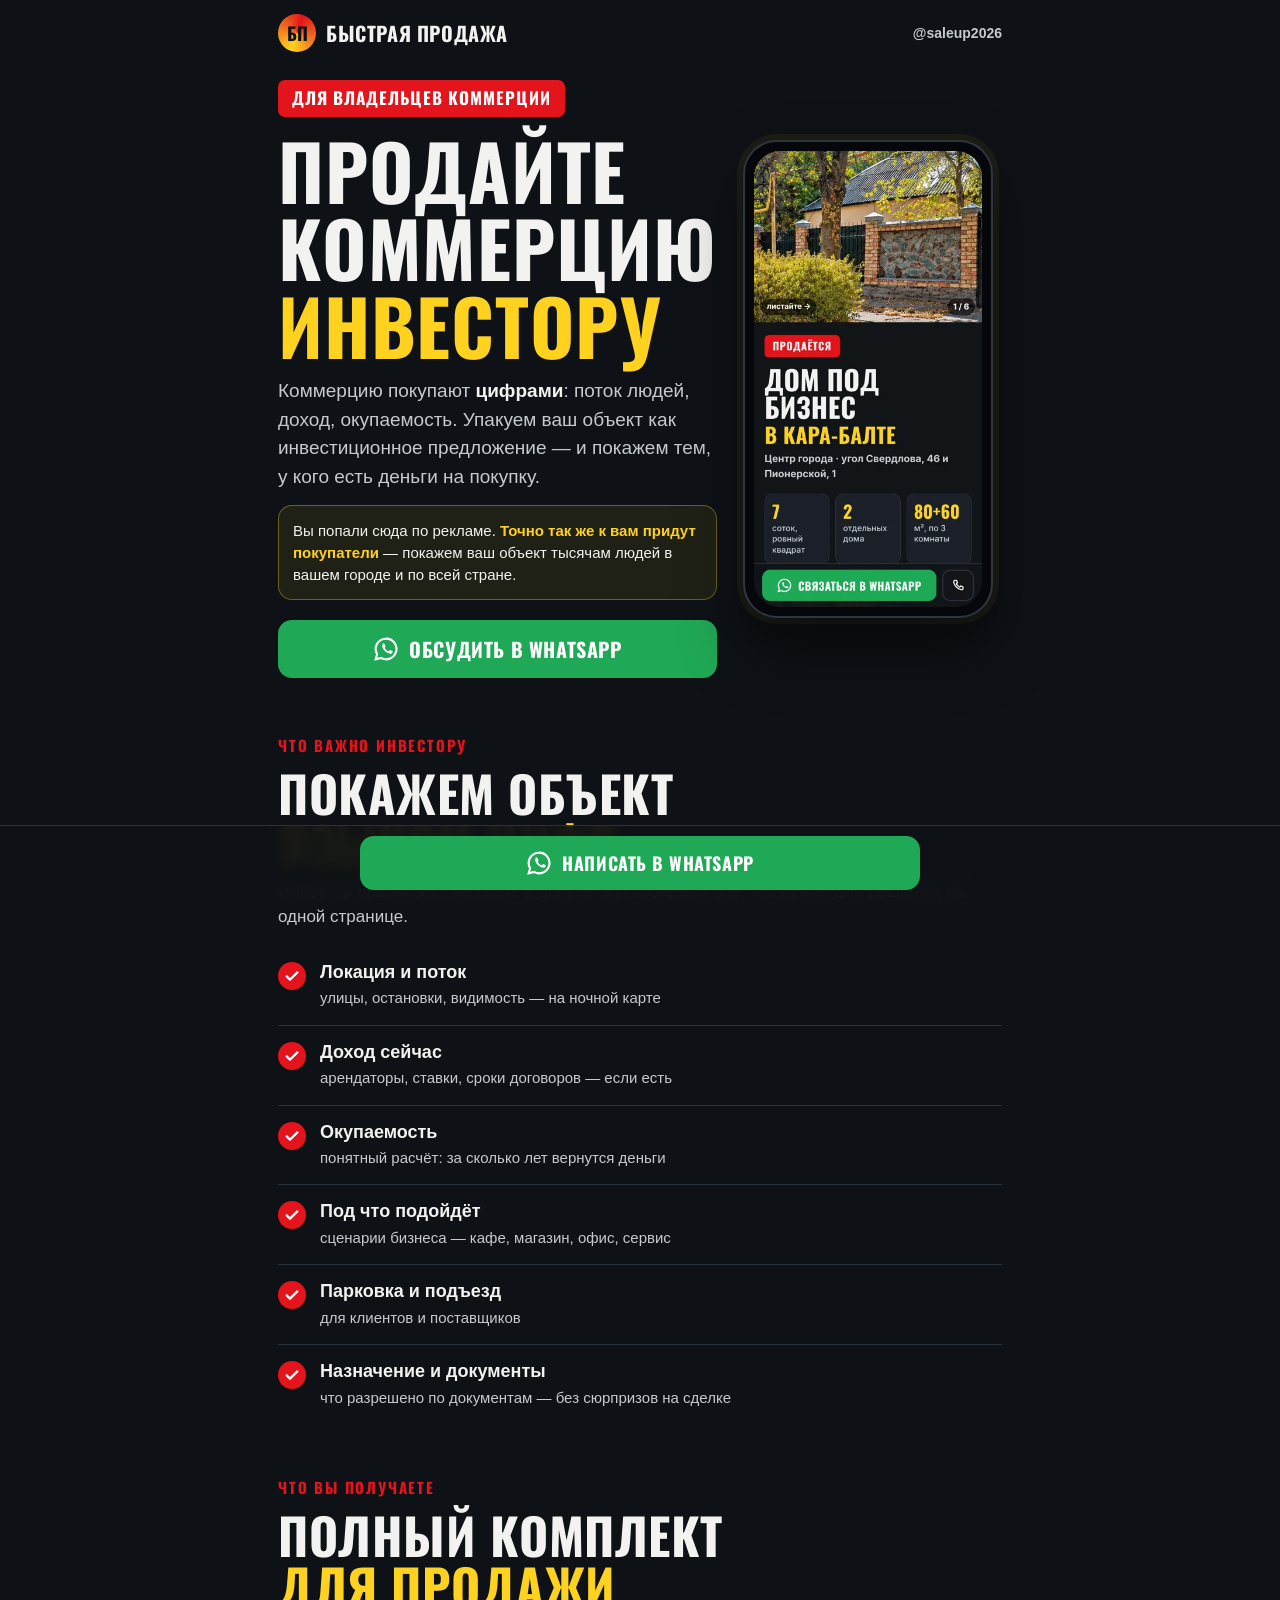
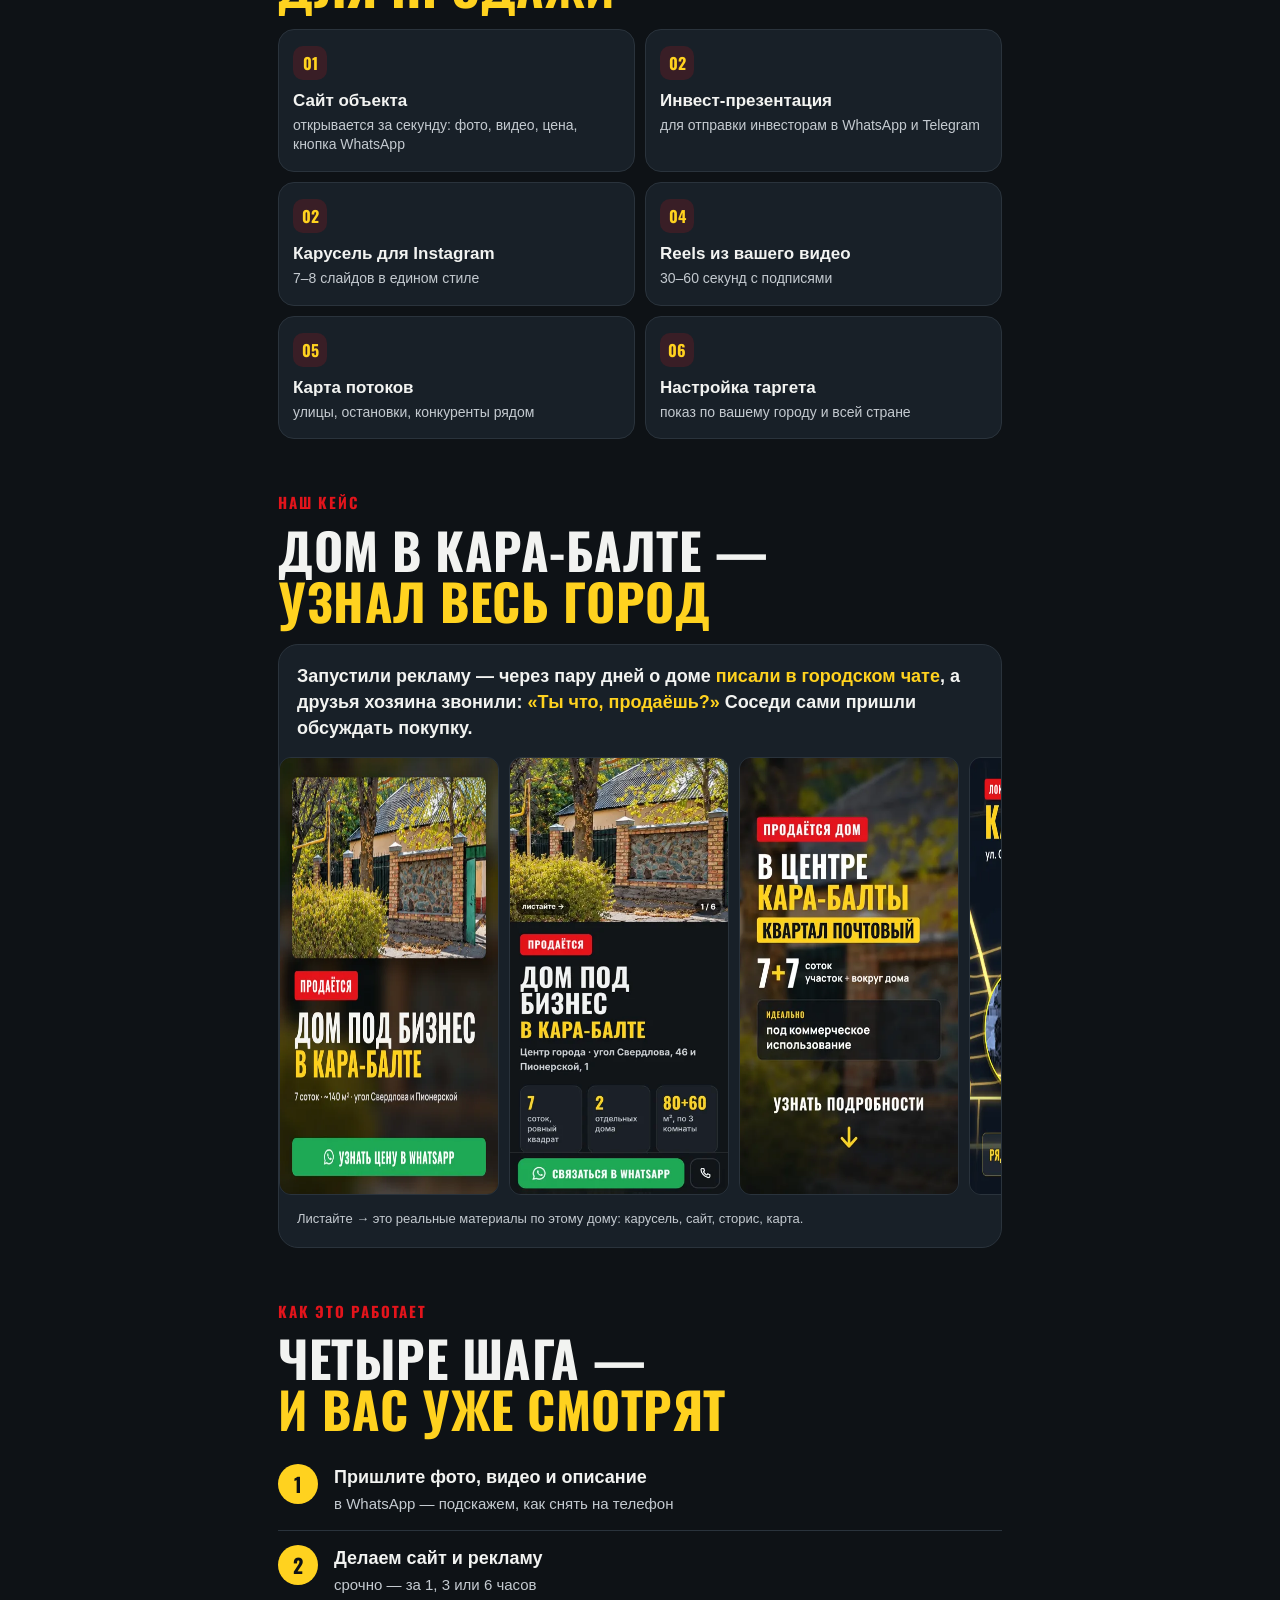
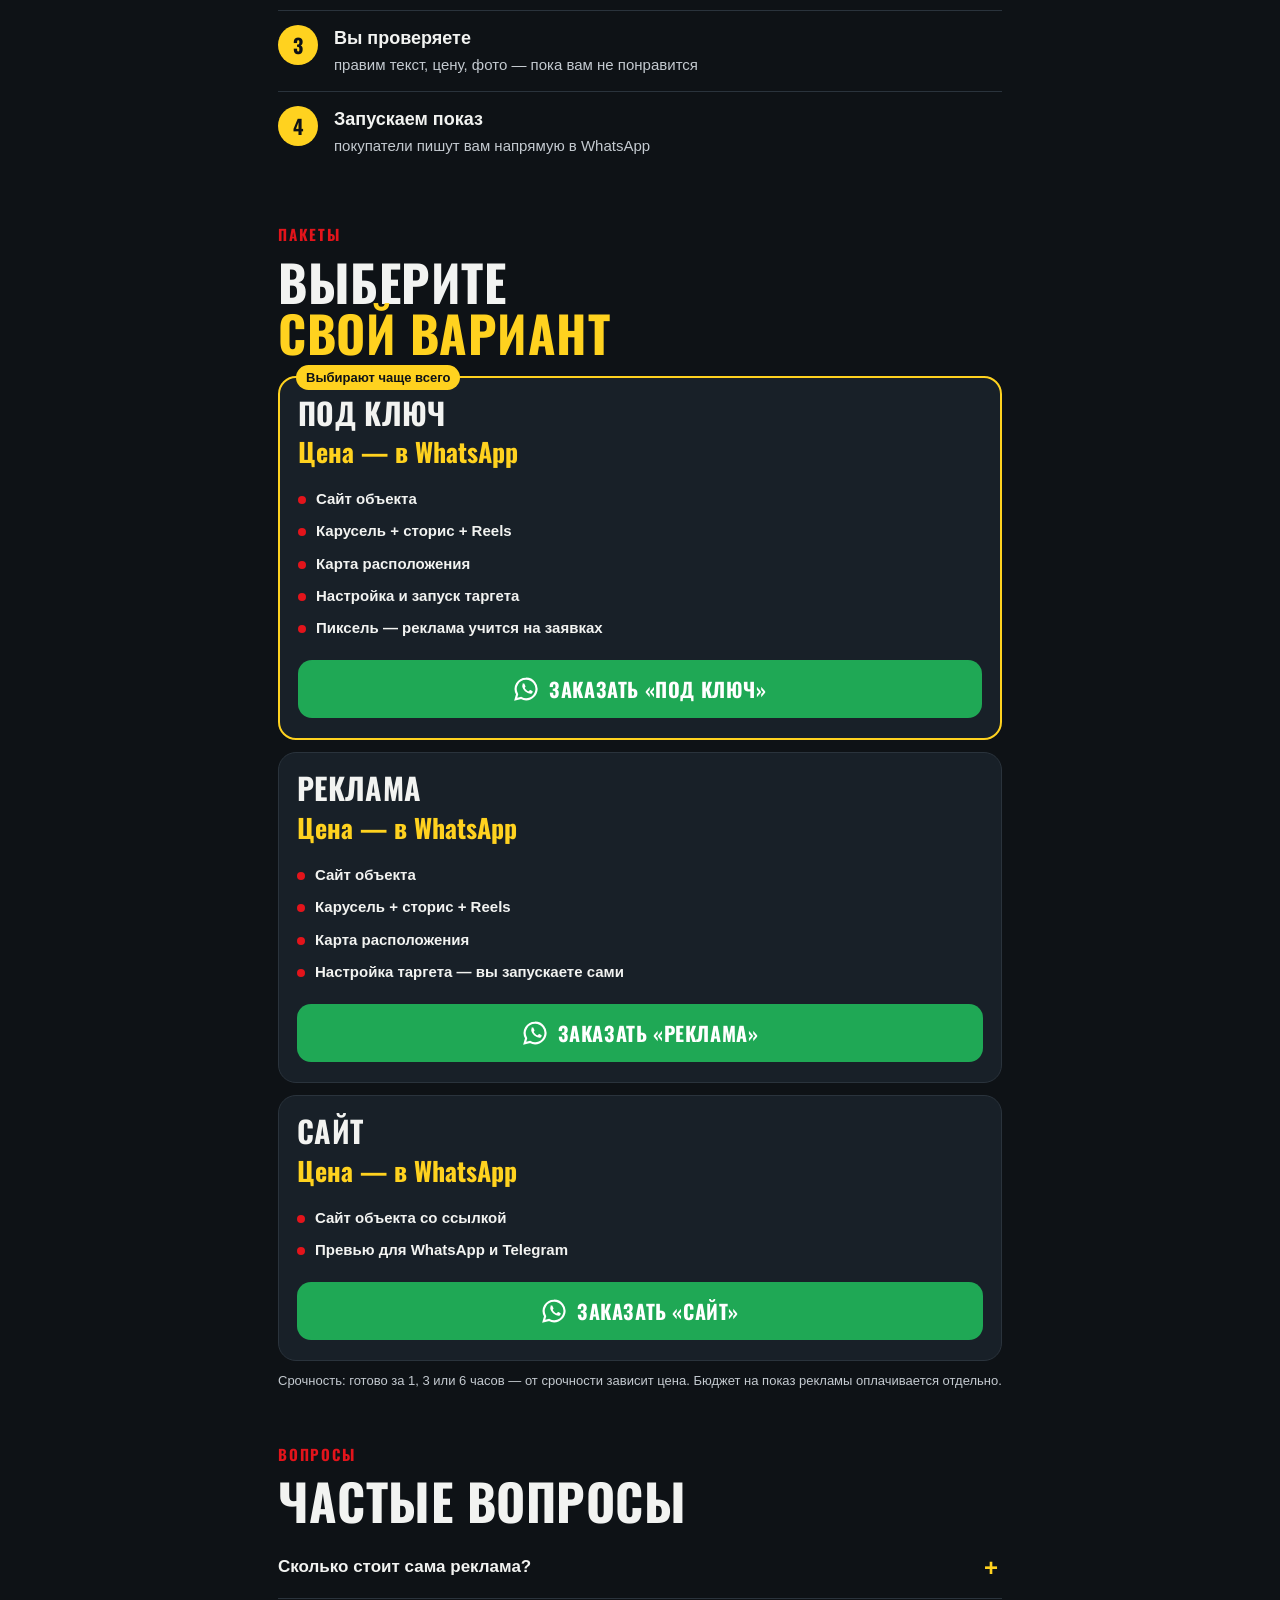
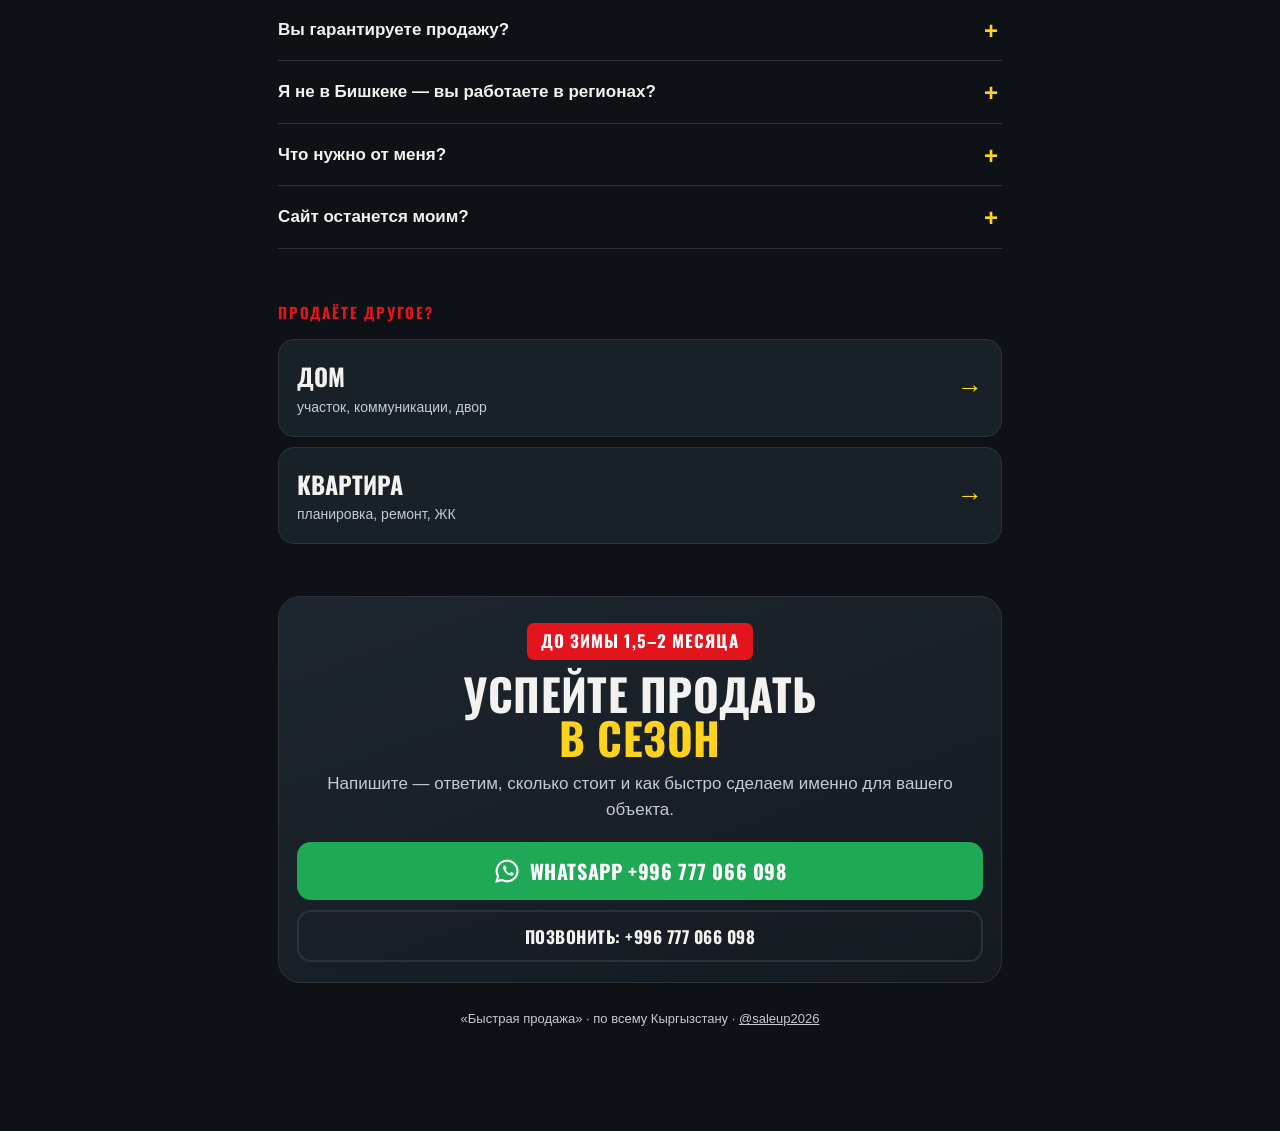
<file: saleupdom/kommerciya.html>
<!doctype html><html lang="ru"><head><meta charset="utf-8">
<meta name="viewport" content="width=device-width,initial-scale=1,viewport-fit=cover">
<title>Продать коммерческую недвижимость — инвест-упаковка и реклама | Быстрая продажа</title><meta name="description" content="Упакуем ваш магазин, офис, кафе или участок как инвестиционное предложение: поток, доход, окупаемость.">
<meta property="og:title" content="Продать коммерческую недвижимость — инвест-упаковка и реклама | Быстрая продажа"><meta property="og:description" content="Упакуем ваш магазин, офис, кафе или участок как инвестиционное предложение: поток, доход, окупаемость.">
<meta property="og:image" content="case-cover.webp"><meta name="theme-color" content="#0E1216">
<link rel="preload" href="oswald-700.woff2" as="font" type="font/woff2" crossorigin>
<link rel="stylesheet" href="style.css">
<!-- Пиксель Meta: вставьте код сюда -->
</head><body><div class="wrap"><div class="bar"><a class="logo" href="index.html"><i>БП</i><b>Быстрая продажа</b></a><a class="ig" href="https://instagram.com/saleup2026" target="_blank" rel="noopener">@saleup2026</a></div></div><div class="wrap"><div class="hero"><div><span class="plate">Для владельцев коммерции</span><h1 class="H">Продайте коммерцию<span>инвестору</span></h1>
<p class="lead">Коммерцию покупают <b>цифрами</b>: поток людей, доход, окупаемость. Упакуем ваш объект как инвестиционное предложение — и покажем тем, у кого есть деньги на покупку.</p><div class="proof"><span>Вы попали сюда по рекламе. <b>Точно так же к вам придут покупатели</b> — покажем ваш объект тысячам людей в вашем городе и по всей стране.</span></div><div class="cta"><a class="btn" href="https://wa.me/996777066098?text=%D0%97%D0%B4%D1%80%D0%B0%D0%B2%D1%81%D1%82%D0%B2%D1%83%D0%B9%D1%82%D0%B5%21%20%D0%A5%D0%BE%D1%87%D1%83%20%D0%B1%D1%8B%D1%81%D1%82%D1%80%D0%B5%D0%B5%20%D0%BF%D1%80%D0%BE%D0%B4%D0%B0%D1%82%D1%8C%20%D0%BA%D0%BE%D0%BC%D0%BC%D0%B5%D1%80%D1%87%D0%B5%D1%81%D0%BA%D0%B8%D0%B9%20%D0%BE%D0%B1%D1%8A%D0%B5%D0%BA%D1%82.%20%D0%A0%D0%B0%D1%81%D1%81%D0%BA%D0%B0%D0%B6%D0%B8%D1%82%D0%B5%2C%20%D0%BA%D0%B0%D0%BA%20%D1%8D%D1%82%D0%BE%20%D1%80%D0%B0%D0%B1%D0%BE%D1%82%D0%B0%D0%B5%D1%82%20%D0%B8%20%D1%81%D0%BA%D0%BE%D0%BB%D1%8C%D0%BA%D0%BE%20%D1%81%D1%82%D0%BE%D0%B8%D1%82."><svg viewBox="0 0 24 24"><path d="M12 2.5a9.5 9.5 0 0 0-8.2 14.3L2.5 21.5l4.9-1.3A9.5 9.5 0 1 0 12 2.5z" fill="none" stroke="#fff" stroke-width="2"/><path d="M8.6 7.6c.3-.6.6-.6.9-.6h.6c.2 0 .4 0 .6.5l.8 1.9c.1.2.1.4 0 .6l-.5.7c-.1.2-.2.3 0 .6.4.8 1.6 2.2 3.1 2.8.3.1.4.1.6-.1l.7-.9c.2-.2.4-.2.6-.1l1.8.9c.3.1.4.2.4.4 0 .9-.6 1.8-1.5 2-1.9.4-6.5-1.6-8-5.9-.4-1.2 0-2.3.4-2.8z" fill="#fff"/></svg>Обсудить в WhatsApp</a></div></div>
<div class="phone"><img src="shot-site.webp" alt="Пример сайта объекта на телефоне" width="390" height="780"></div></div><section><div class="kick">Что важно инвестору</div><h2 class="H">Покажем объект<br><span class="y">языком цифр</span></h2><p class="sub">Инвестор сравнивает не обои, а деньги. Мы собираем всё, что нужно для решения, на одной странице.</p><ul class="pts"><li><span class="ck"><svg viewBox="0 0 24 24"><path d="M4 12.5l5 5L20 6.5" fill="none" stroke="#fff" stroke-width="3.4" stroke-linecap="round" stroke-linejoin="round"/></svg></span><div><b>Локация и поток</b><small>улицы, остановки, видимость — на ночной карте</small></div></li><li><span class="ck"><svg viewBox="0 0 24 24"><path d="M4 12.5l5 5L20 6.5" fill="none" stroke="#fff" stroke-width="3.4" stroke-linecap="round" stroke-linejoin="round"/></svg></span><div><b>Доход сейчас</b><small>арендаторы, ставки, сроки договоров — если есть</small></div></li><li><span class="ck"><svg viewBox="0 0 24 24"><path d="M4 12.5l5 5L20 6.5" fill="none" stroke="#fff" stroke-width="3.4" stroke-linecap="round" stroke-linejoin="round"/></svg></span><div><b>Окупаемость</b><small>понятный расчёт: за сколько лет вернутся деньги</small></div></li><li><span class="ck"><svg viewBox="0 0 24 24"><path d="M4 12.5l5 5L20 6.5" fill="none" stroke="#fff" stroke-width="3.4" stroke-linecap="round" stroke-linejoin="round"/></svg></span><div><b>Под что подойдёт</b><small>сценарии бизнеса — кафе, магазин, офис, сервис</small></div></li><li><span class="ck"><svg viewBox="0 0 24 24"><path d="M4 12.5l5 5L20 6.5" fill="none" stroke="#fff" stroke-width="3.4" stroke-linecap="round" stroke-linejoin="round"/></svg></span><div><b>Парковка и подъезд</b><small>для клиентов и поставщиков</small></div></li><li><span class="ck"><svg viewBox="0 0 24 24"><path d="M4 12.5l5 5L20 6.5" fill="none" stroke="#fff" stroke-width="3.4" stroke-linecap="round" stroke-linejoin="round"/></svg></span><div><b>Назначение и документы</b><small>что разрешено по документам — без сюрпризов на сделке</small></div></li></ul></section><section><div class="kick">Что вы получаете</div><h2 class="H">Полный комплект<br><span class="y">для продажи</span></h2><div class="kit"><div><em>01</em><b>Сайт объекта</b><small>открывается за секунду: фото, видео, цена, кнопка WhatsApp</small></div><div><em>02</em><b>Инвест-презентация</b><small>для отправки инвесторам в WhatsApp и Telegram</small></div><div><em>02</em><b>Карусель для Instagram</b><small>7–8 слайдов в едином стиле</small></div><div><em>04</em><b>Reels из вашего видео</b><small>30–60 секунд с подписями</small></div><div><em>05</em><b>Карта потоков</b><small>улицы, остановки, конкуренты рядом</small></div><div><em>06</em><b>Настройка таргета</b><small>показ по вашему городу и всей стране</small></div></div></section><section><div class="kick">Наш кейс</div><h2 class="H">Дом в Кара-Балте —<br><span class="y">узнал весь город</span></h2>
<div class="case"><p class="q">Запустили рекламу — через пару дней о доме <b>писали в городском чате</b>, а друзья хозяина звонили: <b>«Ты что, продаёшь?»</b> Соседи сами пришли обсуждать покупку.</p>
<div class="shots"><img src="case-cover.webp" alt="Обложка карусели" loading="lazy"><img src="shot-site.webp" alt="Сайт на телефоне" loading="lazy"><img src="case-story.webp" alt="Анимированная сторис" loading="lazy"><img src="case-map.webp" alt="Ночная карта" loading="lazy"><img src="case-slide.webp" alt="Слайд карусели" loading="lazy"></div><small>Листайте → это реальные материалы по этому дому: карусель, сайт, сторис, карта.</small></div></section><section><div class="kick">Как это работает</div><h2 class="H">Четыре шага —<br><span class="y">и вас уже смотрят</span></h2><ol class="steps"><li><div><b>Пришлите фото, видео и описание</b><small>в WhatsApp — подскажем, как снять на телефон</small></div></li><li><div><b>Делаем сайт и рекламу</b><small>срочно — за 1, 3 или 6 часов</small></div></li><li><div><b>Вы проверяете</b><small>правим текст, цену, фото — пока вам не понравится</small></div></li><li><div><b>Запускаем показ</b><small>покупатели пишут вам напрямую в WhatsApp</small></div></li></ol></section><section><div class="kick">Пакеты</div><h2 class="H">Выберите<br><span class="y">свой вариант</span></h2><div class="packs"><div class="pack top"><h3 class="H">Под ключ</h3><div class="pr">Цена — в WhatsApp</div><ul><li>Сайт объекта</li><li>Карусель + сторис + Reels</li><li>Карта расположения</li><li>Настройка и запуск таргета</li><li>Пиксель — реклама учится на заявках</li></ul><a class="btn" href="https://wa.me/996777066098?text=%D0%97%D0%B4%D1%80%D0%B0%D0%B2%D1%81%D1%82%D0%B2%D1%83%D0%B9%D1%82%D0%B5%21%20%D0%A5%D0%BE%D1%87%D1%83%20%D0%BF%D0%B0%D0%BA%D0%B5%D1%82%20%C2%AB%D0%9F%D0%BE%D0%B4%20%D0%BA%D0%BB%D1%8E%D1%87%C2%BB%20%D0%B4%D0%BB%D1%8F%20%D0%BF%D1%80%D0%BE%D0%B4%D0%B0%D0%B6%D0%B8%3A%20%D0%BA%D0%BE%D0%BC%D0%BC%D0%B5%D1%80%D1%87%D0%B5%D1%81%D0%BA%D0%B8%D0%B9%20%D0%BE%D0%B1%D1%8A%D0%B5%D0%BA%D1%82."><svg viewBox="0 0 24 24"><path d="M12 2.5a9.5 9.5 0 0 0-8.2 14.3L2.5 21.5l4.9-1.3A9.5 9.5 0 1 0 12 2.5z" fill="none" stroke="#fff" stroke-width="2"/><path d="M8.6 7.6c.3-.6.6-.6.9-.6h.6c.2 0 .4 0 .6.5l.8 1.9c.1.2.1.4 0 .6l-.5.7c-.1.2-.2.3 0 .6.4.8 1.6 2.2 3.1 2.8.3.1.4.1.6-.1l.7-.9c.2-.2.4-.2.6-.1l1.8.9c.3.1.4.2.4.4 0 .9-.6 1.8-1.5 2-1.9.4-6.5-1.6-8-5.9-.4-1.2 0-2.3.4-2.8z" fill="#fff"/></svg>Заказать «Под ключ»</a></div><div class="pack"><h3 class="H">Реклама</h3><div class="pr">Цена — в WhatsApp</div><ul><li>Сайт объекта</li><li>Карусель + сторис + Reels</li><li>Карта расположения</li><li>Настройка таргета — вы запускаете сами</li></ul><a class="btn" href="https://wa.me/996777066098?text=%D0%97%D0%B4%D1%80%D0%B0%D0%B2%D1%81%D1%82%D0%B2%D1%83%D0%B9%D1%82%D0%B5%21%20%D0%A5%D0%BE%D1%87%D1%83%20%D0%BF%D0%B0%D0%BA%D0%B5%D1%82%20%C2%AB%D0%A0%D0%B5%D0%BA%D0%BB%D0%B0%D0%BC%D0%B0%C2%BB%20%D0%B4%D0%BB%D1%8F%20%D0%BF%D1%80%D0%BE%D0%B4%D0%B0%D0%B6%D0%B8%3A%20%D0%BA%D0%BE%D0%BC%D0%BC%D0%B5%D1%80%D1%87%D0%B5%D1%81%D0%BA%D0%B8%D0%B9%20%D0%BE%D0%B1%D1%8A%D0%B5%D0%BA%D1%82."><svg viewBox="0 0 24 24"><path d="M12 2.5a9.5 9.5 0 0 0-8.2 14.3L2.5 21.5l4.9-1.3A9.5 9.5 0 1 0 12 2.5z" fill="none" stroke="#fff" stroke-width="2"/><path d="M8.6 7.6c.3-.6.6-.6.9-.6h.6c.2 0 .4 0 .6.5l.8 1.9c.1.2.1.4 0 .6l-.5.7c-.1.2-.2.3 0 .6.4.8 1.6 2.2 3.1 2.8.3.1.4.1.6-.1l.7-.9c.2-.2.4-.2.6-.1l1.8.9c.3.1.4.2.4.4 0 .9-.6 1.8-1.5 2-1.9.4-6.5-1.6-8-5.9-.4-1.2 0-2.3.4-2.8z" fill="#fff"/></svg>Заказать «Реклама»</a></div><div class="pack"><h3 class="H">Сайт</h3><div class="pr">Цена — в WhatsApp</div><ul><li>Сайт объекта со ссылкой</li><li>Превью для WhatsApp и Telegram</li></ul><a class="btn" href="https://wa.me/996777066098?text=%D0%97%D0%B4%D1%80%D0%B0%D0%B2%D1%81%D1%82%D0%B2%D1%83%D0%B9%D1%82%D0%B5%21%20%D0%A5%D0%BE%D1%87%D1%83%20%D0%BF%D0%B0%D0%BA%D0%B5%D1%82%20%C2%AB%D0%A1%D0%B0%D0%B9%D1%82%C2%BB%20%D0%B4%D0%BB%D1%8F%20%D0%BF%D1%80%D0%BE%D0%B4%D0%B0%D0%B6%D0%B8%3A%20%D0%BA%D0%BE%D0%BC%D0%BC%D0%B5%D1%80%D1%87%D0%B5%D1%81%D0%BA%D0%B8%D0%B9%20%D0%BE%D0%B1%D1%8A%D0%B5%D0%BA%D1%82."><svg viewBox="0 0 24 24"><path d="M12 2.5a9.5 9.5 0 0 0-8.2 14.3L2.5 21.5l4.9-1.3A9.5 9.5 0 1 0 12 2.5z" fill="none" stroke="#fff" stroke-width="2"/><path d="M8.6 7.6c.3-.6.6-.6.9-.6h.6c.2 0 .4 0 .6.5l.8 1.9c.1.2.1.4 0 .6l-.5.7c-.1.2-.2.3 0 .6.4.8 1.6 2.2 3.1 2.8.3.1.4.1.6-.1l.7-.9c.2-.2.4-.2.6-.1l1.8.9c.3.1.4.2.4.4 0 .9-.6 1.8-1.5 2-1.9.4-6.5-1.6-8-5.9-.4-1.2 0-2.3.4-2.8z" fill="#fff"/></svg>Заказать «Сайт»</a></div></div><p class="note">Срочность: готово за 1, 3 или 6 часов — от срочности зависит цена. Бюджет на показ рекламы оплачивается отдельно.</p></section><section><div class="kick">Вопросы</div><h2 class="H">Частые вопросы</h2><div style="margin-top:10px"><details><summary>Сколько стоит сама реклама?</summary><p>Бюджет на показы оплачивается отдельно — напрямую Instagram/Facebook, без наценки. Подскажем сумму под ваш город и срок.</p></details><details><summary>Вы гарантируете продажу?</summary><p>Мы гарантируем, что объект увидят тысячи людей и он будет выглядеть лучше соседних объявлений. Сама продажа зависит ещё от цены и состояния — честно скажем, если цена мешает.</p></details><details><summary>Я не в Бишкеке — вы работаете в регионах?</summary><p>Да, по всему Кыргызстану. Всё делается удалённо через WhatsApp. В регионах продать сложнее всего — там такая реклама работает особенно заметно.</p></details><details><summary>Что нужно от меня?</summary><p>Фото и видео на телефон, описание своими словами, цена и номер, на который будут писать покупатели. Остальное — наша работа.</p></details><details><summary>Сайт останется моим?</summary><p>Да. Ссылку можно отправлять в WhatsApp, Telegram, ставить в объявления на lalafo и house.kg — она работает, пока объект продаётся.</p></details></div></section><section><div class="kick">Продаёте другое?</div><div class="types"><a class="type" href="dom.html"><div><b>Дом</b><small>участок, коммуникации, двор</small></div><i>→</i></a><a class="type" href="kvartira.html"><div><b>Квартира</b><small>планировка, ремонт, ЖК</small></div><i>→</i></a></div></section><div class="final"><span class="plate">До зимы 1,5–2 месяца</span><h2 class="H" style="margin-top:12px">Успейте продать<br><span class="y">в сезон</span></h2>
<p>Напишите — ответим, сколько стоит и как быстро сделаем именно для вашего объекта.</p><div class="cta"><a class="btn" href="https://wa.me/996777066098?text=%D0%97%D0%B4%D1%80%D0%B0%D0%B2%D1%81%D1%82%D0%B2%D1%83%D0%B9%D1%82%D0%B5%21%20%D0%A5%D0%BE%D1%87%D1%83%20%D0%B1%D1%8B%D1%81%D1%82%D1%80%D0%B5%D0%B5%20%D0%BF%D1%80%D0%BE%D0%B4%D0%B0%D1%82%D1%8C%20%D0%BA%D0%BE%D0%BC%D0%BC%D0%B5%D1%80%D1%87%D0%B5%D1%81%D0%BA%D0%B8%D0%B9%20%D0%BE%D0%B1%D1%8A%D0%B5%D0%BA%D1%82.%20%D0%A0%D0%B0%D1%81%D1%81%D0%BA%D0%B0%D0%B6%D0%B8%D1%82%D0%B5%2C%20%D0%BA%D0%B0%D0%BA%20%D1%8D%D1%82%D0%BE%20%D1%80%D0%B0%D0%B1%D0%BE%D1%82%D0%B0%D0%B5%D1%82%20%D0%B8%20%D1%81%D0%BA%D0%BE%D0%BB%D1%8C%D0%BA%D0%BE%20%D1%81%D1%82%D0%BE%D0%B8%D1%82."><svg viewBox="0 0 24 24"><path d="M12 2.5a9.5 9.5 0 0 0-8.2 14.3L2.5 21.5l4.9-1.3A9.5 9.5 0 1 0 12 2.5z" fill="none" stroke="#fff" stroke-width="2"/><path d="M8.6 7.6c.3-.6.6-.6.9-.6h.6c.2 0 .4 0 .6.5l.8 1.9c.1.2.1.4 0 .6l-.5.7c-.1.2-.2.3 0 .6.4.8 1.6 2.2 3.1 2.8.3.1.4.1.6-.1l.7-.9c.2-.2.4-.2.6-.1l1.8.9c.3.1.4.2.4.4 0 .9-.6 1.8-1.5 2-1.9.4-6.5-1.6-8-5.9-.4-1.2 0-2.3.4-2.8z" fill="#fff"/></svg>WhatsApp +996 777 066 098</a>
<a class="btn ghost" href="tel:+996777066098">Позвонить: +996 777 066 098</a></div></div>
<footer>«Быстрая продажа» · по всему Кыргызстану · <a href="https://instagram.com/saleup2026">@saleup2026</a></footer></div>
<div class="sticky"><a class="btn" href="https://wa.me/996777066098?text=%D0%97%D0%B4%D1%80%D0%B0%D0%B2%D1%81%D1%82%D0%B2%D1%83%D0%B9%D1%82%D0%B5%21%20%D0%A5%D0%BE%D1%87%D1%83%20%D0%B1%D1%8B%D1%81%D1%82%D1%80%D0%B5%D0%B5%20%D0%BF%D1%80%D0%BE%D0%B4%D0%B0%D1%82%D1%8C%20%D0%BA%D0%BE%D0%BC%D0%BC%D0%B5%D1%80%D1%87%D0%B5%D1%81%D0%BA%D0%B8%D0%B9%20%D0%BE%D0%B1%D1%8A%D0%B5%D0%BA%D1%82.%20%D0%A0%D0%B0%D1%81%D1%81%D0%BA%D0%B0%D0%B6%D0%B8%D1%82%D0%B5%2C%20%D0%BA%D0%B0%D0%BA%20%D1%8D%D1%82%D0%BE%20%D1%80%D0%B0%D0%B1%D0%BE%D1%82%D0%B0%D0%B5%D1%82%20%D0%B8%20%D1%81%D0%BA%D0%BE%D0%BB%D1%8C%D0%BA%D0%BE%20%D1%81%D1%82%D0%BE%D0%B8%D1%82."><svg viewBox="0 0 24 24"><path d="M12 2.5a9.5 9.5 0 0 0-8.2 14.3L2.5 21.5l4.9-1.3A9.5 9.5 0 1 0 12 2.5z" fill="none" stroke="#fff" stroke-width="2"/><path d="M8.6 7.6c.3-.6.6-.6.9-.6h.6c.2 0 .4 0 .6.5l.8 1.9c.1.2.1.4 0 .6l-.5.7c-.1.2-.2.3 0 .6.4.8 1.6 2.2 3.1 2.8.3.1.4.1.6-.1l.7-.9c.2-.2.4-.2.6-.1l1.8.9c.3.1.4.2.4.4 0 .9-.6 1.8-1.5 2-1.9.4-6.5-1.6-8-5.9-.4-1.2 0-2.3.4-2.8z" fill="#fff"/></svg>Написать в WhatsApp</a></div>
<script>document.querySelectorAll('a[href^="https://wa.me"]').forEach(a=>a.addEventListener('click',()=>{if(window.fbq)fbq('track','Contact')}))</script>
</body></html>
</file>
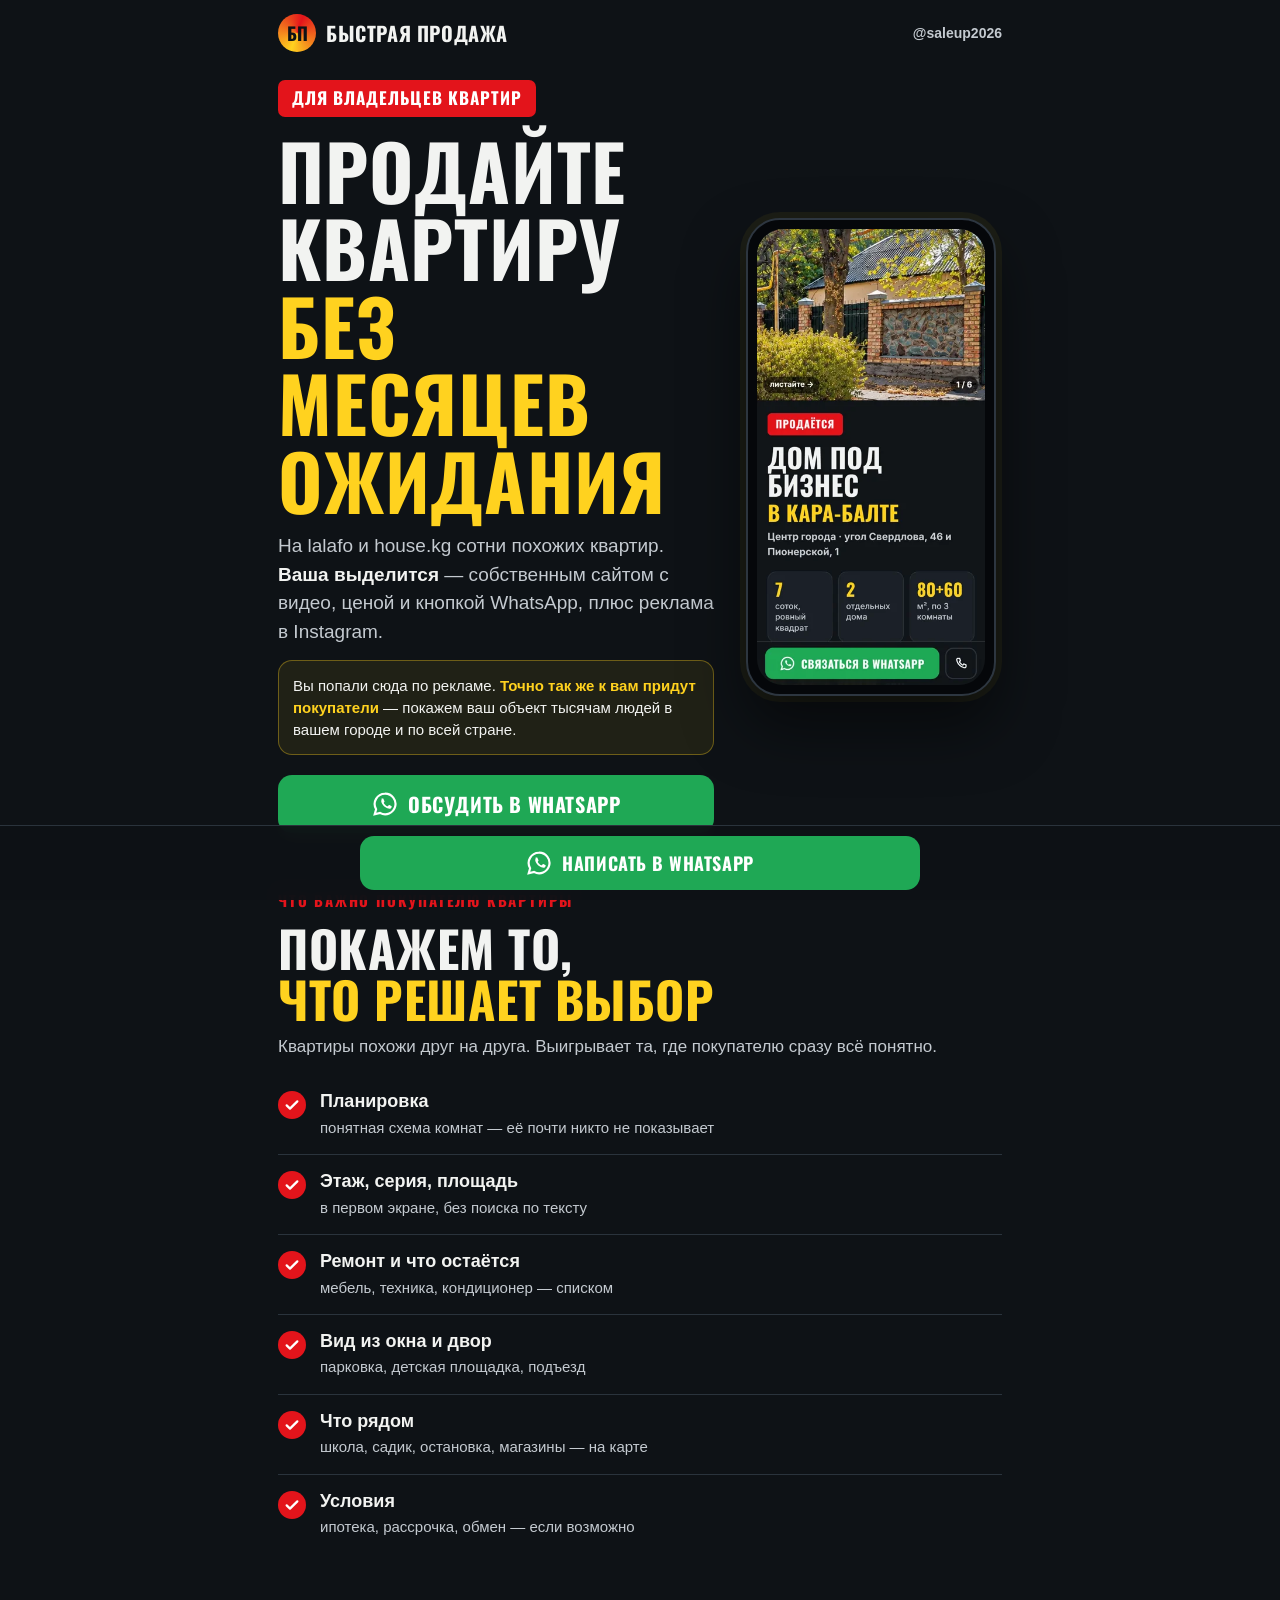
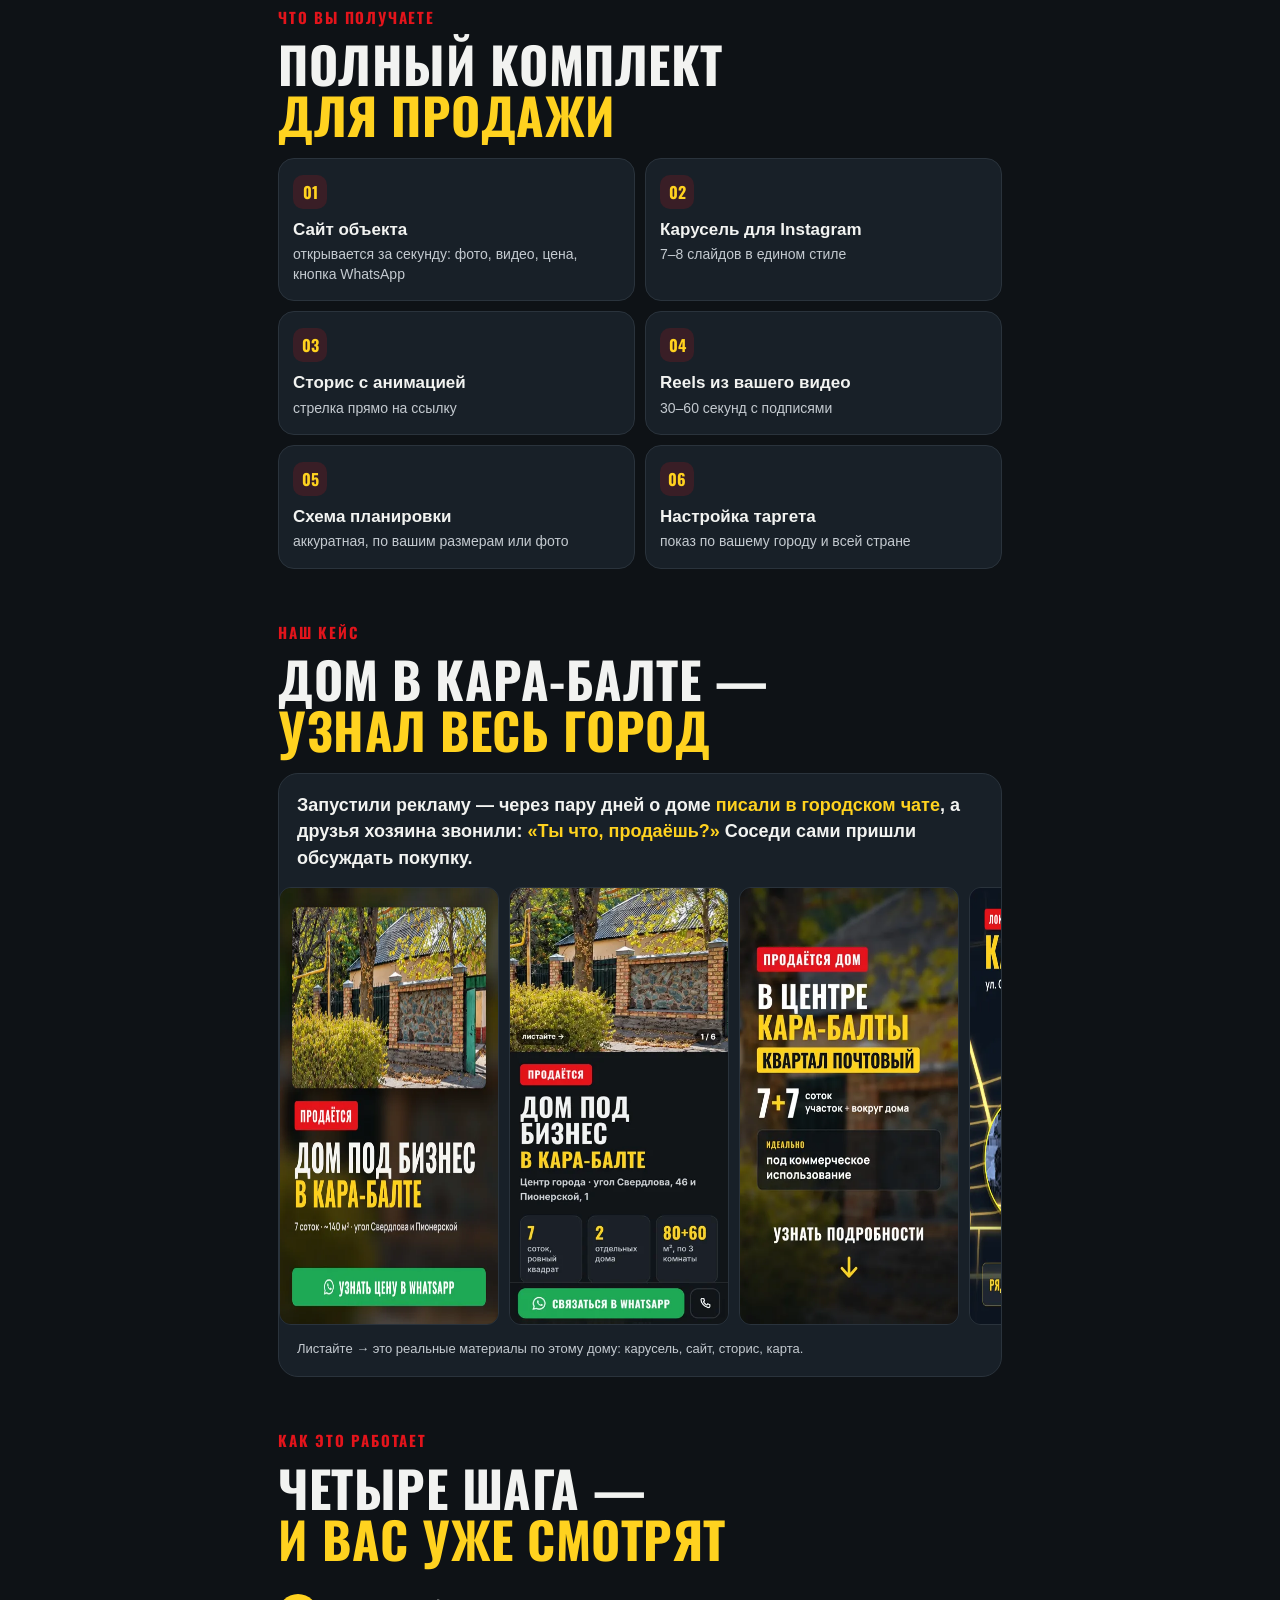
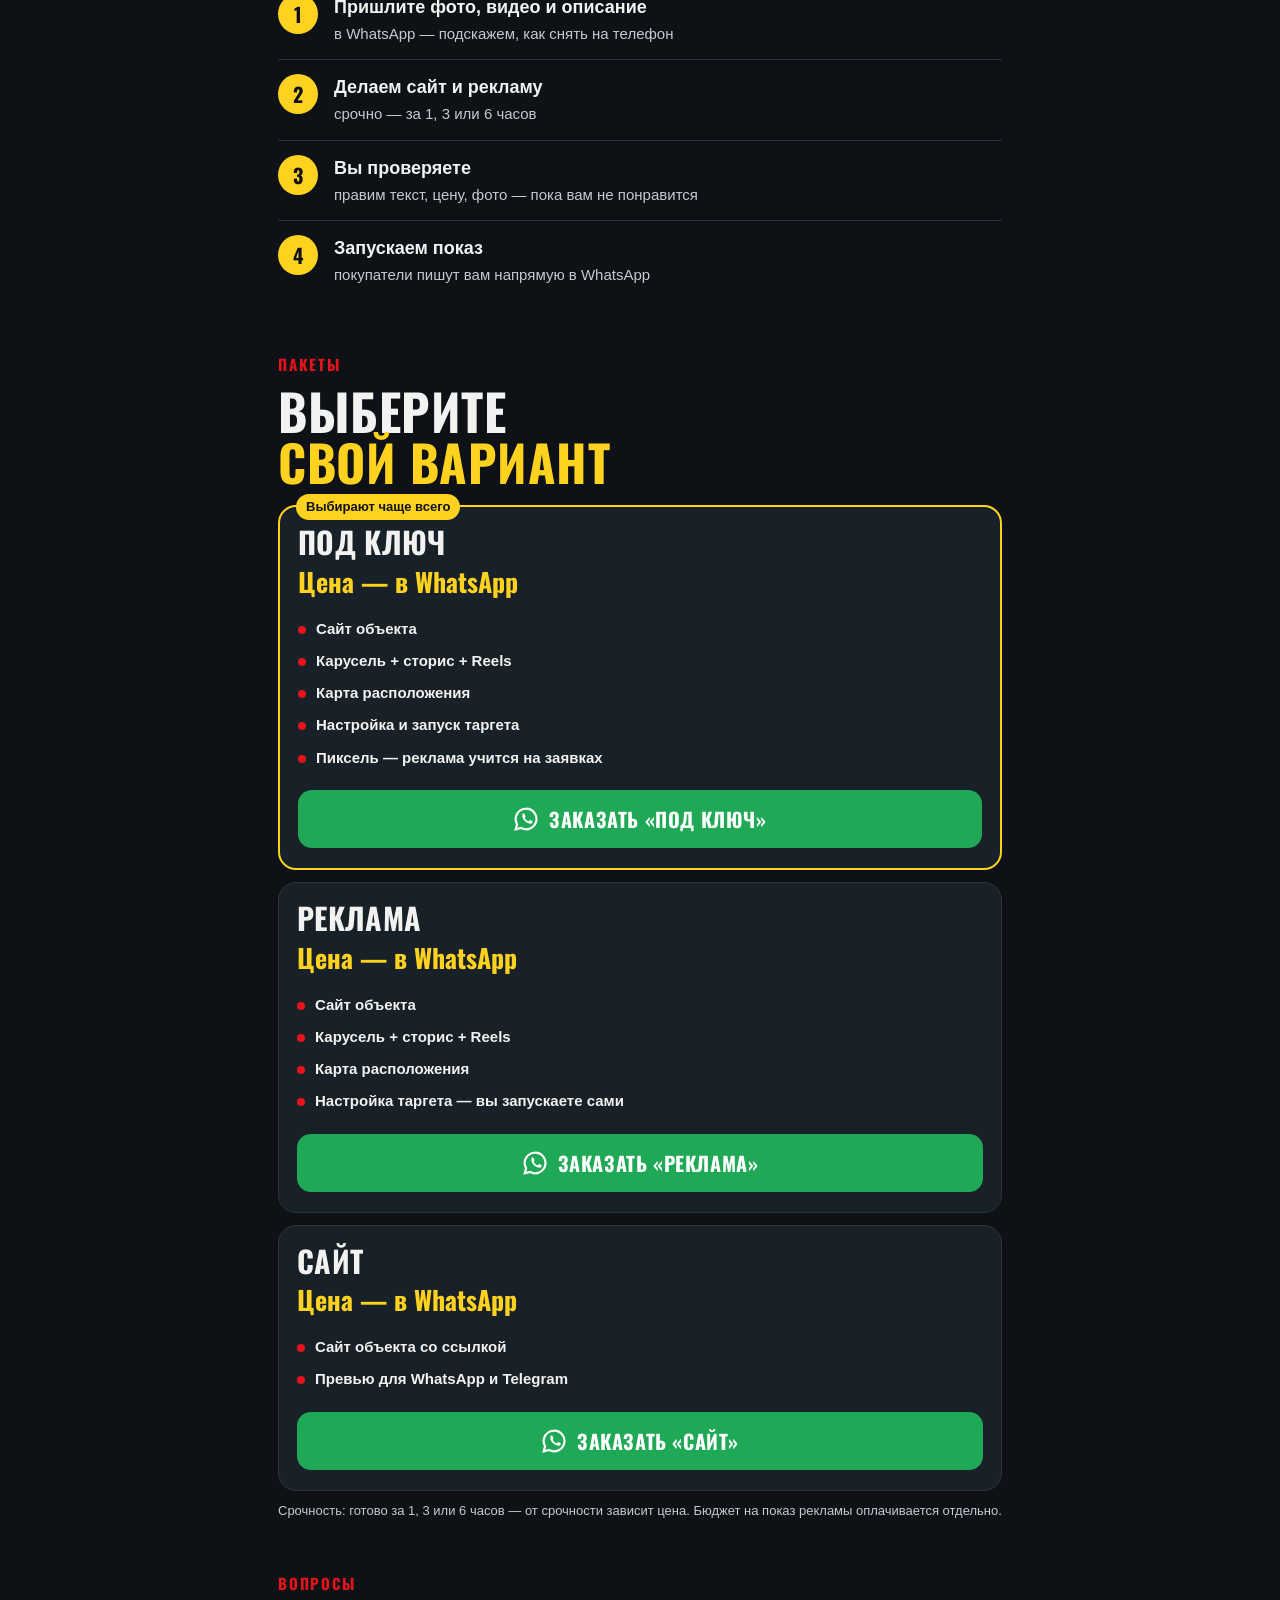
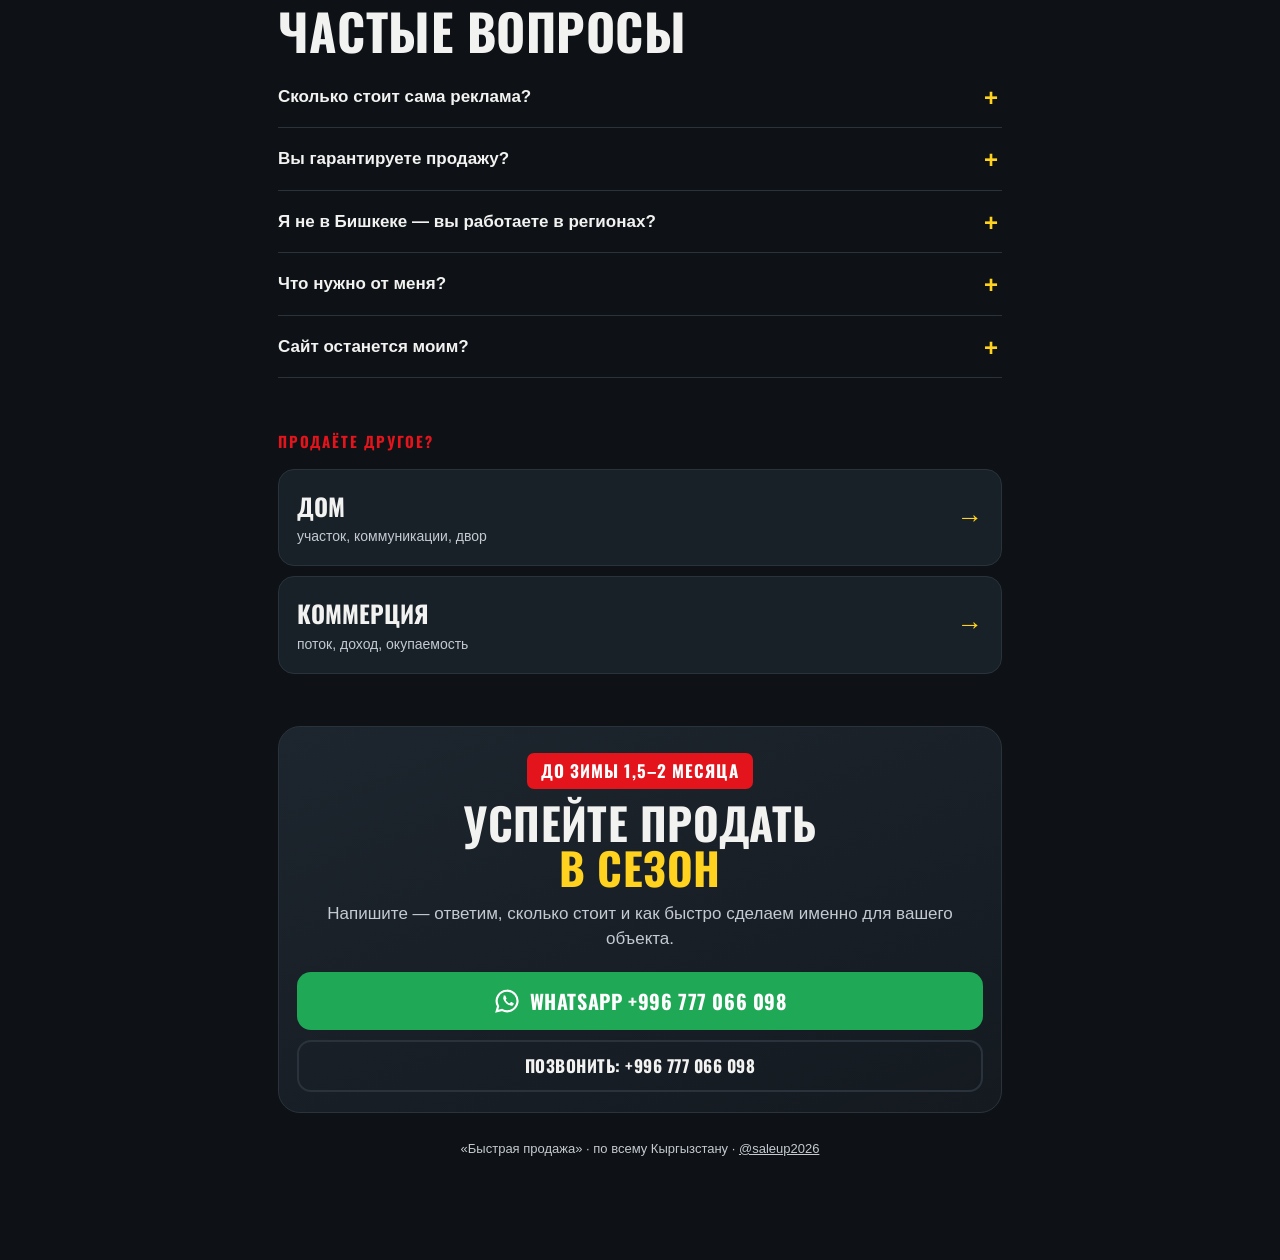
<file: saleupdom/kvartira.html>
<!doctype html><html lang="ru"><head><meta charset="utf-8">
<meta name="viewport" content="width=device-width,initial-scale=1,viewport-fit=cover">
<title>Продать квартиру быстро — сайт и реклама за 1 день | Быстрая продажа</title><meta name="description" content="Ваша квартира выделится среди сотен похожих: свой сайт с ценой, видео и кнопкой WhatsApp, плюс реклама в Instagram.">
<meta property="og:title" content="Продать квартиру быстро — сайт и реклама за 1 день | Быстрая продажа"><meta property="og:description" content="Ваша квартира выделится среди сотен похожих: свой сайт с ценой, видео и кнопкой WhatsApp, плюс реклама в Instagram.">
<meta property="og:image" content="case-cover.webp"><meta name="theme-color" content="#0E1216">
<link rel="preload" href="oswald-700.woff2" as="font" type="font/woff2" crossorigin>
<link rel="stylesheet" href="style.css">
<!-- Пиксель Meta: вставьте код сюда -->
</head><body><div class="wrap"><div class="bar"><a class="logo" href="index.html"><i>БП</i><b>Быстрая продажа</b></a><a class="ig" href="https://instagram.com/saleup2026" target="_blank" rel="noopener">@saleup2026</a></div></div><div class="wrap"><div class="hero"><div><span class="plate">Для владельцев квартир</span><h1 class="H">Продайте квартиру<span>без месяцев ожидания</span></h1>
<p class="lead">На lalafo и house.kg сотни похожих квартир. <b>Ваша выделится</b> — собственным сайтом с видео, ценой и кнопкой WhatsApp, плюс реклама в Instagram.</p><div class="proof"><span>Вы попали сюда по рекламе. <b>Точно так же к вам придут покупатели</b> — покажем ваш объект тысячам людей в вашем городе и по всей стране.</span></div><div class="cta"><a class="btn" href="https://wa.me/996777066098?text=%D0%97%D0%B4%D1%80%D0%B0%D0%B2%D1%81%D1%82%D0%B2%D1%83%D0%B9%D1%82%D0%B5%21%20%D0%A5%D0%BE%D1%87%D1%83%20%D0%B1%D1%8B%D1%81%D1%82%D1%80%D0%B5%D0%B5%20%D0%BF%D1%80%D0%BE%D0%B4%D0%B0%D1%82%D1%8C%20%D0%BA%D0%B2%D0%B0%D1%80%D1%82%D0%B8%D1%80%D1%83.%20%D0%A0%D0%B0%D1%81%D1%81%D0%BA%D0%B0%D0%B6%D0%B8%D1%82%D0%B5%2C%20%D0%BA%D0%B0%D0%BA%20%D1%8D%D1%82%D0%BE%20%D1%80%D0%B0%D0%B1%D0%BE%D1%82%D0%B0%D0%B5%D1%82%20%D0%B8%20%D1%81%D0%BA%D0%BE%D0%BB%D1%8C%D0%BA%D0%BE%20%D1%81%D1%82%D0%BE%D0%B8%D1%82."><svg viewBox="0 0 24 24"><path d="M12 2.5a9.5 9.5 0 0 0-8.2 14.3L2.5 21.5l4.9-1.3A9.5 9.5 0 1 0 12 2.5z" fill="none" stroke="#fff" stroke-width="2"/><path d="M8.6 7.6c.3-.6.6-.6.9-.6h.6c.2 0 .4 0 .6.5l.8 1.9c.1.2.1.4 0 .6l-.5.7c-.1.2-.2.3 0 .6.4.8 1.6 2.2 3.1 2.8.3.1.4.1.6-.1l.7-.9c.2-.2.4-.2.6-.1l1.8.9c.3.1.4.2.4.4 0 .9-.6 1.8-1.5 2-1.9.4-6.5-1.6-8-5.9-.4-1.2 0-2.3.4-2.8z" fill="#fff"/></svg>Обсудить в WhatsApp</a></div></div>
<div class="phone"><img src="shot-site.webp" alt="Пример сайта объекта на телефоне" width="390" height="780"></div></div><section><div class="kick">Что важно покупателю квартиры</div><h2 class="H">Покажем то,<br><span class="y">что решает выбор</span></h2><p class="sub">Квартиры похожи друг на друга. Выигрывает та, где покупателю сразу всё понятно.</p><ul class="pts"><li><span class="ck"><svg viewBox="0 0 24 24"><path d="M4 12.5l5 5L20 6.5" fill="none" stroke="#fff" stroke-width="3.4" stroke-linecap="round" stroke-linejoin="round"/></svg></span><div><b>Планировка</b><small>понятная схема комнат — её почти никто не показывает</small></div></li><li><span class="ck"><svg viewBox="0 0 24 24"><path d="M4 12.5l5 5L20 6.5" fill="none" stroke="#fff" stroke-width="3.4" stroke-linecap="round" stroke-linejoin="round"/></svg></span><div><b>Этаж, серия, площадь</b><small>в первом экране, без поиска по тексту</small></div></li><li><span class="ck"><svg viewBox="0 0 24 24"><path d="M4 12.5l5 5L20 6.5" fill="none" stroke="#fff" stroke-width="3.4" stroke-linecap="round" stroke-linejoin="round"/></svg></span><div><b>Ремонт и что остаётся</b><small>мебель, техника, кондиционер — списком</small></div></li><li><span class="ck"><svg viewBox="0 0 24 24"><path d="M4 12.5l5 5L20 6.5" fill="none" stroke="#fff" stroke-width="3.4" stroke-linecap="round" stroke-linejoin="round"/></svg></span><div><b>Вид из окна и двор</b><small>парковка, детская площадка, подъезд</small></div></li><li><span class="ck"><svg viewBox="0 0 24 24"><path d="M4 12.5l5 5L20 6.5" fill="none" stroke="#fff" stroke-width="3.4" stroke-linecap="round" stroke-linejoin="round"/></svg></span><div><b>Что рядом</b><small>школа, садик, остановка, магазины — на карте</small></div></li><li><span class="ck"><svg viewBox="0 0 24 24"><path d="M4 12.5l5 5L20 6.5" fill="none" stroke="#fff" stroke-width="3.4" stroke-linecap="round" stroke-linejoin="round"/></svg></span><div><b>Условия</b><small>ипотека, рассрочка, обмен — если возможно</small></div></li></ul></section><section><div class="kick">Что вы получаете</div><h2 class="H">Полный комплект<br><span class="y">для продажи</span></h2><div class="kit"><div><em>01</em><b>Сайт объекта</b><small>открывается за секунду: фото, видео, цена, кнопка WhatsApp</small></div><div><em>02</em><b>Карусель для Instagram</b><small>7–8 слайдов в едином стиле</small></div><div><em>03</em><b>Сторис с анимацией</b><small>стрелка прямо на ссылку</small></div><div><em>04</em><b>Reels из вашего видео</b><small>30–60 секунд с подписями</small></div><div><em>05</em><b>Схема планировки</b><small>аккуратная, по вашим размерам или фото</small></div><div><em>06</em><b>Настройка таргета</b><small>показ по вашему городу и всей стране</small></div></div></section><section><div class="kick">Наш кейс</div><h2 class="H">Дом в Кара-Балте —<br><span class="y">узнал весь город</span></h2>
<div class="case"><p class="q">Запустили рекламу — через пару дней о доме <b>писали в городском чате</b>, а друзья хозяина звонили: <b>«Ты что, продаёшь?»</b> Соседи сами пришли обсуждать покупку.</p>
<div class="shots"><img src="case-cover.webp" alt="Обложка карусели" loading="lazy"><img src="shot-site.webp" alt="Сайт на телефоне" loading="lazy"><img src="case-story.webp" alt="Анимированная сторис" loading="lazy"><img src="case-map.webp" alt="Ночная карта" loading="lazy"><img src="case-slide.webp" alt="Слайд карусели" loading="lazy"></div><small>Листайте → это реальные материалы по этому дому: карусель, сайт, сторис, карта.</small></div></section><section><div class="kick">Как это работает</div><h2 class="H">Четыре шага —<br><span class="y">и вас уже смотрят</span></h2><ol class="steps"><li><div><b>Пришлите фото, видео и описание</b><small>в WhatsApp — подскажем, как снять на телефон</small></div></li><li><div><b>Делаем сайт и рекламу</b><small>срочно — за 1, 3 или 6 часов</small></div></li><li><div><b>Вы проверяете</b><small>правим текст, цену, фото — пока вам не понравится</small></div></li><li><div><b>Запускаем показ</b><small>покупатели пишут вам напрямую в WhatsApp</small></div></li></ol></section><section><div class="kick">Пакеты</div><h2 class="H">Выберите<br><span class="y">свой вариант</span></h2><div class="packs"><div class="pack top"><h3 class="H">Под ключ</h3><div class="pr">Цена — в WhatsApp</div><ul><li>Сайт объекта</li><li>Карусель + сторис + Reels</li><li>Карта расположения</li><li>Настройка и запуск таргета</li><li>Пиксель — реклама учится на заявках</li></ul><a class="btn" href="https://wa.me/996777066098?text=%D0%97%D0%B4%D1%80%D0%B0%D0%B2%D1%81%D1%82%D0%B2%D1%83%D0%B9%D1%82%D0%B5%21%20%D0%A5%D0%BE%D1%87%D1%83%20%D0%BF%D0%B0%D0%BA%D0%B5%D1%82%20%C2%AB%D0%9F%D0%BE%D0%B4%20%D0%BA%D0%BB%D1%8E%D1%87%C2%BB%20%D0%B4%D0%BB%D1%8F%20%D0%BF%D1%80%D0%BE%D0%B4%D0%B0%D0%B6%D0%B8%3A%20%D0%BA%D0%B2%D0%B0%D1%80%D1%82%D0%B8%D1%80%D1%83."><svg viewBox="0 0 24 24"><path d="M12 2.5a9.5 9.5 0 0 0-8.2 14.3L2.5 21.5l4.9-1.3A9.5 9.5 0 1 0 12 2.5z" fill="none" stroke="#fff" stroke-width="2"/><path d="M8.6 7.6c.3-.6.6-.6.9-.6h.6c.2 0 .4 0 .6.5l.8 1.9c.1.2.1.4 0 .6l-.5.7c-.1.2-.2.3 0 .6.4.8 1.6 2.2 3.1 2.8.3.1.4.1.6-.1l.7-.9c.2-.2.4-.2.6-.1l1.8.9c.3.1.4.2.4.4 0 .9-.6 1.8-1.5 2-1.9.4-6.5-1.6-8-5.9-.4-1.2 0-2.3.4-2.8z" fill="#fff"/></svg>Заказать «Под ключ»</a></div><div class="pack"><h3 class="H">Реклама</h3><div class="pr">Цена — в WhatsApp</div><ul><li>Сайт объекта</li><li>Карусель + сторис + Reels</li><li>Карта расположения</li><li>Настройка таргета — вы запускаете сами</li></ul><a class="btn" href="https://wa.me/996777066098?text=%D0%97%D0%B4%D1%80%D0%B0%D0%B2%D1%81%D1%82%D0%B2%D1%83%D0%B9%D1%82%D0%B5%21%20%D0%A5%D0%BE%D1%87%D1%83%20%D0%BF%D0%B0%D0%BA%D0%B5%D1%82%20%C2%AB%D0%A0%D0%B5%D0%BA%D0%BB%D0%B0%D0%BC%D0%B0%C2%BB%20%D0%B4%D0%BB%D1%8F%20%D0%BF%D1%80%D0%BE%D0%B4%D0%B0%D0%B6%D0%B8%3A%20%D0%BA%D0%B2%D0%B0%D1%80%D1%82%D0%B8%D1%80%D1%83."><svg viewBox="0 0 24 24"><path d="M12 2.5a9.5 9.5 0 0 0-8.2 14.3L2.5 21.5l4.9-1.3A9.5 9.5 0 1 0 12 2.5z" fill="none" stroke="#fff" stroke-width="2"/><path d="M8.6 7.6c.3-.6.6-.6.9-.6h.6c.2 0 .4 0 .6.5l.8 1.9c.1.2.1.4 0 .6l-.5.7c-.1.2-.2.3 0 .6.4.8 1.6 2.2 3.1 2.8.3.1.4.1.6-.1l.7-.9c.2-.2.4-.2.6-.1l1.8.9c.3.1.4.2.4.4 0 .9-.6 1.8-1.5 2-1.9.4-6.5-1.6-8-5.9-.4-1.2 0-2.3.4-2.8z" fill="#fff"/></svg>Заказать «Реклама»</a></div><div class="pack"><h3 class="H">Сайт</h3><div class="pr">Цена — в WhatsApp</div><ul><li>Сайт объекта со ссылкой</li><li>Превью для WhatsApp и Telegram</li></ul><a class="btn" href="https://wa.me/996777066098?text=%D0%97%D0%B4%D1%80%D0%B0%D0%B2%D1%81%D1%82%D0%B2%D1%83%D0%B9%D1%82%D0%B5%21%20%D0%A5%D0%BE%D1%87%D1%83%20%D0%BF%D0%B0%D0%BA%D0%B5%D1%82%20%C2%AB%D0%A1%D0%B0%D0%B9%D1%82%C2%BB%20%D0%B4%D0%BB%D1%8F%20%D0%BF%D1%80%D0%BE%D0%B4%D0%B0%D0%B6%D0%B8%3A%20%D0%BA%D0%B2%D0%B0%D1%80%D1%82%D0%B8%D1%80%D1%83."><svg viewBox="0 0 24 24"><path d="M12 2.5a9.5 9.5 0 0 0-8.2 14.3L2.5 21.5l4.9-1.3A9.5 9.5 0 1 0 12 2.5z" fill="none" stroke="#fff" stroke-width="2"/><path d="M8.6 7.6c.3-.6.6-.6.9-.6h.6c.2 0 .4 0 .6.5l.8 1.9c.1.2.1.4 0 .6l-.5.7c-.1.2-.2.3 0 .6.4.8 1.6 2.2 3.1 2.8.3.1.4.1.6-.1l.7-.9c.2-.2.4-.2.6-.1l1.8.9c.3.1.4.2.4.4 0 .9-.6 1.8-1.5 2-1.9.4-6.5-1.6-8-5.9-.4-1.2 0-2.3.4-2.8z" fill="#fff"/></svg>Заказать «Сайт»</a></div></div><p class="note">Срочность: готово за 1, 3 или 6 часов — от срочности зависит цена. Бюджет на показ рекламы оплачивается отдельно.</p></section><section><div class="kick">Вопросы</div><h2 class="H">Частые вопросы</h2><div style="margin-top:10px"><details><summary>Сколько стоит сама реклама?</summary><p>Бюджет на показы оплачивается отдельно — напрямую Instagram/Facebook, без наценки. Подскажем сумму под ваш город и срок.</p></details><details><summary>Вы гарантируете продажу?</summary><p>Мы гарантируем, что объект увидят тысячи людей и он будет выглядеть лучше соседних объявлений. Сама продажа зависит ещё от цены и состояния — честно скажем, если цена мешает.</p></details><details><summary>Я не в Бишкеке — вы работаете в регионах?</summary><p>Да, по всему Кыргызстану. Всё делается удалённо через WhatsApp. В регионах продать сложнее всего — там такая реклама работает особенно заметно.</p></details><details><summary>Что нужно от меня?</summary><p>Фото и видео на телефон, описание своими словами, цена и номер, на который будут писать покупатели. Остальное — наша работа.</p></details><details><summary>Сайт останется моим?</summary><p>Да. Ссылку можно отправлять в WhatsApp, Telegram, ставить в объявления на lalafo и house.kg — она работает, пока объект продаётся.</p></details></div></section><section><div class="kick">Продаёте другое?</div><div class="types"><a class="type" href="dom.html"><div><b>Дом</b><small>участок, коммуникации, двор</small></div><i>→</i></a><a class="type" href="kommerciya.html"><div><b>Коммерция</b><small>поток, доход, окупаемость</small></div><i>→</i></a></div></section><div class="final"><span class="plate">До зимы 1,5–2 месяца</span><h2 class="H" style="margin-top:12px">Успейте продать<br><span class="y">в сезон</span></h2>
<p>Напишите — ответим, сколько стоит и как быстро сделаем именно для вашего объекта.</p><div class="cta"><a class="btn" href="https://wa.me/996777066098?text=%D0%97%D0%B4%D1%80%D0%B0%D0%B2%D1%81%D1%82%D0%B2%D1%83%D0%B9%D1%82%D0%B5%21%20%D0%A5%D0%BE%D1%87%D1%83%20%D0%B1%D1%8B%D1%81%D1%82%D1%80%D0%B5%D0%B5%20%D0%BF%D1%80%D0%BE%D0%B4%D0%B0%D1%82%D1%8C%20%D0%BA%D0%B2%D0%B0%D1%80%D1%82%D0%B8%D1%80%D1%83.%20%D0%A0%D0%B0%D1%81%D1%81%D0%BA%D0%B0%D0%B6%D0%B8%D1%82%D0%B5%2C%20%D0%BA%D0%B0%D0%BA%20%D1%8D%D1%82%D0%BE%20%D1%80%D0%B0%D0%B1%D0%BE%D1%82%D0%B0%D0%B5%D1%82%20%D0%B8%20%D1%81%D0%BA%D0%BE%D0%BB%D1%8C%D0%BA%D0%BE%20%D1%81%D1%82%D0%BE%D0%B8%D1%82."><svg viewBox="0 0 24 24"><path d="M12 2.5a9.5 9.5 0 0 0-8.2 14.3L2.5 21.5l4.9-1.3A9.5 9.5 0 1 0 12 2.5z" fill="none" stroke="#fff" stroke-width="2"/><path d="M8.6 7.6c.3-.6.6-.6.9-.6h.6c.2 0 .4 0 .6.5l.8 1.9c.1.2.1.4 0 .6l-.5.7c-.1.2-.2.3 0 .6.4.8 1.6 2.2 3.1 2.8.3.1.4.1.6-.1l.7-.9c.2-.2.4-.2.6-.1l1.8.9c.3.1.4.2.4.4 0 .9-.6 1.8-1.5 2-1.9.4-6.5-1.6-8-5.9-.4-1.2 0-2.3.4-2.8z" fill="#fff"/></svg>WhatsApp +996 777 066 098</a>
<a class="btn ghost" href="tel:+996777066098">Позвонить: +996 777 066 098</a></div></div>
<footer>«Быстрая продажа» · по всему Кыргызстану · <a href="https://instagram.com/saleup2026">@saleup2026</a></footer></div>
<div class="sticky"><a class="btn" href="https://wa.me/996777066098?text=%D0%97%D0%B4%D1%80%D0%B0%D0%B2%D1%81%D1%82%D0%B2%D1%83%D0%B9%D1%82%D0%B5%21%20%D0%A5%D0%BE%D1%87%D1%83%20%D0%B1%D1%8B%D1%81%D1%82%D1%80%D0%B5%D0%B5%20%D0%BF%D1%80%D0%BE%D0%B4%D0%B0%D1%82%D1%8C%20%D0%BA%D0%B2%D0%B0%D1%80%D1%82%D0%B8%D1%80%D1%83.%20%D0%A0%D0%B0%D1%81%D1%81%D0%BA%D0%B0%D0%B6%D0%B8%D1%82%D0%B5%2C%20%D0%BA%D0%B0%D0%BA%20%D1%8D%D1%82%D0%BE%20%D1%80%D0%B0%D0%B1%D0%BE%D1%82%D0%B0%D0%B5%D1%82%20%D0%B8%20%D1%81%D0%BA%D0%BE%D0%BB%D1%8C%D0%BA%D0%BE%20%D1%81%D1%82%D0%BE%D0%B8%D1%82."><svg viewBox="0 0 24 24"><path d="M12 2.5a9.5 9.5 0 0 0-8.2 14.3L2.5 21.5l4.9-1.3A9.5 9.5 0 1 0 12 2.5z" fill="none" stroke="#fff" stroke-width="2"/><path d="M8.6 7.6c.3-.6.6-.6.9-.6h.6c.2 0 .4 0 .6.5l.8 1.9c.1.2.1.4 0 .6l-.5.7c-.1.2-.2.3 0 .6.4.8 1.6 2.2 3.1 2.8.3.1.4.1.6-.1l.7-.9c.2-.2.4-.2.6-.1l1.8.9c.3.1.4.2.4.4 0 .9-.6 1.8-1.5 2-1.9.4-6.5-1.6-8-5.9-.4-1.2 0-2.3.4-2.8z" fill="#fff"/></svg>Написать в WhatsApp</a></div>
<script>document.querySelectorAll('a[href^="https://wa.me"]').forEach(a=>a.addEventListener('click',()=>{if(window.fbq)fbq('track','Contact')}))</script>
</body></html>
</file>
<file: saleup-busines/style.css>
@font-face{font-family:Oswald;src:url(oswald-700.woff2) format("woff2");font-weight:700;font-display:swap;unicode-range:U+0400-04FF}
@font-face{font-family:Oswald;src:url(oswald-700-latin.woff2) format("woff2");font-weight:700;font-display:swap;unicode-range:U+0000-00FF,U+2013,U+2014,U+00B2,U+2192}
:root{--y:#FFD21F;--r:#E3141B;--bg:#0E1216;--card:#182028;--line:#2A333C;--txt:#F2F3F1;--sub:#C4CAD0;--wa:#1FA855}
*{box-sizing:border-box;margin:0;padding:0}
body{background:var(--bg);color:var(--txt);font:500 17px/1.5 -apple-system,BlinkMacSystemFont,"Segoe UI",Roboto,Arial,sans-serif;padding-bottom:92px}
img{display:block;max-width:100%;height:auto}
a{color:inherit}
.wrap{max-width:760px;margin:0 auto;padding:0 18px}
.H{font-family:Oswald,Impact,"Arial Narrow",sans-serif;font-weight:700;text-transform:uppercase;line-height:1.02;letter-spacing:.01em}
.y{color:var(--y)}
.plate{display:inline-block;background:var(--r);color:#fff;font-family:Oswald,Impact,sans-serif;font-weight:700;text-transform:uppercase;letter-spacing:.06em;font-size:17px;padding:5px 14px 6px;border-radius:7px}

/* шапка */
.bar{display:flex;align-items:center;justify-content:space-between;padding:14px 0}
.logo{display:flex;align-items:center;gap:10px;text-decoration:none}
.logo i{width:38px;height:38px;border-radius:50%;background:conic-gradient(from 200deg,#FFD21F,#E3141B,#FFD21F);display:flex;align-items:center;justify-content:center;font-style:normal;font-family:Oswald,Impact,sans-serif;font-weight:700;color:#0E1216;font-size:18px}
.logo b{font-family:Oswald,Impact,sans-serif;font-weight:700;text-transform:uppercase;font-size:20px;letter-spacing:.03em}
.bar .ig{font-weight:700;font-size:14px;color:var(--sub);text-decoration:none}

/* первый экран */
.hero{display:grid;gap:26px;padding:14px 0 10px;align-items:center}
.hero h1{font-size:clamp(44px,12.5vw,76px);margin-top:14px}
.hero h1 span{display:block;color:var(--y)}
.hero .lead{margin-top:14px;font-size:19px;color:var(--sub)}
.hero .lead b{color:var(--txt)}
.phone{width:240px;margin:0 auto;border-radius:34px;padding:9px;background:#05070a;border:2px solid #2d3640;box-shadow:0 30px 60px rgba(0,0,0,.5),0 0 0 6px rgba(255,210,31,.06)}
.phone img{border-radius:26px;width:100%}
@media(min-width:760px){.hero{grid-template-columns:1.25fr .75fr}.phone{width:250px}}

.btn{display:flex;align-items:center;justify-content:center;gap:10px;width:100%;min-height:58px;border-radius:14px;background:var(--wa);color:#fff;text-decoration:none;font-family:Oswald,Impact,sans-serif;font-weight:700;font-size:20px;text-transform:uppercase;letter-spacing:.03em}
.btn svg{width:26px;height:26px;flex:none}
.btn.ghost{background:transparent;border:2px solid var(--line);color:var(--txt);font-size:17px;min-height:52px}
.cta{margin-top:20px;display:grid;gap:10px}

.proof{margin-top:14px;display:flex;gap:10px;align-items:flex-start;background:rgba(255,210,31,.08);border:1px solid rgba(255,210,31,.35);border-radius:14px;padding:14px}
.proof b{color:var(--y)}
.proof span{font-size:15px;line-height:1.45}

section{padding:46px 0 6px}
.kick{font-family:Oswald,Impact,sans-serif;font-weight:700;font-size:15px;letter-spacing:.12em;text-transform:uppercase;color:var(--r);margin-bottom:10px}
h2{font-size:clamp(32px,8.5vw,50px)}
.sub{color:var(--sub);margin-top:10px}

/* что получает */
.kit{display:grid;grid-template-columns:1fr 1fr;gap:10px;margin-top:18px}
.kit div{background:var(--card);border:1px solid var(--line);border-radius:16px;padding:16px 14px}
.kit b{display:block;font-weight:700;font-size:17px;line-height:1.3}
.kit small{display:block;color:var(--sub);font-size:14px;margin-top:4px;line-height:1.4}
.kit em{font-style:normal;display:inline-flex;width:34px;height:34px;border-radius:10px;background:rgba(227,20,27,.16);color:var(--y);align-items:center;justify-content:center;font-family:Oswald,Impact,sans-serif;font-weight:700;font-size:16px;margin-bottom:10px}

/* особенности типа */
.pts{list-style:none;margin-top:16px}
.pts li{display:flex;gap:14px;align-items:flex-start;padding:15px 0;border-bottom:1px solid var(--line)}
.pts li:last-child{border-bottom:0}
.ck{flex:none;width:28px;height:28px;border-radius:50%;background:var(--r);display:flex;align-items:center;justify-content:center;margin-top:1px}
.ck svg{width:16px;height:16px}
.pts b{display:block;font-weight:700;font-size:18px;line-height:1.3}
.pts small{display:block;color:var(--sub);font-size:15px;margin-top:3px}

/* кейс */
.case{margin-top:18px;background:var(--card);border:1px solid var(--line);border-radius:20px;padding:18px}
.case .q{font-size:18px;font-weight:700;line-height:1.45}
.case .q b{color:var(--y)}
.shots{display:flex;gap:10px;overflow-x:auto;scroll-snap-type:x mandatory;margin:16px -18px 0;padding:0 18px 4px;scrollbar-width:none}
.shots::-webkit-scrollbar{display:none}
.shots img{flex:0 0 46%;max-width:220px;border-radius:12px;scroll-snap-align:start;border:1px solid var(--line)}
.case small{display:block;color:var(--sub);font-size:13px;margin-top:10px}

/* шаги */
.steps{list-style:none;counter-reset:s;margin-top:16px}
.steps li{counter-increment:s;display:flex;gap:16px;padding:14px 0;border-bottom:1px solid var(--line)}
.steps li:last-child{border-bottom:0}
.steps li:before{content:counter(s);flex:none;width:40px;height:40px;border-radius:50%;background:var(--y);color:#0E1216;font-family:Oswald,Impact,sans-serif;font-weight:700;font-size:20px;display:flex;align-items:center;justify-content:center}
.steps b{display:block;font-size:18px}
.steps small{display:block;color:var(--sub);font-size:15px;margin-top:2px}

/* пакеты */
.packs{display:grid;gap:12px;margin-top:18px}
.pack{background:var(--card);border:1px solid var(--line);border-radius:18px;padding:20px 18px}
.pack.top{border:2px solid var(--y);position:relative}
.pack.top:before{content:"Выбирают чаще всего";position:absolute;top:-13px;left:16px;background:var(--y);color:#0E1216;font-weight:800;font-size:13px;padding:3px 10px;border-radius:999px}
.pack h3{font-size:30px}
.pack .pr{font-family:Oswald,Impact,sans-serif;font-weight:700;font-size:26px;color:var(--y);margin-top:4px}
.pack ul{list-style:none;margin:12px 0 16px}
.pack li{font-weight:600;font-size:15px;padding:6px 0 6px 18px;position:relative;line-height:1.35}
.pack li:before{content:"";position:absolute;left:0;top:13px;width:8px;height:8px;border-radius:50%;background:var(--r)}
.pack li.off{color:#7d8790}.pack li.off:before{background:#3a434c}
.note{font-size:13px;color:var(--sub);margin-top:10px}

/* FAQ */
details{border-bottom:1px solid var(--line);padding:4px 0}
summary{cursor:pointer;list-style:none;padding:14px 30px 14px 0;font-weight:700;font-size:17px;position:relative}
summary::-webkit-details-marker{display:none}
summary:after{content:"+";position:absolute;right:4px;top:10px;font-size:24px;color:var(--y)}
details[open] summary:after{content:"–"}
details p{color:var(--sub);padding:0 0 14px;font-size:16px}

/* другие типы */
.types{display:grid;gap:10px;margin-top:16px}
.type{display:flex;align-items:center;justify-content:space-between;gap:12px;background:var(--card);border:1px solid var(--line);border-radius:16px;padding:18px;text-decoration:none}
.type b{font-family:Oswald,Impact,sans-serif;font-weight:700;text-transform:uppercase;font-size:24px}
.type small{display:block;color:var(--sub);font-size:14px;margin-top:2px}
.type i{font-style:normal;color:var(--y);font-size:26px}

.final{margin-top:46px;background:linear-gradient(160deg,#1d252e,#141a20);border:1px solid var(--line);border-radius:22px;padding:26px 18px 20px;text-align:center}
.final h2{font-size:clamp(30px,8vw,44px)}
.final p{color:var(--sub);margin:10px 0 16px}
footer{padding:26px 0 10px;color:var(--sub);font-size:13px;text-align:center}

.sticky{position:fixed;left:0;right:0;bottom:0;z-index:10;padding:10px 14px calc(10px + env(safe-area-inset-bottom));background:rgba(14,18,22,.94);backdrop-filter:blur(8px);-webkit-backdrop-filter:blur(8px);border-top:1px solid var(--line);display:flex;justify-content:center}
.sticky .btn{min-height:54px;font-size:18px;max-width:560px}
</file>
<file: saleupdom/style.css>
@font-face{font-family:Oswald;src:url(oswald-700.woff2) format("woff2");font-weight:700;font-display:swap;unicode-range:U+0400-04FF}
@font-face{font-family:Oswald;src:url(oswald-700-latin.woff2) format("woff2");font-weight:700;font-display:swap;unicode-range:U+0000-00FF,U+2013,U+2014,U+00B2,U+2192}
:root{--y:#FFD21F;--r:#E3141B;--bg:#0E1216;--card:#182028;--line:#2A333C;--txt:#F2F3F1;--sub:#C4CAD0;--wa:#1FA855}
*{box-sizing:border-box;margin:0;padding:0}
body{background:var(--bg);color:var(--txt);font:500 17px/1.5 -apple-system,BlinkMacSystemFont,"Segoe UI",Roboto,Arial,sans-serif;padding-bottom:92px}
img{display:block;max-width:100%;height:auto}
a{color:inherit}
.wrap{max-width:760px;margin:0 auto;padding:0 18px}
.H{font-family:Oswald,Impact,"Arial Narrow",sans-serif;font-weight:700;text-transform:uppercase;line-height:1.02;letter-spacing:.01em}
.y{color:var(--y)}
.plate{display:inline-block;background:var(--r);color:#fff;font-family:Oswald,Impact,sans-serif;font-weight:700;text-transform:uppercase;letter-spacing:.06em;font-size:17px;padding:5px 14px 6px;border-radius:7px}

/* шапка */
.bar{display:flex;align-items:center;justify-content:space-between;padding:14px 0}
.logo{display:flex;align-items:center;gap:10px;text-decoration:none}
.logo i{width:38px;height:38px;border-radius:50%;background:conic-gradient(from 200deg,#FFD21F,#E3141B,#FFD21F);display:flex;align-items:center;justify-content:center;font-style:normal;font-family:Oswald,Impact,sans-serif;font-weight:700;color:#0E1216;font-size:18px}
.logo b{font-family:Oswald,Impact,sans-serif;font-weight:700;text-transform:uppercase;font-size:20px;letter-spacing:.03em}
.bar .ig{font-weight:700;font-size:14px;color:var(--sub);text-decoration:none}

/* первый экран */
.hero{display:grid;gap:26px;padding:14px 0 10px;align-items:center}
.hero h1{font-size:clamp(44px,12.5vw,76px);margin-top:14px}
.hero h1 span{display:block;color:var(--y)}
.hero .lead{margin-top:14px;font-size:19px;color:var(--sub)}
.hero .lead b{color:var(--txt)}
.phone{width:240px;margin:0 auto;border-radius:34px;padding:9px;background:#05070a;border:2px solid #2d3640;box-shadow:0 30px 60px rgba(0,0,0,.5),0 0 0 6px rgba(255,210,31,.06)}
.phone img{border-radius:26px;width:100%}
@media(min-width:760px){.hero{grid-template-columns:1.25fr .75fr}.phone{width:250px}}

.btn{display:flex;align-items:center;justify-content:center;gap:10px;width:100%;min-height:58px;border-radius:14px;background:var(--wa);color:#fff;text-decoration:none;font-family:Oswald,Impact,sans-serif;font-weight:700;font-size:20px;text-transform:uppercase;letter-spacing:.03em}
.btn svg{width:26px;height:26px;flex:none}
.btn.ghost{background:transparent;border:2px solid var(--line);color:var(--txt);font-size:17px;min-height:52px}
.cta{margin-top:20px;display:grid;gap:10px}

.proof{margin-top:14px;display:flex;gap:10px;align-items:flex-start;background:rgba(255,210,31,.08);border:1px solid rgba(255,210,31,.35);border-radius:14px;padding:14px}
.proof b{color:var(--y)}
.proof span{font-size:15px;line-height:1.45}

section{padding:46px 0 6px}
.kick{font-family:Oswald,Impact,sans-serif;font-weight:700;font-size:15px;letter-spacing:.12em;text-transform:uppercase;color:var(--r);margin-bottom:10px}
h2{font-size:clamp(32px,8.5vw,50px)}
.sub{color:var(--sub);margin-top:10px}

/* что получает */
.kit{display:grid;grid-template-columns:1fr 1fr;gap:10px;margin-top:18px}
.kit div{background:var(--card);border:1px solid var(--line);border-radius:16px;padding:16px 14px}
.kit b{display:block;font-weight:700;font-size:17px;line-height:1.3}
.kit small{display:block;color:var(--sub);font-size:14px;margin-top:4px;line-height:1.4}
.kit em{font-style:normal;display:inline-flex;width:34px;height:34px;border-radius:10px;background:rgba(227,20,27,.16);color:var(--y);align-items:center;justify-content:center;font-family:Oswald,Impact,sans-serif;font-weight:700;font-size:16px;margin-bottom:10px}

/* особенности типа */
.pts{list-style:none;margin-top:16px}
.pts li{display:flex;gap:14px;align-items:flex-start;padding:15px 0;border-bottom:1px solid var(--line)}
.pts li:last-child{border-bottom:0}
.ck{flex:none;width:28px;height:28px;border-radius:50%;background:var(--r);display:flex;align-items:center;justify-content:center;margin-top:1px}
.ck svg{width:16px;height:16px}
.pts b{display:block;font-weight:700;font-size:18px;line-height:1.3}
.pts small{display:block;color:var(--sub);font-size:15px;margin-top:3px}

/* кейс */
.case{margin-top:18px;background:var(--card);border:1px solid var(--line);border-radius:20px;padding:18px}
.case .q{font-size:18px;font-weight:700;line-height:1.45}
.case .q b{color:var(--y)}
.shots{display:flex;gap:10px;overflow-x:auto;scroll-snap-type:x mandatory;margin:16px -18px 0;padding:0 18px 4px;scrollbar-width:none}
.shots::-webkit-scrollbar{display:none}
.shots img{flex:0 0 46%;max-width:220px;border-radius:12px;scroll-snap-align:start;border:1px solid var(--line)}
.case small{display:block;color:var(--sub);font-size:13px;margin-top:10px}

/* шаги */
.steps{list-style:none;counter-reset:s;margin-top:16px}
.steps li{counter-increment:s;display:flex;gap:16px;padding:14px 0;border-bottom:1px solid var(--line)}
.steps li:last-child{border-bottom:0}
.steps li:before{content:counter(s);flex:none;width:40px;height:40px;border-radius:50%;background:var(--y);color:#0E1216;font-family:Oswald,Impact,sans-serif;font-weight:700;font-size:20px;display:flex;align-items:center;justify-content:center}
.steps b{display:block;font-size:18px}
.steps small{display:block;color:var(--sub);font-size:15px;margin-top:2px}

/* пакеты */
.packs{display:grid;gap:12px;margin-top:18px}
.pack{background:var(--card);border:1px solid var(--line);border-radius:18px;padding:20px 18px}
.pack.top{border:2px solid var(--y);position:relative}
.pack.top:before{content:"Выбирают чаще всего";position:absolute;top:-13px;left:16px;background:var(--y);color:#0E1216;font-weight:800;font-size:13px;padding:3px 10px;border-radius:999px}
.pack h3{font-size:30px}
.pack .pr{font-family:Oswald,Impact,sans-serif;font-weight:700;font-size:26px;color:var(--y);margin-top:4px}
.pack ul{list-style:none;margin:12px 0 16px}
.pack li{font-weight:600;font-size:15px;padding:6px 0 6px 18px;position:relative;line-height:1.35}
.pack li:before{content:"";position:absolute;left:0;top:13px;width:8px;height:8px;border-radius:50%;background:var(--r)}
.pack li.off{color:#7d8790}.pack li.off:before{background:#3a434c}
.note{font-size:13px;color:var(--sub);margin-top:10px}

/* FAQ */
details{border-bottom:1px solid var(--line);padding:4px 0}
summary{cursor:pointer;list-style:none;padding:14px 30px 14px 0;font-weight:700;font-size:17px;position:relative}
summary::-webkit-details-marker{display:none}
summary:after{content:"+";position:absolute;right:4px;top:10px;font-size:24px;color:var(--y)}
details[open] summary:after{content:"–"}
details p{color:var(--sub);padding:0 0 14px;font-size:16px}

/* другие типы */
.types{display:grid;gap:10px;margin-top:16px}
.type{display:flex;align-items:center;justify-content:space-between;gap:12px;background:var(--card);border:1px solid var(--line);border-radius:16px;padding:18px;text-decoration:none}
.type b{font-family:Oswald,Impact,sans-serif;font-weight:700;text-transform:uppercase;font-size:24px}
.type small{display:block;color:var(--sub);font-size:14px;margin-top:2px}
.type i{font-style:normal;color:var(--y);font-size:26px}

.final{margin-top:46px;background:linear-gradient(160deg,#1d252e,#141a20);border:1px solid var(--line);border-radius:22px;padding:26px 18px 20px;text-align:center}
.final h2{font-size:clamp(30px,8vw,44px)}
.final p{color:var(--sub);margin:10px 0 16px}
footer{padding:26px 0 10px;color:var(--sub);font-size:13px;text-align:center}

.sticky{position:fixed;left:0;right:0;bottom:0;z-index:10;padding:10px 14px calc(10px + env(safe-area-inset-bottom));background:rgba(14,18,22,.94);backdrop-filter:blur(8px);-webkit-backdrop-filter:blur(8px);border-top:1px solid var(--line);display:flex;justify-content:center}
.sticky .btn{min-height:54px;font-size:18px;max-width:560px}
</file>
<file: saleup-busines/style-biz.css>
/* Деловой стиль для страницы коммерции */
@font-face{font-family:PF;src:url(pf600.woff2) format("woff2");font-weight:600;font-display:swap;unicode-range:U+0400-04FF}
@font-face{font-family:PF;src:url(pf600l.woff2) format("woff2");font-weight:600;font-display:swap;unicode-range:U+0000-00FF,U+2013,U+2014,U+2248,U+00B2}
@font-face{font-family:MR;src:url(mr500.woff2) format("woff2");font-weight:500;font-display:swap;unicode-range:U+0400-04FF}
@font-face{font-family:MR;src:url(mr500l.woff2) format("woff2");font-weight:500;font-display:swap;unicode-range:U+0000-00FF,U+2013,U+2014,U+2248}
@font-face{font-family:MR;src:url(mr700.woff2) format("woff2");font-weight:700 800;font-display:swap;unicode-range:U+0400-04FF}
@font-face{font-family:MR;src:url(mr700l.woff2) format("woff2");font-weight:700 800;font-display:swap;unicode-range:U+0000-00FF,U+2013,U+2014,U+2248}

body.biz{--y:#D2B176;--r:#D2B176;--bg:#0D141B;--card:#141E28;--line:#243241;--txt:#EEF0F2;--sub:#B9C2CB;--wa:#1E9E58;
  font-family:MR,-apple-system,"Segoe UI",Roboto,Arial,sans-serif;background:radial-gradient(1200px 600px at 80% -10%,#1A2838 0%,transparent 60%),var(--bg)}
.biz .H,.biz .inv b,.biz .pack .pr{font-variant-numeric:lining-nums}
.biz .H{font-family:PF,Georgia,"Times New Roman",serif;font-weight:600;text-transform:none;letter-spacing:0;line-height:1.1}
.biz .hero h1{font-size:clamp(40px,11vw,66px)}
.biz h2{font-size:clamp(30px,8vw,44px)}
.biz .plate{background:transparent;color:var(--y);border:1px solid rgba(210,177,118,.55);font-family:MR,sans-serif;font-weight:700;font-size:13px;letter-spacing:.16em;padding:7px 14px;border-radius:999px}
.biz .kick{font-family:MR,sans-serif;font-weight:700;font-size:13px;letter-spacing:.18em;color:var(--y)}
.biz .logo b{font-family:MR,sans-serif;font-weight:800;font-size:17px;letter-spacing:.06em}
.biz .logo i{background:linear-gradient(135deg,#E6CC96,#A9844A);font-family:MR,sans-serif;font-weight:800;font-size:15px}
.biz .proof{background:rgba(210,177,118,.06);border-color:rgba(210,177,118,.3)}
.biz .btn{font-family:MR,sans-serif;font-weight:800;text-transform:none;letter-spacing:.01em;font-size:18px;border-radius:12px}
.biz .btn.ghost{font-size:16px}
.biz .ck{background:transparent;border:1.5px solid var(--y)}
.biz .ck svg path{stroke:var(--y)}
.biz .kit em{background:transparent;border:1px solid rgba(210,177,118,.5);color:var(--y);font-family:PF,serif;font-weight:600}
.biz .kit div,.biz .pack,.biz .case,.biz .type{border-radius:14px}
.biz .steps li:before{background:transparent;border:1.5px solid var(--y);color:var(--y);font-family:PF,serif;font-weight:600}
.biz .pack h3{font-size:26px}
.biz .pack .pr{font-family:PF,serif;font-weight:600;font-size:24px}
.biz .pack li:before{background:var(--y);width:6px;height:6px;top:14px}
.biz .pack.top{border:1.5px solid var(--y)}
.biz .pack.top:before{background:var(--y);font-family:MR,sans-serif}
.biz .type b{font-family:PF,serif;font-weight:600;text-transform:none;font-size:22px}
.biz summary:after{color:var(--y)}
.biz .final{background:linear-gradient(160deg,#18222D,#111922)}
.biz .phone{box-shadow:0 30px 60px rgba(0,0,0,.5),0 0 0 6px rgba(210,177,118,.08)}
/* инвест-блок */
.inv{margin-top:18px;background:var(--card);border:1px solid var(--line);border-radius:14px;padding:6px 18px 18px}
.inv .row{display:flex;justify-content:space-between;align-items:baseline;gap:12px;padding:14px 0;border-bottom:1px solid var(--line)}
.inv .row span{color:var(--sub);font-size:15px}
.inv .row b{font-family:PF,Georgia,serif;font-weight:600;font-size:22px;white-space:nowrap}
.inv .big{margin-top:16px;text-align:center;padding:18px 10px;border:1px solid rgba(210,177,118,.45);border-radius:12px;background:rgba(210,177,118,.06)}
.inv .big span{display:block;font-weight:700;font-size:13px;letter-spacing:.16em;text-transform:uppercase;color:var(--sub)}
.inv .big b{display:block;font-family:PF,Georgia,serif;font-weight:600;font-size:46px;color:var(--y);line-height:1.15;margin-top:4px}
.inv .big i{display:block;font-style:normal;color:var(--sub);font-size:15px;margin-top:2px}
</file>
<file: saleup-price/style.css>
@font-face{font-family:Oswald;src:url(oswald-700.woff2) format("woff2");font-weight:700;font-display:swap;unicode-range:U+0400-04FF}
@font-face{font-family:Oswald;src:url(oswald-700-latin.woff2) format("woff2");font-weight:700;font-display:swap;unicode-range:U+0000-00FF,U+2013,U+2014,U+00B2,U+2192}
:root{--y:#FFD21F;--r:#E3141B;--bg:#0E1216;--card:#182028;--line:#2A333C;--txt:#F2F3F1;--sub:#C4CAD0;--wa:#1FA855}
*{box-sizing:border-box;margin:0;padding:0}
body{background:var(--bg);color:var(--txt);font:500 17px/1.5 -apple-system,BlinkMacSystemFont,"Segoe UI",Roboto,Arial,sans-serif;padding-bottom:92px}
img{display:block;max-width:100%;height:auto}
a{color:inherit}
.wrap{max-width:760px;margin:0 auto;padding:0 18px}
.H{font-family:Oswald,Impact,"Arial Narrow",sans-serif;font-weight:700;text-transform:uppercase;line-height:1.02;letter-spacing:.01em}
.y{color:var(--y)}
.plate{display:inline-block;background:var(--r);color:#fff;font-family:Oswald,Impact,sans-serif;font-weight:700;text-transform:uppercase;letter-spacing:.06em;font-size:17px;padding:5px 14px 6px;border-radius:7px}

/* шапка */
.bar{display:flex;align-items:center;justify-content:space-between;padding:14px 0}
.logo{display:flex;align-items:center;gap:10px;text-decoration:none}
.logo i{width:38px;height:38px;border-radius:50%;background:conic-gradient(from 200deg,#FFD21F,#E3141B,#FFD21F);display:flex;align-items:center;justify-content:center;font-style:normal;font-family:Oswald,Impact,sans-serif;font-weight:700;color:#0E1216;font-size:18px}
.logo b{font-family:Oswald,Impact,sans-serif;font-weight:700;text-transform:uppercase;font-size:20px;letter-spacing:.03em}
.bar .ig{font-weight:700;font-size:14px;color:var(--sub);text-decoration:none}

/* первый экран */
.hero{display:grid;gap:26px;padding:14px 0 10px;align-items:center}
.hero h1{font-size:clamp(44px,12.5vw,76px);margin-top:14px}
.hero h1 span{display:block;color:var(--y)}
.hero .lead{margin-top:14px;font-size:19px;color:var(--sub)}
.hero .lead b{color:var(--txt)}
.phone{width:240px;margin:0 auto;border-radius:34px;padding:9px;background:#05070a;border:2px solid #2d3640;box-shadow:0 30px 60px rgba(0,0,0,.5),0 0 0 6px rgba(255,210,31,.06)}
.phone img{border-radius:26px;width:100%}
@media(min-width:760px){.hero{grid-template-columns:1.25fr .75fr}.phone{width:250px}}

.btn{display:flex;align-items:center;justify-content:center;gap:10px;width:100%;min-height:58px;border-radius:14px;background:var(--wa);color:#fff;text-decoration:none;font-family:Oswald,Impact,sans-serif;font-weight:700;font-size:20px;text-transform:uppercase;letter-spacing:.03em}
.btn svg{width:26px;height:26px;flex:none}
.btn.ghost{background:transparent;border:2px solid var(--line);color:var(--txt);font-size:17px;min-height:52px}
.cta{margin-top:20px;display:grid;gap:10px}

.proof{margin-top:14px;display:flex;gap:10px;align-items:flex-start;background:rgba(255,210,31,.08);border:1px solid rgba(255,210,31,.35);border-radius:14px;padding:14px}
.proof b{color:var(--y)}
.proof span{font-size:15px;line-height:1.45}

section{padding:46px 0 6px}
.kick{font-family:Oswald,Impact,sans-serif;font-weight:700;font-size:15px;letter-spacing:.12em;text-transform:uppercase;color:var(--r);margin-bottom:10px}
h2{font-size:clamp(32px,8.5vw,50px)}
.sub{color:var(--sub);margin-top:10px}

/* что получает */
.kit{display:grid;grid-template-columns:1fr 1fr;gap:10px;margin-top:18px}
.kit div{background:var(--card);border:1px solid var(--line);border-radius:16px;padding:16px 14px}
.kit b{display:block;font-weight:700;font-size:17px;line-height:1.3}
.kit small{display:block;color:var(--sub);font-size:14px;margin-top:4px;line-height:1.4}
.kit em{font-style:normal;display:inline-flex;width:34px;height:34px;border-radius:10px;background:rgba(227,20,27,.16);color:var(--y);align-items:center;justify-content:center;font-family:Oswald,Impact,sans-serif;font-weight:700;font-size:16px;margin-bottom:10px}

/* особенности типа */
.pts{list-style:none;margin-top:16px}
.pts li{display:flex;gap:14px;align-items:flex-start;padding:15px 0;border-bottom:1px solid var(--line)}
.pts li:last-child{border-bottom:0}
.ck{flex:none;width:28px;height:28px;border-radius:50%;background:var(--r);display:flex;align-items:center;justify-content:center;margin-top:1px}
.ck svg{width:16px;height:16px}
.pts b{display:block;font-weight:700;font-size:18px;line-height:1.3}
.pts small{display:block;color:var(--sub);font-size:15px;margin-top:3px}

/* кейс */
.case{margin-top:18px;background:var(--card);border:1px solid var(--line);border-radius:20px;padding:18px}
.case .q{font-size:18px;font-weight:700;line-height:1.45}
.case .q b{color:var(--y)}
.shots{display:flex;gap:10px;overflow-x:auto;scroll-snap-type:x mandatory;margin:16px -18px 0;padding:0 18px 4px;scrollbar-width:none}
.shots::-webkit-scrollbar{display:none}
.shots img{flex:0 0 46%;max-width:220px;border-radius:12px;scroll-snap-align:start;border:1px solid var(--line)}
.case small{display:block;color:var(--sub);font-size:13px;margin-top:10px}

/* шаги */
.steps{list-style:none;counter-reset:s;margin-top:16px}
.steps li{counter-increment:s;display:flex;gap:16px;padding:14px 0;border-bottom:1px solid var(--line)}
.steps li:last-child{border-bottom:0}
.steps li:before{content:counter(s);flex:none;width:40px;height:40px;border-radius:50%;background:var(--y);color:#0E1216;font-family:Oswald,Impact,sans-serif;font-weight:700;font-size:20px;display:flex;align-items:center;justify-content:center}
.steps b{display:block;font-size:18px}
.steps small{display:block;color:var(--sub);font-size:15px;margin-top:2px}

/* пакеты */
.packs{display:grid;gap:12px;margin-top:18px}
.pack{background:var(--card);border:1px solid var(--line);border-radius:18px;padding:20px 18px}
.pack.top{border:2px solid var(--y);position:relative}
.pack.top:before{content:"Выбирают чаще всего";position:absolute;top:-13px;left:16px;background:var(--y);color:#0E1216;font-weight:800;font-size:13px;padding:3px 10px;border-radius:999px}
.pack h3{font-size:30px}
.pack .pr{font-family:Oswald,Impact,sans-serif;font-weight:700;font-size:26px;color:var(--y);margin-top:4px}
.pack ul{list-style:none;margin:12px 0 16px}
.pack li{font-weight:600;font-size:15px;padding:6px 0 6px 18px;position:relative;line-height:1.35}
.pack li:before{content:"";position:absolute;left:0;top:13px;width:8px;height:8px;border-radius:50%;background:var(--r)}
.pack li.off{color:#7d8790}.pack li.off:before{background:#3a434c}
.note{font-size:13px;color:var(--sub);margin-top:10px}

/* FAQ */
details{border-bottom:1px solid var(--line);padding:4px 0}
summary{cursor:pointer;list-style:none;padding:14px 30px 14px 0;font-weight:700;font-size:17px;position:relative}
summary::-webkit-details-marker{display:none}
summary:after{content:"+";position:absolute;right:4px;top:10px;font-size:24px;color:var(--y)}
details[open] summary:after{content:"–"}
details p{color:var(--sub);padding:0 0 14px;font-size:16px}

/* другие типы */
.types{display:grid;gap:10px;margin-top:16px}
.type{display:flex;align-items:center;justify-content:space-between;gap:12px;background:var(--card);border:1px solid var(--line);border-radius:16px;padding:18px;text-decoration:none}
.type b{font-family:Oswald,Impact,sans-serif;font-weight:700;text-transform:uppercase;font-size:24px}
.type small{display:block;color:var(--sub);font-size:14px;margin-top:2px}
.type i{font-style:normal;color:var(--y);font-size:26px}

.final{margin-top:46px;background:linear-gradient(160deg,#1d252e,#141a20);border:1px solid var(--line);border-radius:22px;padding:26px 18px 20px;text-align:center}
.final h2{font-size:clamp(30px,8vw,44px)}
.final p{color:var(--sub);margin:10px 0 16px}
footer{padding:26px 0 10px;color:var(--sub);font-size:13px;text-align:center}

.sticky{position:fixed;left:0;right:0;bottom:0;z-index:10;padding:10px 14px calc(10px + env(safe-area-inset-bottom));background:rgba(14,18,22,.94);backdrop-filter:blur(8px);-webkit-backdrop-filter:blur(8px);border-top:1px solid var(--line);display:flex;justify-content:center}
.sticky .btn{min-height:54px;font-size:18px;max-width:560px}
</file>
